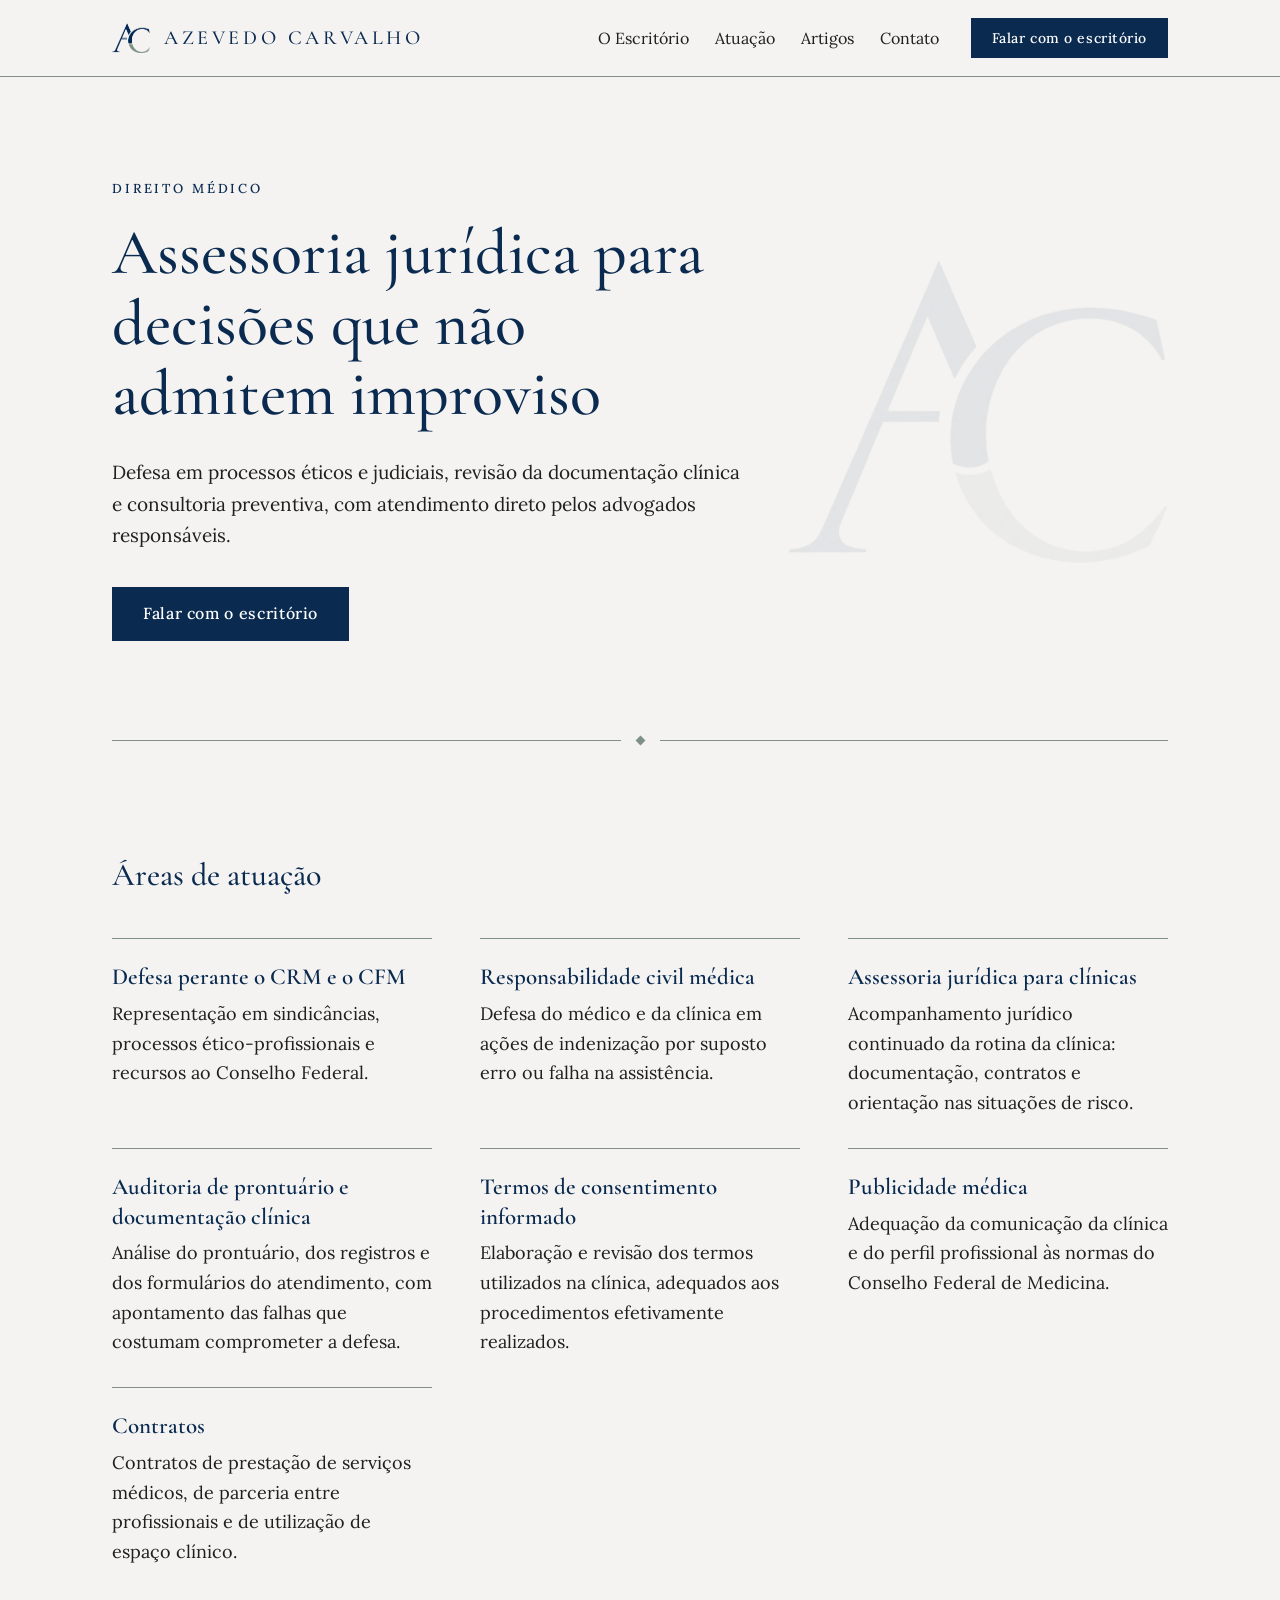
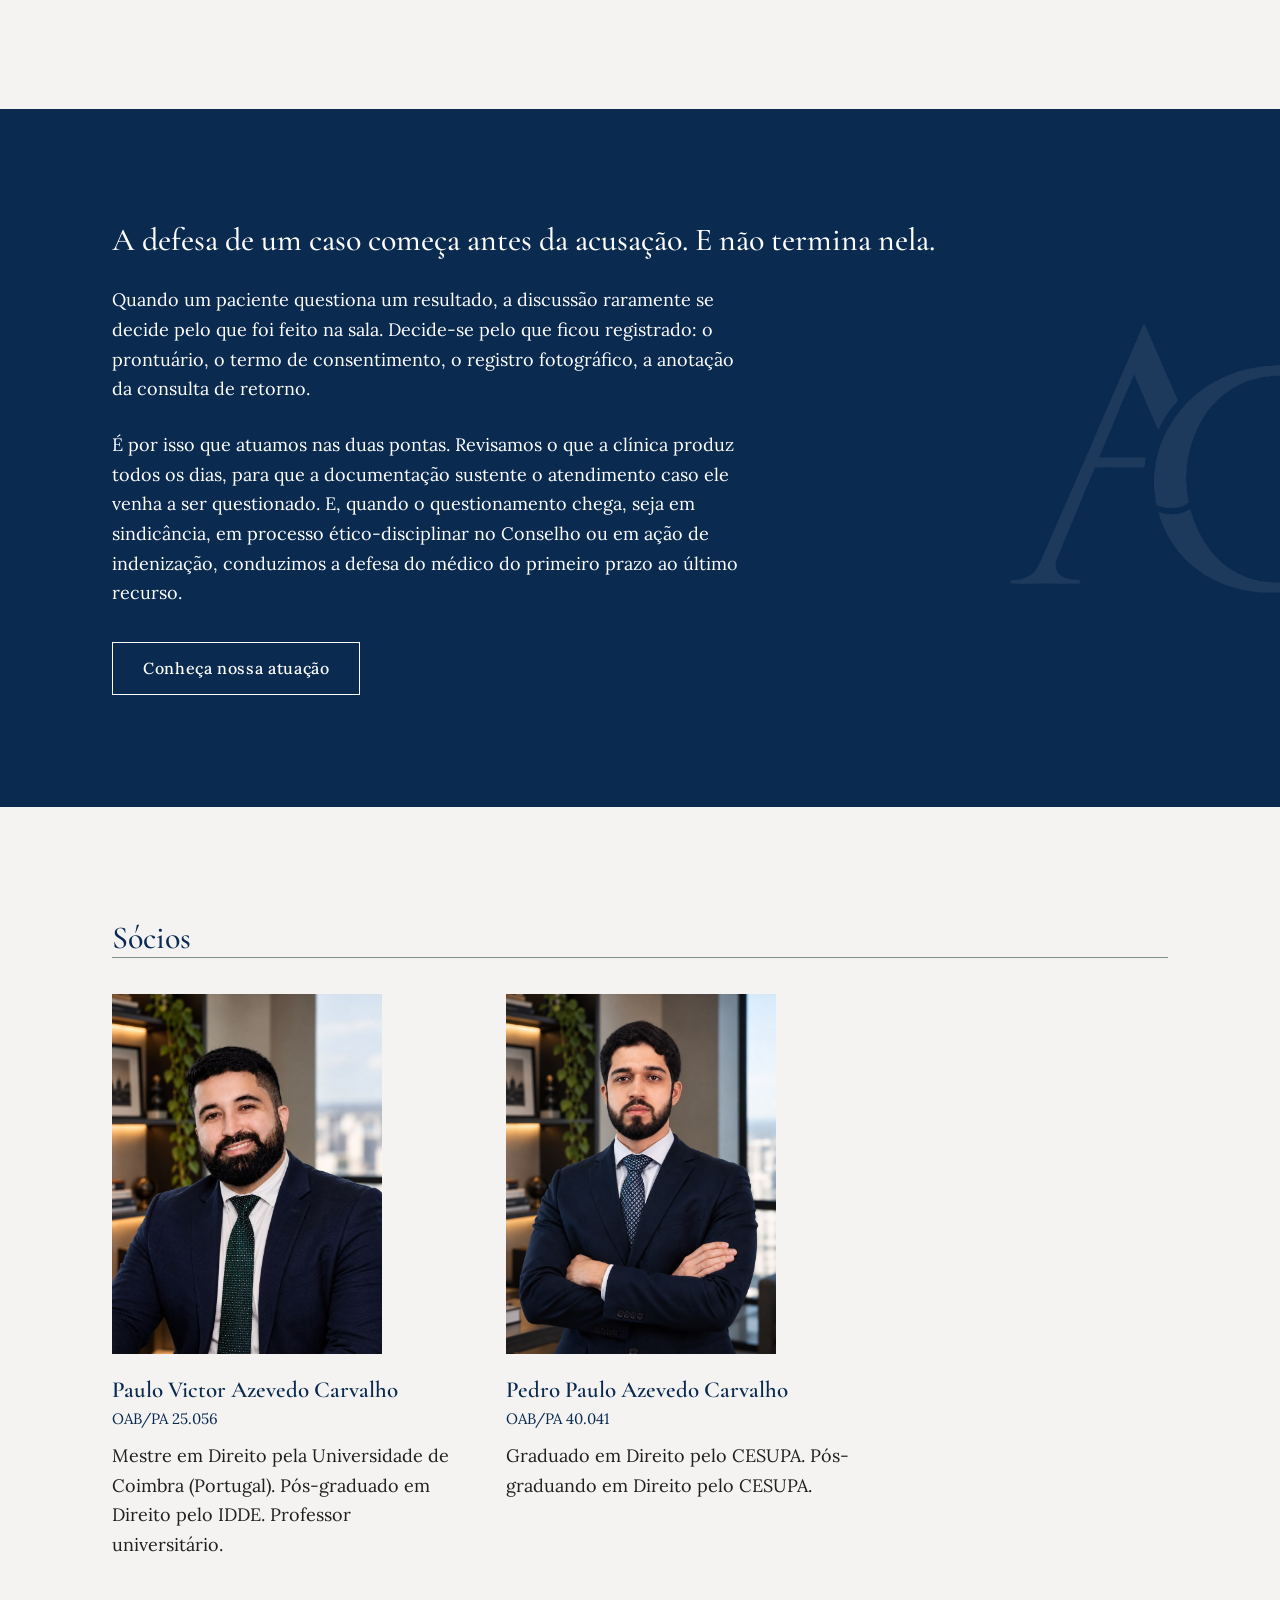
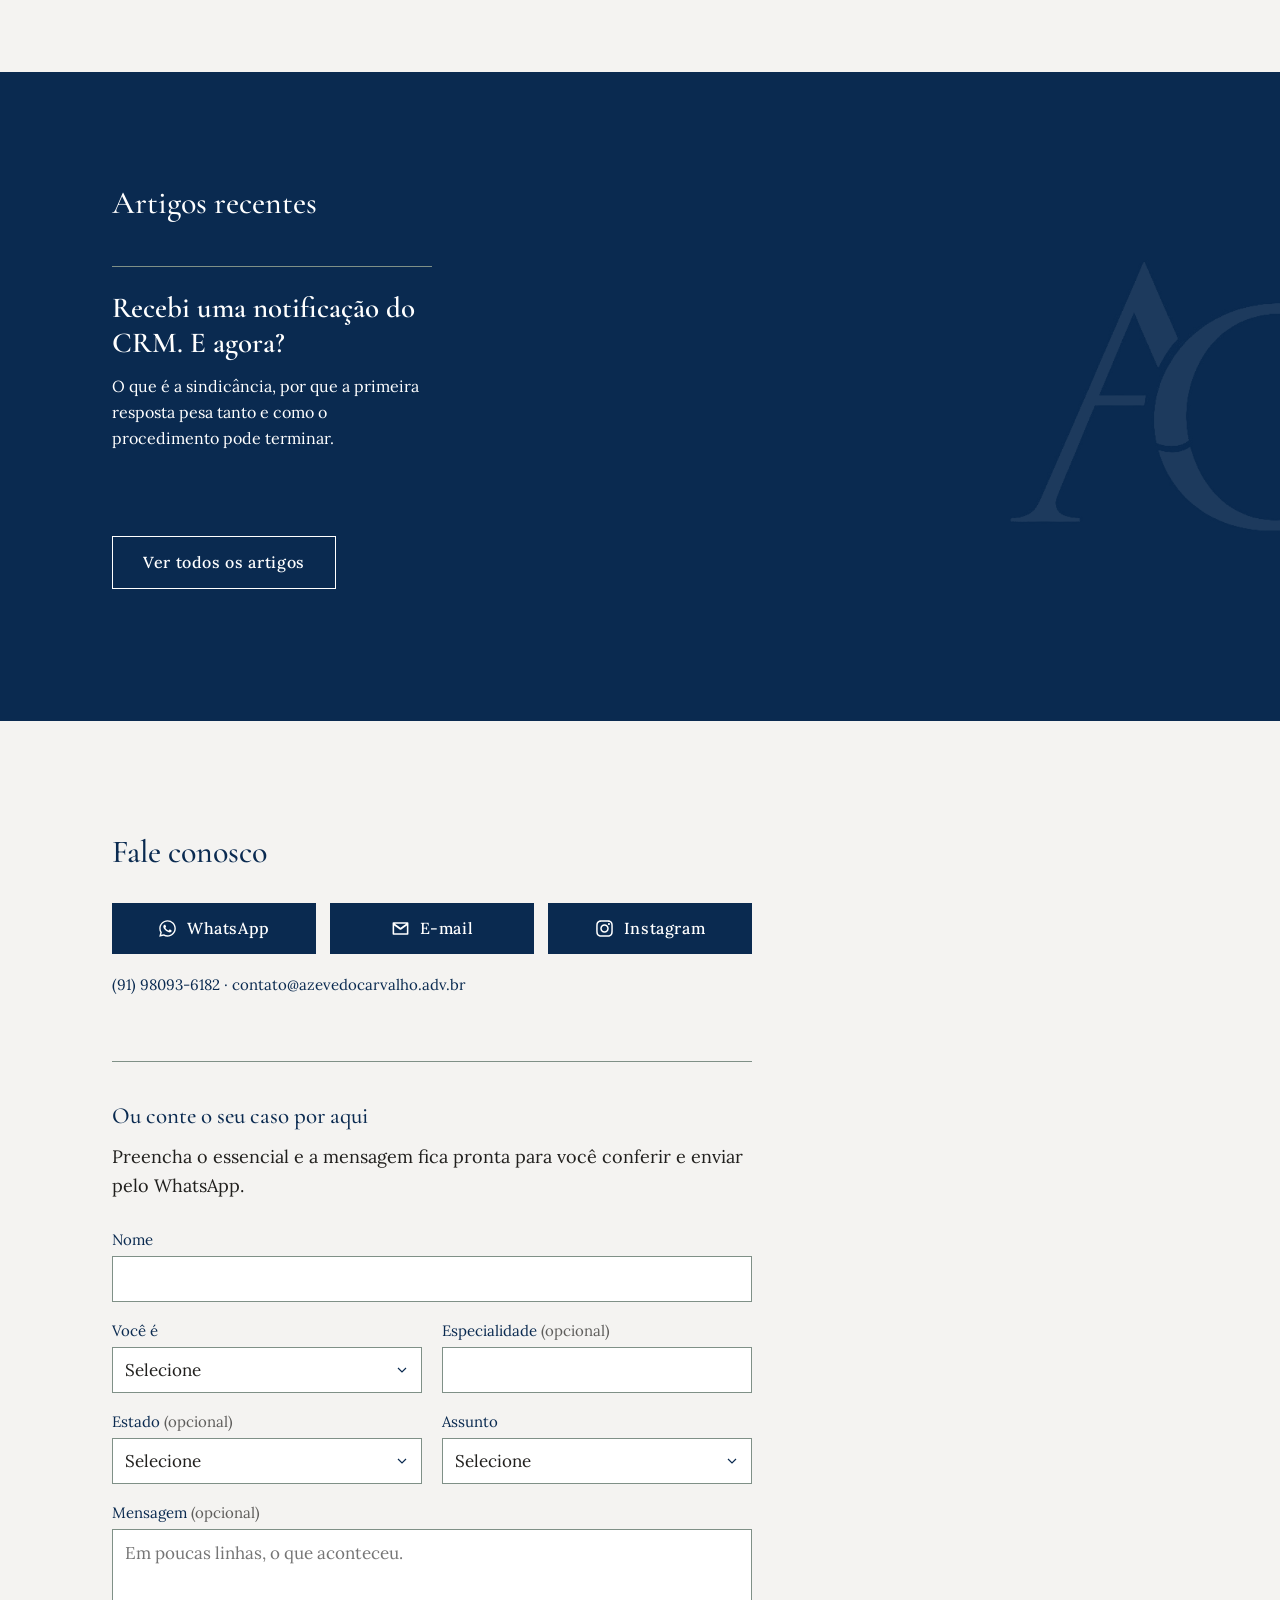
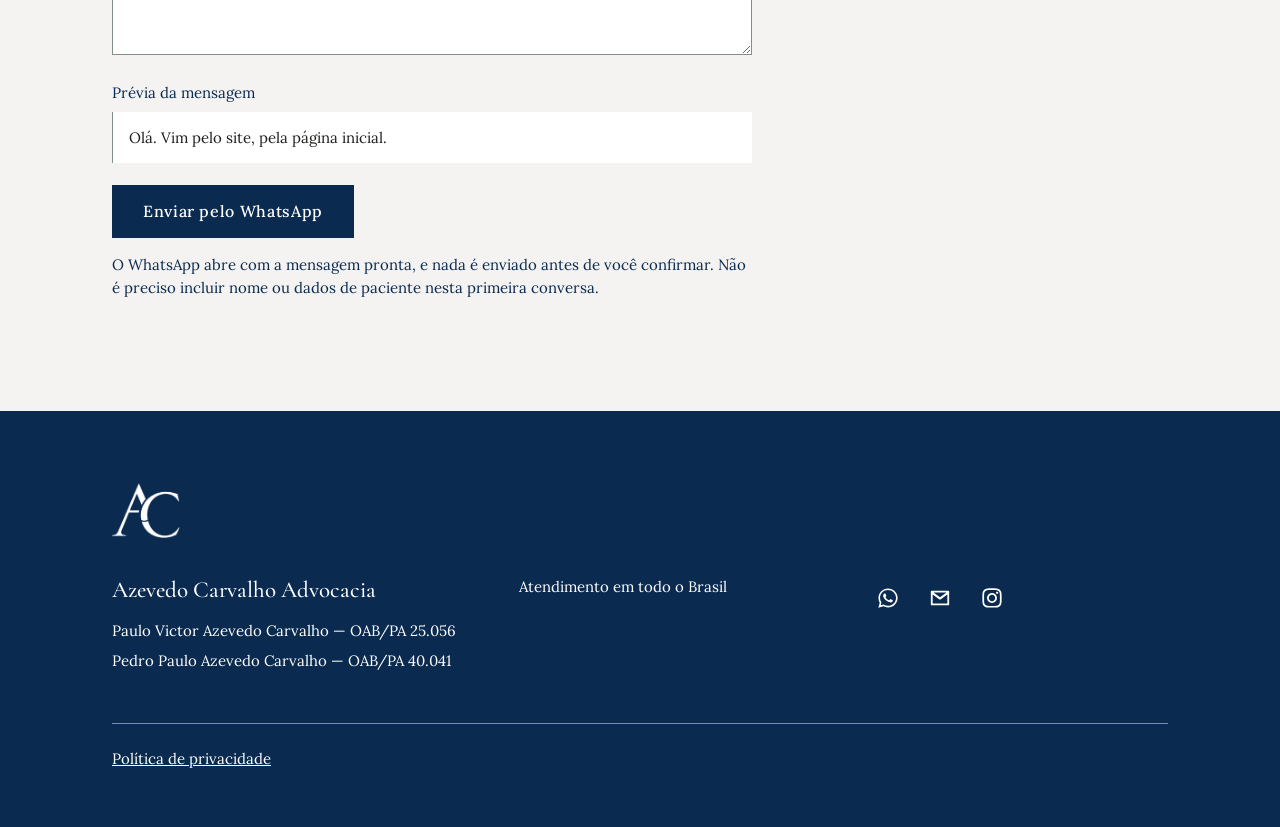
<file: index.html>
<!DOCTYPE html>
<html lang="pt-BR">
<head>
<meta charset="utf-8">
<meta name="viewport" content="width=device-width, initial-scale=1">
<title>Azevedo Carvalho Advocacia — direito médico</title>
<meta name="description" content="Defesa em processos éticos e judiciais, revisão da documentação clínica e consultoria preventiva para médicos e clínicas, com atendimento direto pelos advogados responsáveis.">
<link rel="canonical" href="https://azevedocarvalho.adv.br/">
<meta property="og:type" content="website">
<meta property="og:locale" content="pt_BR">
<meta property="og:site_name" content="Azevedo Carvalho Advocacia">
<meta property="og:title" content="Azevedo Carvalho Advocacia — direito médico">
<meta property="og:description" content="Defesa em processos éticos e judiciais, revisão da documentação clínica e consultoria preventiva para médicos e clínicas, com atendimento direto pelos advogados responsáveis.">
<meta property="og:url" content="https://azevedocarvalho.adv.br/">
<meta property="og:image" content="https://azevedocarvalho.adv.br/imagens/og-azevedo-carvalho.png">
<meta property="og:image:width" content="1200">
<meta property="og:image:height" content="630">
<meta property="og:image:alt" content="Azevedo Carvalho Advocacia">
<meta name="twitter:card" content="summary_large_image">
<link rel="icon" href="favicon-32.png" sizes="32x32" type="image/png">
<link rel="icon" href="favicon-192.png" sizes="192x192" type="image/png">
<link rel="apple-touch-icon" href="apple-touch-icon.png">
<link rel="preconnect" href="https://fonts.googleapis.com">
<link rel="preconnect" href="https://fonts.gstatic.com" crossorigin>
<link href="https://fonts.googleapis.com/css2?family=Cormorant+Garamond:wght@400;500;600&family=Lora:wght@400;500&display=swap" rel="stylesheet">
<link rel="stylesheet" href="css/estilo.css?v=2026112402">
</head>
<body>

<a class="pular" href="#principal">Ir para o conteúdo</a>

<header class="cabecalho">
  <div class="cabecalho__area">
    <a class="marca" href="./">
      <img src="imagens/monograma-600.png" alt="Monograma Azevedo Carvalho" width="38">
      <span class="marca__nome">Azevedo Carvalho</span>
    </a>

    <nav class="nav" aria-label="Navegação principal">
      <ul class="nav__lista">
        <li><a href="o-escritorio/">O Escritório</a></li>
        <li class="submenu">
          <button class="submenu__gatilho" type="button">Atuação</button>
          <ul class="submenu__painel">
            <li><a href="atuacao/processo-etico-disciplinar/">Processo ético-disciplinar</a></li>
            <li><a href="atuacao/responsabilidade-civil-medica/">Responsabilidade civil médica</a></li>
            <li><a href="atuacao/assessoria-para-clinicas/">Assessoria para clínicas</a></li>
            <li><a href="atuacao/auditoria-de-prontuario/">Auditoria de prontuário</a></li>
            <li><a href="atuacao/termo-de-consentimento/">Termo de consentimento</a></li>
            <li><a href="atuacao/publicidade-medica/">Publicidade médica</a></li>
            <li><a href="atuacao/contratos/">Contratos</a></li>
          </ul>
        </li>
        <li><a href="artigos/">Artigos</a></li>
        <li><a href="contato/">Contato</a></li>
      </ul>
    </nav>

    <a class="botao" href="https://wa.me/5591980936182?text=Ol%C3%A1.%20Vim%20pelo%20site%20e%20gostaria%20de%20falar%20com%20um%20advogado.">Falar com o escritório</a>

    <button class="abrir-menu" type="button" aria-expanded="false" aria-controls="painel">Menu</button>
  </div>
</header>

<div class="veu" data-aberto="nao"></div>

<div class="painel" id="painel" data-aberto="nao" aria-hidden="true">
  <div class="painel__topo">
    <button class="fechar-menu" type="button">Fechar</button>
  </div>
  <nav aria-label="Navegação do painel">
    <ul class="painel__lista">
      <li><a href="o-escritorio/">O Escritório</a></li>
      <li>
        <span class="painel__titulo">Atuação</span>
        <ul class="painel__sub">
          <li><a href="atuacao/processo-etico-disciplinar/">Processo ético-disciplinar</a></li>
          <li><a href="atuacao/responsabilidade-civil-medica/">Responsabilidade civil médica</a></li>
          <li><a href="atuacao/assessoria-para-clinicas/">Assessoria para clínicas</a></li>
          <li><a href="atuacao/auditoria-de-prontuario/">Auditoria de prontuário</a></li>
          <li><a href="atuacao/termo-de-consentimento/">Termo de consentimento</a></li>
          <li><a href="atuacao/publicidade-medica/">Publicidade médica</a></li>
          <li><a href="atuacao/contratos/">Contratos</a></li>
        </ul>
      </li>
      <li><a href="artigos/">Artigos</a></li>
      <li><a href="contato/">Contato</a></li>
    </ul>
  </nav>
  <a class="botao" href="https://wa.me/5591980936182?text=Ol%C3%A1.%20Vim%20pelo%20site%20e%20gostaria%20de%20falar%20com%20um%20advogado.">Falar com o escritório</a>
</div>

<main id="principal">

  <section class="hero">
    <div class="area hero__grade">
      <div class="hero__texto">
        <p class="kicker">Direito médico</p>
        <h1 class="display">Assessoria jurídica para decisões que não admitem improviso</h1>
        <p>Defesa em processos éticos e judiciais, revisão da documentação clínica e consultoria preventiva, com atendimento direto pelos advogados responsáveis.</p>
        <a class="botao" href="https://wa.me/5591980936182?text=Ol%C3%A1.%20Vim%20pelo%20site%20e%20gostaria%20de%20falar%20com%20um%20advogado.">Falar com o escritório</a>
      </div>
      <img class="hero__marca" src="imagens/monograma.png" alt="" aria-hidden="true">
    </div>
  </section>

  <div class="area"><div class="divisor" role="separator"><span></span></div></div>

  <section class="secao">
    <div class="area">
      <h2>Áreas de atuação</h2>
      <ul class="areas areas--grade">
        <li>
          <a href="atuacao/processo-etico-disciplinar/">
            <h3>Defesa perante o CRM e o CFM</h3>
            <p>Representação em sindicâncias, processos ético-profissionais e recursos ao Conselho Federal.</p>
          </a>
        </li>
        <li>
          <a href="atuacao/responsabilidade-civil-medica/">
            <h3>Responsabilidade civil médica</h3>
            <p>Defesa do médico e da clínica em ações de indenização por suposto erro ou falha na assistência.</p>
          </a>
        </li>
        <li>
          <a href="atuacao/assessoria-para-clinicas/">
            <h3>Assessoria jurídica para clínicas</h3>
            <p>Acompanhamento jurídico continuado da rotina da clínica: documentação, contratos e orientação nas situações de risco.</p>
          </a>
        </li>
        <li>
          <a href="atuacao/auditoria-de-prontuario/">
            <h3>Auditoria de prontuário e documentação clínica</h3>
            <p>Análise do prontuário, dos registros e dos formulários do atendimento, com apontamento das falhas que costumam comprometer a defesa.</p>
          </a>
        </li>
        <li>
          <a href="atuacao/termo-de-consentimento/">
            <h3>Termos de consentimento informado</h3>
            <p>Elaboração e revisão dos termos utilizados na clínica, adequados aos procedimentos efetivamente realizados.</p>
          </a>
        </li>
        <li>
          <a href="atuacao/publicidade-medica/">
            <h3>Publicidade médica</h3>
            <p>Adequação da comunicação da clínica e do perfil profissional às normas do Conselho Federal de Medicina.</p>
          </a>
        </li>
        <li>
          <a href="atuacao/contratos/">
            <h3>Contratos</h3>
            <p>Contratos de prestação de serviços médicos, de parceria entre profissionais e de utilização de espaço clínico.</p>
          </a>
        </li>
      </ul>
    </div>
  </section>

  <section class="escuro">
    <div class="area">
      <h2>A defesa de um caso começa antes da acusação. E não termina nela.</h2>
      <p>Quando um paciente questiona um resultado, a discussão raramente se decide pelo que foi feito na sala. Decide-se pelo que ficou registrado: o prontuário, o termo de consentimento, o registro fotográfico, a anotação da consulta de retorno.</p>
      <p>É por isso que atuamos nas duas pontas. Revisamos o que a clínica produz todos os dias, para que a documentação sustente o atendimento caso ele venha a ser questionado. E, quando o questionamento chega, seja em sindicância, em processo ético-disciplinar no Conselho ou em ação de indenização, conduzimos a defesa do médico do primeiro prazo ao último recurso.</p>
      <a class="botao botao--claro" href="o-escritorio/">Conheça nossa atuação</a>
    </div>
  </section>

  <section class="secao">
    <div class="area">
      <h2>Sócios</h2>
      <hr class="filete">
      <div class="advogados">
        <div class="advogado">
          <img src="imagens/paulo-victor.jpeg" alt="Paulo Victor Azevedo Carvalho" loading="lazy" width="854" height="1280">
          <h3>Paulo Victor Azevedo Carvalho</h3>
          <p class="oab">OAB/PA 25.056</p>
          <p>Mestre em Direito pela Universidade de Coimbra (Portugal). Pós-graduado em Direito pelo IDDE. Professor universitário.</p>
        </div>
        <div class="advogado">
          <img src="imagens/pedro-paulo.jpeg" alt="Pedro Paulo Azevedo Carvalho" loading="lazy" width="853" height="1280">
          <h3>Pedro Paulo Azevedo Carvalho</h3>
          <p class="oab">OAB/PA 40.041</p>
          <p>Graduado em Direito pelo CESUPA. Pós-graduando em Direito pelo CESUPA.</p>
        </div>
      </div>
    </div>
  </section>

  <section class="escuro">
    <div class="area">
      <h2>Artigos recentes</h2>
      <ul class="artigos-lista">
        <li>
          <a href="artigos/recebi-uma-notificacao-do-crm/">
            <h3>Recebi uma notificação do CRM. E agora?</h3>
            <p>O que é a sindicância, por que a primeira resposta pesa tanto e como o procedimento pode terminar.</p>
          </a>
        </li>
      </ul>
      <p class="escuro__rodape"><a class="botao botao--claro" href="artigos/">Ver todos os artigos</a></p>
    </div>
  </section>

  <section class="secao">
    <div class="area">
      <h2>Fale conosco</h2>
      <ul class="canais-botoes">
        <li><a class="botao botao--canal" href="https://wa.me/5591980936182?text=Ol%C3%A1.%20Vim%20pelo%20site%20e%20gostaria%20de%20falar%20com%20um%20advogado."><svg viewBox="0 0 448 512" aria-hidden="true" focusable="false"><path d="M380.9 97.1C339 55.1 283.2 32 223.9 32c-122.4 0-222 99.6-222 222 0 39.1 10.2 77.3 29.6 110.9L0 480l117.7-30.9c32.4 17.7 68.9 27 106.1 27h.1c122.3 0 224.1-99.6 224.1-222 0-59.3-25.2-115-67.1-157zm-157 341.6c-33.2 0-65.7-8.9-94-25.7l-6.7-4-69.8 18.3L72 359.2l-4.4-7c-18.5-29.4-28.2-63.3-28.2-98.2 0-101.7 82.8-184.5 184.6-184.5 49.3 0 95.6 19.2 130.4 54.1 34.8 34.9 56.2 81.2 56.1 130.5 0 101.8-84.9 184.6-186.6 184.6zm101.2-138.2c-5.5-2.8-32.8-16.2-37.9-18-5.1-1.9-8.8-2.8-12.5 2.8-3.7 5.6-14.3 18-17.6 21.8-3.2 3.7-6.5 4.2-12 1.4-32.6-16.3-54-29.1-75.5-66-5.7-9.8 5.7-9.1 16.3-30.3 1.8-3.7.9-6.9-.5-9.7-1.4-2.8-12.5-30.1-17.1-41.2-4.5-10.8-9.1-9.3-12.5-9.5-3.2-.2-6.9-.2-10.6-.2-3.7 0-9.7 1.4-14.8 6.9-5.1 5.6-19.4 19-19.4 46.3 0 27.3 19.9 53.7 22.6 57.4 2.8 3.7 39.1 59.7 94.8 83.8 35.2 15.2 49 16.5 66.6 13.9 10.7-1.6 32.8-13.4 37.4-26.4 4.6-13 4.6-24.1 3.2-26.4-1.3-2.5-5-3.9-10.5-6.6z"/></svg> WhatsApp</a></li>
        <li><a class="botao botao--canal" href="mailto:contato@azevedocarvalho.adv.br"><svg viewBox="0 0 24 24" aria-hidden="true" focusable="false"><path d="M3 4h18a1 1 0 0 1 1 1v14a1 1 0 0 1-1 1H3a1 1 0 0 1-1-1V5a1 1 0 0 1 1-1zm16.1 2H4.9L12 11.1 19.1 6zM20 8.2l-7.4 5.3a1 1 0 0 1-1.2 0L4 8.2V18h16V8.2z"/></svg> E-mail</a></li>
        <li><a class="botao botao--canal" href="https://www.instagram.com/azevedocarvalhoadv"><svg viewBox="0 0 448 512" aria-hidden="true" focusable="false"><path d="M224.1 141c-63.6 0-114.9 51.3-114.9 114.9s51.3 114.9 114.9 114.9S339 319.5 339 255.9 287.7 141 224.1 141zm0 189.6c-41.1 0-74.7-33.5-74.7-74.7s33.5-74.7 74.7-74.7 74.7 33.5 74.7 74.7-33.6 74.7-74.7 74.7zm146.4-194.3c0 14.9-12 26.8-26.8 26.8-14.9 0-26.8-12-26.8-26.8s12-26.8 26.8-26.8 26.8 12 26.8 26.8zm76.1 27.2c-1.7-35.9-9.9-67.7-36.2-93.9-26.2-26.2-58-34.4-93.9-36.2-37-2.1-147.9-2.1-184.9 0-35.8 1.7-67.6 9.9-93.9 36.1s-34.4 58-36.2 93.9c-2.1 37-2.1 147.9 0 184.9 1.7 35.9 9.9 67.7 36.2 93.9s58 34.4 93.9 36.2c37 2.1 147.9 2.1 184.9 0 35.9-1.7 67.7-9.9 93.9-36.2 26.2-26.2 34.4-58 36.2-93.9 2.1-37 2.1-147.8 0-184.8zM398.8 388c-7.8 19.6-22.9 34.7-42.6 42.6-29.5 11.7-99.5 9-132.1 9s-102.7 2.6-132.1-9c-19.6-7.8-34.7-22.9-42.6-42.6-11.7-29.5-9-99.5-9-132.1s-2.6-102.7 9-132.1c7.8-19.6 22.9-34.7 42.6-42.6 29.5-11.7 99.5-9 132.1-9s102.7-2.6 132.1 9c19.6 7.8 34.7 22.9 42.6 42.6 11.7 29.5 9 99.5 9 132.1s2.7 102.7-9 132.1z"/></svg> Instagram</a></li>
      </ul>
      <p class="canais-copia">(91) 98093-6182 &middot; contato@azevedocarvalho.adv.br</p>
      <div class="fale fale--home">
        <h3>Ou conte o seu caso por aqui</h3>
        <p>Preencha o essencial e a mensagem fica pronta para você conferir e enviar pelo WhatsApp.</p>
        <form class="form-contato" data-numero="5591980936182" data-origem="pela página inicial" novalidate>
          <div class="campos">
            <div class="campo campo--largo">
              <label for="fc-nome">Nome</label>
              <input id="fc-nome" name="nome" type="text" autocomplete="name" required>
            </div>
            <div class="campo">
              <label for="fc-perfil">Você é</label>
              <select id="fc-perfil" name="perfil" required><option value="">Selecione</option><option>Médico(a)</option><option>Clínica</option></select>
            </div>
            <div class="campo">
              <label for="fc-especialidade">Especialidade <span class="opcional">(opcional)</span></label>
              <input id="fc-especialidade" name="especialidade" type="text">
            </div>
            <div class="campo">
              <label for="fc-estado">Estado <span class="opcional">(opcional)</span></label>
              <select id="fc-estado" name="estado"><option value="">Selecione</option><option>AC</option><option>AL</option><option>AP</option><option>AM</option><option>BA</option><option>CE</option><option>DF</option><option>ES</option><option>GO</option><option>MA</option><option>MT</option><option>MS</option><option>MG</option><option>PA</option><option>PB</option><option>PR</option><option>PE</option><option>PI</option><option>RJ</option><option>RN</option><option>RS</option><option>RO</option><option>RR</option><option>SC</option><option>SP</option><option>SE</option><option>TO</option></select>
            </div>
            <div class="campo">
              <label for="fc-assunto">Assunto</label>
              <select id="fc-assunto" name="assunto" required><option value="">Selecione</option><option>Notificação do CRM</option><option>Ação judicial</option><option>Documentação e termos de consentimento</option><option>Publicidade médica</option><option>Assessoria para clínica</option><option>Contratos</option><option>Outro</option></select>
            </div>
            <div class="campo campo--data" hidden>
              <label for="fc-data">Data em que recebeu a notificação</label>
              <input id="fc-data" name="data" type="date">
            </div>
            <div class="campo campo--largo">
              <label for="fc-mensagem">Mensagem <span class="opcional">(opcional)</span></label>
              <textarea id="fc-mensagem" name="mensagem" rows="4" maxlength="600" placeholder="Em poucas linhas, o que aconteceu."></textarea>
            </div>
          </div>
          <p class="previa-rotulo">Prévia da mensagem</p>
          <pre class="previa-texto" aria-live="polite"></pre>
          <button class="botao" type="submit">Enviar pelo WhatsApp</button>
          <p class="form-nota">O WhatsApp abre com a mensagem pronta, e nada é enviado antes de você confirmar. Não é preciso incluir nome ou dados de paciente nesta primeira conversa.</p>
        </form>
      </div>
    </div>
  </section>

</main>

<footer class="rodape">
  <div class="area">
    <img class="rodape__marca" src="imagens/monograma-branco-600.png" alt="" aria-hidden="true" width="68" loading="lazy">
    <div class="rodape__grade">
      <div>
        <p class="rodape__nome">Azevedo Carvalho Advocacia</p>
        <ul>
          <li>Paulo Victor Azevedo Carvalho — OAB/PA 25.056</li>
          <li>Pedro Paulo Azevedo Carvalho — OAB/PA 40.041</li>
        </ul>
      </div>
      <div>
        <p>Atendimento em todo o Brasil</p>
      </div>
      <div>
        <ul class="rodape__icones">
          <li><a href="https://wa.me/5591980936182?text=Ol%C3%A1.%20Vim%20pelo%20site%20e%20gostaria%20de%20falar%20com%20um%20advogado." aria-label="WhatsApp: (91) 98093-6182"><svg viewBox="0 0 448 512" aria-hidden="true" focusable="false"><path d="M380.9 97.1C339 55.1 283.2 32 223.9 32c-122.4 0-222 99.6-222 222 0 39.1 10.2 77.3 29.6 110.9L0 480l117.7-30.9c32.4 17.7 68.9 27 106.1 27h.1c122.3 0 224.1-99.6 224.1-222 0-59.3-25.2-115-67.1-157zm-157 341.6c-33.2 0-65.7-8.9-94-25.7l-6.7-4-69.8 18.3L72 359.2l-4.4-7c-18.5-29.4-28.2-63.3-28.2-98.2 0-101.7 82.8-184.5 184.6-184.5 49.3 0 95.6 19.2 130.4 54.1 34.8 34.9 56.2 81.2 56.1 130.5 0 101.8-84.9 184.6-186.6 184.6zm101.2-138.2c-5.5-2.8-32.8-16.2-37.9-18-5.1-1.9-8.8-2.8-12.5 2.8-3.7 5.6-14.3 18-17.6 21.8-3.2 3.7-6.5 4.2-12 1.4-32.6-16.3-54-29.1-75.5-66-5.7-9.8 5.7-9.1 16.3-30.3 1.8-3.7.9-6.9-.5-9.7-1.4-2.8-12.5-30.1-17.1-41.2-4.5-10.8-9.1-9.3-12.5-9.5-3.2-.2-6.9-.2-10.6-.2-3.7 0-9.7 1.4-14.8 6.9-5.1 5.6-19.4 19-19.4 46.3 0 27.3 19.9 53.7 22.6 57.4 2.8 3.7 39.1 59.7 94.8 83.8 35.2 15.2 49 16.5 66.6 13.9 10.7-1.6 32.8-13.4 37.4-26.4 4.6-13 4.6-24.1 3.2-26.4-1.3-2.5-5-3.9-10.5-6.6z"/></svg></a></li>
          <li><a href="mailto:contato@azevedocarvalho.adv.br" aria-label="E-mail: contato@azevedocarvalho.adv.br"><svg viewBox="0 0 24 24" aria-hidden="true" focusable="false"><path d="M3 4h18a1 1 0 0 1 1 1v14a1 1 0 0 1-1 1H3a1 1 0 0 1-1-1V5a1 1 0 0 1 1-1zm16.1 2H4.9L12 11.1 19.1 6zM20 8.2l-7.4 5.3a1 1 0 0 1-1.2 0L4 8.2V18h16V8.2z"/></svg></a></li>
          <li><a href="https://www.instagram.com/azevedocarvalhoadv" aria-label="Instagram: @azevedocarvalhoadv"><svg viewBox="0 0 448 512" aria-hidden="true" focusable="false"><path d="M224.1 141c-63.6 0-114.9 51.3-114.9 114.9s51.3 114.9 114.9 114.9S339 319.5 339 255.9 287.7 141 224.1 141zm0 189.6c-41.1 0-74.7-33.5-74.7-74.7s33.5-74.7 74.7-74.7 74.7 33.5 74.7 74.7-33.6 74.7-74.7 74.7zm146.4-194.3c0 14.9-12 26.8-26.8 26.8-14.9 0-26.8-12-26.8-26.8s12-26.8 26.8-26.8 26.8 12 26.8 26.8zm76.1 27.2c-1.7-35.9-9.9-67.7-36.2-93.9-26.2-26.2-58-34.4-93.9-36.2-37-2.1-147.9-2.1-184.9 0-35.8 1.7-67.6 9.9-93.9 36.1s-34.4 58-36.2 93.9c-2.1 37-2.1 147.9 0 184.9 1.7 35.9 9.9 67.7 36.2 93.9s58 34.4 93.9 36.2c37 2.1 147.9 2.1 184.9 0 35.9-1.7 67.7-9.9 93.9-36.2 26.2-26.2 34.4-58 36.2-93.9 2.1-37 2.1-147.8 0-184.8zM398.8 388c-7.8 19.6-22.9 34.7-42.6 42.6-29.5 11.7-99.5 9-132.1 9s-102.7 2.6-132.1-9c-19.6-7.8-34.7-22.9-42.6-42.6-11.7-29.5-9-99.5-9-132.1s-2.6-102.7 9-132.1c7.8-19.6 22.9-34.7 42.6-42.6 29.5-11.7 99.5-9 132.1-9s102.7-2.6 132.1 9c19.6 7.8 34.7 22.9 42.6 42.6 11.7 29.5 9 99.5 9 132.1s2.7 102.7-9 132.1z"/></svg></a></li>
        </ul>
      </div>
    </div>
    <div class="rodape__base">
      <a href="politica-de-privacidade/">Política de privacidade</a>
    </div>
  </div>
</footer>

<a class="zap-fixo" href="https://wa.me/5591980936182?text=Ol%C3%A1.%20Vim%20pelo%20site%20e%20gostaria%20de%20falar%20com%20um%20advogado." aria-label="Falar com o escritório" title="Falar com o escritório">
  <svg viewBox="0 0 448 512" aria-hidden="true" focusable="false"><path d="M380.9 97.1C339 55.1 283.2 32 223.9 32c-122.4 0-222 99.6-222 222 0 39.1 10.2 77.3 29.6 110.9L0 480l117.7-30.9c32.4 17.7 68.9 27 106.1 27h.1c122.3 0 224.1-99.6 224.1-222 0-59.3-25.2-115-67.1-157zm-157 341.6c-33.2 0-65.7-8.9-94-25.7l-6.7-4-69.8 18.3L72 359.2l-4.4-7c-18.5-29.4-28.2-63.3-28.2-98.2 0-101.7 82.8-184.5 184.6-184.5 49.3 0 95.6 19.2 130.4 54.1 34.8 34.9 56.2 81.2 56.1 130.5 0 101.8-84.9 184.6-186.6 184.6zm101.2-138.2c-5.5-2.8-32.8-16.2-37.9-18-5.1-1.9-8.8-2.8-12.5 2.8-3.7 5.6-14.3 18-17.6 21.8-3.2 3.7-6.5 4.2-12 1.4-32.6-16.3-54-29.1-75.5-66-5.7-9.8 5.7-9.1 16.3-30.3 1.8-3.7.9-6.9-.5-9.7-1.4-2.8-12.5-30.1-17.1-41.2-4.5-10.8-9.1-9.3-12.5-9.5-3.2-.2-6.9-.2-10.6-.2-3.7 0-9.7 1.4-14.8 6.9-5.1 5.6-19.4 19-19.4 46.3 0 27.3 19.9 53.7 22.6 57.4 2.8 3.7 39.1 59.7 94.8 83.8 35.2 15.2 49 16.5 66.6 13.9 10.7-1.6 32.8-13.4 37.4-26.4 4.6-13 4.6-24.1 3.2-26.4-1.3-2.5-5-3.9-10.5-6.6z"/></svg>
</a>

<script type="application/ld+json">
{
  "@context": "https://schema.org",
  "@graph": [
    {
      "@type": "LegalService",
      "@id": "https://azevedocarvalho.adv.br/#escritorio",
      "name": "Azevedo Carvalho Advocacia",
      "url": "https://azevedocarvalho.adv.br/",
      "logo": "https://azevedocarvalho.adv.br/imagens/monograma-600.png",
      "image": "https://azevedocarvalho.adv.br/imagens/og-azevedo-carvalho.png",
      "description": "Defesa em processos éticos e judiciais, revisão da documentação clínica e consultoria preventiva para médicos e clínicas.",
      "telephone": "+55-91-98093-6182",
      "email": "contato@azevedocarvalho.adv.br",
      "address": {
        "@type": "PostalAddress",
        "addressLocality": "Belém",
        "addressRegion": "PA",
        "addressCountry": "BR"
      },
      "areaServed": {
        "@type": "Country",
        "name": "Brasil"
      },
      "knowsAbout": [
        "Direito médico",
        "Sindicância no Conselho Regional de Medicina",
        "Processo ético-profissional",
        "Responsabilidade civil médica",
        "Prontuário médico",
        "Termo de consentimento informado",
        "Publicidade médica"
      ],
      "founder": [
        {
          "@id": "https://azevedocarvalho.adv.br/#paulo-victor"
        },
        {
          "@id": "https://azevedocarvalho.adv.br/#pedro-paulo"
        }
      ],
      "sameAs": [
        "https://www.instagram.com/azevedocarvalhoadv"
      ]
    },
    {
      "@type": "WebSite",
      "@id": "https://azevedocarvalho.adv.br/#site",
      "url": "https://azevedocarvalho.adv.br/",
      "name": "Azevedo Carvalho Advocacia",
      "inLanguage": "pt-BR",
      "publisher": {
        "@id": "https://azevedocarvalho.adv.br/#escritorio"
      }
    },
    {
      "@type": "WebPage",
      "@id": "https://azevedocarvalho.adv.br/#pagina",
      "url": "https://azevedocarvalho.adv.br/",
      "name": "Azevedo Carvalho Advocacia — direito médico",
      "description": "Defesa em processos éticos e judiciais, revisão da documentação clínica e consultoria preventiva para médicos e clínicas, com atendimento direto pelos advogados responsáveis.",
      "inLanguage": "pt-BR",
      "isPartOf": {
        "@id": "https://azevedocarvalho.adv.br/#site"
      },
      "publisher": {
        "@id": "https://azevedocarvalho.adv.br/#escritorio"
      },
      "about": {
        "@id": "https://azevedocarvalho.adv.br/#escritorio"
      }
    },
    {
      "@type": "Person",
      "@id": "https://azevedocarvalho.adv.br/#paulo-victor",
      "name": "Paulo Victor Azevedo Carvalho",
      "jobTitle": "Advogado e sócio",
      "identifier": {
        "@type": "PropertyValue",
        "propertyID": "OAB/PA",
        "value": "25.056"
      },
      "image": "https://azevedocarvalho.adv.br/imagens/paulo-victor.jpeg",
      "url": "https://azevedocarvalho.adv.br/o-escritorio/",
      "alumniOf": [
        {
          "@type": "CollegeOrUniversity",
          "name": "Centro Universitário do Pará (CESUPA)"
        },
        {
          "@type": "CollegeOrUniversity",
          "name": "Universidade de Coimbra"
        },
        {
          "@type": "EducationalOrganization",
          "name": "IDDE"
        }
      ],
      "worksFor": {
        "@id": "https://azevedocarvalho.adv.br/#escritorio"
      }
    },
    {
      "@type": "Person",
      "@id": "https://azevedocarvalho.adv.br/#pedro-paulo",
      "name": "Pedro Paulo Azevedo Carvalho",
      "jobTitle": "Advogado e sócio",
      "identifier": {
        "@type": "PropertyValue",
        "propertyID": "OAB/PA",
        "value": "40.041"
      },
      "image": "https://azevedocarvalho.adv.br/imagens/pedro-paulo.jpeg",
      "url": "https://azevedocarvalho.adv.br/o-escritorio/",
      "alumniOf": [
        {
          "@type": "CollegeOrUniversity",
          "name": "Centro Universitário do Pará (CESUPA)"
        }
      ],
      "worksFor": {
        "@id": "https://azevedocarvalho.adv.br/#escritorio"
      }
    }
  ]
}
</script>

<script src="js/menu.js?v=2026112402"></script>

<script src="js/formulario.js?v=2026112402"></script>

</body>
</html>
</file>
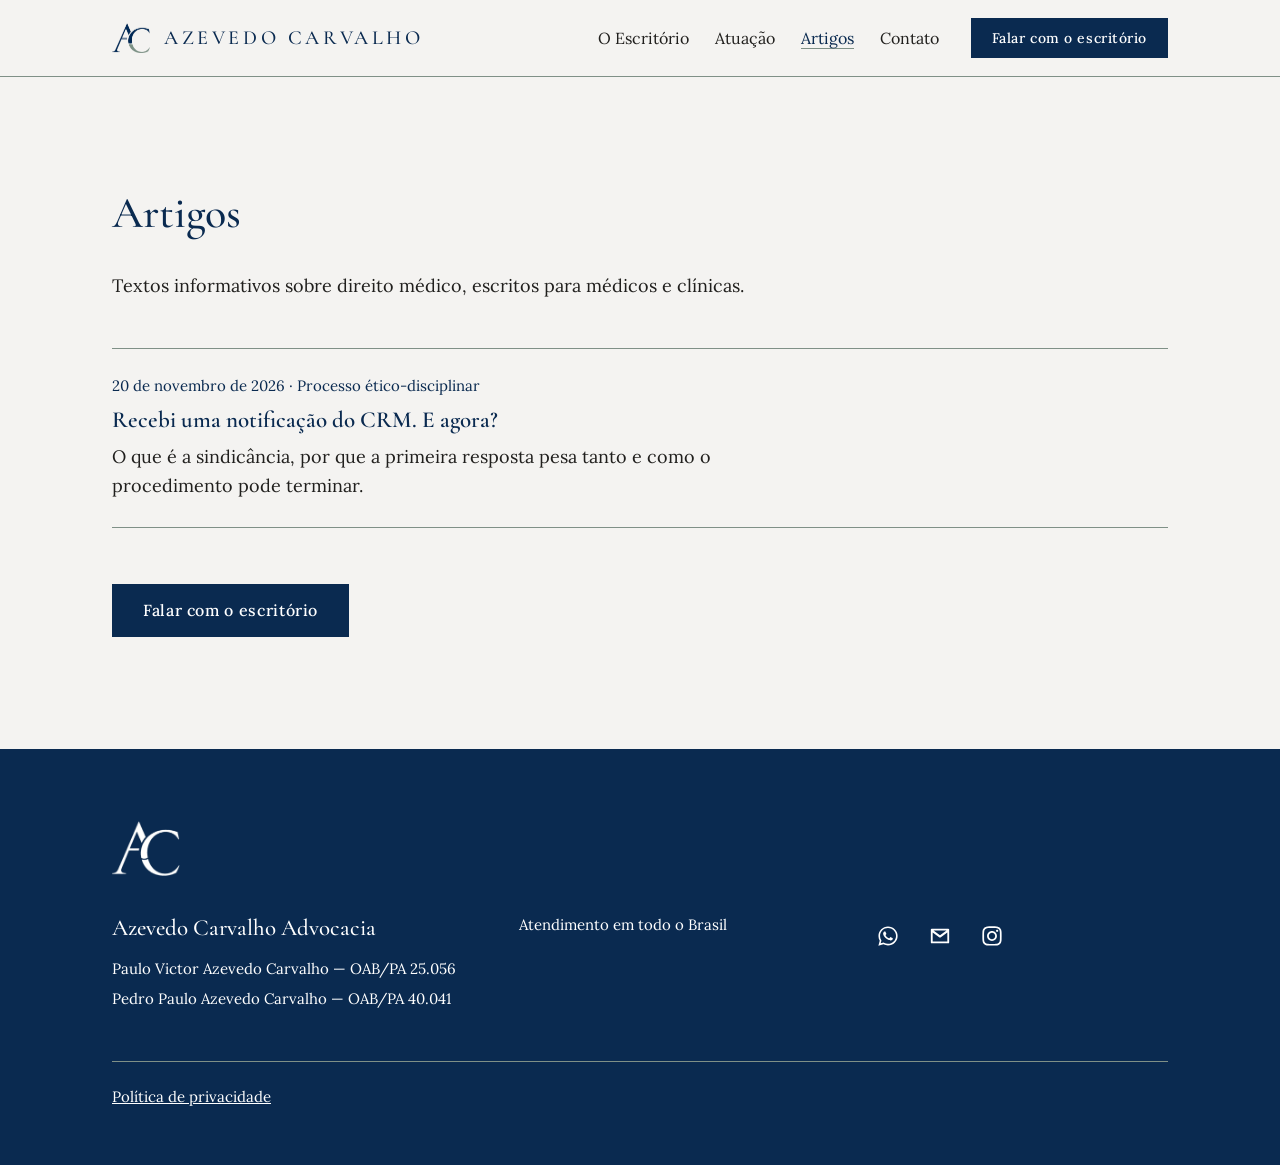
<file: artigos/index.html>
<!doctype html>
<html lang="pt-BR">
<head>
<meta charset="utf-8">
<meta name="viewport" content="width=device-width, initial-scale=1">
<title>Artigos — Azevedo Carvalho Advocacia</title>
<meta name="description" content="Textos informativos sobre direito médico, escritos para médicos e clínicas.">
<link rel="canonical" href="https://azevedocarvalho.adv.br/artigos/">
<meta property="og:type" content="website">
<meta property="og:locale" content="pt_BR">
<meta property="og:site_name" content="Azevedo Carvalho Advocacia">
<meta property="og:title" content="Artigos">
<meta property="og:description" content="Textos informativos sobre direito médico, escritos para médicos e clínicas.">
<meta property="og:url" content="https://azevedocarvalho.adv.br/artigos/">
<meta property="og:image" content="https://azevedocarvalho.adv.br/imagens/og-azevedo-carvalho.png">
<meta property="og:image:width" content="1200">
<meta property="og:image:height" content="630">
<meta property="og:image:alt" content="Azevedo Carvalho Advocacia">
<meta name="twitter:card" content="summary_large_image">
<link rel="icon" href="../favicon-32.png" sizes="32x32" type="image/png">
<link rel="icon" href="../favicon-192.png" sizes="192x192" type="image/png">
<link rel="apple-touch-icon" href="../apple-touch-icon.png">
<link rel="preconnect" href="https://fonts.googleapis.com">
<link rel="preconnect" href="https://fonts.gstatic.com" crossorigin>
<link href="https://fonts.googleapis.com/css2?family=Cormorant+Garamond:wght@400;500;600&amp;family=Lora:wght@400;500&amp;display=swap" rel="stylesheet">
<link rel="stylesheet" href="../css/estilo.css?v=2026112402">
</head>
<body>

<a class="pular" href="#principal">Ir para o conteúdo</a>

<header class="cabecalho">
  <div class="cabecalho__area">
    <a class="marca" href="../">
      <img src="../imagens/monograma-600.png" alt="Monograma Azevedo Carvalho" width="38">
      <span class="marca__nome">Azevedo Carvalho</span>
    </a>

    <nav class="nav" aria-label="Navegação principal">
      <ul class="nav__lista">
        <li><a href="../o-escritorio/">O Escritório</a></li>
        <li class="submenu">
          <button class="submenu__gatilho" type="button">Atuação</button>
          <ul class="submenu__painel">
            <li><a href="../atuacao/processo-etico-disciplinar/">Processo ético-disciplinar</a></li>
            <li><a href="../atuacao/responsabilidade-civil-medica/">Responsabilidade civil médica</a></li>
            <li><a href="../atuacao/assessoria-para-clinicas/">Assessoria para clínicas</a></li>
            <li><a href="../atuacao/auditoria-de-prontuario/">Auditoria de prontuário</a></li>
            <li><a href="../atuacao/termo-de-consentimento/">Termo de consentimento</a></li>
            <li><a href="../atuacao/publicidade-medica/">Publicidade médica</a></li>
            <li><a href="../atuacao/contratos/">Contratos</a></li>
          </ul>
        </li>
        <li><a href="./" aria-current="page">Artigos</a></li>
        <li><a href="../contato/">Contato</a></li>
      </ul>
    </nav>

    <a class="botao" href="https://wa.me/5591980936182?text=Ol%C3%A1.%20Vim%20pelo%20site%2C%20pela%20p%C3%A1gina%20de%20artigos%2C%20e%20gostaria%20de%20falar%20com%20um%20advogado.">Falar com o escritório</a>

    <button class="abrir-menu" type="button" aria-expanded="false" aria-controls="painel">Menu</button>
  </div>
</header>

<div class="veu" data-aberto="nao"></div>

<div class="painel" id="painel" data-aberto="nao" aria-hidden="true">
  <div class="painel__topo">
    <button class="fechar-menu" type="button">Fechar</button>
  </div>
  <nav aria-label="Navegação do painel">
    <ul class="painel__lista">
      <li><a href="../o-escritorio/">O Escritório</a></li>
      <li>
        <span class="painel__titulo">Atuação</span>
        <ul class="painel__sub">
          <li><a href="../atuacao/processo-etico-disciplinar/">Processo ético-disciplinar</a></li>
          <li><a href="../atuacao/responsabilidade-civil-medica/">Responsabilidade civil médica</a></li>
          <li><a href="../atuacao/assessoria-para-clinicas/">Assessoria para clínicas</a></li>
          <li><a href="../atuacao/auditoria-de-prontuario/">Auditoria de prontuário</a></li>
          <li><a href="../atuacao/termo-de-consentimento/">Termo de consentimento</a></li>
          <li><a href="../atuacao/publicidade-medica/">Publicidade médica</a></li>
          <li><a href="../atuacao/contratos/">Contratos</a></li>
        </ul>
      </li>
      <li><a href="./" aria-current="page">Artigos</a></li>
      <li><a href="../contato/">Contato</a></li>
    </ul>
  </nav>
  <a class="botao" href="https://wa.me/5591980936182?text=Ol%C3%A1.%20Vim%20pelo%20site%2C%20pela%20p%C3%A1gina%20de%20artigos%2C%20e%20gostaria%20de%20falar%20com%20um%20advogado.">Falar com o escritório</a>
</div>

<main id="principal">

  <section class="secao">
    <div class="area">
      <div class="prosa">
        <h1>Artigos</h1>
        <p style="margin-top:32px">Textos informativos sobre direito médico, escritos para médicos e clínicas.</p>
      </div>

      <ul class="areas" style="margin-top:48px">
        <li>
          <a href="recebi-uma-notificacao-do-crm/">
            <p class="legenda" style="margin-bottom:8px"><time datetime="2026-11-20">20 de novembro de 2026</time> · Processo ético-disciplinar</p>
            <h3>Recebi uma notificação do CRM. E agora?</h3>
            <p>O que é a sindicância, por que a primeira resposta pesa tanto e como o procedimento pode terminar.</p>
          </a>
        </li>
      </ul>
      <a class="botao botao--fim" href="https://wa.me/5591980936182?text=Ol%C3%A1.%20Vim%20pelo%20site%2C%20pela%20p%C3%A1gina%20de%20artigos%2C%20e%20gostaria%20de%20falar%20com%20um%20advogado.">Falar com o escritório</a>
    </div>
  </section>

</main>

<footer class="rodape">
  <div class="area">
    <img class="rodape__marca" src="../imagens/monograma-branco-600.png" alt="" aria-hidden="true" width="68" loading="lazy">
    <div class="rodape__grade">
      <div>
        <p class="rodape__nome">Azevedo Carvalho Advocacia</p>
        <ul>
          <li>Paulo Victor Azevedo Carvalho — OAB/PA 25.056</li>
          <li>Pedro Paulo Azevedo Carvalho — OAB/PA 40.041</li>
        </ul>
      </div>
      <div>
        <p>Atendimento em todo o Brasil</p>
      </div>
      <div>
        <ul class="rodape__icones">
          <li><a href="https://wa.me/5591980936182?text=Ol%C3%A1.%20Vim%20pelo%20site%2C%20pela%20p%C3%A1gina%20de%20artigos%2C%20e%20gostaria%20de%20falar%20com%20um%20advogado." aria-label="WhatsApp: (91) 98093-6182"><svg viewBox="0 0 448 512" aria-hidden="true" focusable="false"><path d="M380.9 97.1C339 55.1 283.2 32 223.9 32c-122.4 0-222 99.6-222 222 0 39.1 10.2 77.3 29.6 110.9L0 480l117.7-30.9c32.4 17.7 68.9 27 106.1 27h.1c122.3 0 224.1-99.6 224.1-222 0-59.3-25.2-115-67.1-157zm-157 341.6c-33.2 0-65.7-8.9-94-25.7l-6.7-4-69.8 18.3L72 359.2l-4.4-7c-18.5-29.4-28.2-63.3-28.2-98.2 0-101.7 82.8-184.5 184.6-184.5 49.3 0 95.6 19.2 130.4 54.1 34.8 34.9 56.2 81.2 56.1 130.5 0 101.8-84.9 184.6-186.6 184.6zm101.2-138.2c-5.5-2.8-32.8-16.2-37.9-18-5.1-1.9-8.8-2.8-12.5 2.8-3.7 5.6-14.3 18-17.6 21.8-3.2 3.7-6.5 4.2-12 1.4-32.6-16.3-54-29.1-75.5-66-5.7-9.8 5.7-9.1 16.3-30.3 1.8-3.7.9-6.9-.5-9.7-1.4-2.8-12.5-30.1-17.1-41.2-4.5-10.8-9.1-9.3-12.5-9.5-3.2-.2-6.9-.2-10.6-.2-3.7 0-9.7 1.4-14.8 6.9-5.1 5.6-19.4 19-19.4 46.3 0 27.3 19.9 53.7 22.6 57.4 2.8 3.7 39.1 59.7 94.8 83.8 35.2 15.2 49 16.5 66.6 13.9 10.7-1.6 32.8-13.4 37.4-26.4 4.6-13 4.6-24.1 3.2-26.4-1.3-2.5-5-3.9-10.5-6.6z"/></svg></a></li>
          <li><a href="mailto:contato@azevedocarvalho.adv.br" aria-label="E-mail: contato@azevedocarvalho.adv.br"><svg viewBox="0 0 24 24" aria-hidden="true" focusable="false"><path d="M3 4h18a1 1 0 0 1 1 1v14a1 1 0 0 1-1 1H3a1 1 0 0 1-1-1V5a1 1 0 0 1 1-1zm16.1 2H4.9L12 11.1 19.1 6zM20 8.2l-7.4 5.3a1 1 0 0 1-1.2 0L4 8.2V18h16V8.2z"/></svg></a></li>
          <li><a href="https://www.instagram.com/azevedocarvalhoadv" aria-label="Instagram: @azevedocarvalhoadv"><svg viewBox="0 0 448 512" aria-hidden="true" focusable="false"><path d="M224.1 141c-63.6 0-114.9 51.3-114.9 114.9s51.3 114.9 114.9 114.9S339 319.5 339 255.9 287.7 141 224.1 141zm0 189.6c-41.1 0-74.7-33.5-74.7-74.7s33.5-74.7 74.7-74.7 74.7 33.5 74.7 74.7-33.6 74.7-74.7 74.7zm146.4-194.3c0 14.9-12 26.8-26.8 26.8-14.9 0-26.8-12-26.8-26.8s12-26.8 26.8-26.8 26.8 12 26.8 26.8zm76.1 27.2c-1.7-35.9-9.9-67.7-36.2-93.9-26.2-26.2-58-34.4-93.9-36.2-37-2.1-147.9-2.1-184.9 0-35.8 1.7-67.6 9.9-93.9 36.1s-34.4 58-36.2 93.9c-2.1 37-2.1 147.9 0 184.9 1.7 35.9 9.9 67.7 36.2 93.9s58 34.4 93.9 36.2c37 2.1 147.9 2.1 184.9 0 35.9-1.7 67.7-9.9 93.9-36.2 26.2-26.2 34.4-58 36.2-93.9 2.1-37 2.1-147.8 0-184.8zM398.8 388c-7.8 19.6-22.9 34.7-42.6 42.6-29.5 11.7-99.5 9-132.1 9s-102.7 2.6-132.1-9c-19.6-7.8-34.7-22.9-42.6-42.6-11.7-29.5-9-99.5-9-132.1s-2.6-102.7 9-132.1c7.8-19.6 22.9-34.7 42.6-42.6 29.5-11.7 99.5-9 132.1-9s102.7-2.6 132.1 9c19.6 7.8 34.7 22.9 42.6 42.6 11.7 29.5 9 99.5 9 132.1s2.7 102.7-9 132.1z"/></svg></a></li>
        </ul>
      </div>
    </div>
    <div class="rodape__base">
      <a href="../politica-de-privacidade/">Política de privacidade</a>
    </div>
  </div>
</footer>

<a class="zap-fixo" href="https://wa.me/5591980936182?text=Ol%C3%A1.%20Vim%20pelo%20site%2C%20pela%20p%C3%A1gina%20de%20artigos%2C%20e%20gostaria%20de%20falar%20com%20um%20advogado." aria-label="Falar com o escritório" title="Falar com o escritório">
  <svg viewBox="0 0 448 512" aria-hidden="true" focusable="false"><path d="M380.9 97.1C339 55.1 283.2 32 223.9 32c-122.4 0-222 99.6-222 222 0 39.1 10.2 77.3 29.6 110.9L0 480l117.7-30.9c32.4 17.7 68.9 27 106.1 27h.1c122.3 0 224.1-99.6 224.1-222 0-59.3-25.2-115-67.1-157zm-157 341.6c-33.2 0-65.7-8.9-94-25.7l-6.7-4-69.8 18.3L72 359.2l-4.4-7c-18.5-29.4-28.2-63.3-28.2-98.2 0-101.7 82.8-184.5 184.6-184.5 49.3 0 95.6 19.2 130.4 54.1 34.8 34.9 56.2 81.2 56.1 130.5 0 101.8-84.9 184.6-186.6 184.6zm101.2-138.2c-5.5-2.8-32.8-16.2-37.9-18-5.1-1.9-8.8-2.8-12.5 2.8-3.7 5.6-14.3 18-17.6 21.8-3.2 3.7-6.5 4.2-12 1.4-32.6-16.3-54-29.1-75.5-66-5.7-9.8 5.7-9.1 16.3-30.3 1.8-3.7.9-6.9-.5-9.7-1.4-2.8-12.5-30.1-17.1-41.2-4.5-10.8-9.1-9.3-12.5-9.5-3.2-.2-6.9-.2-10.6-.2-3.7 0-9.7 1.4-14.8 6.9-5.1 5.6-19.4 19-19.4 46.3 0 27.3 19.9 53.7 22.6 57.4 2.8 3.7 39.1 59.7 94.8 83.8 35.2 15.2 49 16.5 66.6 13.9 10.7-1.6 32.8-13.4 37.4-26.4 4.6-13 4.6-24.1 3.2-26.4-1.3-2.5-5-3.9-10.5-6.6z"/></svg>
</a>

<script type="application/ld+json">
{
  "@context": "https://schema.org",
  "@graph": [
    {
      "@type": "LegalService",
      "@id": "https://azevedocarvalho.adv.br/#escritorio",
      "name": "Azevedo Carvalho Advocacia",
      "url": "https://azevedocarvalho.adv.br/",
      "logo": "https://azevedocarvalho.adv.br/imagens/monograma-600.png",
      "image": "https://azevedocarvalho.adv.br/imagens/og-azevedo-carvalho.png",
      "description": "Defesa em processos éticos e judiciais, revisão da documentação clínica e consultoria preventiva para médicos e clínicas.",
      "telephone": "+55-91-98093-6182",
      "email": "contato@azevedocarvalho.adv.br",
      "address": {
        "@type": "PostalAddress",
        "addressLocality": "Belém",
        "addressRegion": "PA",
        "addressCountry": "BR"
      },
      "areaServed": {
        "@type": "Country",
        "name": "Brasil"
      },
      "knowsAbout": [
        "Direito médico",
        "Sindicância no Conselho Regional de Medicina",
        "Processo ético-profissional",
        "Responsabilidade civil médica",
        "Prontuário médico",
        "Termo de consentimento informado",
        "Publicidade médica"
      ],
      "founder": [
        {
          "@id": "https://azevedocarvalho.adv.br/#paulo-victor"
        },
        {
          "@id": "https://azevedocarvalho.adv.br/#pedro-paulo"
        }
      ],
      "sameAs": [
        "https://www.instagram.com/azevedocarvalhoadv"
      ]
    },
    {
      "@type": "CollectionPage",
      "@id": "https://azevedocarvalho.adv.br/artigos/#pagina",
      "url": "https://azevedocarvalho.adv.br/artigos/",
      "name": "Artigos — Azevedo Carvalho Advocacia",
      "description": "Textos informativos sobre direito médico, escritos para médicos e clínicas.",
      "inLanguage": "pt-BR",
      "isPartOf": {
        "@id": "https://azevedocarvalho.adv.br/#site"
      },
      "publisher": {
        "@id": "https://azevedocarvalho.adv.br/#escritorio"
      },
      "breadcrumb": {
        "@type": "BreadcrumbList",
        "itemListElement": [
          {
            "@type": "ListItem",
            "position": 1,
            "name": "Início",
            "item": "https://azevedocarvalho.adv.br/"
          },
          {
            "@type": "ListItem",
            "position": 2,
            "name": "Artigos",
            "item": "https://azevedocarvalho.adv.br/artigos/"
          }
        ]
      }
    }
  ]
}
</script>

<script src="../js/menu.js?v=2026112402"></script>

</body>
</html>
</file>
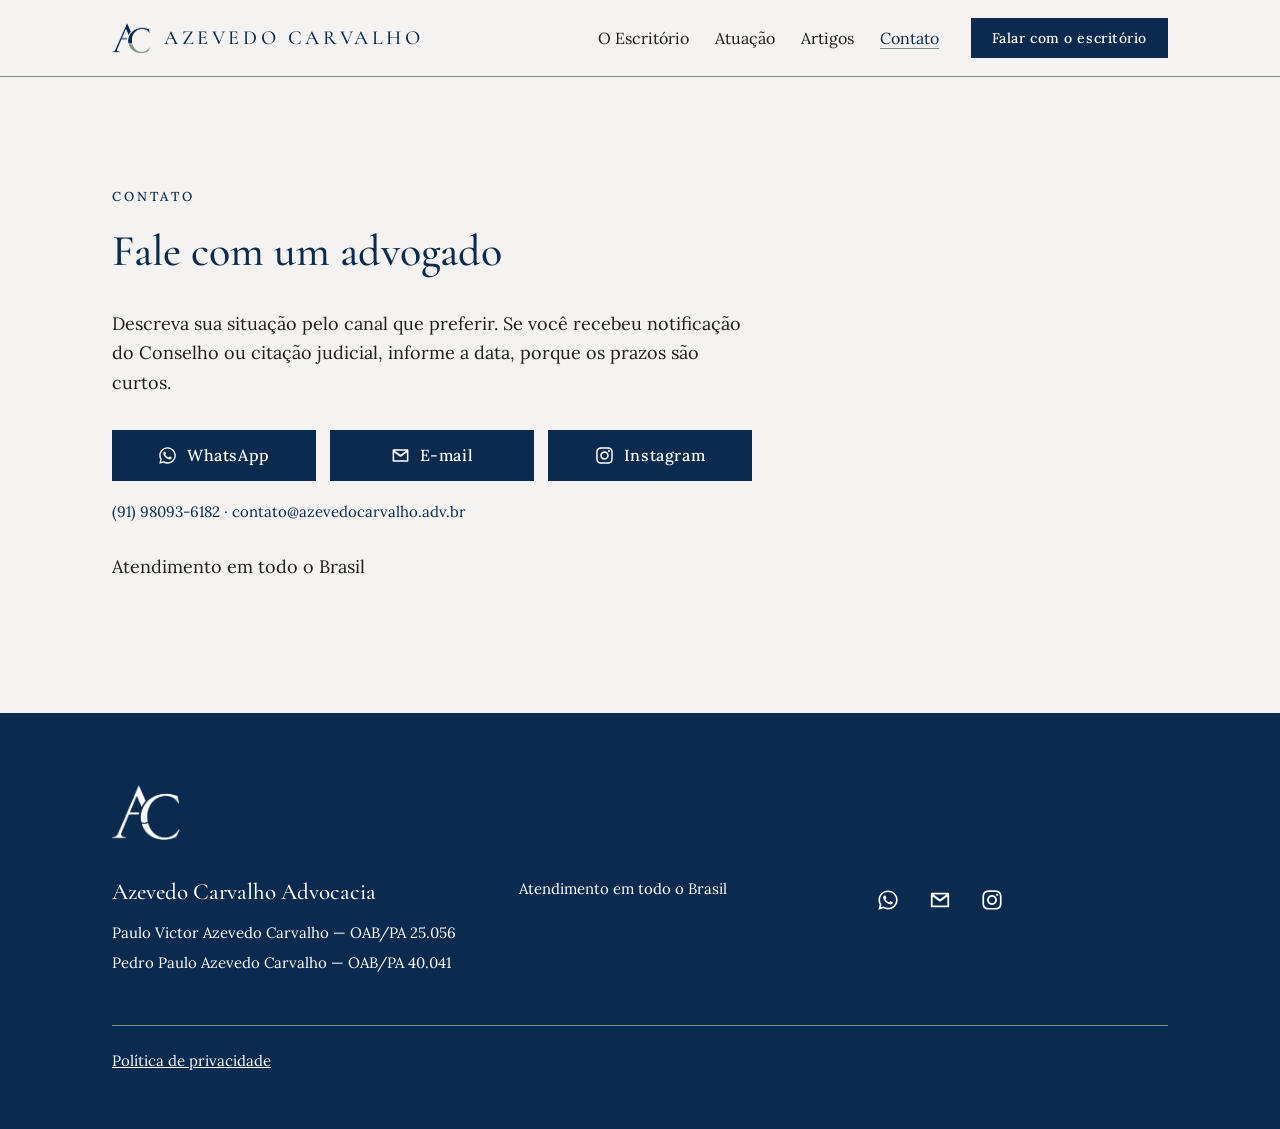
<file: contato/index.html>
<!DOCTYPE html>
<html lang="pt-BR">
<head>
<meta charset="utf-8">
<meta name="viewport" content="width=device-width, initial-scale=1">
<title>Contato — Azevedo Carvalho Advocacia</title>
<meta name="description" content="Fale com um advogado por WhatsApp, e-mail ou Instagram. Se você recebeu notificação do Conselho ou citação judicial, informe a data, porque os prazos são curtos.">
<link rel="canonical" href="https://azevedocarvalho.adv.br/contato/">
<meta property="og:type" content="website">
<meta property="og:locale" content="pt_BR">
<meta property="og:site_name" content="Azevedo Carvalho Advocacia">
<meta property="og:title" content="Contato">
<meta property="og:description" content="Fale com um advogado por WhatsApp, e-mail ou Instagram. Se você recebeu notificação do Conselho ou citação judicial, informe a data, porque os prazos são curtos.">
<meta property="og:url" content="https://azevedocarvalho.adv.br/contato/">
<meta property="og:image" content="https://azevedocarvalho.adv.br/imagens/og-azevedo-carvalho.png">
<meta property="og:image:width" content="1200">
<meta property="og:image:height" content="630">
<meta property="og:image:alt" content="Azevedo Carvalho Advocacia">
<meta name="twitter:card" content="summary_large_image">
<link rel="icon" href="../favicon-32.png" sizes="32x32" type="image/png">
<link rel="icon" href="../favicon-192.png" sizes="192x192" type="image/png">
<link rel="apple-touch-icon" href="../apple-touch-icon.png">
<link rel="preconnect" href="https://fonts.googleapis.com">
<link rel="preconnect" href="https://fonts.gstatic.com" crossorigin>
<link href="https://fonts.googleapis.com/css2?family=Cormorant+Garamond:wght@400;500;600&family=Lora:wght@400;500&display=swap" rel="stylesheet">
<link rel="stylesheet" href="../css/estilo.css?v=2026112402">
</head>
<body>

<a class="pular" href="#principal">Ir para o conteúdo</a>

<header class="cabecalho">
  <div class="cabecalho__area">
    <a class="marca" href="../">
      <img src="../imagens/monograma-600.png" alt="Monograma Azevedo Carvalho" width="38">
      <span class="marca__nome">Azevedo Carvalho</span>
    </a>

    <nav class="nav" aria-label="Navegação principal">
      <ul class="nav__lista">
        <li><a href="../o-escritorio/">O Escritório</a></li>
        <li class="submenu">
          <button class="submenu__gatilho" type="button">Atuação</button>
          <ul class="submenu__painel">
            <li><a href="../atuacao/processo-etico-disciplinar/">Processo ético-disciplinar</a></li>
            <li><a href="../atuacao/responsabilidade-civil-medica/">Responsabilidade civil médica</a></li>
            <li><a href="../atuacao/assessoria-para-clinicas/">Assessoria para clínicas</a></li>
            <li><a href="../atuacao/auditoria-de-prontuario/">Auditoria de prontuário</a></li>
            <li><a href="../atuacao/termo-de-consentimento/">Termo de consentimento</a></li>
            <li><a href="../atuacao/publicidade-medica/">Publicidade médica</a></li>
            <li><a href="../atuacao/contratos/">Contratos</a></li>
          </ul>
        </li>
        <li><a href="../artigos/">Artigos</a></li>
        <li><a href="./" aria-current="page">Contato</a></li>
      </ul>
    </nav>

    <a class="botao" href="https://wa.me/5591980936182?text=Ol%C3%A1.%20Vim%20pelo%20site%2C%20pela%20p%C3%A1gina%20de%20contato%2C%20e%20gostaria%20de%20falar%20com%20um%20advogado.">Falar com o escritório</a>

    <button class="abrir-menu" type="button" aria-expanded="false" aria-controls="painel">Menu</button>
  </div>
</header>

<div class="veu" data-aberto="nao"></div>

<div class="painel" id="painel" data-aberto="nao" aria-hidden="true">
  <div class="painel__topo">
    <button class="fechar-menu" type="button">Fechar</button>
  </div>
  <nav aria-label="Navegação do painel">
    <ul class="painel__lista">
      <li><a href="../o-escritorio/">O Escritório</a></li>
      <li>
        <span class="painel__titulo">Atuação</span>
        <ul class="painel__sub">
          <li><a href="../atuacao/processo-etico-disciplinar/">Processo ético-disciplinar</a></li>
          <li><a href="../atuacao/responsabilidade-civil-medica/">Responsabilidade civil médica</a></li>
          <li><a href="../atuacao/assessoria-para-clinicas/">Assessoria para clínicas</a></li>
          <li><a href="../atuacao/auditoria-de-prontuario/">Auditoria de prontuário</a></li>
          <li><a href="../atuacao/termo-de-consentimento/">Termo de consentimento</a></li>
          <li><a href="../atuacao/publicidade-medica/">Publicidade médica</a></li>
          <li><a href="../atuacao/contratos/">Contratos</a></li>
        </ul>
      </li>
      <li><a href="../artigos/">Artigos</a></li>
      <li><a href="./" aria-current="page">Contato</a></li>
    </ul>
  </nav>
  <a class="botao" href="https://wa.me/5591980936182?text=Ol%C3%A1.%20Vim%20pelo%20site%2C%20pela%20p%C3%A1gina%20de%20contato%2C%20e%20gostaria%20de%20falar%20com%20um%20advogado.">Falar com o escritório</a>
</div>

<main id="principal">

  <section class="secao">
    <div class="area">
      <div class="prosa">
        <p class="kicker">Contato</p>
        <h1>Fale com um advogado</h1>
        <p style="margin-top:32px">Descreva sua situação pelo canal que preferir. Se você recebeu notificação do Conselho ou citação judicial, informe a data, porque os prazos são curtos.</p>
        <ul class="canais-botoes">
          <li><a class="botao botao--canal" href="https://wa.me/5591980936182?text=Ol%C3%A1.%20Vim%20pelo%20site%2C%20pela%20p%C3%A1gina%20de%20contato%2C%20e%20gostaria%20de%20falar%20com%20um%20advogado."><svg viewBox="0 0 448 512" aria-hidden="true" focusable="false"><path d="M380.9 97.1C339 55.1 283.2 32 223.9 32c-122.4 0-222 99.6-222 222 0 39.1 10.2 77.3 29.6 110.9L0 480l117.7-30.9c32.4 17.7 68.9 27 106.1 27h.1c122.3 0 224.1-99.6 224.1-222 0-59.3-25.2-115-67.1-157zm-157 341.6c-33.2 0-65.7-8.9-94-25.7l-6.7-4-69.8 18.3L72 359.2l-4.4-7c-18.5-29.4-28.2-63.3-28.2-98.2 0-101.7 82.8-184.5 184.6-184.5 49.3 0 95.6 19.2 130.4 54.1 34.8 34.9 56.2 81.2 56.1 130.5 0 101.8-84.9 184.6-186.6 184.6zm101.2-138.2c-5.5-2.8-32.8-16.2-37.9-18-5.1-1.9-8.8-2.8-12.5 2.8-3.7 5.6-14.3 18-17.6 21.8-3.2 3.7-6.5 4.2-12 1.4-32.6-16.3-54-29.1-75.5-66-5.7-9.8 5.7-9.1 16.3-30.3 1.8-3.7.9-6.9-.5-9.7-1.4-2.8-12.5-30.1-17.1-41.2-4.5-10.8-9.1-9.3-12.5-9.5-3.2-.2-6.9-.2-10.6-.2-3.7 0-9.7 1.4-14.8 6.9-5.1 5.6-19.4 19-19.4 46.3 0 27.3 19.9 53.7 22.6 57.4 2.8 3.7 39.1 59.7 94.8 83.8 35.2 15.2 49 16.5 66.6 13.9 10.7-1.6 32.8-13.4 37.4-26.4 4.6-13 4.6-24.1 3.2-26.4-1.3-2.5-5-3.9-10.5-6.6z"/></svg> WhatsApp</a></li>
          <li><a class="botao botao--canal" href="mailto:contato@azevedocarvalho.adv.br"><svg viewBox="0 0 24 24" aria-hidden="true" focusable="false"><path d="M3 4h18a1 1 0 0 1 1 1v14a1 1 0 0 1-1 1H3a1 1 0 0 1-1-1V5a1 1 0 0 1 1-1zm16.1 2H4.9L12 11.1 19.1 6zM20 8.2l-7.4 5.3a1 1 0 0 1-1.2 0L4 8.2V18h16V8.2z"/></svg> E-mail</a></li>
          <li><a class="botao botao--canal" href="https://www.instagram.com/azevedocarvalhoadv"><svg viewBox="0 0 448 512" aria-hidden="true" focusable="false"><path d="M224.1 141c-63.6 0-114.9 51.3-114.9 114.9s51.3 114.9 114.9 114.9S339 319.5 339 255.9 287.7 141 224.1 141zm0 189.6c-41.1 0-74.7-33.5-74.7-74.7s33.5-74.7 74.7-74.7 74.7 33.5 74.7 74.7-33.6 74.7-74.7 74.7zm146.4-194.3c0 14.9-12 26.8-26.8 26.8-14.9 0-26.8-12-26.8-26.8s12-26.8 26.8-26.8 26.8 12 26.8 26.8zm76.1 27.2c-1.7-35.9-9.9-67.7-36.2-93.9-26.2-26.2-58-34.4-93.9-36.2-37-2.1-147.9-2.1-184.9 0-35.8 1.7-67.6 9.9-93.9 36.1s-34.4 58-36.2 93.9c-2.1 37-2.1 147.9 0 184.9 1.7 35.9 9.9 67.7 36.2 93.9s58 34.4 93.9 36.2c37 2.1 147.9 2.1 184.9 0 35.9-1.7 67.7-9.9 93.9-36.2 26.2-26.2 34.4-58 36.2-93.9 2.1-37 2.1-147.8 0-184.8zM398.8 388c-7.8 19.6-22.9 34.7-42.6 42.6-29.5 11.7-99.5 9-132.1 9s-102.7 2.6-132.1-9c-19.6-7.8-34.7-22.9-42.6-42.6-11.7-29.5-9-99.5-9-132.1s-2.6-102.7 9-132.1c7.8-19.6 22.9-34.7 42.6-42.6 29.5-11.7 99.5-9 132.1-9s102.7-2.6 132.1 9c19.6 7.8 34.7 22.9 42.6 42.6 11.7 29.5 9 99.5 9 132.1s2.7 102.7-9 132.1z"/></svg> Instagram</a></li>
        </ul>
        <p class="canais-copia">(91) 98093-6182 &middot; contato@azevedocarvalho.adv.br</p>
        <p style="margin-top:28px">Atendimento em todo o Brasil</p>
      </div>
    </div>
  </section>

</main>

<footer class="rodape">
  <div class="area">
    <img class="rodape__marca" src="../imagens/monograma-branco-600.png" alt="" aria-hidden="true" width="68" loading="lazy">
    <div class="rodape__grade">
      <div>
        <p class="rodape__nome">Azevedo Carvalho Advocacia</p>
        <ul>
          <li>Paulo Victor Azevedo Carvalho — OAB/PA 25.056</li>
          <li>Pedro Paulo Azevedo Carvalho — OAB/PA 40.041</li>
        </ul>
      </div>
      <div>
        <p>Atendimento em todo o Brasil</p>
      </div>
      <div>
        <ul class="rodape__icones">
          <li><a href="https://wa.me/5591980936182?text=Ol%C3%A1.%20Vim%20pelo%20site%2C%20pela%20p%C3%A1gina%20de%20contato%2C%20e%20gostaria%20de%20falar%20com%20um%20advogado." aria-label="WhatsApp: (91) 98093-6182"><svg viewBox="0 0 448 512" aria-hidden="true" focusable="false"><path d="M380.9 97.1C339 55.1 283.2 32 223.9 32c-122.4 0-222 99.6-222 222 0 39.1 10.2 77.3 29.6 110.9L0 480l117.7-30.9c32.4 17.7 68.9 27 106.1 27h.1c122.3 0 224.1-99.6 224.1-222 0-59.3-25.2-115-67.1-157zm-157 341.6c-33.2 0-65.7-8.9-94-25.7l-6.7-4-69.8 18.3L72 359.2l-4.4-7c-18.5-29.4-28.2-63.3-28.2-98.2 0-101.7 82.8-184.5 184.6-184.5 49.3 0 95.6 19.2 130.4 54.1 34.8 34.9 56.2 81.2 56.1 130.5 0 101.8-84.9 184.6-186.6 184.6zm101.2-138.2c-5.5-2.8-32.8-16.2-37.9-18-5.1-1.9-8.8-2.8-12.5 2.8-3.7 5.6-14.3 18-17.6 21.8-3.2 3.7-6.5 4.2-12 1.4-32.6-16.3-54-29.1-75.5-66-5.7-9.8 5.7-9.1 16.3-30.3 1.8-3.7.9-6.9-.5-9.7-1.4-2.8-12.5-30.1-17.1-41.2-4.5-10.8-9.1-9.3-12.5-9.5-3.2-.2-6.9-.2-10.6-.2-3.7 0-9.7 1.4-14.8 6.9-5.1 5.6-19.4 19-19.4 46.3 0 27.3 19.9 53.7 22.6 57.4 2.8 3.7 39.1 59.7 94.8 83.8 35.2 15.2 49 16.5 66.6 13.9 10.7-1.6 32.8-13.4 37.4-26.4 4.6-13 4.6-24.1 3.2-26.4-1.3-2.5-5-3.9-10.5-6.6z"/></svg></a></li>
          <li><a href="mailto:contato@azevedocarvalho.adv.br" aria-label="E-mail: contato@azevedocarvalho.adv.br"><svg viewBox="0 0 24 24" aria-hidden="true" focusable="false"><path d="M3 4h18a1 1 0 0 1 1 1v14a1 1 0 0 1-1 1H3a1 1 0 0 1-1-1V5a1 1 0 0 1 1-1zm16.1 2H4.9L12 11.1 19.1 6zM20 8.2l-7.4 5.3a1 1 0 0 1-1.2 0L4 8.2V18h16V8.2z"/></svg></a></li>
          <li><a href="https://www.instagram.com/azevedocarvalhoadv" aria-label="Instagram: @azevedocarvalhoadv"><svg viewBox="0 0 448 512" aria-hidden="true" focusable="false"><path d="M224.1 141c-63.6 0-114.9 51.3-114.9 114.9s51.3 114.9 114.9 114.9S339 319.5 339 255.9 287.7 141 224.1 141zm0 189.6c-41.1 0-74.7-33.5-74.7-74.7s33.5-74.7 74.7-74.7 74.7 33.5 74.7 74.7-33.6 74.7-74.7 74.7zm146.4-194.3c0 14.9-12 26.8-26.8 26.8-14.9 0-26.8-12-26.8-26.8s12-26.8 26.8-26.8 26.8 12 26.8 26.8zm76.1 27.2c-1.7-35.9-9.9-67.7-36.2-93.9-26.2-26.2-58-34.4-93.9-36.2-37-2.1-147.9-2.1-184.9 0-35.8 1.7-67.6 9.9-93.9 36.1s-34.4 58-36.2 93.9c-2.1 37-2.1 147.9 0 184.9 1.7 35.9 9.9 67.7 36.2 93.9s58 34.4 93.9 36.2c37 2.1 147.9 2.1 184.9 0 35.9-1.7 67.7-9.9 93.9-36.2 26.2-26.2 34.4-58 36.2-93.9 2.1-37 2.1-147.8 0-184.8zM398.8 388c-7.8 19.6-22.9 34.7-42.6 42.6-29.5 11.7-99.5 9-132.1 9s-102.7 2.6-132.1-9c-19.6-7.8-34.7-22.9-42.6-42.6-11.7-29.5-9-99.5-9-132.1s-2.6-102.7 9-132.1c7.8-19.6 22.9-34.7 42.6-42.6 29.5-11.7 99.5-9 132.1-9s102.7-2.6 132.1 9c19.6 7.8 34.7 22.9 42.6 42.6 11.7 29.5 9 99.5 9 132.1s2.7 102.7-9 132.1z"/></svg></a></li>
        </ul>
      </div>
    </div>
    <div class="rodape__base">
      <a href="../politica-de-privacidade/">Política de privacidade</a>
    </div>
  </div>
</footer>

<a class="zap-fixo" href="https://wa.me/5591980936182?text=Ol%C3%A1.%20Vim%20pelo%20site%2C%20pela%20p%C3%A1gina%20de%20contato%2C%20e%20gostaria%20de%20falar%20com%20um%20advogado." aria-label="Falar com o escritório" title="Falar com o escritório">
  <svg viewBox="0 0 448 512" aria-hidden="true" focusable="false"><path d="M380.9 97.1C339 55.1 283.2 32 223.9 32c-122.4 0-222 99.6-222 222 0 39.1 10.2 77.3 29.6 110.9L0 480l117.7-30.9c32.4 17.7 68.9 27 106.1 27h.1c122.3 0 224.1-99.6 224.1-222 0-59.3-25.2-115-67.1-157zm-157 341.6c-33.2 0-65.7-8.9-94-25.7l-6.7-4-69.8 18.3L72 359.2l-4.4-7c-18.5-29.4-28.2-63.3-28.2-98.2 0-101.7 82.8-184.5 184.6-184.5 49.3 0 95.6 19.2 130.4 54.1 34.8 34.9 56.2 81.2 56.1 130.5 0 101.8-84.9 184.6-186.6 184.6zm101.2-138.2c-5.5-2.8-32.8-16.2-37.9-18-5.1-1.9-8.8-2.8-12.5 2.8-3.7 5.6-14.3 18-17.6 21.8-3.2 3.7-6.5 4.2-12 1.4-32.6-16.3-54-29.1-75.5-66-5.7-9.8 5.7-9.1 16.3-30.3 1.8-3.7.9-6.9-.5-9.7-1.4-2.8-12.5-30.1-17.1-41.2-4.5-10.8-9.1-9.3-12.5-9.5-3.2-.2-6.9-.2-10.6-.2-3.7 0-9.7 1.4-14.8 6.9-5.1 5.6-19.4 19-19.4 46.3 0 27.3 19.9 53.7 22.6 57.4 2.8 3.7 39.1 59.7 94.8 83.8 35.2 15.2 49 16.5 66.6 13.9 10.7-1.6 32.8-13.4 37.4-26.4 4.6-13 4.6-24.1 3.2-26.4-1.3-2.5-5-3.9-10.5-6.6z"/></svg>
</a>

<script type="application/ld+json">
{
  "@context": "https://schema.org",
  "@graph": [
    {
      "@type": "LegalService",
      "@id": "https://azevedocarvalho.adv.br/#escritorio",
      "name": "Azevedo Carvalho Advocacia",
      "url": "https://azevedocarvalho.adv.br/",
      "logo": "https://azevedocarvalho.adv.br/imagens/monograma-600.png",
      "image": "https://azevedocarvalho.adv.br/imagens/og-azevedo-carvalho.png",
      "description": "Defesa em processos éticos e judiciais, revisão da documentação clínica e consultoria preventiva para médicos e clínicas.",
      "telephone": "+55-91-98093-6182",
      "email": "contato@azevedocarvalho.adv.br",
      "address": {
        "@type": "PostalAddress",
        "addressLocality": "Belém",
        "addressRegion": "PA",
        "addressCountry": "BR"
      },
      "areaServed": {
        "@type": "Country",
        "name": "Brasil"
      },
      "knowsAbout": [
        "Direito médico",
        "Sindicância no Conselho Regional de Medicina",
        "Processo ético-profissional",
        "Responsabilidade civil médica",
        "Prontuário médico",
        "Termo de consentimento informado",
        "Publicidade médica"
      ],
      "founder": [
        {
          "@id": "https://azevedocarvalho.adv.br/#paulo-victor"
        },
        {
          "@id": "https://azevedocarvalho.adv.br/#pedro-paulo"
        }
      ],
      "sameAs": [
        "https://www.instagram.com/azevedocarvalhoadv"
      ]
    },
    {
      "@type": "ContactPage",
      "@id": "https://azevedocarvalho.adv.br/contato/#pagina",
      "url": "https://azevedocarvalho.adv.br/contato/",
      "name": "Contato — Azevedo Carvalho Advocacia",
      "description": "Fale com um advogado por WhatsApp, e-mail ou Instagram. Se você recebeu notificação do Conselho ou citação judicial, informe a data, porque os prazos são curtos.",
      "inLanguage": "pt-BR",
      "isPartOf": {
        "@id": "https://azevedocarvalho.adv.br/#site"
      },
      "publisher": {
        "@id": "https://azevedocarvalho.adv.br/#escritorio"
      },
      "about": {
        "@id": "https://azevedocarvalho.adv.br/#escritorio"
      },
      "breadcrumb": {
        "@type": "BreadcrumbList",
        "itemListElement": [
          {
            "@type": "ListItem",
            "position": 1,
            "name": "Início",
            "item": "https://azevedocarvalho.adv.br/"
          },
          {
            "@type": "ListItem",
            "position": 2,
            "name": "Contato",
            "item": "https://azevedocarvalho.adv.br/contato/"
          }
        ]
      }
    }
  ]
}
</script>

<script src="../js/menu.js?v=2026112402"></script>

</body>
</html>
</file>
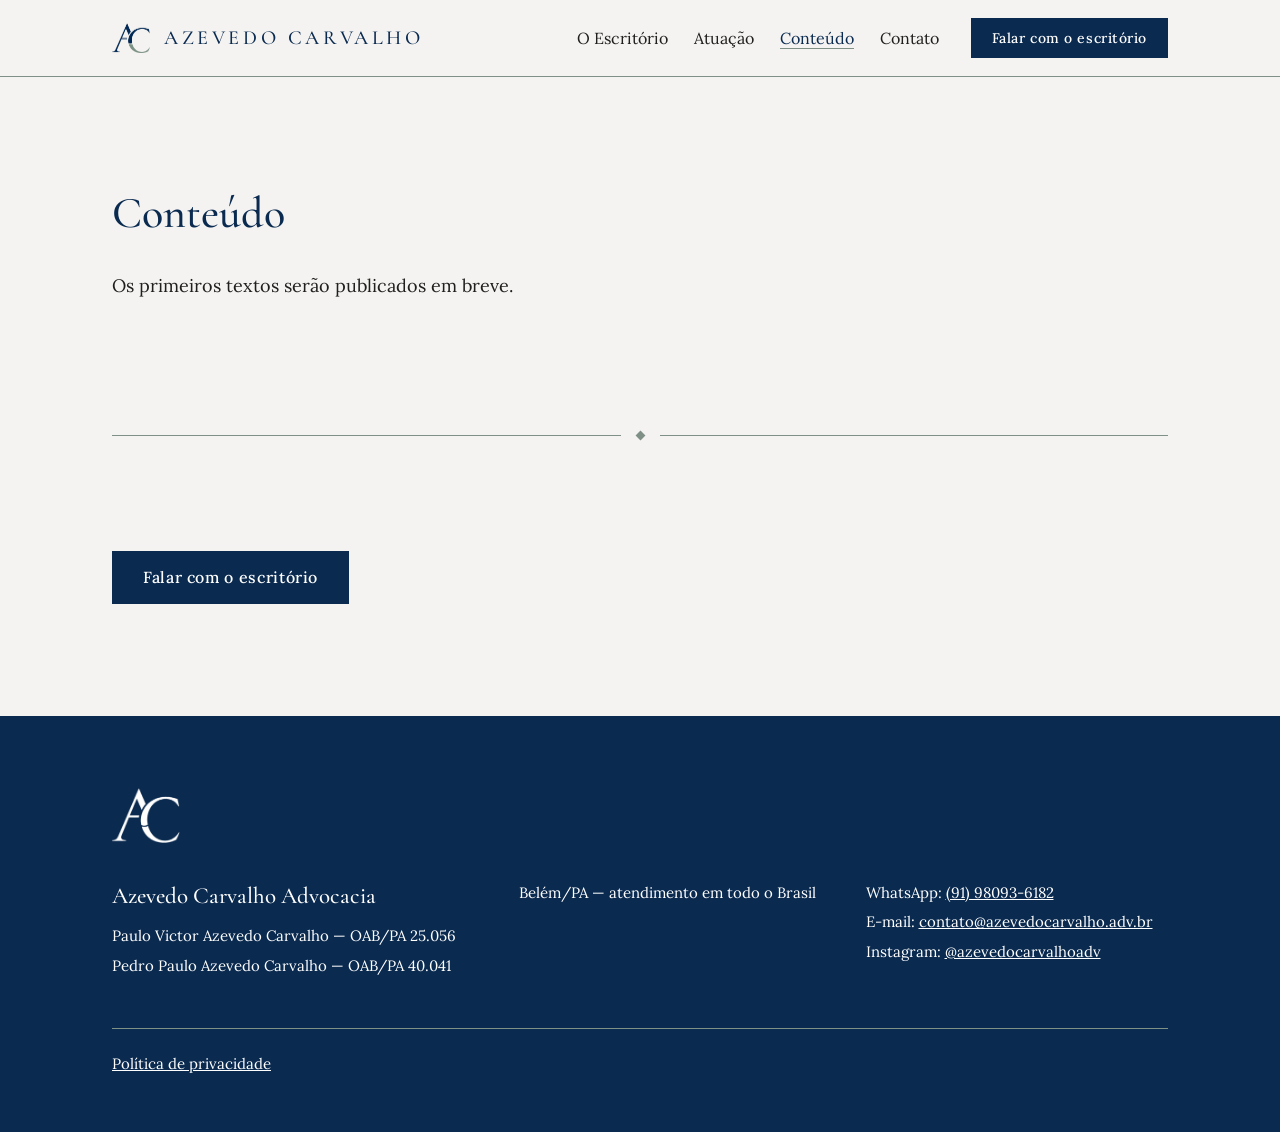
<file: conteudo/index.html>
<!DOCTYPE html>
<html lang="pt-BR">
<head>
<meta charset="utf-8">
<meta name="viewport" content="width=device-width, initial-scale=1">
<title>Conteúdo — Azevedo Carvalho Advocacia</title>
<meta name="description" content="Textos informativos sobre direito médico, escritos para médicos e clínicas. Os primeiros serão publicados em breve.">
<link rel="canonical" href="https://azevedocarvalho.adv.br/conteudo/">
<link rel="icon" href="../favicon-32.png" sizes="32x32" type="image/png">
<link rel="icon" href="../favicon-192.png" sizes="192x192" type="image/png">
<link rel="apple-touch-icon" href="../apple-touch-icon.png">
<link rel="preconnect" href="https://fonts.googleapis.com">
<link rel="preconnect" href="https://fonts.gstatic.com" crossorigin>
<link href="https://fonts.googleapis.com/css2?family=Cormorant+Garamond:wght@400;500;600&family=Lora:wght@400;500&display=swap" rel="stylesheet">
<link rel="stylesheet" href="../css/estilo.css">
</head>
<body>

<a class="pular" href="#principal">Ir para o conteúdo</a>

<header class="cabecalho">
  <div class="cabecalho__area">
    <a class="marca" href="../">
      <img src="../imagens/monograma-600.png" alt="Monograma Azevedo Carvalho" width="38">
      <span class="marca__nome">Azevedo Carvalho</span>
    </a>

    <nav class="nav" aria-label="Navegação principal">
      <ul class="nav__lista">
        <li><a href="../o-escritorio/">O Escritório</a></li>
        <li class="submenu">
          <button class="submenu__gatilho" type="button">Atuação</button>
          <ul class="submenu__painel">
            <li><a href="../atuacao/processo-etico-disciplinar/">Processo ético-disciplinar</a></li>
            <li><a href="../atuacao/responsabilidade-civil-medica/">Responsabilidade civil médica</a></li>
            <li><a href="../atuacao/assessoria-para-clinicas/">Assessoria para clínicas</a></li>
            <li><a href="../atuacao/auditoria-de-prontuario/">Auditoria de prontuário</a></li>
            <li><a href="../atuacao/termo-de-consentimento/">Termo de consentimento</a></li>
            <li><a href="../atuacao/publicidade-medica/">Publicidade médica</a></li>
            <li><a href="../atuacao/contratos/">Contratos</a></li>
          </ul>
        </li>
        <li><a href="./" aria-current="page">Conteúdo</a></li>
        <li><a href="../contato/">Contato</a></li>
      </ul>
    </nav>

    <a class="botao" href="https://wa.me/5591980936182?text=Ol%C3%A1.%20Vim%20pelo%20site%20e%20gostaria%20de%20falar%20com%20um%20advogado.">Falar com o escritório</a>

    <button class="abrir-menu" type="button" aria-expanded="false" aria-controls="painel">Menu</button>
  </div>
</header>

<div class="veu" data-aberto="nao"></div>

<div class="painel" id="painel" data-aberto="nao" aria-hidden="true">
  <div class="painel__topo">
    <button class="fechar-menu" type="button">Fechar</button>
  </div>
  <nav aria-label="Navegação do painel">
    <ul class="painel__lista">
      <li><a href="../o-escritorio/">O Escritório</a></li>
      <li>
        <span class="painel__titulo">Atuação</span>
        <ul class="painel__sub">
          <li><a href="../atuacao/processo-etico-disciplinar/">Processo ético-disciplinar</a></li>
          <li><a href="../atuacao/responsabilidade-civil-medica/">Responsabilidade civil médica</a></li>
          <li><a href="../atuacao/assessoria-para-clinicas/">Assessoria para clínicas</a></li>
          <li><a href="../atuacao/auditoria-de-prontuario/">Auditoria de prontuário</a></li>
          <li><a href="../atuacao/termo-de-consentimento/">Termo de consentimento</a></li>
          <li><a href="../atuacao/publicidade-medica/">Publicidade médica</a></li>
          <li><a href="../atuacao/contratos/">Contratos</a></li>
        </ul>
      </li>
      <li><a href="./" aria-current="page">Conteúdo</a></li>
      <li><a href="../contato/">Contato</a></li>
    </ul>
  </nav>
  <a class="botao" href="https://wa.me/5591980936182?text=Ol%C3%A1.%20Vim%20pelo%20site%20e%20gostaria%20de%20falar%20com%20um%20advogado.">Falar com o escritório</a>
</div>

<main id="principal">

  <section class="secao">
    <div class="area">
      <div class="prosa">
        <h1>Conteúdo</h1>
        <p style="margin-top:32px">Os primeiros textos serão publicados em breve.</p>
      </div>
    </div>
  </section>

  <div class="area"><div class="divisor" role="separator"><span></span></div></div>

  <section class="secao">
    <div class="area">
      <a class="botao" href="https://wa.me/5591980936182?text=Ol%C3%A1.%20Vim%20pelo%20site%20e%20gostaria%20de%20falar%20com%20um%20advogado.">Falar com o escritório</a>
    </div>
  </section>

</main>

<footer class="rodape">
  <div class="area">
    <img class="rodape__marca" src="../imagens/monograma-branco-600.png" alt="" aria-hidden="true" width="68" loading="lazy">
    <div class="rodape__grade">
      <div>
        <p class="rodape__nome">Azevedo Carvalho Advocacia</p>
        <ul>
          <li>Paulo Victor Azevedo Carvalho — OAB/PA 25.056</li>
          <li>Pedro Paulo Azevedo Carvalho — OAB/PA 40.041</li>
        </ul>
      </div>
      <div>
        <p>Belém/PA — atendimento em todo o Brasil</p>
      </div>
      <div>
        <ul>
          <li>WhatsApp: <a href="https://wa.me/5591980936182?text=Ol%C3%A1.%20Vim%20pelo%20site%20e%20gostaria%20de%20falar%20com%20um%20advogado.">(91) 98093-6182</a></li>
          <li>E-mail: <a href="mailto:contato@azevedocarvalho.adv.br">contato@azevedocarvalho.adv.br</a></li>
          <li>Instagram: <a href="https://www.instagram.com/azevedocarvalhoadv">@azevedocarvalhoadv</a></li>
        </ul>
      </div>
    </div>
    <div class="rodape__base">
      <a href="../politica-de-privacidade/">Política de privacidade</a>
    </div>
  </div>
</footer>

<a class="zap-fixo" href="https://wa.me/5591980936182?text=Ol%C3%A1.%20Vim%20pelo%20site%20e%20gostaria%20de%20falar%20com%20um%20advogado." aria-label="Falar com o escritório" title="Falar com o escritório">
  <svg viewBox="0 0 448 512" aria-hidden="true" focusable="false"><path d="M380.9 97.1C339 55.1 283.2 32 223.9 32c-122.4 0-222 99.6-222 222 0 39.1 10.2 77.3 29.6 110.9L0 480l117.7-30.9c32.4 17.7 68.9 27 106.1 27h.1c122.3 0 224.1-99.6 224.1-222 0-59.3-25.2-115-67.1-157zm-157 341.6c-33.2 0-65.7-8.9-94-25.7l-6.7-4-69.8 18.3L72 359.2l-4.4-7c-18.5-29.4-28.2-63.3-28.2-98.2 0-101.7 82.8-184.5 184.6-184.5 49.3 0 95.6 19.2 130.4 54.1 34.8 34.9 56.2 81.2 56.1 130.5 0 101.8-84.9 184.6-186.6 184.6zm101.2-138.2c-5.5-2.8-32.8-16.2-37.9-18-5.1-1.9-8.8-2.8-12.5 2.8-3.7 5.6-14.3 18-17.6 21.8-3.2 3.7-6.5 4.2-12 1.4-32.6-16.3-54-29.1-75.5-66-5.7-9.8 5.7-9.1 16.3-30.3 1.8-3.7.9-6.9-.5-9.7-1.4-2.8-12.5-30.1-17.1-41.2-4.5-10.8-9.1-9.3-12.5-9.5-3.2-.2-6.9-.2-10.6-.2-3.7 0-9.7 1.4-14.8 6.9-5.1 5.6-19.4 19-19.4 46.3 0 27.3 19.9 53.7 22.6 57.4 2.8 3.7 39.1 59.7 94.8 83.8 35.2 15.2 49 16.5 66.6 13.9 10.7-1.6 32.8-13.4 37.4-26.4 4.6-13 4.6-24.1 3.2-26.4-1.3-2.5-5-3.9-10.5-6.6z"/></svg>
</a>

<script type="application/ld+json">
{
  "@context": "https://schema.org",
  "@type": "LegalService",
  "name": "Azevedo Carvalho Advocacia",
  "url": "https://azevedocarvalho.adv.br/conteudo/",
  "image": "https://azevedocarvalho.adv.br/imagens/logotipo-vertical-1200.png",
  "telephone": "+55-91-98093-6182",
  "email": "contato@azevedocarvalho.adv.br",
  "address": {
    "@type": "PostalAddress",
    "addressLocality": "Belém",
    "addressRegion": "PA",
    "addressCountry": "BR"
  },
  "areaServed": { "@type": "Country", "name": "Brasil" },
  "sameAs": ["https://www.instagram.com/azevedocarvalhoadv"]
}
</script>

<script src="../js/menu.js"></script>

</body>
</html>
</file>
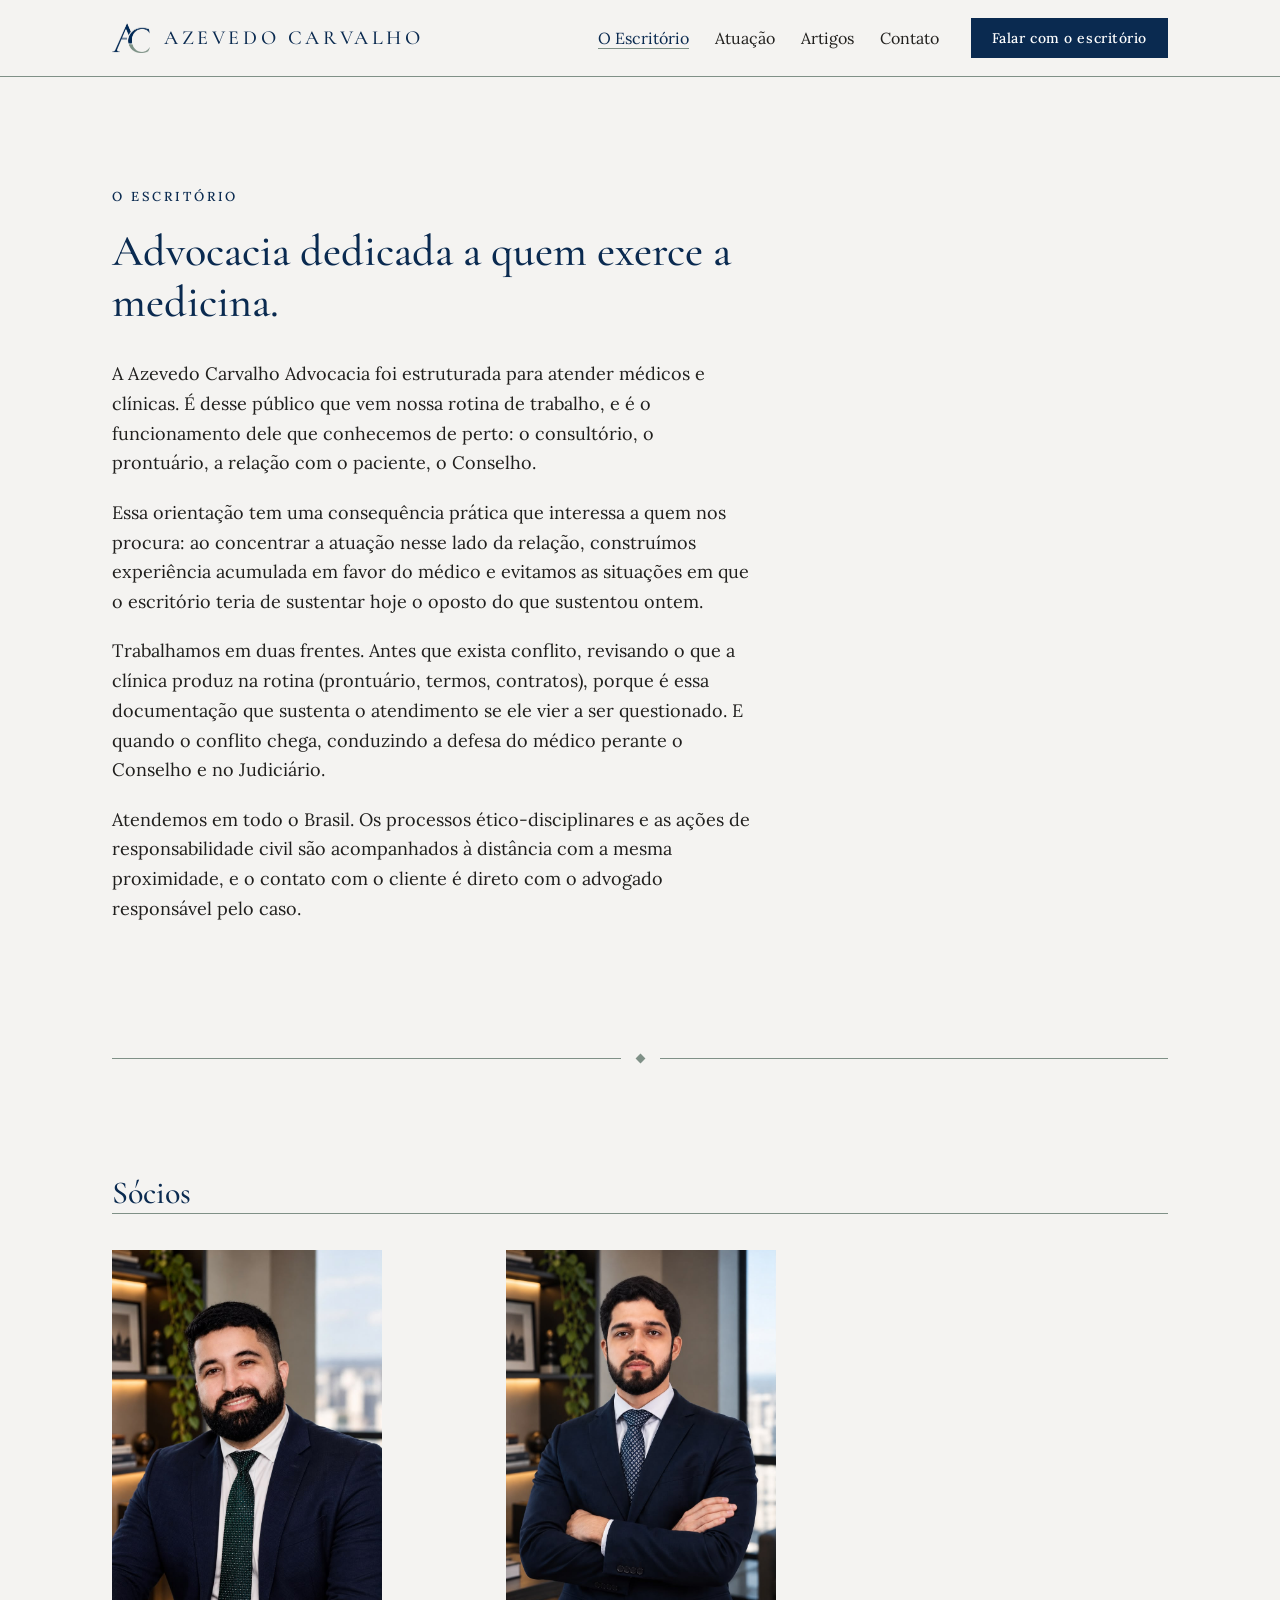
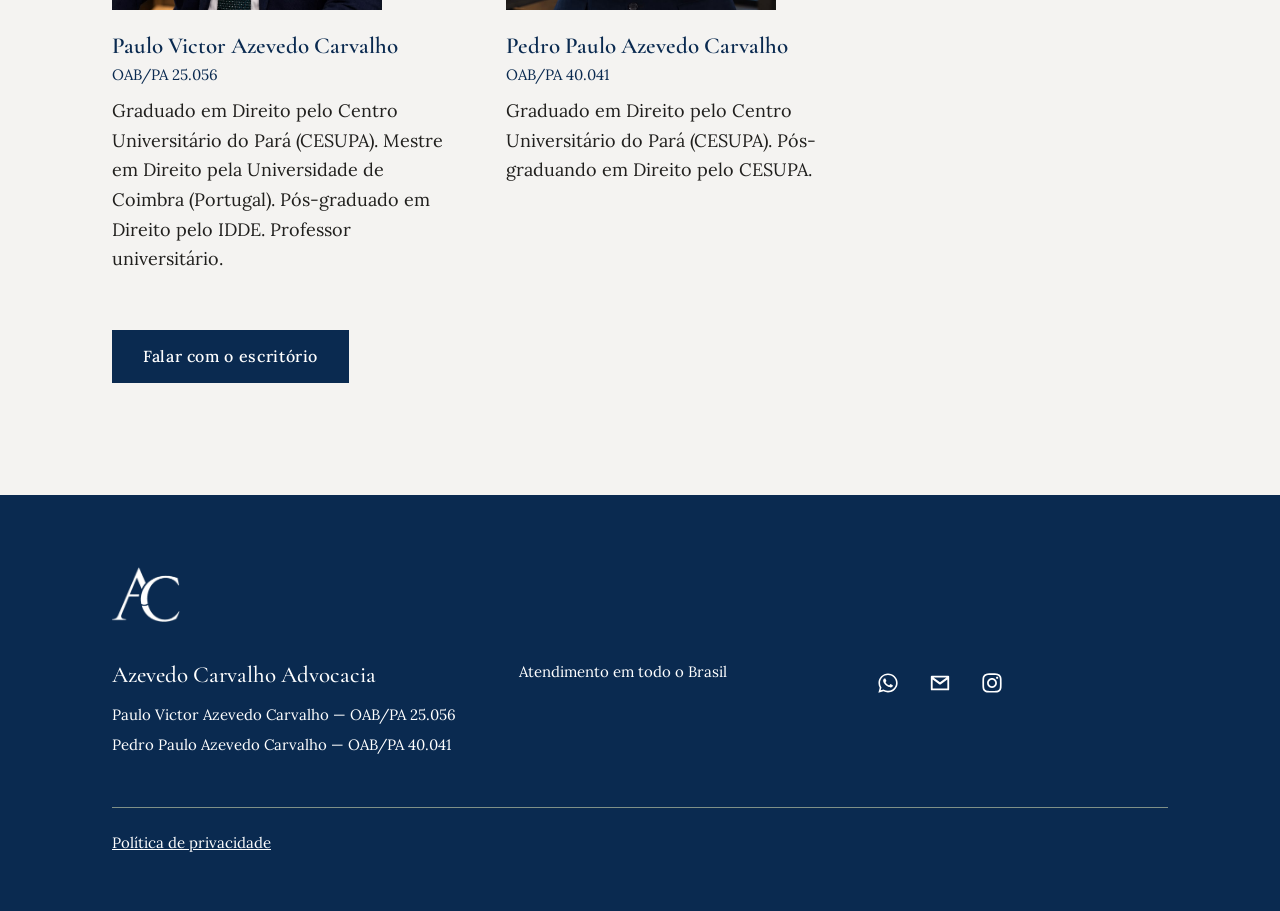
<file: o-escritorio/index.html>
<!DOCTYPE html>
<html lang="pt-BR">
<head>
<meta charset="utf-8">
<meta name="viewport" content="width=device-width, initial-scale=1">
<title>O Escritório — Azevedo Carvalho Advocacia</title>
<meta name="description" content="Advocacia dedicada a quem exerce a medicina. Revisão da documentação que a clínica produz na rotina e defesa do médico perante o Conselho e no Judiciário, com atendimento em todo o Brasil.">
<link rel="canonical" href="https://azevedocarvalho.adv.br/o-escritorio/">
<meta property="og:type" content="website">
<meta property="og:locale" content="pt_BR">
<meta property="og:site_name" content="Azevedo Carvalho Advocacia">
<meta property="og:title" content="O Escritório">
<meta property="og:description" content="Advocacia dedicada a quem exerce a medicina. Revisão da documentação que a clínica produz na rotina e defesa do médico perante o Conselho e no Judiciário, com atendimento em todo o Brasil.">
<meta property="og:url" content="https://azevedocarvalho.adv.br/o-escritorio/">
<meta property="og:image" content="https://azevedocarvalho.adv.br/imagens/og-azevedo-carvalho.png">
<meta property="og:image:width" content="1200">
<meta property="og:image:height" content="630">
<meta property="og:image:alt" content="Azevedo Carvalho Advocacia">
<meta name="twitter:card" content="summary_large_image">
<link rel="icon" href="../favicon-32.png" sizes="32x32" type="image/png">
<link rel="icon" href="../favicon-192.png" sizes="192x192" type="image/png">
<link rel="apple-touch-icon" href="../apple-touch-icon.png">
<link rel="preconnect" href="https://fonts.googleapis.com">
<link rel="preconnect" href="https://fonts.gstatic.com" crossorigin>
<link href="https://fonts.googleapis.com/css2?family=Cormorant+Garamond:wght@400;500;600&family=Lora:wght@400;500&display=swap" rel="stylesheet">
<link rel="stylesheet" href="../css/estilo.css?v=2026112402">
</head>
<body>

<a class="pular" href="#principal">Ir para o conteúdo</a>

<header class="cabecalho">
  <div class="cabecalho__area">
    <a class="marca" href="../">
      <img src="../imagens/monograma-600.png" alt="Monograma Azevedo Carvalho" width="38">
      <span class="marca__nome">Azevedo Carvalho</span>
    </a>

    <nav class="nav" aria-label="Navegação principal">
      <ul class="nav__lista">
        <li><a href="./" aria-current="page">O Escritório</a></li>
        <li class="submenu">
          <button class="submenu__gatilho" type="button">Atuação</button>
          <ul class="submenu__painel">
            <li><a href="../atuacao/processo-etico-disciplinar/">Processo ético-disciplinar</a></li>
            <li><a href="../atuacao/responsabilidade-civil-medica/">Responsabilidade civil médica</a></li>
            <li><a href="../atuacao/assessoria-para-clinicas/">Assessoria para clínicas</a></li>
            <li><a href="../atuacao/auditoria-de-prontuario/">Auditoria de prontuário</a></li>
            <li><a href="../atuacao/termo-de-consentimento/">Termo de consentimento</a></li>
            <li><a href="../atuacao/publicidade-medica/">Publicidade médica</a></li>
            <li><a href="../atuacao/contratos/">Contratos</a></li>
          </ul>
        </li>
        <li><a href="../artigos/">Artigos</a></li>
        <li><a href="../contato/">Contato</a></li>
      </ul>
    </nav>

    <a class="botao" href="https://wa.me/5591980936182?text=Ol%C3%A1.%20Vim%20pelo%20site%2C%20pela%20p%C3%A1gina%20O%20Escrit%C3%B3rio%2C%20e%20gostaria%20de%20falar%20com%20um%20advogado.">Falar com o escritório</a>

    <button class="abrir-menu" type="button" aria-expanded="false" aria-controls="painel">Menu</button>
  </div>
</header>

<div class="veu" data-aberto="nao"></div>

<div class="painel" id="painel" data-aberto="nao" aria-hidden="true">
  <div class="painel__topo">
    <button class="fechar-menu" type="button">Fechar</button>
  </div>
  <nav aria-label="Navegação do painel">
    <ul class="painel__lista">
      <li><a href="./" aria-current="page">O Escritório</a></li>
      <li>
        <span class="painel__titulo">Atuação</span>
        <ul class="painel__sub">
          <li><a href="../atuacao/processo-etico-disciplinar/">Processo ético-disciplinar</a></li>
          <li><a href="../atuacao/responsabilidade-civil-medica/">Responsabilidade civil médica</a></li>
          <li><a href="../atuacao/assessoria-para-clinicas/">Assessoria para clínicas</a></li>
          <li><a href="../atuacao/auditoria-de-prontuario/">Auditoria de prontuário</a></li>
          <li><a href="../atuacao/termo-de-consentimento/">Termo de consentimento</a></li>
          <li><a href="../atuacao/publicidade-medica/">Publicidade médica</a></li>
          <li><a href="../atuacao/contratos/">Contratos</a></li>
        </ul>
      </li>
      <li><a href="../artigos/">Artigos</a></li>
      <li><a href="../contato/">Contato</a></li>
    </ul>
  </nav>
  <a class="botao" href="https://wa.me/5591980936182?text=Ol%C3%A1.%20Vim%20pelo%20site%2C%20pela%20p%C3%A1gina%20O%20Escrit%C3%B3rio%2C%20e%20gostaria%20de%20falar%20com%20um%20advogado.">Falar com o escritório</a>
</div>

<main id="principal">

  <section class="secao">
    <div class="area">
      <div class="prosa">
        <p class="kicker">O Escritório</p>
        <h1>Advocacia dedicada a quem exerce a medicina.</h1>
        <p style="margin-top:32px">A Azevedo Carvalho Advocacia foi estruturada para atender médicos e clínicas. É desse público que vem nossa rotina de trabalho, e é o funcionamento dele que conhecemos de perto: o consultório, o prontuário, a relação com o paciente, o Conselho.</p>
        <p>Essa orientação tem uma consequência prática que interessa a quem nos procura: ao concentrar a atuação nesse lado da relação, construímos experiência acumulada em favor do médico e evitamos as situações em que o escritório teria de sustentar hoje o oposto do que sustentou ontem.</p>
        <p>Trabalhamos em duas frentes. Antes que exista conflito, revisando o que a clínica produz na rotina (prontuário, termos, contratos), porque é essa documentação que sustenta o atendimento se ele vier a ser questionado. E quando o conflito chega, conduzindo a defesa do médico perante o Conselho e no Judiciário.</p>
        <p>Atendemos em todo o Brasil. Os processos ético-disciplinares e as ações de responsabilidade civil são acompanhados à distância com a mesma proximidade, e o contato com o cliente é direto com o advogado responsável pelo caso.</p>
      </div>
    </div>
  </section>

  <div class="area"><div class="divisor" role="separator"><span></span></div></div>

  <section class="secao">
    <div class="area">
      <h2>Sócios</h2>
      <hr class="filete">
      <div class="advogados">
        <div class="advogado">
          <img src="../imagens/paulo-victor.jpeg" alt="Paulo Victor Azevedo Carvalho" loading="lazy" width="854" height="1280">
          <h3>Paulo Victor Azevedo Carvalho</h3>
          <p class="oab">OAB/PA 25.056</p>
          <p>Graduado em Direito pelo Centro Universitário do Pará (CESUPA). Mestre em Direito pela Universidade de Coimbra (Portugal). Pós-graduado em Direito pelo IDDE. Professor universitário.</p>
        </div>
        <div class="advogado">
          <img src="../imagens/pedro-paulo.jpeg" alt="Pedro Paulo Azevedo Carvalho" loading="lazy" width="853" height="1280">
          <h3>Pedro Paulo Azevedo Carvalho</h3>
          <p class="oab">OAB/PA 40.041</p>
          <p>Graduado em Direito pelo Centro Universitário do Pará (CESUPA). Pós-graduando em Direito pelo CESUPA.</p>
        </div>
      </div>
      <a class="botao botao--fim" href="https://wa.me/5591980936182?text=Ol%C3%A1.%20Vim%20pelo%20site%2C%20pela%20p%C3%A1gina%20O%20Escrit%C3%B3rio%2C%20e%20gostaria%20de%20falar%20com%20um%20advogado.">Falar com o escritório</a>
    </div>
  </section>

</main>

<footer class="rodape">
  <div class="area">
    <img class="rodape__marca" src="../imagens/monograma-branco-600.png" alt="" aria-hidden="true" width="68" loading="lazy">
    <div class="rodape__grade">
      <div>
        <p class="rodape__nome">Azevedo Carvalho Advocacia</p>
        <ul>
          <li>Paulo Victor Azevedo Carvalho — OAB/PA 25.056</li>
          <li>Pedro Paulo Azevedo Carvalho — OAB/PA 40.041</li>
        </ul>
      </div>
      <div>
        <p>Atendimento em todo o Brasil</p>
      </div>
      <div>
        <ul class="rodape__icones">
          <li><a href="https://wa.me/5591980936182?text=Ol%C3%A1.%20Vim%20pelo%20site%2C%20pela%20p%C3%A1gina%20O%20Escrit%C3%B3rio%2C%20e%20gostaria%20de%20falar%20com%20um%20advogado." aria-label="WhatsApp: (91) 98093-6182"><svg viewBox="0 0 448 512" aria-hidden="true" focusable="false"><path d="M380.9 97.1C339 55.1 283.2 32 223.9 32c-122.4 0-222 99.6-222 222 0 39.1 10.2 77.3 29.6 110.9L0 480l117.7-30.9c32.4 17.7 68.9 27 106.1 27h.1c122.3 0 224.1-99.6 224.1-222 0-59.3-25.2-115-67.1-157zm-157 341.6c-33.2 0-65.7-8.9-94-25.7l-6.7-4-69.8 18.3L72 359.2l-4.4-7c-18.5-29.4-28.2-63.3-28.2-98.2 0-101.7 82.8-184.5 184.6-184.5 49.3 0 95.6 19.2 130.4 54.1 34.8 34.9 56.2 81.2 56.1 130.5 0 101.8-84.9 184.6-186.6 184.6zm101.2-138.2c-5.5-2.8-32.8-16.2-37.9-18-5.1-1.9-8.8-2.8-12.5 2.8-3.7 5.6-14.3 18-17.6 21.8-3.2 3.7-6.5 4.2-12 1.4-32.6-16.3-54-29.1-75.5-66-5.7-9.8 5.7-9.1 16.3-30.3 1.8-3.7.9-6.9-.5-9.7-1.4-2.8-12.5-30.1-17.1-41.2-4.5-10.8-9.1-9.3-12.5-9.5-3.2-.2-6.9-.2-10.6-.2-3.7 0-9.7 1.4-14.8 6.9-5.1 5.6-19.4 19-19.4 46.3 0 27.3 19.9 53.7 22.6 57.4 2.8 3.7 39.1 59.7 94.8 83.8 35.2 15.2 49 16.5 66.6 13.9 10.7-1.6 32.8-13.4 37.4-26.4 4.6-13 4.6-24.1 3.2-26.4-1.3-2.5-5-3.9-10.5-6.6z"/></svg></a></li>
          <li><a href="mailto:contato@azevedocarvalho.adv.br" aria-label="E-mail: contato@azevedocarvalho.adv.br"><svg viewBox="0 0 24 24" aria-hidden="true" focusable="false"><path d="M3 4h18a1 1 0 0 1 1 1v14a1 1 0 0 1-1 1H3a1 1 0 0 1-1-1V5a1 1 0 0 1 1-1zm16.1 2H4.9L12 11.1 19.1 6zM20 8.2l-7.4 5.3a1 1 0 0 1-1.2 0L4 8.2V18h16V8.2z"/></svg></a></li>
          <li><a href="https://www.instagram.com/azevedocarvalhoadv" aria-label="Instagram: @azevedocarvalhoadv"><svg viewBox="0 0 448 512" aria-hidden="true" focusable="false"><path d="M224.1 141c-63.6 0-114.9 51.3-114.9 114.9s51.3 114.9 114.9 114.9S339 319.5 339 255.9 287.7 141 224.1 141zm0 189.6c-41.1 0-74.7-33.5-74.7-74.7s33.5-74.7 74.7-74.7 74.7 33.5 74.7 74.7-33.6 74.7-74.7 74.7zm146.4-194.3c0 14.9-12 26.8-26.8 26.8-14.9 0-26.8-12-26.8-26.8s12-26.8 26.8-26.8 26.8 12 26.8 26.8zm76.1 27.2c-1.7-35.9-9.9-67.7-36.2-93.9-26.2-26.2-58-34.4-93.9-36.2-37-2.1-147.9-2.1-184.9 0-35.8 1.7-67.6 9.9-93.9 36.1s-34.4 58-36.2 93.9c-2.1 37-2.1 147.9 0 184.9 1.7 35.9 9.9 67.7 36.2 93.9s58 34.4 93.9 36.2c37 2.1 147.9 2.1 184.9 0 35.9-1.7 67.7-9.9 93.9-36.2 26.2-26.2 34.4-58 36.2-93.9 2.1-37 2.1-147.8 0-184.8zM398.8 388c-7.8 19.6-22.9 34.7-42.6 42.6-29.5 11.7-99.5 9-132.1 9s-102.7 2.6-132.1-9c-19.6-7.8-34.7-22.9-42.6-42.6-11.7-29.5-9-99.5-9-132.1s-2.6-102.7 9-132.1c7.8-19.6 22.9-34.7 42.6-42.6 29.5-11.7 99.5-9 132.1-9s102.7-2.6 132.1 9c19.6 7.8 34.7 22.9 42.6 42.6 11.7 29.5 9 99.5 9 132.1s2.7 102.7-9 132.1z"/></svg></a></li>
        </ul>
      </div>
    </div>
    <div class="rodape__base">
      <a href="../politica-de-privacidade/">Política de privacidade</a>
    </div>
  </div>
</footer>

<a class="zap-fixo" href="https://wa.me/5591980936182?text=Ol%C3%A1.%20Vim%20pelo%20site%2C%20pela%20p%C3%A1gina%20O%20Escrit%C3%B3rio%2C%20e%20gostaria%20de%20falar%20com%20um%20advogado." aria-label="Falar com o escritório" title="Falar com o escritório">
  <svg viewBox="0 0 448 512" aria-hidden="true" focusable="false"><path d="M380.9 97.1C339 55.1 283.2 32 223.9 32c-122.4 0-222 99.6-222 222 0 39.1 10.2 77.3 29.6 110.9L0 480l117.7-30.9c32.4 17.7 68.9 27 106.1 27h.1c122.3 0 224.1-99.6 224.1-222 0-59.3-25.2-115-67.1-157zm-157 341.6c-33.2 0-65.7-8.9-94-25.7l-6.7-4-69.8 18.3L72 359.2l-4.4-7c-18.5-29.4-28.2-63.3-28.2-98.2 0-101.7 82.8-184.5 184.6-184.5 49.3 0 95.6 19.2 130.4 54.1 34.8 34.9 56.2 81.2 56.1 130.5 0 101.8-84.9 184.6-186.6 184.6zm101.2-138.2c-5.5-2.8-32.8-16.2-37.9-18-5.1-1.9-8.8-2.8-12.5 2.8-3.7 5.6-14.3 18-17.6 21.8-3.2 3.7-6.5 4.2-12 1.4-32.6-16.3-54-29.1-75.5-66-5.7-9.8 5.7-9.1 16.3-30.3 1.8-3.7.9-6.9-.5-9.7-1.4-2.8-12.5-30.1-17.1-41.2-4.5-10.8-9.1-9.3-12.5-9.5-3.2-.2-6.9-.2-10.6-.2-3.7 0-9.7 1.4-14.8 6.9-5.1 5.6-19.4 19-19.4 46.3 0 27.3 19.9 53.7 22.6 57.4 2.8 3.7 39.1 59.7 94.8 83.8 35.2 15.2 49 16.5 66.6 13.9 10.7-1.6 32.8-13.4 37.4-26.4 4.6-13 4.6-24.1 3.2-26.4-1.3-2.5-5-3.9-10.5-6.6z"/></svg>
</a>

<script type="application/ld+json">
{
  "@context": "https://schema.org",
  "@graph": [
    {
      "@type": "LegalService",
      "@id": "https://azevedocarvalho.adv.br/#escritorio",
      "name": "Azevedo Carvalho Advocacia",
      "url": "https://azevedocarvalho.adv.br/",
      "logo": "https://azevedocarvalho.adv.br/imagens/monograma-600.png",
      "image": "https://azevedocarvalho.adv.br/imagens/og-azevedo-carvalho.png",
      "description": "Defesa em processos éticos e judiciais, revisão da documentação clínica e consultoria preventiva para médicos e clínicas.",
      "telephone": "+55-91-98093-6182",
      "email": "contato@azevedocarvalho.adv.br",
      "address": {
        "@type": "PostalAddress",
        "addressLocality": "Belém",
        "addressRegion": "PA",
        "addressCountry": "BR"
      },
      "areaServed": {
        "@type": "Country",
        "name": "Brasil"
      },
      "knowsAbout": [
        "Direito médico",
        "Sindicância no Conselho Regional de Medicina",
        "Processo ético-profissional",
        "Responsabilidade civil médica",
        "Prontuário médico",
        "Termo de consentimento informado",
        "Publicidade médica"
      ],
      "founder": [
        {
          "@id": "https://azevedocarvalho.adv.br/#paulo-victor"
        },
        {
          "@id": "https://azevedocarvalho.adv.br/#pedro-paulo"
        }
      ],
      "sameAs": [
        "https://www.instagram.com/azevedocarvalhoadv"
      ]
    },
    {
      "@type": "AboutPage",
      "@id": "https://azevedocarvalho.adv.br/o-escritorio/#pagina",
      "url": "https://azevedocarvalho.adv.br/o-escritorio/",
      "name": "O Escritório — Azevedo Carvalho Advocacia",
      "description": "Advocacia dedicada a quem exerce a medicina. Revisão da documentação que a clínica produz na rotina e defesa do médico perante o Conselho e no Judiciário, com atendimento em todo o Brasil.",
      "inLanguage": "pt-BR",
      "isPartOf": {
        "@id": "https://azevedocarvalho.adv.br/#site"
      },
      "publisher": {
        "@id": "https://azevedocarvalho.adv.br/#escritorio"
      },
      "about": {
        "@id": "https://azevedocarvalho.adv.br/#escritorio"
      },
      "breadcrumb": {
        "@type": "BreadcrumbList",
        "itemListElement": [
          {
            "@type": "ListItem",
            "position": 1,
            "name": "Início",
            "item": "https://azevedocarvalho.adv.br/"
          },
          {
            "@type": "ListItem",
            "position": 2,
            "name": "Advocacia dedicada a quem exerce a medicina.",
            "item": "https://azevedocarvalho.adv.br/o-escritorio/"
          }
        ]
      }
    },
    {
      "@type": "Person",
      "@id": "https://azevedocarvalho.adv.br/#paulo-victor",
      "name": "Paulo Victor Azevedo Carvalho",
      "jobTitle": "Advogado e sócio",
      "identifier": {
        "@type": "PropertyValue",
        "propertyID": "OAB/PA",
        "value": "25.056"
      },
      "image": "https://azevedocarvalho.adv.br/imagens/paulo-victor.jpeg",
      "url": "https://azevedocarvalho.adv.br/o-escritorio/",
      "alumniOf": [
        {
          "@type": "CollegeOrUniversity",
          "name": "Centro Universitário do Pará (CESUPA)"
        },
        {
          "@type": "CollegeOrUniversity",
          "name": "Universidade de Coimbra"
        },
        {
          "@type": "EducationalOrganization",
          "name": "IDDE"
        }
      ],
      "worksFor": {
        "@id": "https://azevedocarvalho.adv.br/#escritorio"
      }
    },
    {
      "@type": "Person",
      "@id": "https://azevedocarvalho.adv.br/#pedro-paulo",
      "name": "Pedro Paulo Azevedo Carvalho",
      "jobTitle": "Advogado e sócio",
      "identifier": {
        "@type": "PropertyValue",
        "propertyID": "OAB/PA",
        "value": "40.041"
      },
      "image": "https://azevedocarvalho.adv.br/imagens/pedro-paulo.jpeg",
      "url": "https://azevedocarvalho.adv.br/o-escritorio/",
      "alumniOf": [
        {
          "@type": "CollegeOrUniversity",
          "name": "Centro Universitário do Pará (CESUPA)"
        }
      ],
      "worksFor": {
        "@id": "https://azevedocarvalho.adv.br/#escritorio"
      }
    }
  ]
}
</script>

<script src="../js/menu.js?v=2026112402"></script>

</body>
</html>
</file>
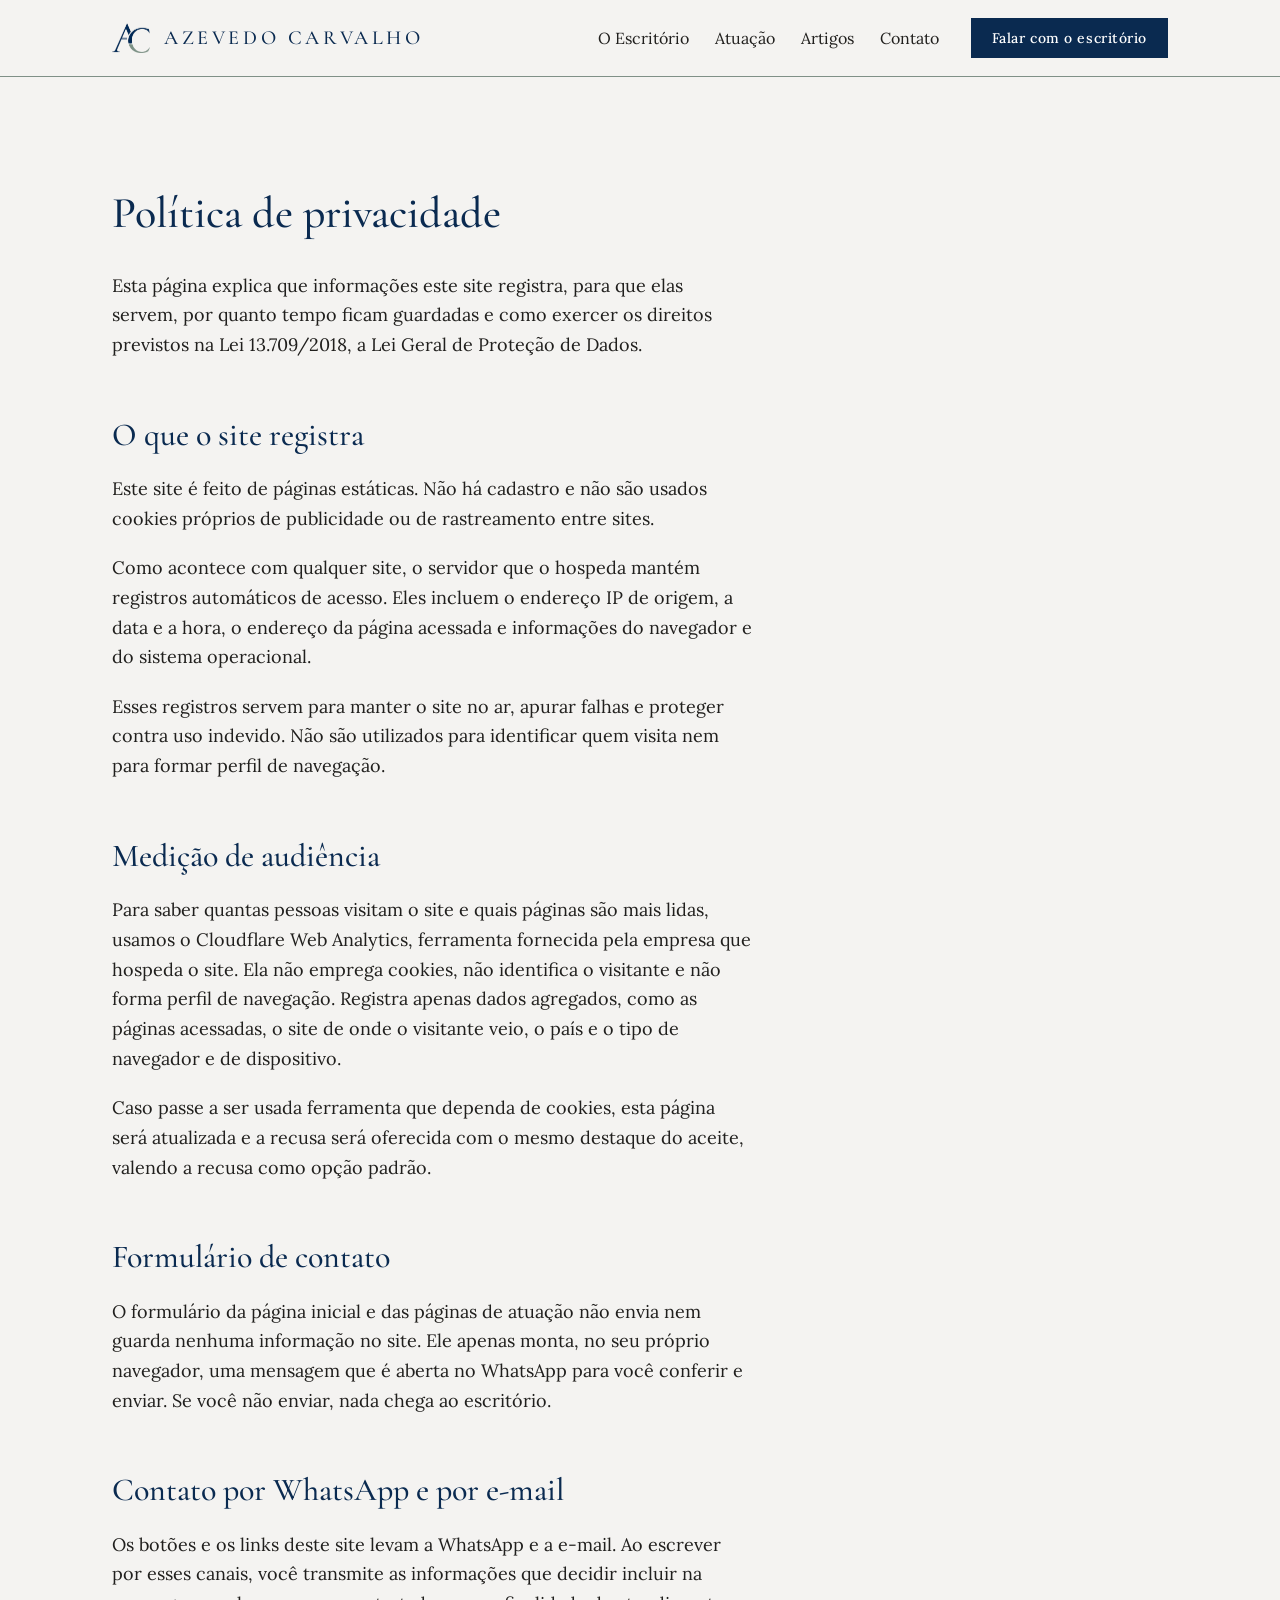
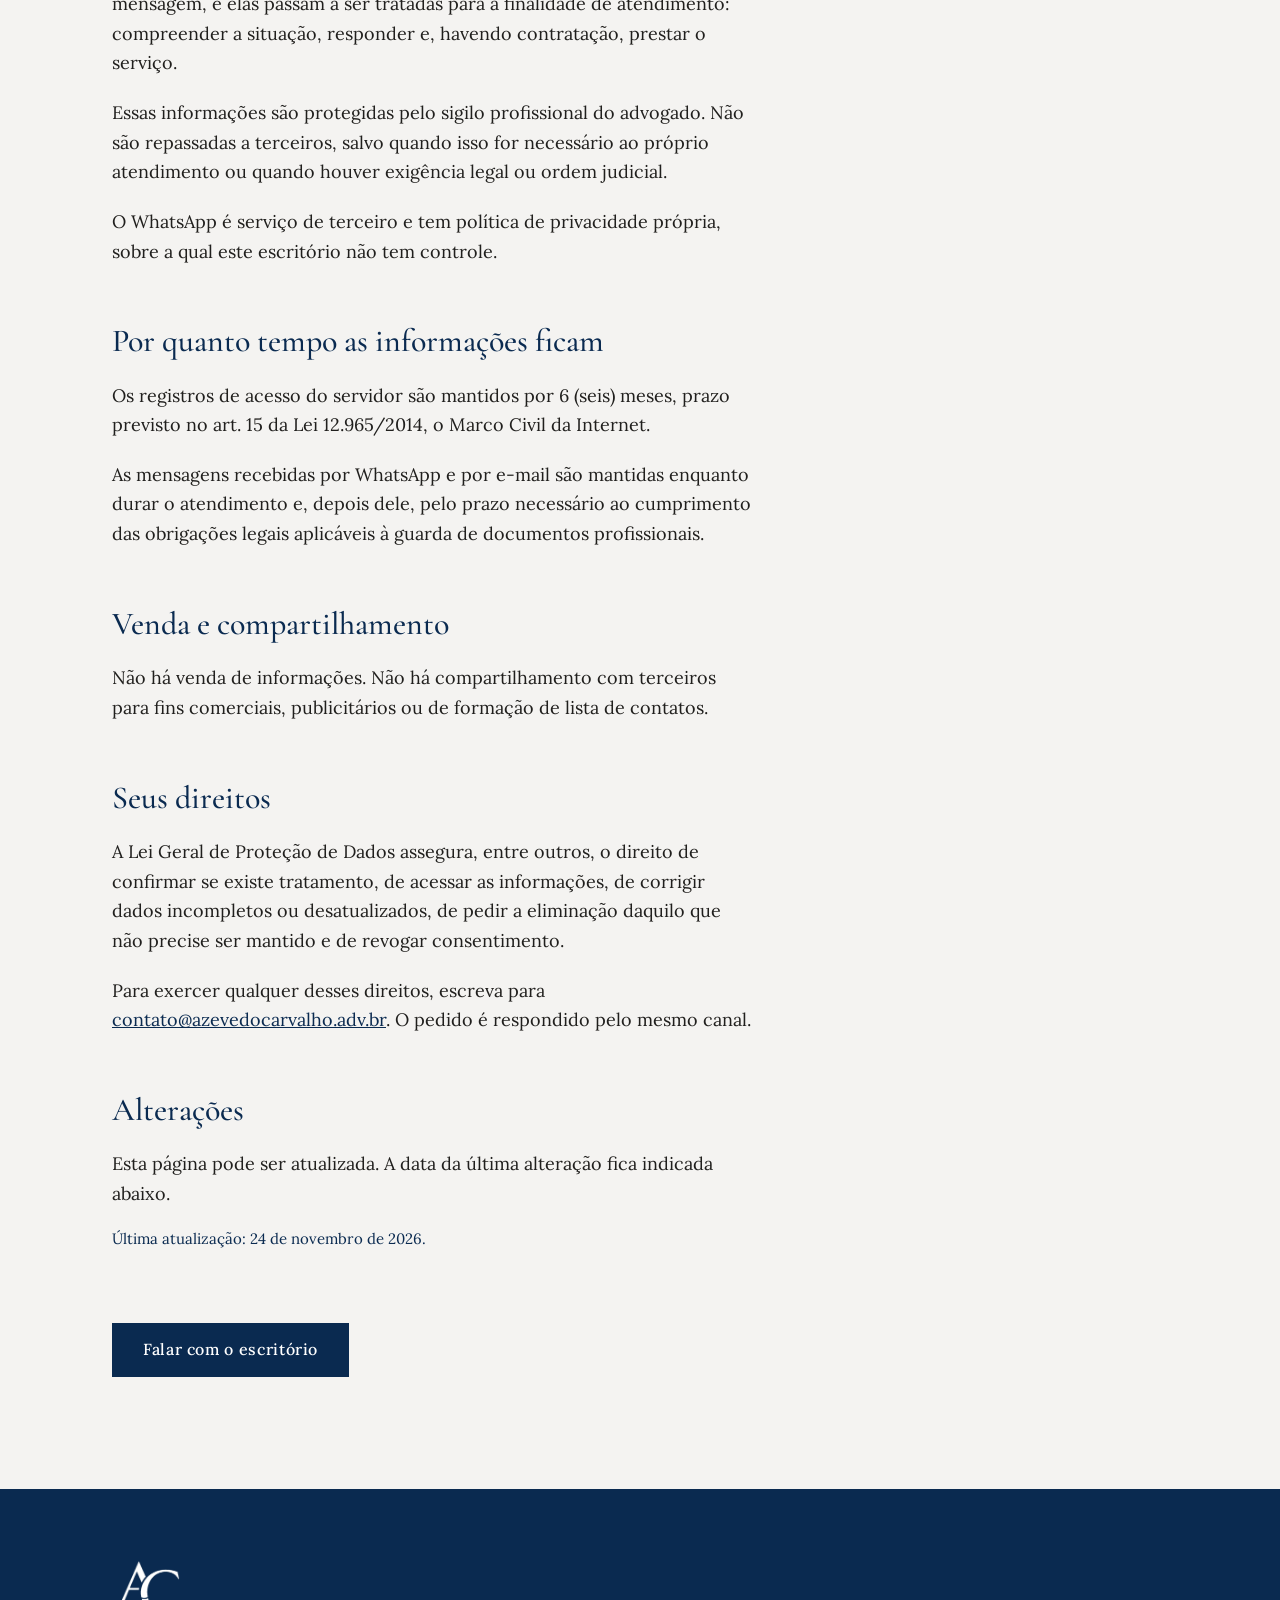
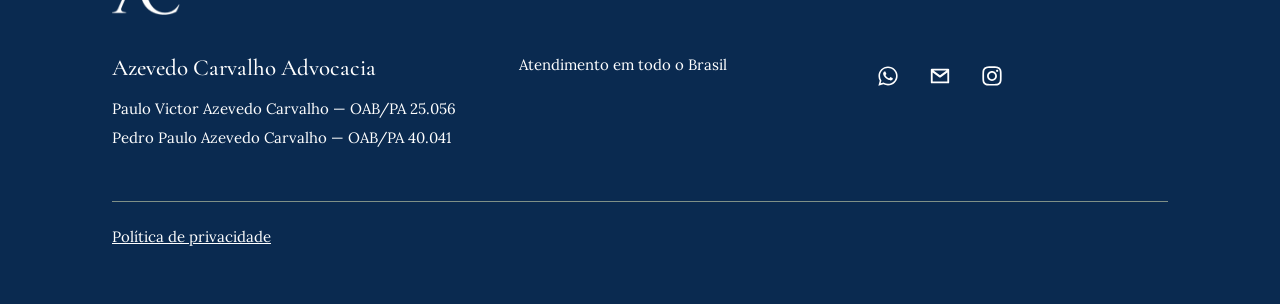
<file: politica-de-privacidade/index.html>
<!DOCTYPE html>
<html lang="pt-BR">
<head>
<meta charset="utf-8">
<meta name="viewport" content="width=device-width, initial-scale=1">
<title>Política de privacidade — Azevedo Carvalho Advocacia</title>
<meta name="description" content="Que informações este site registra, para que servem, por quanto tempo ficam e como exercer os direitos previstos na LGPD.">
<link rel="canonical" href="https://azevedocarvalho.adv.br/politica-de-privacidade/">
<meta property="og:type" content="website">
<meta property="og:locale" content="pt_BR">
<meta property="og:site_name" content="Azevedo Carvalho Advocacia">
<meta property="og:title" content="Política de privacidade">
<meta property="og:description" content="Que informações este site registra, para que servem, por quanto tempo ficam e como exercer os direitos previstos na LGPD.">
<meta property="og:url" content="https://azevedocarvalho.adv.br/politica-de-privacidade/">
<meta property="og:image" content="https://azevedocarvalho.adv.br/imagens/og-azevedo-carvalho.png">
<meta property="og:image:width" content="1200">
<meta property="og:image:height" content="630">
<meta property="og:image:alt" content="Azevedo Carvalho Advocacia">
<meta name="twitter:card" content="summary_large_image">
<link rel="icon" href="../favicon-32.png" sizes="32x32" type="image/png">
<link rel="icon" href="../favicon-192.png" sizes="192x192" type="image/png">
<link rel="apple-touch-icon" href="../apple-touch-icon.png">
<link rel="preconnect" href="https://fonts.googleapis.com">
<link rel="preconnect" href="https://fonts.gstatic.com" crossorigin>
<link href="https://fonts.googleapis.com/css2?family=Cormorant+Garamond:wght@400;500;600&family=Lora:wght@400;500&display=swap" rel="stylesheet">
<link rel="stylesheet" href="../css/estilo.css?v=2026112402">
</head>
<body>

<a class="pular" href="#principal">Ir para o conteúdo</a>

<header class="cabecalho">
  <div class="cabecalho__area">
    <a class="marca" href="../">
      <img src="../imagens/monograma-600.png" alt="Monograma Azevedo Carvalho" width="38">
      <span class="marca__nome">Azevedo Carvalho</span>
    </a>

    <nav class="nav" aria-label="Navegação principal">
      <ul class="nav__lista">
        <li><a href="../o-escritorio/">O Escritório</a></li>
        <li class="submenu">
          <button class="submenu__gatilho" type="button">Atuação</button>
          <ul class="submenu__painel">
            <li><a href="../atuacao/processo-etico-disciplinar/">Processo ético-disciplinar</a></li>
            <li><a href="../atuacao/responsabilidade-civil-medica/">Responsabilidade civil médica</a></li>
            <li><a href="../atuacao/assessoria-para-clinicas/">Assessoria para clínicas</a></li>
            <li><a href="../atuacao/auditoria-de-prontuario/">Auditoria de prontuário</a></li>
            <li><a href="../atuacao/termo-de-consentimento/">Termo de consentimento</a></li>
            <li><a href="../atuacao/publicidade-medica/">Publicidade médica</a></li>
            <li><a href="../atuacao/contratos/">Contratos</a></li>
          </ul>
        </li>
        <li><a href="../artigos/">Artigos</a></li>
        <li><a href="../contato/">Contato</a></li>
      </ul>
    </nav>

    <a class="botao" href="https://wa.me/5591980936182?text=Ol%C3%A1.%20Vim%20pelo%20site%20e%20gostaria%20de%20falar%20com%20um%20advogado.">Falar com o escritório</a>

    <button class="abrir-menu" type="button" aria-expanded="false" aria-controls="painel">Menu</button>
  </div>
</header>

<div class="veu" data-aberto="nao"></div>

<div class="painel" id="painel" data-aberto="nao" aria-hidden="true">
  <div class="painel__topo">
    <button class="fechar-menu" type="button">Fechar</button>
  </div>
  <nav aria-label="Navegação do painel">
    <ul class="painel__lista">
      <li><a href="../o-escritorio/">O Escritório</a></li>
      <li>
        <span class="painel__titulo">Atuação</span>
        <ul class="painel__sub">
          <li><a href="../atuacao/processo-etico-disciplinar/">Processo ético-disciplinar</a></li>
          <li><a href="../atuacao/responsabilidade-civil-medica/">Responsabilidade civil médica</a></li>
          <li><a href="../atuacao/assessoria-para-clinicas/">Assessoria para clínicas</a></li>
          <li><a href="../atuacao/auditoria-de-prontuario/">Auditoria de prontuário</a></li>
          <li><a href="../atuacao/termo-de-consentimento/">Termo de consentimento</a></li>
          <li><a href="../atuacao/publicidade-medica/">Publicidade médica</a></li>
          <li><a href="../atuacao/contratos/">Contratos</a></li>
        </ul>
      </li>
      <li><a href="../artigos/">Artigos</a></li>
      <li><a href="../contato/">Contato</a></li>
    </ul>
  </nav>
  <a class="botao" href="https://wa.me/5591980936182?text=Ol%C3%A1.%20Vim%20pelo%20site%20e%20gostaria%20de%20falar%20com%20um%20advogado.">Falar com o escritório</a>
</div>

<main id="principal">

  <section class="secao">
    <div class="area">
      <div class="prosa">
        <h1>Política de privacidade</h1>
        <p style="margin-top:32px">Esta página explica que informações este site registra, para que elas servem, por quanto tempo ficam guardadas e como exercer os direitos previstos na Lei 13.709/2018, a Lei Geral de Proteção de Dados.</p>

        <h2>O que o site registra</h2>
        <p>Este site é feito de páginas estáticas. Não há cadastro e não são usados cookies próprios de publicidade ou de rastreamento entre sites.</p>
        <p>Como acontece com qualquer site, o servidor que o hospeda mantém registros automáticos de acesso. Eles incluem o endereço IP de origem, a data e a hora, o endereço da página acessada e informações do navegador e do sistema operacional.</p>
        <p>Esses registros servem para manter o site no ar, apurar falhas e proteger contra uso indevido. Não são utilizados para identificar quem visita nem para formar perfil de navegação.</p>

        <h2>Medição de audiência</h2>
        <p>Para saber quantas pessoas visitam o site e quais páginas são mais lidas, usamos o Cloudflare Web Analytics, ferramenta fornecida pela empresa que hospeda o site. Ela não emprega cookies, não identifica o visitante e não forma perfil de navegação. Registra apenas dados agregados, como as páginas acessadas, o site de onde o visitante veio, o país e o tipo de navegador e de dispositivo.</p>
        <p>Caso passe a ser usada ferramenta que dependa de cookies, esta página será atualizada e a recusa será oferecida com o mesmo destaque do aceite, valendo a recusa como opção padrão.</p>

        <h2>Formulário de contato</h2>
        <p>O formulário da página inicial e das páginas de atuação não envia nem guarda nenhuma informação no site. Ele apenas monta, no seu próprio navegador, uma mensagem que é aberta no WhatsApp para você conferir e enviar. Se você não enviar, nada chega ao escritório.</p>
        <h2>Contato por WhatsApp e por e-mail</h2>
        <p>Os botões e os links deste site levam a WhatsApp e a e-mail. Ao escrever por esses canais, você transmite as informações que decidir incluir na mensagem, e elas passam a ser tratadas para a finalidade de atendimento: compreender a situação, responder e, havendo contratação, prestar o serviço.</p>
        <p>Essas informações são protegidas pelo sigilo profissional do advogado. Não são repassadas a terceiros, salvo quando isso for necessário ao próprio atendimento ou quando houver exigência legal ou ordem judicial.</p>
        <p>O WhatsApp é serviço de terceiro e tem política de privacidade própria, sobre a qual este escritório não tem controle.</p>

        <h2>Por quanto tempo as informações ficam</h2>
        <p>Os registros de acesso do servidor são mantidos por 6 (seis) meses, prazo previsto no art. 15 da Lei 12.965/2014, o Marco Civil da Internet.</p>
        <p>As mensagens recebidas por WhatsApp e por e-mail são mantidas enquanto durar o atendimento e, depois dele, pelo prazo necessário ao cumprimento das obrigações legais aplicáveis à guarda de documentos profissionais.</p>

        <h2>Venda e compartilhamento</h2>
        <p>Não há venda de informações. Não há compartilhamento com terceiros para fins comerciais, publicitários ou de formação de lista de contatos.</p>

        <h2>Seus direitos</h2>
        <p>A Lei Geral de Proteção de Dados assegura, entre outros, o direito de confirmar se existe tratamento, de acessar as informações, de corrigir dados incompletos ou desatualizados, de pedir a eliminação daquilo que não precise ser mantido e de revogar consentimento.</p>
        <p>Para exercer qualquer desses direitos, escreva para <a href="mailto:contato@azevedocarvalho.adv.br">contato@azevedocarvalho.adv.br</a>. O pedido é respondido pelo mesmo canal.</p>

        <h2>Alterações</h2>
        <p>Esta página pode ser atualizada. A data da última alteração fica indicada abaixo.</p>
        <p class="legenda">Última atualização: 24 de novembro de 2026.</p>
      </div>
      <a class="botao botao--fim" href="https://wa.me/5591980936182?text=Ol%C3%A1.%20Vim%20pelo%20site%20e%20gostaria%20de%20falar%20com%20um%20advogado.">Falar com o escritório</a>
    </div>
  </section>

</main>

<footer class="rodape">
  <div class="area">
    <img class="rodape__marca" src="../imagens/monograma-branco-600.png" alt="" aria-hidden="true" width="68" loading="lazy">
    <div class="rodape__grade">
      <div>
        <p class="rodape__nome">Azevedo Carvalho Advocacia</p>
        <ul>
          <li>Paulo Victor Azevedo Carvalho — OAB/PA 25.056</li>
          <li>Pedro Paulo Azevedo Carvalho — OAB/PA 40.041</li>
        </ul>
      </div>
      <div>
        <p>Atendimento em todo o Brasil</p>
      </div>
      <div>
        <ul class="rodape__icones">
          <li><a href="https://wa.me/5591980936182?text=Ol%C3%A1.%20Vim%20pelo%20site%20e%20gostaria%20de%20falar%20com%20um%20advogado." aria-label="WhatsApp: (91) 98093-6182"><svg viewBox="0 0 448 512" aria-hidden="true" focusable="false"><path d="M380.9 97.1C339 55.1 283.2 32 223.9 32c-122.4 0-222 99.6-222 222 0 39.1 10.2 77.3 29.6 110.9L0 480l117.7-30.9c32.4 17.7 68.9 27 106.1 27h.1c122.3 0 224.1-99.6 224.1-222 0-59.3-25.2-115-67.1-157zm-157 341.6c-33.2 0-65.7-8.9-94-25.7l-6.7-4-69.8 18.3L72 359.2l-4.4-7c-18.5-29.4-28.2-63.3-28.2-98.2 0-101.7 82.8-184.5 184.6-184.5 49.3 0 95.6 19.2 130.4 54.1 34.8 34.9 56.2 81.2 56.1 130.5 0 101.8-84.9 184.6-186.6 184.6zm101.2-138.2c-5.5-2.8-32.8-16.2-37.9-18-5.1-1.9-8.8-2.8-12.5 2.8-3.7 5.6-14.3 18-17.6 21.8-3.2 3.7-6.5 4.2-12 1.4-32.6-16.3-54-29.1-75.5-66-5.7-9.8 5.7-9.1 16.3-30.3 1.8-3.7.9-6.9-.5-9.7-1.4-2.8-12.5-30.1-17.1-41.2-4.5-10.8-9.1-9.3-12.5-9.5-3.2-.2-6.9-.2-10.6-.2-3.7 0-9.7 1.4-14.8 6.9-5.1 5.6-19.4 19-19.4 46.3 0 27.3 19.9 53.7 22.6 57.4 2.8 3.7 39.1 59.7 94.8 83.8 35.2 15.2 49 16.5 66.6 13.9 10.7-1.6 32.8-13.4 37.4-26.4 4.6-13 4.6-24.1 3.2-26.4-1.3-2.5-5-3.9-10.5-6.6z"/></svg></a></li>
          <li><a href="mailto:contato@azevedocarvalho.adv.br" aria-label="E-mail: contato@azevedocarvalho.adv.br"><svg viewBox="0 0 24 24" aria-hidden="true" focusable="false"><path d="M3 4h18a1 1 0 0 1 1 1v14a1 1 0 0 1-1 1H3a1 1 0 0 1-1-1V5a1 1 0 0 1 1-1zm16.1 2H4.9L12 11.1 19.1 6zM20 8.2l-7.4 5.3a1 1 0 0 1-1.2 0L4 8.2V18h16V8.2z"/></svg></a></li>
          <li><a href="https://www.instagram.com/azevedocarvalhoadv" aria-label="Instagram: @azevedocarvalhoadv"><svg viewBox="0 0 448 512" aria-hidden="true" focusable="false"><path d="M224.1 141c-63.6 0-114.9 51.3-114.9 114.9s51.3 114.9 114.9 114.9S339 319.5 339 255.9 287.7 141 224.1 141zm0 189.6c-41.1 0-74.7-33.5-74.7-74.7s33.5-74.7 74.7-74.7 74.7 33.5 74.7 74.7-33.6 74.7-74.7 74.7zm146.4-194.3c0 14.9-12 26.8-26.8 26.8-14.9 0-26.8-12-26.8-26.8s12-26.8 26.8-26.8 26.8 12 26.8 26.8zm76.1 27.2c-1.7-35.9-9.9-67.7-36.2-93.9-26.2-26.2-58-34.4-93.9-36.2-37-2.1-147.9-2.1-184.9 0-35.8 1.7-67.6 9.9-93.9 36.1s-34.4 58-36.2 93.9c-2.1 37-2.1 147.9 0 184.9 1.7 35.9 9.9 67.7 36.2 93.9s58 34.4 93.9 36.2c37 2.1 147.9 2.1 184.9 0 35.9-1.7 67.7-9.9 93.9-36.2 26.2-26.2 34.4-58 36.2-93.9 2.1-37 2.1-147.8 0-184.8zM398.8 388c-7.8 19.6-22.9 34.7-42.6 42.6-29.5 11.7-99.5 9-132.1 9s-102.7 2.6-132.1-9c-19.6-7.8-34.7-22.9-42.6-42.6-11.7-29.5-9-99.5-9-132.1s-2.6-102.7 9-132.1c7.8-19.6 22.9-34.7 42.6-42.6 29.5-11.7 99.5-9 132.1-9s102.7-2.6 132.1 9c19.6 7.8 34.7 22.9 42.6 42.6 11.7 29.5 9 99.5 9 132.1s2.7 102.7-9 132.1z"/></svg></a></li>
        </ul>
      </div>
    </div>
    <div class="rodape__base">
      <a href="./" aria-current="page">Política de privacidade</a>
    </div>
  </div>
</footer>

<a class="zap-fixo" href="https://wa.me/5591980936182?text=Ol%C3%A1.%20Vim%20pelo%20site%20e%20gostaria%20de%20falar%20com%20um%20advogado." aria-label="Falar com o escritório" title="Falar com o escritório">
  <svg viewBox="0 0 448 512" aria-hidden="true" focusable="false"><path d="M380.9 97.1C339 55.1 283.2 32 223.9 32c-122.4 0-222 99.6-222 222 0 39.1 10.2 77.3 29.6 110.9L0 480l117.7-30.9c32.4 17.7 68.9 27 106.1 27h.1c122.3 0 224.1-99.6 224.1-222 0-59.3-25.2-115-67.1-157zm-157 341.6c-33.2 0-65.7-8.9-94-25.7l-6.7-4-69.8 18.3L72 359.2l-4.4-7c-18.5-29.4-28.2-63.3-28.2-98.2 0-101.7 82.8-184.5 184.6-184.5 49.3 0 95.6 19.2 130.4 54.1 34.8 34.9 56.2 81.2 56.1 130.5 0 101.8-84.9 184.6-186.6 184.6zm101.2-138.2c-5.5-2.8-32.8-16.2-37.9-18-5.1-1.9-8.8-2.8-12.5 2.8-3.7 5.6-14.3 18-17.6 21.8-3.2 3.7-6.5 4.2-12 1.4-32.6-16.3-54-29.1-75.5-66-5.7-9.8 5.7-9.1 16.3-30.3 1.8-3.7.9-6.9-.5-9.7-1.4-2.8-12.5-30.1-17.1-41.2-4.5-10.8-9.1-9.3-12.5-9.5-3.2-.2-6.9-.2-10.6-.2-3.7 0-9.7 1.4-14.8 6.9-5.1 5.6-19.4 19-19.4 46.3 0 27.3 19.9 53.7 22.6 57.4 2.8 3.7 39.1 59.7 94.8 83.8 35.2 15.2 49 16.5 66.6 13.9 10.7-1.6 32.8-13.4 37.4-26.4 4.6-13 4.6-24.1 3.2-26.4-1.3-2.5-5-3.9-10.5-6.6z"/></svg>
</a>

<script type="application/ld+json">
{
  "@context": "https://schema.org",
  "@graph": [
    {
      "@type": "LegalService",
      "@id": "https://azevedocarvalho.adv.br/#escritorio",
      "name": "Azevedo Carvalho Advocacia",
      "url": "https://azevedocarvalho.adv.br/",
      "logo": "https://azevedocarvalho.adv.br/imagens/monograma-600.png",
      "image": "https://azevedocarvalho.adv.br/imagens/og-azevedo-carvalho.png",
      "description": "Defesa em processos éticos e judiciais, revisão da documentação clínica e consultoria preventiva para médicos e clínicas.",
      "telephone": "+55-91-98093-6182",
      "email": "contato@azevedocarvalho.adv.br",
      "address": {
        "@type": "PostalAddress",
        "addressLocality": "Belém",
        "addressRegion": "PA",
        "addressCountry": "BR"
      },
      "areaServed": {
        "@type": "Country",
        "name": "Brasil"
      },
      "knowsAbout": [
        "Direito médico",
        "Sindicância no Conselho Regional de Medicina",
        "Processo ético-profissional",
        "Responsabilidade civil médica",
        "Prontuário médico",
        "Termo de consentimento informado",
        "Publicidade médica"
      ],
      "founder": [
        {
          "@id": "https://azevedocarvalho.adv.br/#paulo-victor"
        },
        {
          "@id": "https://azevedocarvalho.adv.br/#pedro-paulo"
        }
      ],
      "sameAs": [
        "https://www.instagram.com/azevedocarvalhoadv"
      ]
    },
    {
      "@type": "WebPage",
      "@id": "https://azevedocarvalho.adv.br/politica-de-privacidade/#pagina",
      "url": "https://azevedocarvalho.adv.br/politica-de-privacidade/",
      "name": "Política de privacidade — Azevedo Carvalho Advocacia",
      "description": "Que informações este site registra, para que servem, por quanto tempo ficam e como exercer os direitos previstos na LGPD.",
      "inLanguage": "pt-BR",
      "isPartOf": {
        "@id": "https://azevedocarvalho.adv.br/#site"
      },
      "publisher": {
        "@id": "https://azevedocarvalho.adv.br/#escritorio"
      },
      "breadcrumb": {
        "@type": "BreadcrumbList",
        "itemListElement": [
          {
            "@type": "ListItem",
            "position": 1,
            "name": "Início",
            "item": "https://azevedocarvalho.adv.br/"
          },
          {
            "@type": "ListItem",
            "position": 2,
            "name": "Política de privacidade",
            "item": "https://azevedocarvalho.adv.br/politica-de-privacidade/"
          }
        ]
      }
    }
  ]
}
</script>

<script src="../js/menu.js?v=2026112402"></script>

</body>
</html>
</file>
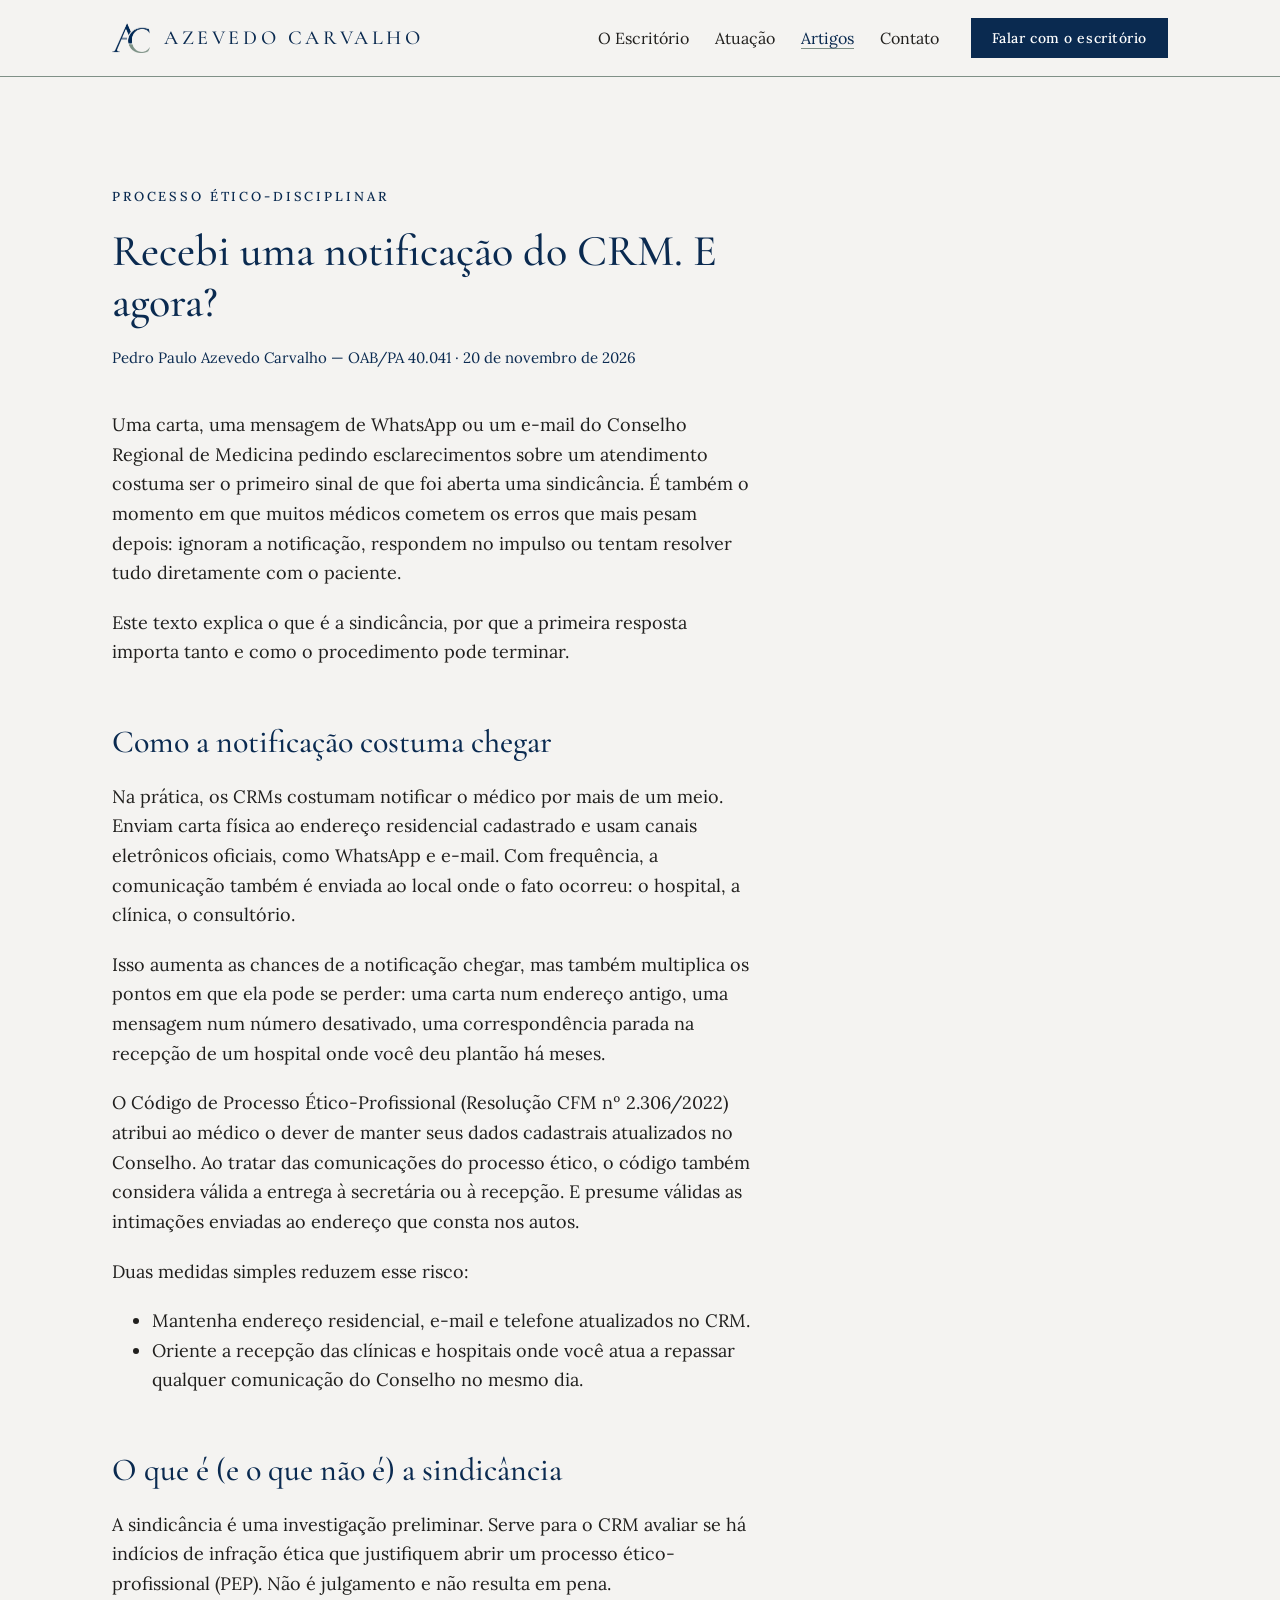
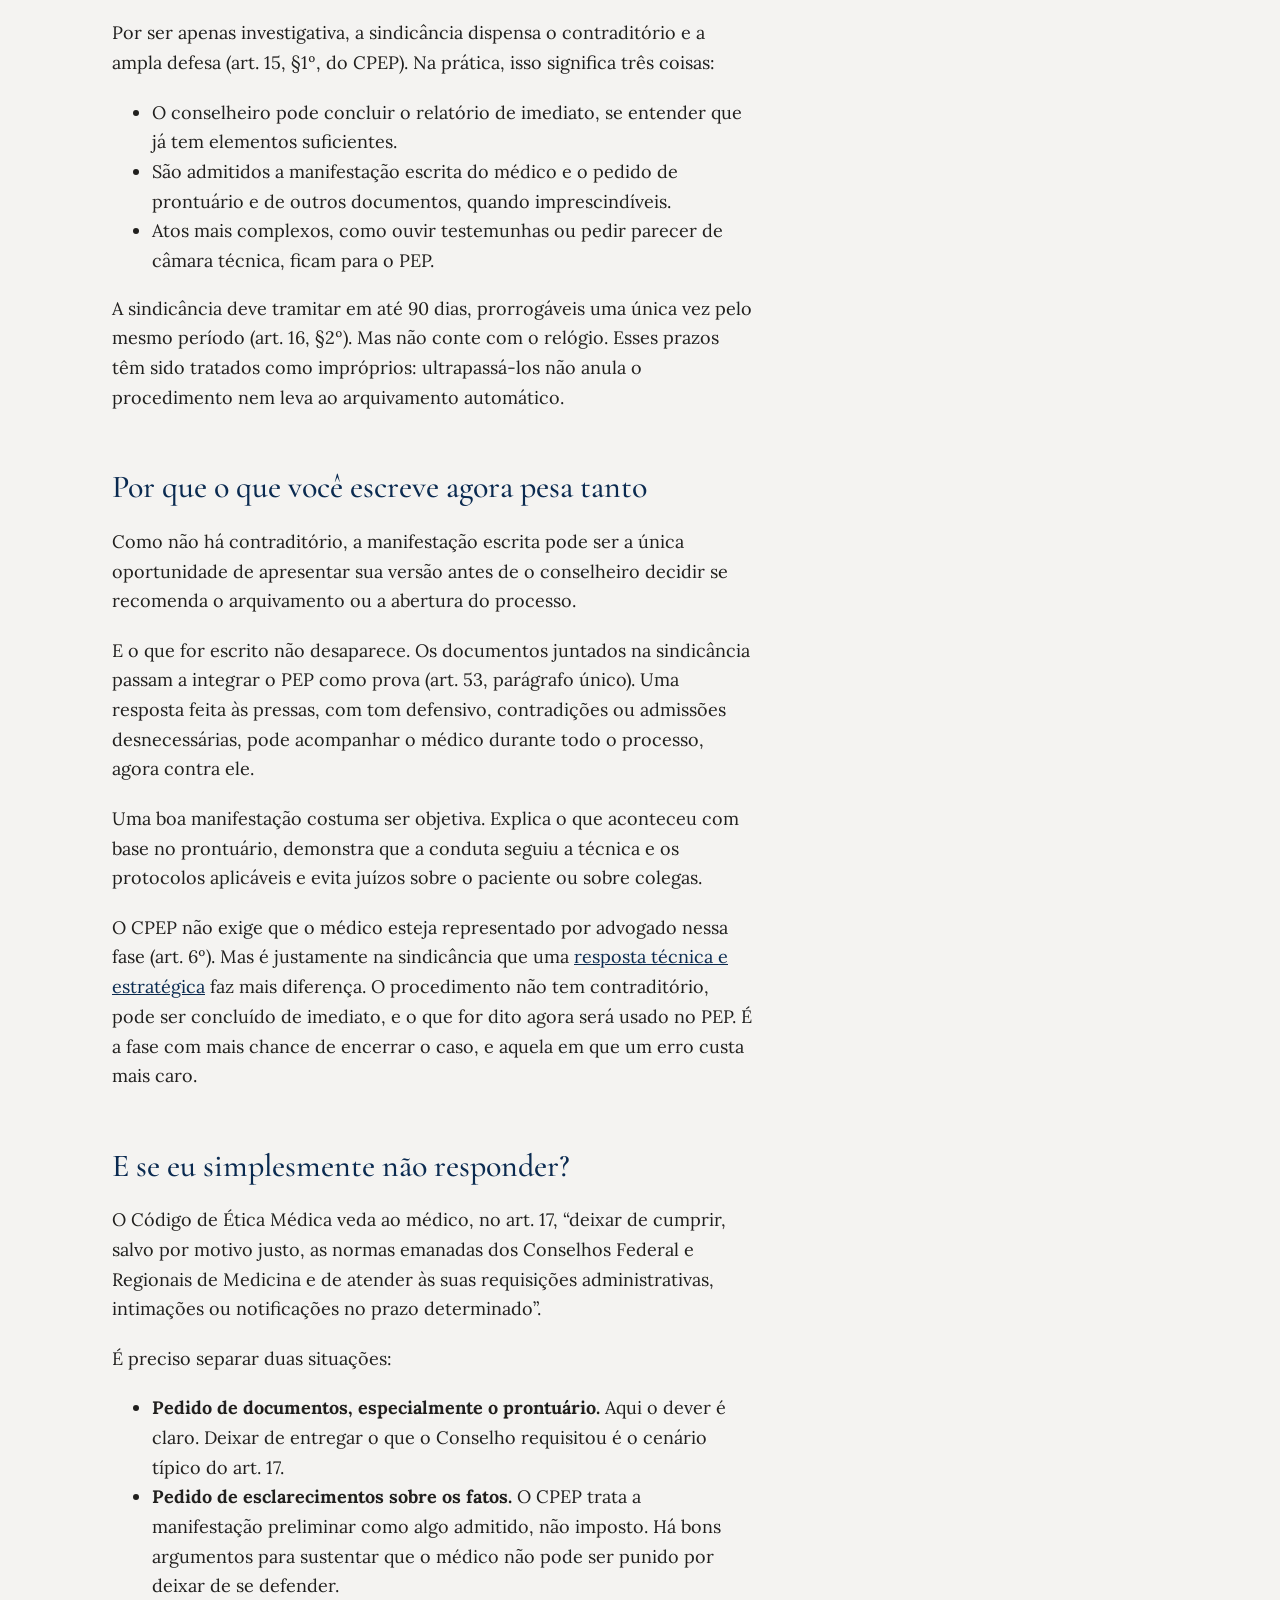
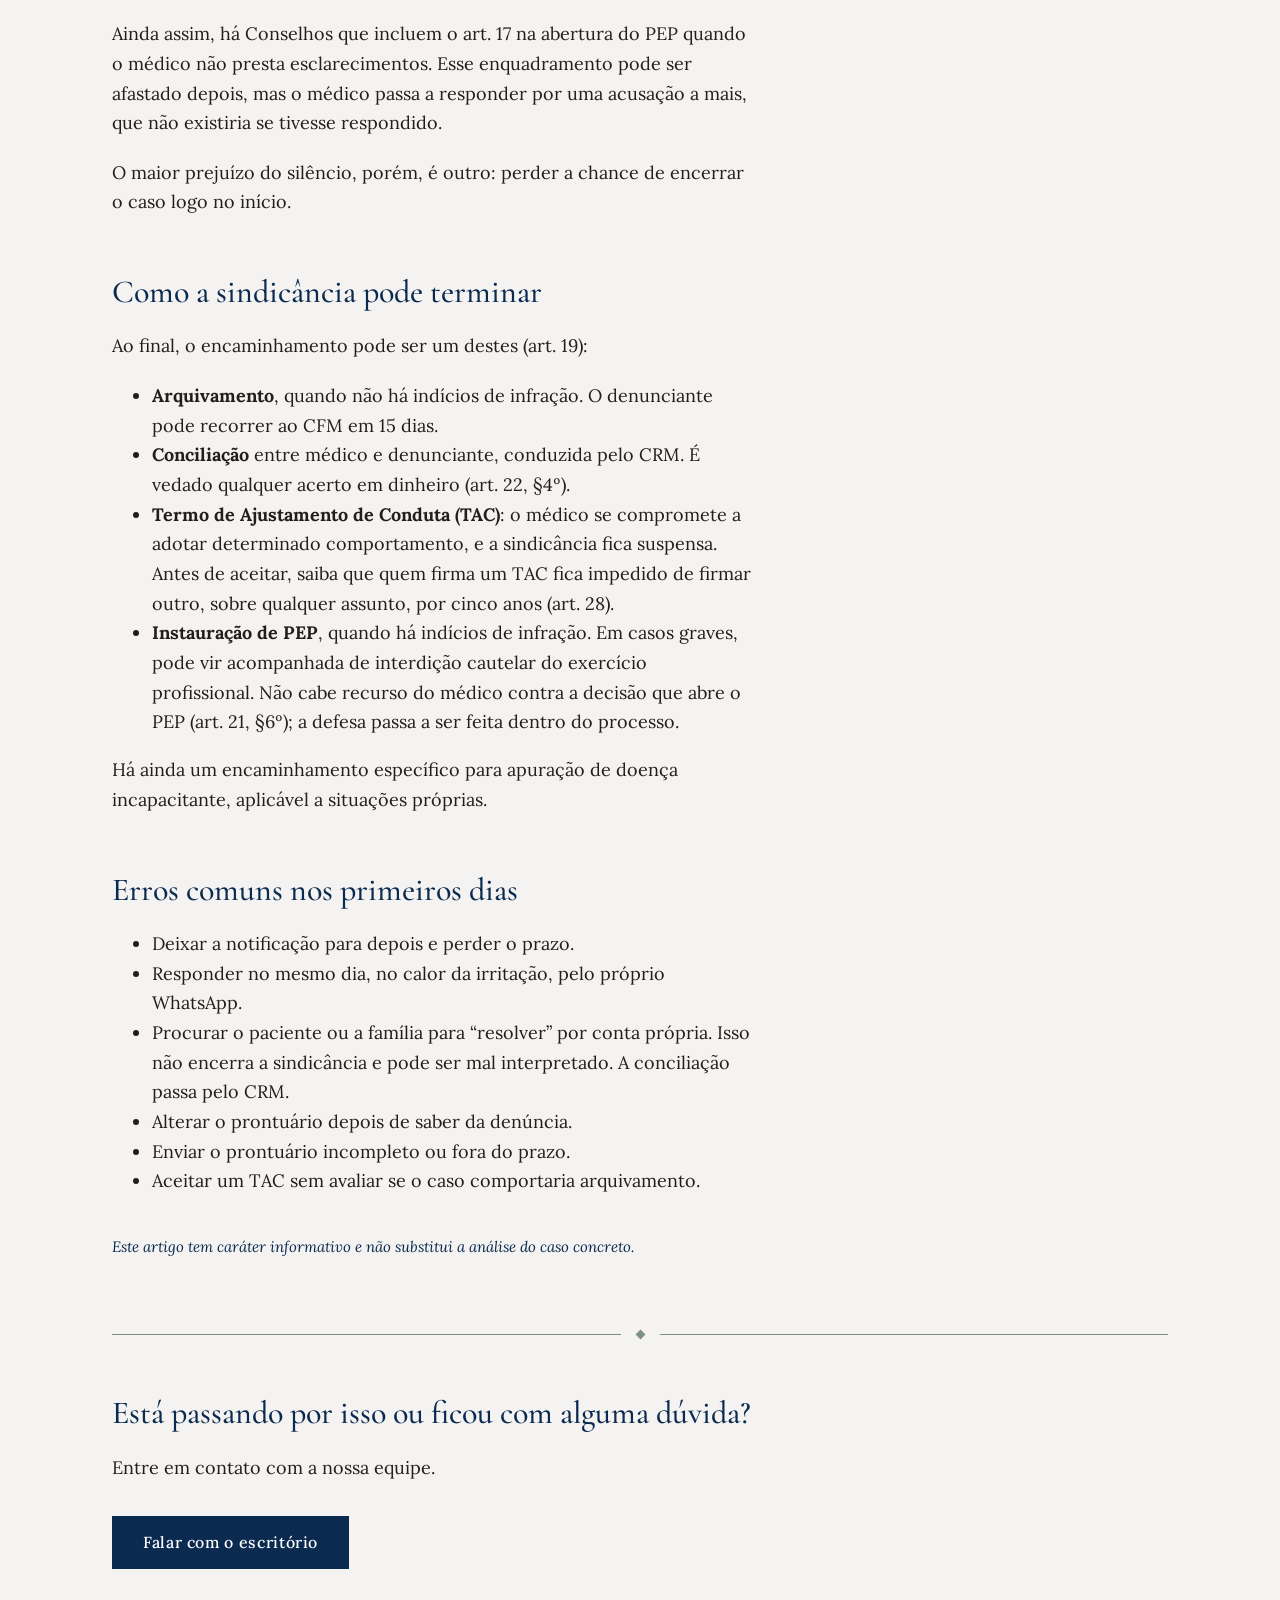
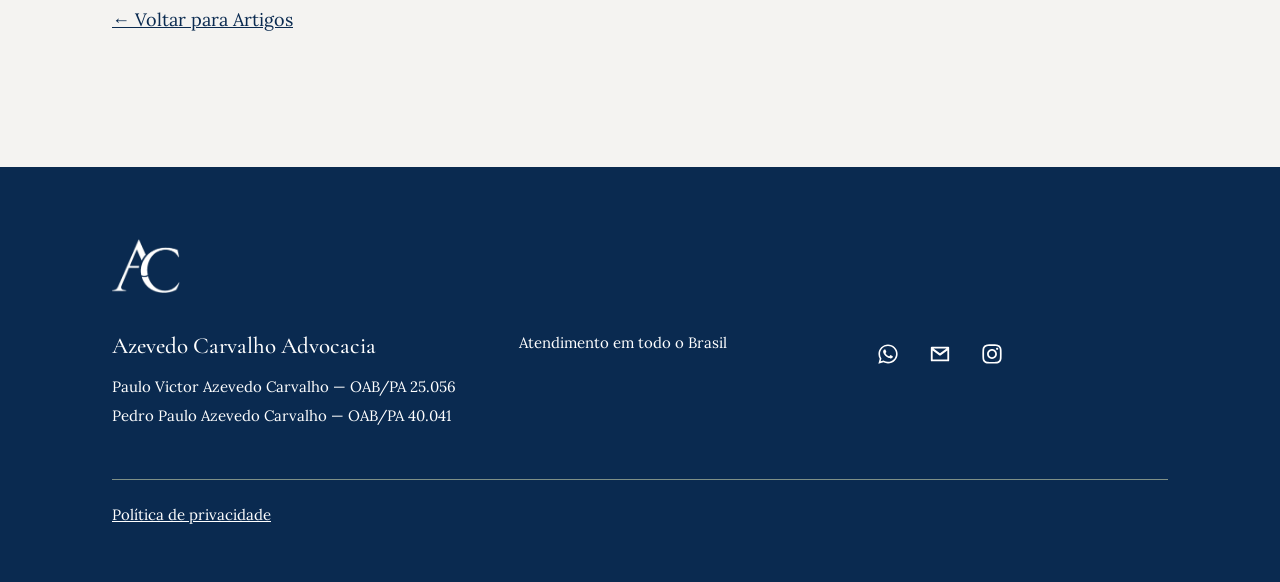
<file: artigos/recebi-uma-notificacao-do-crm/index.html>
<!doctype html>
<html lang="pt-BR">
<head>
<meta charset="utf-8">
<meta name="viewport" content="width=device-width, initial-scale=1">
<title>Recebi uma notificação do CRM. E agora? — Azevedo Carvalho Advocacia</title>
<meta name="description" content="O que é a sindicância no CRM, por que a primeira resposta do médico pesa tanto, o risco do art. 17 do Código de Ética Médica e como o procedimento pode terminar.">
<link rel="canonical" href="https://azevedocarvalho.adv.br/artigos/recebi-uma-notificacao-do-crm/">
<meta property="og:type" content="article">
<meta property="og:locale" content="pt_BR">
<meta property="og:site_name" content="Azevedo Carvalho Advocacia">
<meta property="og:title" content="Recebi uma notificação do CRM. E agora?">
<meta property="og:description" content="O que é a sindicância no CRM, por que a primeira resposta do médico pesa tanto, o risco do art. 17 do Código de Ética Médica e como o procedimento pode terminar.">
<meta property="og:url" content="https://azevedocarvalho.adv.br/artigos/recebi-uma-notificacao-do-crm/">
<meta property="og:image" content="https://azevedocarvalho.adv.br/imagens/og-azevedo-carvalho.png">
<meta property="og:image:width" content="1200">
<meta property="og:image:height" content="630">
<meta property="og:image:alt" content="Azevedo Carvalho Advocacia">
<meta name="twitter:card" content="summary_large_image">
<meta property="article:published_time" content="2026-11-20">
<meta property="article:modified_time" content="2026-11-24">
<meta property="article:section" content="Processo ético-disciplinar">
<link rel="icon" href="../../favicon-32.png" sizes="32x32" type="image/png">
<link rel="icon" href="../../favicon-192.png" sizes="192x192" type="image/png">
<link rel="apple-touch-icon" href="../../apple-touch-icon.png">
<link rel="preconnect" href="https://fonts.googleapis.com">
<link rel="preconnect" href="https://fonts.gstatic.com" crossorigin>
<link href="https://fonts.googleapis.com/css2?family=Cormorant+Garamond:wght@400;500;600&amp;family=Lora:wght@400;500&amp;display=swap" rel="stylesheet">
<link rel="stylesheet" href="../../css/estilo.css?v=2026112402">
</head>
<body>

<a class="pular" href="#principal">Ir para o conteúdo</a>

<header class="cabecalho">
  <div class="cabecalho__area">
    <a class="marca" href="../../">
      <img src="../../imagens/monograma-600.png" alt="Monograma Azevedo Carvalho" width="38">
      <span class="marca__nome">Azevedo Carvalho</span>
    </a>

    <nav class="nav" aria-label="Navegação principal">
      <ul class="nav__lista">
        <li><a href="../../o-escritorio/">O Escritório</a></li>
        <li class="submenu">
          <button class="submenu__gatilho" type="button">Atuação</button>
          <ul class="submenu__painel">
            <li><a href="../../atuacao/processo-etico-disciplinar/">Processo ético-disciplinar</a></li>
            <li><a href="../../atuacao/responsabilidade-civil-medica/">Responsabilidade civil médica</a></li>
            <li><a href="../../atuacao/assessoria-para-clinicas/">Assessoria para clínicas</a></li>
            <li><a href="../../atuacao/auditoria-de-prontuario/">Auditoria de prontuário</a></li>
            <li><a href="../../atuacao/termo-de-consentimento/">Termo de consentimento</a></li>
            <li><a href="../../atuacao/publicidade-medica/">Publicidade médica</a></li>
            <li><a href="../../atuacao/contratos/">Contratos</a></li>
          </ul>
        </li>
        <li><a href="../" aria-current="page">Artigos</a></li>
        <li><a href="../../contato/">Contato</a></li>
      </ul>
    </nav>

    <a class="botao" href="https://wa.me/5591980936182?text=Ol%C3%A1.%20Vim%20pelo%20site%2C%20pelo%20artigo%20sobre%20notifica%C3%A7%C3%A3o%20do%20CRM%2C%20e%20gostaria%20de%20falar%20com%20um%20advogado.">Falar com o escritório</a>

    <button class="abrir-menu" type="button" aria-expanded="false" aria-controls="painel">Menu</button>
  </div>
</header>

<div class="veu" data-aberto="nao"></div>

<div class="painel" id="painel" data-aberto="nao" aria-hidden="true">
  <div class="painel__topo">
    <button class="fechar-menu" type="button">Fechar</button>
  </div>
  <nav aria-label="Navegação do painel">
    <ul class="painel__lista">
      <li><a href="../../o-escritorio/">O Escritório</a></li>
      <li>
        <span class="painel__titulo">Atuação</span>
        <ul class="painel__sub">
          <li><a href="../../atuacao/processo-etico-disciplinar/">Processo ético-disciplinar</a></li>
          <li><a href="../../atuacao/responsabilidade-civil-medica/">Responsabilidade civil médica</a></li>
          <li><a href="../../atuacao/assessoria-para-clinicas/">Assessoria para clínicas</a></li>
          <li><a href="../../atuacao/auditoria-de-prontuario/">Auditoria de prontuário</a></li>
          <li><a href="../../atuacao/termo-de-consentimento/">Termo de consentimento</a></li>
          <li><a href="../../atuacao/publicidade-medica/">Publicidade médica</a></li>
          <li><a href="../../atuacao/contratos/">Contratos</a></li>
        </ul>
      </li>
      <li><a href="../" aria-current="page">Artigos</a></li>
      <li><a href="../../contato/">Contato</a></li>
    </ul>
  </nav>
  <a class="botao" href="https://wa.me/5591980936182?text=Ol%C3%A1.%20Vim%20pelo%20site%2C%20pelo%20artigo%20sobre%20notifica%C3%A7%C3%A3o%20do%20CRM%2C%20e%20gostaria%20de%20falar%20com%20um%20advogado.">Falar com o escritório</a>
</div>

<main id="principal">

  <article class="secao secao--base-curta">
    <div class="area">
      <div class="prosa">

        <p class="kicker">Processo ético-disciplinar</p>
        <h1>Recebi uma notificação do CRM. E agora?</h1>
        <p class="legenda" style="margin-top:20px">Pedro Paulo Azevedo Carvalho — OAB/PA 40.041 · <time datetime="2026-11-20">20 de novembro de 2026</time></p>

        <p style="margin-top:40px">Uma carta, uma mensagem de WhatsApp ou um e-mail do Conselho Regional de Medicina pedindo esclarecimentos sobre um atendimento costuma ser o primeiro sinal de que foi aberta uma sindicância. É também o momento em que muitos médicos cometem os erros que mais pesam depois: ignoram a notificação, respondem no impulso ou tentam resolver tudo diretamente com o paciente.</p>

        <p>Este texto explica o que é a sindicância, por que a primeira resposta importa tanto e como o procedimento pode terminar.</p>

        <h2>Como a notificação costuma chegar</h2>

        <p>Na prática, os CRMs costumam notificar o médico por mais de um meio. Enviam carta física ao endereço residencial cadastrado e usam canais eletrônicos oficiais, como WhatsApp e e-mail. Com frequência, a comunicação também é enviada ao local onde o fato ocorreu: o hospital, a clínica, o consultório.</p>

        <p>Isso aumenta as chances de a notificação chegar, mas também multiplica os pontos em que ela pode se perder: uma carta num endereço antigo, uma mensagem num número desativado, uma correspondência parada na recepção de um hospital onde você deu plantão há meses.</p>

        <p>O Código de Processo Ético-Profissional (Resolução CFM nº 2.306/2022) atribui ao médico o dever de manter seus dados cadastrais atualizados no Conselho. Ao tratar das comunicações do processo ético, o código também considera válida a entrega à secretária ou à recepção. E presume válidas as intimações enviadas ao endereço que consta nos autos.</p>

        <p>Duas medidas simples reduzem esse risco:</p>

        <ul>
          <li>Mantenha endereço residencial, e-mail e telefone atualizados no CRM.</li>
          <li>Oriente a recepção das clínicas e hospitais onde você atua a repassar qualquer comunicação do Conselho no mesmo dia.</li>
        </ul>

        <h2>O que é (e o que não é) a sindicância</h2>

        <p>A sindicância é uma investigação preliminar. Serve para o CRM avaliar se há indícios de infração ética que justifiquem abrir um processo ético-profissional (PEP). Não é julgamento e não resulta em pena.</p>

        <p>Por ser apenas investigativa, a sindicância dispensa o contraditório e a ampla defesa (art. 15, §1º, do CPEP). Na prática, isso significa três coisas:</p>

        <ul>
          <li>O conselheiro pode concluir o relatório de imediato, se entender que já tem elementos suficientes.</li>
          <li>São admitidos a manifestação escrita do médico e o pedido de prontuário e de outros documentos, quando imprescindíveis.</li>
          <li>Atos mais complexos, como ouvir testemunhas ou pedir parecer de câmara técnica, ficam para o PEP.</li>
        </ul>

        <p>A sindicância deve tramitar em até 90 dias, prorrogáveis uma única vez pelo mesmo período (art. 16, §2º). Mas não conte com o relógio. Esses prazos têm sido tratados como impróprios: ultrapassá-los não anula o procedimento nem leva ao arquivamento automático.</p>

        <h2>Por que o que você escreve agora pesa tanto</h2>

        <p>Como não há contraditório, a manifestação escrita pode ser a única oportunidade de apresentar sua versão antes de o conselheiro decidir se recomenda o arquivamento ou a abertura do processo.</p>

        <p>E o que for escrito não desaparece. Os documentos juntados na sindicância passam a integrar o PEP como prova (art. 53, parágrafo único). Uma resposta feita às pressas, com tom defensivo, contradições ou admissões desnecessárias, pode acompanhar o médico durante todo o processo, agora contra ele.</p>

        <p>Uma boa manifestação costuma ser objetiva. Explica o que aconteceu com base no prontuário, demonstra que a conduta seguiu a técnica e os protocolos aplicáveis e evita juízos sobre o paciente ou sobre colegas.</p>

        <p>O CPEP não exige que o médico esteja representado por advogado nessa fase (art. 6º). Mas é justamente na sindicância que uma <a href="/atuacao/processo-etico-disciplinar/">resposta técnica e estratégica</a> faz mais diferença. O procedimento não tem contraditório, pode ser concluído de imediato, e o que for dito agora será usado no PEP. É a fase com mais chance de encerrar o caso, e aquela em que um erro custa mais caro.</p>

        <h2>E se eu simplesmente não responder?</h2>

        <p>O Código de Ética Médica veda ao médico, no art. 17, “deixar de cumprir, salvo por motivo justo, as normas emanadas dos Conselhos Federal e Regionais de Medicina e de atender às suas requisições administrativas, intimações ou notificações no prazo determinado”.</p>

        <p>É preciso separar duas situações:</p>

        <ul>
          <li><strong>Pedido de documentos, especialmente o prontuário.</strong> Aqui o dever é claro. Deixar de entregar o que o Conselho requisitou é o cenário típico do art. 17.</li>
          <li><strong>Pedido de esclarecimentos sobre os fatos.</strong> O CPEP trata a manifestação preliminar como algo admitido, não imposto. Há bons argumentos para sustentar que o médico não pode ser punido por deixar de se defender.</li>
        </ul>

        <p>Ainda assim, há Conselhos que incluem o art. 17 na abertura do PEP quando o médico não presta esclarecimentos. Esse enquadramento pode ser afastado depois, mas o médico passa a responder por uma acusação a mais, que não existiria se tivesse respondido.</p>

        <p>O maior prejuízo do silêncio, porém, é outro: perder a chance de encerrar o caso logo no início.</p>

        <h2>Como a sindicância pode terminar</h2>

        <p>Ao final, o encaminhamento pode ser um destes (art. 19):</p>

        <ul>
          <li><strong>Arquivamento</strong>, quando não há indícios de infração. O denunciante pode recorrer ao CFM em 15 dias.</li>
          <li><strong>Conciliação</strong> entre médico e denunciante, conduzida pelo CRM. É vedado qualquer acerto em dinheiro (art. 22, §4º).</li>
          <li><strong>Termo de Ajustamento de Conduta (TAC)</strong>: o médico se compromete a adotar determinado comportamento, e a sindicância fica suspensa. Antes de aceitar, saiba que quem firma um TAC fica impedido de firmar outro, sobre qualquer assunto, por cinco anos (art. 28).</li>
          <li><strong>Instauração de PEP</strong>, quando há indícios de infração. Em casos graves, pode vir acompanhada de interdição cautelar do exercício profissional. Não cabe recurso do médico contra a decisão que abre o PEP (art. 21, §6º); a defesa passa a ser feita dentro do processo.</li>
        </ul>

        <p>Há ainda um encaminhamento específico para apuração de doença incapacitante, aplicável a situações próprias.</p>

        <h2>Erros comuns nos primeiros dias</h2>

        <ul>
          <li>Deixar a notificação para depois e perder o prazo.</li>
          <li>Responder no mesmo dia, no calor da irritação, pelo próprio WhatsApp.</li>
          <li>Procurar o paciente ou a família para “resolver” por conta própria. Isso não encerra a sindicância e pode ser mal interpretado. A conciliação passa pelo CRM.</li>
          <li>Alterar o prontuário depois de saber da denúncia.</li>
          <li>Enviar o prontuário incompleto ou fora do prazo.</li>
          <li>Aceitar um TAC sem avaliar se o caso comportaria arquivamento.</li>
        </ul>

        <p class="legenda" style="margin-top:40px"><em>Este artigo tem caráter informativo e não substitui a análise do caso concreto.</em></p>

      </div>
    </div>
  </article>

  <div class="area"><div class="divisor" role="separator"><span></span></div></div>

  <section class="secao secao--topo-curto">
    <div class="area">
      <div class="prosa">
        <h2>Está passando por isso ou ficou com alguma dúvida?</h2>
        <p style="margin-top:20px">Entre em contato com a nossa equipe.</p>
      </div>
      <a class="botao" style="margin-top:14px" href="https://wa.me/5591980936182?text=Ol%C3%A1.%20Vim%20pelo%20site%2C%20pelo%20artigo%20sobre%20notifica%C3%A7%C3%A3o%20do%20CRM%2C%20e%20gostaria%20de%20falar%20com%20um%20advogado.">Falar com o escritório</a>
      <p style="margin-top:36px"><a href="../">← Voltar para Artigos</a></p>
    </div>
  </section>

</main>

<footer class="rodape">
  <div class="area">
    <img class="rodape__marca" src="../../imagens/monograma-branco-600.png" alt="" aria-hidden="true" width="68" loading="lazy">
    <div class="rodape__grade">
      <div>
        <p class="rodape__nome">Azevedo Carvalho Advocacia</p>
        <ul>
          <li>Paulo Victor Azevedo Carvalho — OAB/PA 25.056</li>
          <li>Pedro Paulo Azevedo Carvalho — OAB/PA 40.041</li>
        </ul>
      </div>
      <div>
        <p>Atendimento em todo o Brasil</p>
      </div>
      <div>
        <ul class="rodape__icones">
          <li><a href="https://wa.me/5591980936182?text=Ol%C3%A1.%20Vim%20pelo%20site%2C%20pelo%20artigo%20sobre%20notifica%C3%A7%C3%A3o%20do%20CRM%2C%20e%20gostaria%20de%20falar%20com%20um%20advogado." aria-label="WhatsApp: (91) 98093-6182"><svg viewBox="0 0 448 512" aria-hidden="true" focusable="false"><path d="M380.9 97.1C339 55.1 283.2 32 223.9 32c-122.4 0-222 99.6-222 222 0 39.1 10.2 77.3 29.6 110.9L0 480l117.7-30.9c32.4 17.7 68.9 27 106.1 27h.1c122.3 0 224.1-99.6 224.1-222 0-59.3-25.2-115-67.1-157zm-157 341.6c-33.2 0-65.7-8.9-94-25.7l-6.7-4-69.8 18.3L72 359.2l-4.4-7c-18.5-29.4-28.2-63.3-28.2-98.2 0-101.7 82.8-184.5 184.6-184.5 49.3 0 95.6 19.2 130.4 54.1 34.8 34.9 56.2 81.2 56.1 130.5 0 101.8-84.9 184.6-186.6 184.6zm101.2-138.2c-5.5-2.8-32.8-16.2-37.9-18-5.1-1.9-8.8-2.8-12.5 2.8-3.7 5.6-14.3 18-17.6 21.8-3.2 3.7-6.5 4.2-12 1.4-32.6-16.3-54-29.1-75.5-66-5.7-9.8 5.7-9.1 16.3-30.3 1.8-3.7.9-6.9-.5-9.7-1.4-2.8-12.5-30.1-17.1-41.2-4.5-10.8-9.1-9.3-12.5-9.5-3.2-.2-6.9-.2-10.6-.2-3.7 0-9.7 1.4-14.8 6.9-5.1 5.6-19.4 19-19.4 46.3 0 27.3 19.9 53.7 22.6 57.4 2.8 3.7 39.1 59.7 94.8 83.8 35.2 15.2 49 16.5 66.6 13.9 10.7-1.6 32.8-13.4 37.4-26.4 4.6-13 4.6-24.1 3.2-26.4-1.3-2.5-5-3.9-10.5-6.6z"/></svg></a></li>
          <li><a href="mailto:contato@azevedocarvalho.adv.br" aria-label="E-mail: contato@azevedocarvalho.adv.br"><svg viewBox="0 0 24 24" aria-hidden="true" focusable="false"><path d="M3 4h18a1 1 0 0 1 1 1v14a1 1 0 0 1-1 1H3a1 1 0 0 1-1-1V5a1 1 0 0 1 1-1zm16.1 2H4.9L12 11.1 19.1 6zM20 8.2l-7.4 5.3a1 1 0 0 1-1.2 0L4 8.2V18h16V8.2z"/></svg></a></li>
          <li><a href="https://www.instagram.com/azevedocarvalhoadv" aria-label="Instagram: @azevedocarvalhoadv"><svg viewBox="0 0 448 512" aria-hidden="true" focusable="false"><path d="M224.1 141c-63.6 0-114.9 51.3-114.9 114.9s51.3 114.9 114.9 114.9S339 319.5 339 255.9 287.7 141 224.1 141zm0 189.6c-41.1 0-74.7-33.5-74.7-74.7s33.5-74.7 74.7-74.7 74.7 33.5 74.7 74.7-33.6 74.7-74.7 74.7zm146.4-194.3c0 14.9-12 26.8-26.8 26.8-14.9 0-26.8-12-26.8-26.8s12-26.8 26.8-26.8 26.8 12 26.8 26.8zm76.1 27.2c-1.7-35.9-9.9-67.7-36.2-93.9-26.2-26.2-58-34.4-93.9-36.2-37-2.1-147.9-2.1-184.9 0-35.8 1.7-67.6 9.9-93.9 36.1s-34.4 58-36.2 93.9c-2.1 37-2.1 147.9 0 184.9 1.7 35.9 9.9 67.7 36.2 93.9s58 34.4 93.9 36.2c37 2.1 147.9 2.1 184.9 0 35.9-1.7 67.7-9.9 93.9-36.2 26.2-26.2 34.4-58 36.2-93.9 2.1-37 2.1-147.8 0-184.8zM398.8 388c-7.8 19.6-22.9 34.7-42.6 42.6-29.5 11.7-99.5 9-132.1 9s-102.7 2.6-132.1-9c-19.6-7.8-34.7-22.9-42.6-42.6-11.7-29.5-9-99.5-9-132.1s-2.6-102.7 9-132.1c7.8-19.6 22.9-34.7 42.6-42.6 29.5-11.7 99.5-9 132.1-9s102.7-2.6 132.1 9c19.6 7.8 34.7 22.9 42.6 42.6 11.7 29.5 9 99.5 9 132.1s2.7 102.7-9 132.1z"/></svg></a></li>
        </ul>
      </div>
    </div>
    <div class="rodape__base">
      <a href="../../politica-de-privacidade/">Política de privacidade</a>
    </div>
  </div>
</footer>

<a class="zap-fixo" href="https://wa.me/5591980936182?text=Ol%C3%A1.%20Vim%20pelo%20site%2C%20pelo%20artigo%20sobre%20notifica%C3%A7%C3%A3o%20do%20CRM%2C%20e%20gostaria%20de%20falar%20com%20um%20advogado." aria-label="Falar com o escritório" title="Falar com o escritório">
  <svg viewBox="0 0 448 512" aria-hidden="true" focusable="false"><path d="M380.9 97.1C339 55.1 283.2 32 223.9 32c-122.4 0-222 99.6-222 222 0 39.1 10.2 77.3 29.6 110.9L0 480l117.7-30.9c32.4 17.7 68.9 27 106.1 27h.1c122.3 0 224.1-99.6 224.1-222 0-59.3-25.2-115-67.1-157zm-157 341.6c-33.2 0-65.7-8.9-94-25.7l-6.7-4-69.8 18.3L72 359.2l-4.4-7c-18.5-29.4-28.2-63.3-28.2-98.2 0-101.7 82.8-184.5 184.6-184.5 49.3 0 95.6 19.2 130.4 54.1 34.8 34.9 56.2 81.2 56.1 130.5 0 101.8-84.9 184.6-186.6 184.6zm101.2-138.2c-5.5-2.8-32.8-16.2-37.9-18-5.1-1.9-8.8-2.8-12.5 2.8-3.7 5.6-14.3 18-17.6 21.8-3.2 3.7-6.5 4.2-12 1.4-32.6-16.3-54-29.1-75.5-66-5.7-9.8 5.7-9.1 16.3-30.3 1.8-3.7.9-6.9-.5-9.7-1.4-2.8-12.5-30.1-17.1-41.2-4.5-10.8-9.1-9.3-12.5-9.5-3.2-.2-6.9-.2-10.6-.2-3.7 0-9.7 1.4-14.8 6.9-5.1 5.6-19.4 19-19.4 46.3 0 27.3 19.9 53.7 22.6 57.4 2.8 3.7 39.1 59.7 94.8 83.8 35.2 15.2 49 16.5 66.6 13.9 10.7-1.6 32.8-13.4 37.4-26.4 4.6-13 4.6-24.1 3.2-26.4-1.3-2.5-5-3.9-10.5-6.6z"/></svg>
</a>

<script type="application/ld+json">
{
  "@context": "https://schema.org",
  "@graph": [
    {
      "@type": "LegalService",
      "@id": "https://azevedocarvalho.adv.br/#escritorio",
      "name": "Azevedo Carvalho Advocacia",
      "url": "https://azevedocarvalho.adv.br/",
      "logo": "https://azevedocarvalho.adv.br/imagens/monograma-600.png",
      "image": "https://azevedocarvalho.adv.br/imagens/og-azevedo-carvalho.png",
      "description": "Defesa em processos éticos e judiciais, revisão da documentação clínica e consultoria preventiva para médicos e clínicas.",
      "telephone": "+55-91-98093-6182",
      "email": "contato@azevedocarvalho.adv.br",
      "address": {
        "@type": "PostalAddress",
        "addressLocality": "Belém",
        "addressRegion": "PA",
        "addressCountry": "BR"
      },
      "areaServed": {
        "@type": "Country",
        "name": "Brasil"
      },
      "knowsAbout": [
        "Direito médico",
        "Sindicância no Conselho Regional de Medicina",
        "Processo ético-profissional",
        "Responsabilidade civil médica",
        "Prontuário médico",
        "Termo de consentimento informado",
        "Publicidade médica"
      ],
      "founder": [
        {
          "@id": "https://azevedocarvalho.adv.br/#paulo-victor"
        },
        {
          "@id": "https://azevedocarvalho.adv.br/#pedro-paulo"
        }
      ],
      "sameAs": [
        "https://www.instagram.com/azevedocarvalhoadv"
      ]
    },
    {
      "@type": "WebPage",
      "@id": "https://azevedocarvalho.adv.br/artigos/recebi-uma-notificacao-do-crm/#pagina",
      "url": "https://azevedocarvalho.adv.br/artigos/recebi-uma-notificacao-do-crm/",
      "name": "Recebi uma notificação do CRM. E agora? — Azevedo Carvalho Advocacia",
      "description": "O que é a sindicância no CRM, por que a primeira resposta do médico pesa tanto, o risco do art. 17 do Código de Ética Médica e como o procedimento pode terminar.",
      "inLanguage": "pt-BR",
      "isPartOf": {
        "@id": "https://azevedocarvalho.adv.br/#site"
      },
      "publisher": {
        "@id": "https://azevedocarvalho.adv.br/#escritorio"
      },
      "breadcrumb": {
        "@type": "BreadcrumbList",
        "itemListElement": [
          {
            "@type": "ListItem",
            "position": 1,
            "name": "Início",
            "item": "https://azevedocarvalho.adv.br/"
          },
          {
            "@type": "ListItem",
            "position": 2,
            "name": "Artigos",
            "item": "https://azevedocarvalho.adv.br/artigos/"
          },
          {
            "@type": "ListItem",
            "position": 3,
            "name": "Recebi uma notificação do CRM. E agora?",
            "item": "https://azevedocarvalho.adv.br/artigos/recebi-uma-notificacao-do-crm/"
          }
        ]
      }
    },
    {
      "@type": "BlogPosting",
      "@id": "https://azevedocarvalho.adv.br/artigos/recebi-uma-notificacao-do-crm/#artigo",
      "headline": "Recebi uma notificação do CRM. E agora?",
      "description": "O que é a sindicância no CRM, por que a primeira resposta do médico pesa tanto, o risco do art. 17 do Código de Ética Médica e como o procedimento pode terminar.",
      "image": "https://azevedocarvalho.adv.br/imagens/og-azevedo-carvalho.png",
      "datePublished": "2026-11-20",
      "dateModified": "2026-11-24",
      "inLanguage": "pt-BR",
      "articleSection": "Processo ético-disciplinar",
      "author": {
        "@id": "https://azevedocarvalho.adv.br/#pedro-paulo"
      },
      "publisher": {
        "@id": "https://azevedocarvalho.adv.br/#escritorio"
      },
      "mainEntityOfPage": {
        "@id": "https://azevedocarvalho.adv.br/artigos/recebi-uma-notificacao-do-crm/#pagina"
      }
    },
    {
      "@type": "Person",
      "@id": "https://azevedocarvalho.adv.br/#pedro-paulo",
      "name": "Pedro Paulo Azevedo Carvalho",
      "jobTitle": "Advogado e sócio",
      "identifier": {
        "@type": "PropertyValue",
        "propertyID": "OAB/PA",
        "value": "40.041"
      },
      "image": "https://azevedocarvalho.adv.br/imagens/pedro-paulo.jpeg",
      "url": "https://azevedocarvalho.adv.br/o-escritorio/",
      "alumniOf": [
        {
          "@type": "CollegeOrUniversity",
          "name": "Centro Universitário do Pará (CESUPA)"
        }
      ],
      "worksFor": {
        "@id": "https://azevedocarvalho.adv.br/#escritorio"
      }
    }
  ]
}
</script>

<script src="../../js/menu.js?v=2026112402"></script>

</body>
</html>
</file>
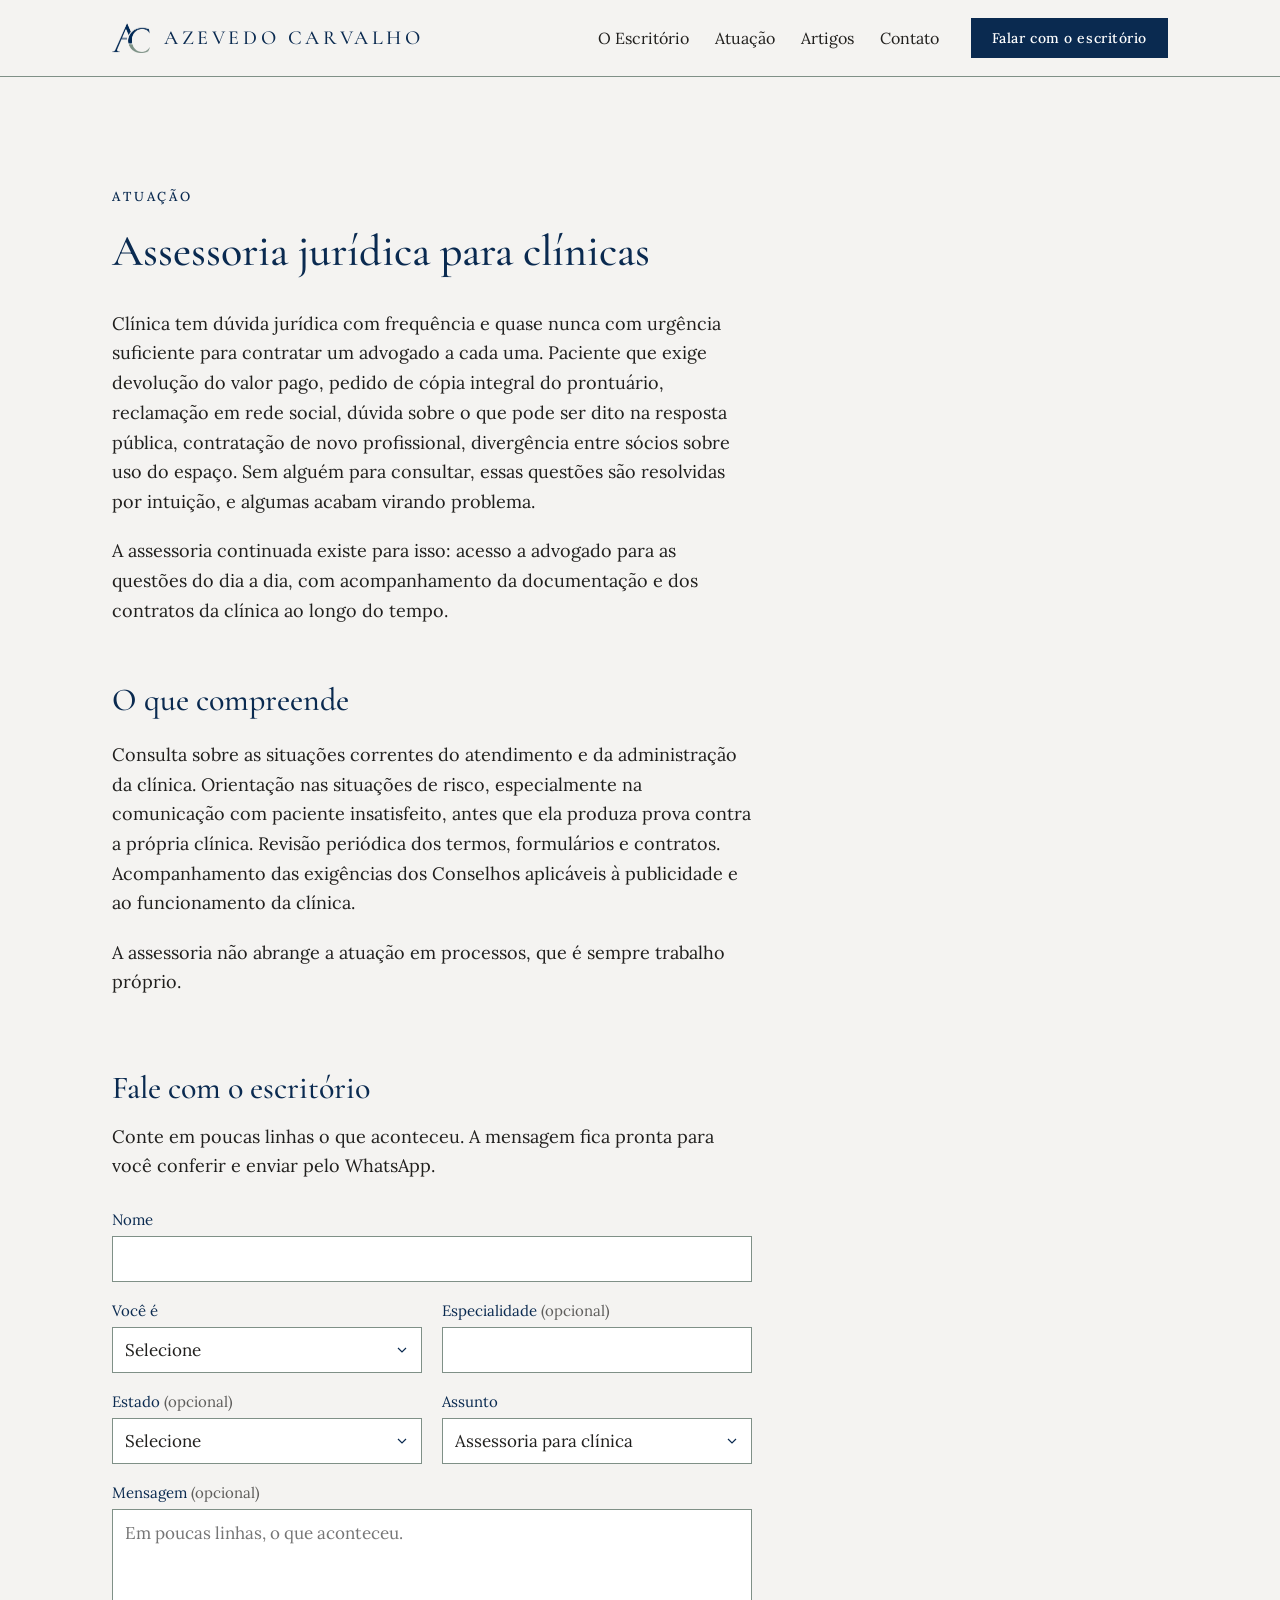
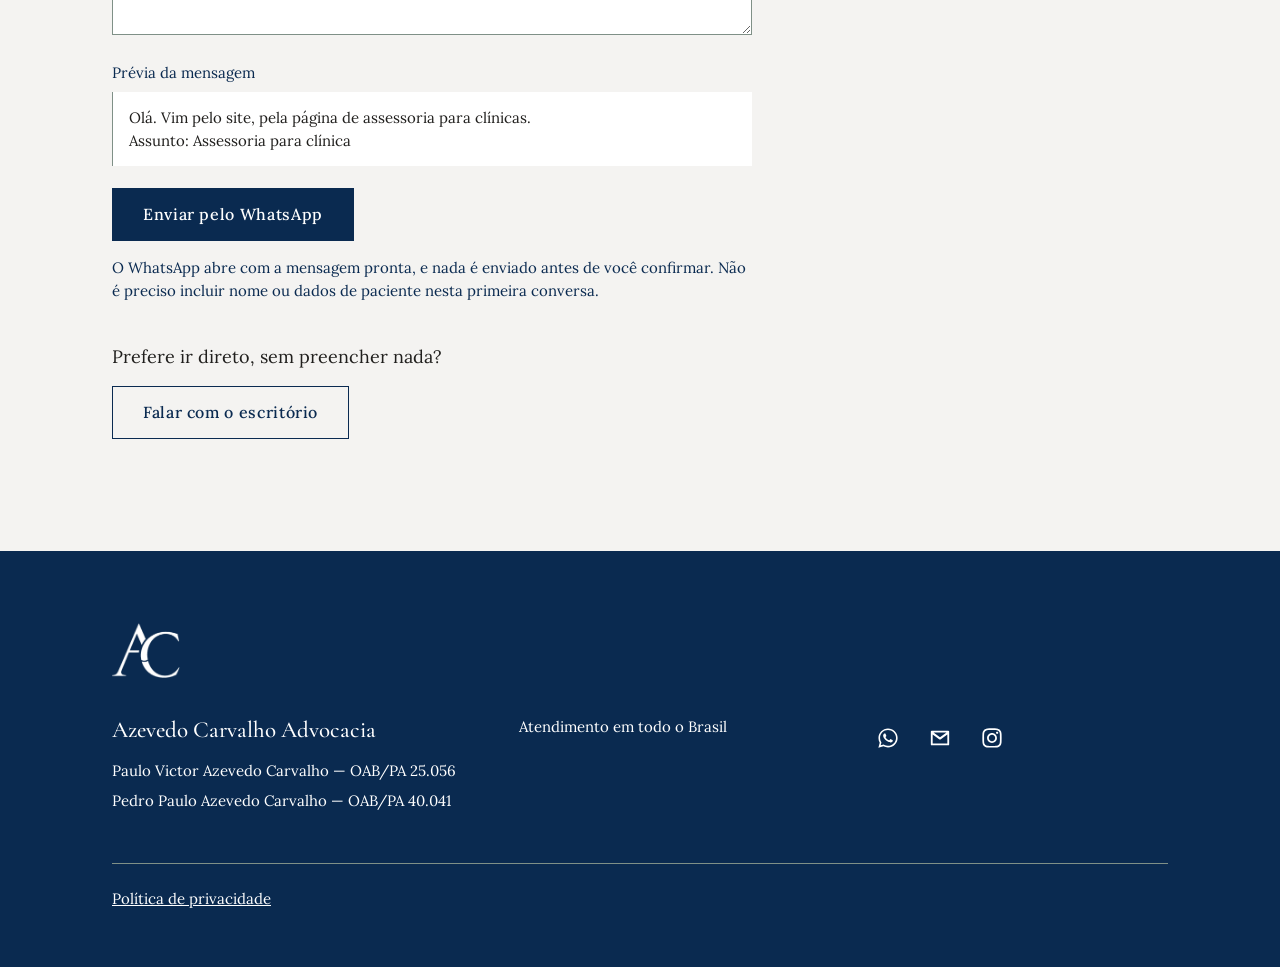
<file: atuacao/assessoria-para-clinicas/index.html>
<!DOCTYPE html>
<html lang="pt-BR">
<head>
<meta charset="utf-8">
<meta name="viewport" content="width=device-width, initial-scale=1">
<title>Assessoria jurídica para clínicas — Azevedo Carvalho Advocacia</title>
<meta name="description" content="Acompanhamento jurídico continuado da rotina da clínica: consulta nas questões do dia a dia, orientação nas situações de risco e revisão periódica de termos, formulários e contratos.">
<link rel="canonical" href="https://azevedocarvalho.adv.br/atuacao/assessoria-para-clinicas/">
<meta property="og:type" content="website">
<meta property="og:locale" content="pt_BR">
<meta property="og:site_name" content="Azevedo Carvalho Advocacia">
<meta property="og:title" content="Assessoria jurídica para clínicas">
<meta property="og:description" content="Acompanhamento jurídico continuado da rotina da clínica: consulta nas questões do dia a dia, orientação nas situações de risco e revisão periódica de termos, formulários e contratos.">
<meta property="og:url" content="https://azevedocarvalho.adv.br/atuacao/assessoria-para-clinicas/">
<meta property="og:image" content="https://azevedocarvalho.adv.br/imagens/og-azevedo-carvalho.png">
<meta property="og:image:width" content="1200">
<meta property="og:image:height" content="630">
<meta property="og:image:alt" content="Azevedo Carvalho Advocacia">
<meta name="twitter:card" content="summary_large_image">
<link rel="icon" href="../../favicon-32.png" sizes="32x32" type="image/png">
<link rel="icon" href="../../favicon-192.png" sizes="192x192" type="image/png">
<link rel="apple-touch-icon" href="../../apple-touch-icon.png">
<link rel="preconnect" href="https://fonts.googleapis.com">
<link rel="preconnect" href="https://fonts.gstatic.com" crossorigin>
<link href="https://fonts.googleapis.com/css2?family=Cormorant+Garamond:wght@400;500;600&family=Lora:wght@400;500&display=swap" rel="stylesheet">
<link rel="stylesheet" href="../../css/estilo.css?v=2026112402">
</head>
<body>

<a class="pular" href="#principal">Ir para o conteúdo</a>

<header class="cabecalho">
  <div class="cabecalho__area">
    <a class="marca" href="../../">
      <img src="../../imagens/monograma-600.png" alt="Monograma Azevedo Carvalho" width="38">
      <span class="marca__nome">Azevedo Carvalho</span>
    </a>

    <nav class="nav" aria-label="Navegação principal">
      <ul class="nav__lista">
        <li><a href="../../o-escritorio/">O Escritório</a></li>
        <li class="submenu">
          <button class="submenu__gatilho" type="button">Atuação</button>
          <ul class="submenu__painel">
            <li><a href="../processo-etico-disciplinar/">Processo ético-disciplinar</a></li>
            <li><a href="../responsabilidade-civil-medica/">Responsabilidade civil médica</a></li>
            <li><a href="./" aria-current="page">Assessoria para clínicas</a></li>
            <li><a href="../auditoria-de-prontuario/">Auditoria de prontuário</a></li>
            <li><a href="../termo-de-consentimento/">Termo de consentimento</a></li>
            <li><a href="../publicidade-medica/">Publicidade médica</a></li>
            <li><a href="../contratos/">Contratos</a></li>
          </ul>
        </li>
        <li><a href="../../artigos/">Artigos</a></li>
        <li><a href="../../contato/">Contato</a></li>
      </ul>
    </nav>

    <a class="botao" href="https://wa.me/5591980936182?text=Ol%C3%A1.%20Vim%20pelo%20site%2C%20pela%20p%C3%A1gina%20de%20assessoria%20para%20cl%C3%ADnicas%2C%20e%20gostaria%20de%20falar%20com%20um%20advogado.">Falar com o escritório</a>

    <button class="abrir-menu" type="button" aria-expanded="false" aria-controls="painel">Menu</button>
  </div>
</header>

<div class="veu" data-aberto="nao"></div>

<div class="painel" id="painel" data-aberto="nao" aria-hidden="true">
  <div class="painel__topo">
    <button class="fechar-menu" type="button">Fechar</button>
  </div>
  <nav aria-label="Navegação do painel">
    <ul class="painel__lista">
      <li><a href="../../o-escritorio/">O Escritório</a></li>
      <li>
        <span class="painel__titulo">Atuação</span>
        <ul class="painel__sub">
          <li><a href="../processo-etico-disciplinar/">Processo ético-disciplinar</a></li>
          <li><a href="../responsabilidade-civil-medica/">Responsabilidade civil médica</a></li>
          <li><a href="./" aria-current="page">Assessoria para clínicas</a></li>
          <li><a href="../auditoria-de-prontuario/">Auditoria de prontuário</a></li>
          <li><a href="../termo-de-consentimento/">Termo de consentimento</a></li>
          <li><a href="../publicidade-medica/">Publicidade médica</a></li>
          <li><a href="../contratos/">Contratos</a></li>
        </ul>
      </li>
      <li><a href="../../artigos/">Artigos</a></li>
      <li><a href="../../contato/">Contato</a></li>
    </ul>
  </nav>
  <a class="botao" href="https://wa.me/5591980936182?text=Ol%C3%A1.%20Vim%20pelo%20site%2C%20pela%20p%C3%A1gina%20de%20assessoria%20para%20cl%C3%ADnicas%2C%20e%20gostaria%20de%20falar%20com%20um%20advogado.">Falar com o escritório</a>
</div>

<main id="principal">

  <section class="secao">
    <div class="area">
      <div class="prosa">
        <p class="kicker">Atuação</p>
        <h1>Assessoria jurídica para clínicas</h1>
        <p style="margin-top:32px">Clínica tem dúvida jurídica com frequência e quase nunca com urgência suficiente para contratar um advogado a cada uma. Paciente que exige devolução do valor pago, pedido de cópia integral do prontuário, reclamação em rede social, dúvida sobre o que pode ser dito na resposta pública, contratação de novo profissional, divergência entre sócios sobre uso do espaço. Sem alguém para consultar, essas questões são resolvidas por intuição, e algumas acabam virando problema.</p>
        <p>A assessoria continuada existe para isso: acesso a advogado para as questões do dia a dia, com acompanhamento da documentação e dos contratos da clínica ao longo do tempo.</p>

        <h2>O que compreende</h2>
        <p>Consulta sobre as situações correntes do atendimento e da administração da clínica. Orientação nas situações de risco, especialmente na comunicação com paciente insatisfeito, antes que ela produza prova contra a própria clínica. Revisão periódica dos termos, formulários e contratos. Acompanhamento das exigências dos Conselhos aplicáveis à publicidade e ao funcionamento da clínica.</p>
        <p>A assessoria não abrange a atuação em processos, que é sempre trabalho próprio.</p>
      </div>
      <div class="fale fale--pagina">
        <h2>Fale com o escritório</h2>
        <p>Conte em poucas linhas o que aconteceu. A mensagem fica pronta para você conferir e enviar pelo WhatsApp.</p>
        <form class="form-contato" data-numero="5591980936182" data-origem="pela página de assessoria para clínicas" novalidate>
          <div class="campos">
            <div class="campo campo--largo">
              <label for="fc-nome">Nome</label>
              <input id="fc-nome" name="nome" type="text" autocomplete="name" required>
            </div>
            <div class="campo">
              <label for="fc-perfil">Você é</label>
              <select id="fc-perfil" name="perfil" required><option value="">Selecione</option><option>Médico(a)</option><option>Clínica</option></select>
            </div>
            <div class="campo">
              <label for="fc-especialidade">Especialidade <span class="opcional">(opcional)</span></label>
              <input id="fc-especialidade" name="especialidade" type="text">
            </div>
            <div class="campo">
              <label for="fc-estado">Estado <span class="opcional">(opcional)</span></label>
              <select id="fc-estado" name="estado"><option value="">Selecione</option><option>AC</option><option>AL</option><option>AP</option><option>AM</option><option>BA</option><option>CE</option><option>DF</option><option>ES</option><option>GO</option><option>MA</option><option>MT</option><option>MS</option><option>MG</option><option>PA</option><option>PB</option><option>PR</option><option>PE</option><option>PI</option><option>RJ</option><option>RN</option><option>RS</option><option>RO</option><option>RR</option><option>SC</option><option>SP</option><option>SE</option><option>TO</option></select>
            </div>
            <div class="campo">
              <label for="fc-assunto">Assunto</label>
              <select id="fc-assunto" name="assunto" required><option value="">Selecione</option><option>Notificação do CRM</option><option>Ação judicial</option><option>Documentação e termos de consentimento</option><option>Publicidade médica</option><option selected>Assessoria para clínica</option><option>Contratos</option><option>Outro</option></select>
            </div>
            <div class="campo campo--data" hidden>
              <label for="fc-data">Data em que recebeu a notificação</label>
              <input id="fc-data" name="data" type="date">
            </div>
            <div class="campo campo--largo">
              <label for="fc-mensagem">Mensagem <span class="opcional">(opcional)</span></label>
              <textarea id="fc-mensagem" name="mensagem" rows="4" maxlength="600" placeholder="Em poucas linhas, o que aconteceu."></textarea>
            </div>
          </div>
          <p class="previa-rotulo">Prévia da mensagem</p>
          <pre class="previa-texto" aria-live="polite"></pre>
          <button class="botao" type="submit">Enviar pelo WhatsApp</button>
          <p class="form-nota">O WhatsApp abre com a mensagem pronta, e nada é enviado antes de você confirmar. Não é preciso incluir nome ou dados de paciente nesta primeira conversa.</p>
        </form>
        <p class="fale-direto">Prefere ir direto, sem preencher nada?</p>
        <a class="botao botao--contorno" href="https://wa.me/5591980936182?text=Ol%C3%A1.%20Vim%20pelo%20site%2C%20pela%20p%C3%A1gina%20de%20assessoria%20para%20cl%C3%ADnicas%2C%20e%20gostaria%20de%20falar%20com%20um%20advogado.">Falar com o escritório</a>
      </div>
    </div>
  </section>

</main>

<footer class="rodape">
  <div class="area">
    <img class="rodape__marca" src="../../imagens/monograma-branco-600.png" alt="" aria-hidden="true" width="68" loading="lazy">
    <div class="rodape__grade">
      <div>
        <p class="rodape__nome">Azevedo Carvalho Advocacia</p>
        <ul>
          <li>Paulo Victor Azevedo Carvalho — OAB/PA 25.056</li>
          <li>Pedro Paulo Azevedo Carvalho — OAB/PA 40.041</li>
        </ul>
      </div>
      <div>
        <p>Atendimento em todo o Brasil</p>
      </div>
      <div>
        <ul class="rodape__icones">
          <li><a href="https://wa.me/5591980936182?text=Ol%C3%A1.%20Vim%20pelo%20site%2C%20pela%20p%C3%A1gina%20de%20assessoria%20para%20cl%C3%ADnicas%2C%20e%20gostaria%20de%20falar%20com%20um%20advogado." aria-label="WhatsApp: (91) 98093-6182"><svg viewBox="0 0 448 512" aria-hidden="true" focusable="false"><path d="M380.9 97.1C339 55.1 283.2 32 223.9 32c-122.4 0-222 99.6-222 222 0 39.1 10.2 77.3 29.6 110.9L0 480l117.7-30.9c32.4 17.7 68.9 27 106.1 27h.1c122.3 0 224.1-99.6 224.1-222 0-59.3-25.2-115-67.1-157zm-157 341.6c-33.2 0-65.7-8.9-94-25.7l-6.7-4-69.8 18.3L72 359.2l-4.4-7c-18.5-29.4-28.2-63.3-28.2-98.2 0-101.7 82.8-184.5 184.6-184.5 49.3 0 95.6 19.2 130.4 54.1 34.8 34.9 56.2 81.2 56.1 130.5 0 101.8-84.9 184.6-186.6 184.6zm101.2-138.2c-5.5-2.8-32.8-16.2-37.9-18-5.1-1.9-8.8-2.8-12.5 2.8-3.7 5.6-14.3 18-17.6 21.8-3.2 3.7-6.5 4.2-12 1.4-32.6-16.3-54-29.1-75.5-66-5.7-9.8 5.7-9.1 16.3-30.3 1.8-3.7.9-6.9-.5-9.7-1.4-2.8-12.5-30.1-17.1-41.2-4.5-10.8-9.1-9.3-12.5-9.5-3.2-.2-6.9-.2-10.6-.2-3.7 0-9.7 1.4-14.8 6.9-5.1 5.6-19.4 19-19.4 46.3 0 27.3 19.9 53.7 22.6 57.4 2.8 3.7 39.1 59.7 94.8 83.8 35.2 15.2 49 16.5 66.6 13.9 10.7-1.6 32.8-13.4 37.4-26.4 4.6-13 4.6-24.1 3.2-26.4-1.3-2.5-5-3.9-10.5-6.6z"/></svg></a></li>
          <li><a href="mailto:contato@azevedocarvalho.adv.br" aria-label="E-mail: contato@azevedocarvalho.adv.br"><svg viewBox="0 0 24 24" aria-hidden="true" focusable="false"><path d="M3 4h18a1 1 0 0 1 1 1v14a1 1 0 0 1-1 1H3a1 1 0 0 1-1-1V5a1 1 0 0 1 1-1zm16.1 2H4.9L12 11.1 19.1 6zM20 8.2l-7.4 5.3a1 1 0 0 1-1.2 0L4 8.2V18h16V8.2z"/></svg></a></li>
          <li><a href="https://www.instagram.com/azevedocarvalhoadv" aria-label="Instagram: @azevedocarvalhoadv"><svg viewBox="0 0 448 512" aria-hidden="true" focusable="false"><path d="M224.1 141c-63.6 0-114.9 51.3-114.9 114.9s51.3 114.9 114.9 114.9S339 319.5 339 255.9 287.7 141 224.1 141zm0 189.6c-41.1 0-74.7-33.5-74.7-74.7s33.5-74.7 74.7-74.7 74.7 33.5 74.7 74.7-33.6 74.7-74.7 74.7zm146.4-194.3c0 14.9-12 26.8-26.8 26.8-14.9 0-26.8-12-26.8-26.8s12-26.8 26.8-26.8 26.8 12 26.8 26.8zm76.1 27.2c-1.7-35.9-9.9-67.7-36.2-93.9-26.2-26.2-58-34.4-93.9-36.2-37-2.1-147.9-2.1-184.9 0-35.8 1.7-67.6 9.9-93.9 36.1s-34.4 58-36.2 93.9c-2.1 37-2.1 147.9 0 184.9 1.7 35.9 9.9 67.7 36.2 93.9s58 34.4 93.9 36.2c37 2.1 147.9 2.1 184.9 0 35.9-1.7 67.7-9.9 93.9-36.2 26.2-26.2 34.4-58 36.2-93.9 2.1-37 2.1-147.8 0-184.8zM398.8 388c-7.8 19.6-22.9 34.7-42.6 42.6-29.5 11.7-99.5 9-132.1 9s-102.7 2.6-132.1-9c-19.6-7.8-34.7-22.9-42.6-42.6-11.7-29.5-9-99.5-9-132.1s-2.6-102.7 9-132.1c7.8-19.6 22.9-34.7 42.6-42.6 29.5-11.7 99.5-9 132.1-9s102.7-2.6 132.1 9c19.6 7.8 34.7 22.9 42.6 42.6 11.7 29.5 9 99.5 9 132.1s2.7 102.7-9 132.1z"/></svg></a></li>
        </ul>
      </div>
    </div>
    <div class="rodape__base">
      <a href="../../politica-de-privacidade/">Política de privacidade</a>
    </div>
  </div>
</footer>

<a class="zap-fixo" href="https://wa.me/5591980936182?text=Ol%C3%A1.%20Vim%20pelo%20site%2C%20pela%20p%C3%A1gina%20de%20assessoria%20para%20cl%C3%ADnicas%2C%20e%20gostaria%20de%20falar%20com%20um%20advogado." aria-label="Falar com o escritório" title="Falar com o escritório">
  <svg viewBox="0 0 448 512" aria-hidden="true" focusable="false"><path d="M380.9 97.1C339 55.1 283.2 32 223.9 32c-122.4 0-222 99.6-222 222 0 39.1 10.2 77.3 29.6 110.9L0 480l117.7-30.9c32.4 17.7 68.9 27 106.1 27h.1c122.3 0 224.1-99.6 224.1-222 0-59.3-25.2-115-67.1-157zm-157 341.6c-33.2 0-65.7-8.9-94-25.7l-6.7-4-69.8 18.3L72 359.2l-4.4-7c-18.5-29.4-28.2-63.3-28.2-98.2 0-101.7 82.8-184.5 184.6-184.5 49.3 0 95.6 19.2 130.4 54.1 34.8 34.9 56.2 81.2 56.1 130.5 0 101.8-84.9 184.6-186.6 184.6zm101.2-138.2c-5.5-2.8-32.8-16.2-37.9-18-5.1-1.9-8.8-2.8-12.5 2.8-3.7 5.6-14.3 18-17.6 21.8-3.2 3.7-6.5 4.2-12 1.4-32.6-16.3-54-29.1-75.5-66-5.7-9.8 5.7-9.1 16.3-30.3 1.8-3.7.9-6.9-.5-9.7-1.4-2.8-12.5-30.1-17.1-41.2-4.5-10.8-9.1-9.3-12.5-9.5-3.2-.2-6.9-.2-10.6-.2-3.7 0-9.7 1.4-14.8 6.9-5.1 5.6-19.4 19-19.4 46.3 0 27.3 19.9 53.7 22.6 57.4 2.8 3.7 39.1 59.7 94.8 83.8 35.2 15.2 49 16.5 66.6 13.9 10.7-1.6 32.8-13.4 37.4-26.4 4.6-13 4.6-24.1 3.2-26.4-1.3-2.5-5-3.9-10.5-6.6z"/></svg>
</a>

<script type="application/ld+json">
{
  "@context": "https://schema.org",
  "@graph": [
    {
      "@type": "LegalService",
      "@id": "https://azevedocarvalho.adv.br/#escritorio",
      "name": "Azevedo Carvalho Advocacia",
      "url": "https://azevedocarvalho.adv.br/",
      "logo": "https://azevedocarvalho.adv.br/imagens/monograma-600.png",
      "image": "https://azevedocarvalho.adv.br/imagens/og-azevedo-carvalho.png",
      "description": "Defesa em processos éticos e judiciais, revisão da documentação clínica e consultoria preventiva para médicos e clínicas.",
      "telephone": "+55-91-98093-6182",
      "email": "contato@azevedocarvalho.adv.br",
      "address": {
        "@type": "PostalAddress",
        "addressLocality": "Belém",
        "addressRegion": "PA",
        "addressCountry": "BR"
      },
      "areaServed": {
        "@type": "Country",
        "name": "Brasil"
      },
      "knowsAbout": [
        "Direito médico",
        "Sindicância no Conselho Regional de Medicina",
        "Processo ético-profissional",
        "Responsabilidade civil médica",
        "Prontuário médico",
        "Termo de consentimento informado",
        "Publicidade médica"
      ],
      "founder": [
        {
          "@id": "https://azevedocarvalho.adv.br/#paulo-victor"
        },
        {
          "@id": "https://azevedocarvalho.adv.br/#pedro-paulo"
        }
      ],
      "sameAs": [
        "https://www.instagram.com/azevedocarvalhoadv"
      ]
    },
    {
      "@type": "WebPage",
      "@id": "https://azevedocarvalho.adv.br/atuacao/assessoria-para-clinicas/#pagina",
      "url": "https://azevedocarvalho.adv.br/atuacao/assessoria-para-clinicas/",
      "name": "Assessoria jurídica para clínicas — Azevedo Carvalho Advocacia",
      "description": "Acompanhamento jurídico continuado da rotina da clínica: consulta nas questões do dia a dia, orientação nas situações de risco e revisão periódica de termos, formulários e contratos.",
      "inLanguage": "pt-BR",
      "isPartOf": {
        "@id": "https://azevedocarvalho.adv.br/#site"
      },
      "publisher": {
        "@id": "https://azevedocarvalho.adv.br/#escritorio"
      },
      "about": {
        "@id": "https://azevedocarvalho.adv.br/atuacao/assessoria-para-clinicas/#servico"
      },
      "breadcrumb": {
        "@type": "BreadcrumbList",
        "itemListElement": [
          {
            "@type": "ListItem",
            "position": 1,
            "name": "Início",
            "item": "https://azevedocarvalho.adv.br/"
          },
          {
            "@type": "ListItem",
            "position": 2,
            "name": "Assessoria jurídica para clínicas",
            "item": "https://azevedocarvalho.adv.br/atuacao/assessoria-para-clinicas/"
          }
        ]
      }
    },
    {
      "@type": "Service",
      "@id": "https://azevedocarvalho.adv.br/atuacao/assessoria-para-clinicas/#servico",
      "name": "Assessoria jurídica para clínicas",
      "serviceType": "Assessoria jurídica para clínicas",
      "description": "Acompanhamento jurídico continuado da rotina da clínica: consulta nas questões do dia a dia, orientação nas situações de risco e revisão periódica de termos, formulários e contratos.",
      "url": "https://azevedocarvalho.adv.br/atuacao/assessoria-para-clinicas/",
      "provider": {
        "@id": "https://azevedocarvalho.adv.br/#escritorio"
      },
      "areaServed": {
        "@type": "Country",
        "name": "Brasil"
      },
      "audience": {
        "@type": "Audience",
        "audienceType": "Médicos e clínicas"
      }
    }
  ]
}
</script>

<script src="../../js/menu.js?v=2026112402"></script>

<script src="../../js/formulario.js?v=2026112402"></script>

</body>
</html>
</file>
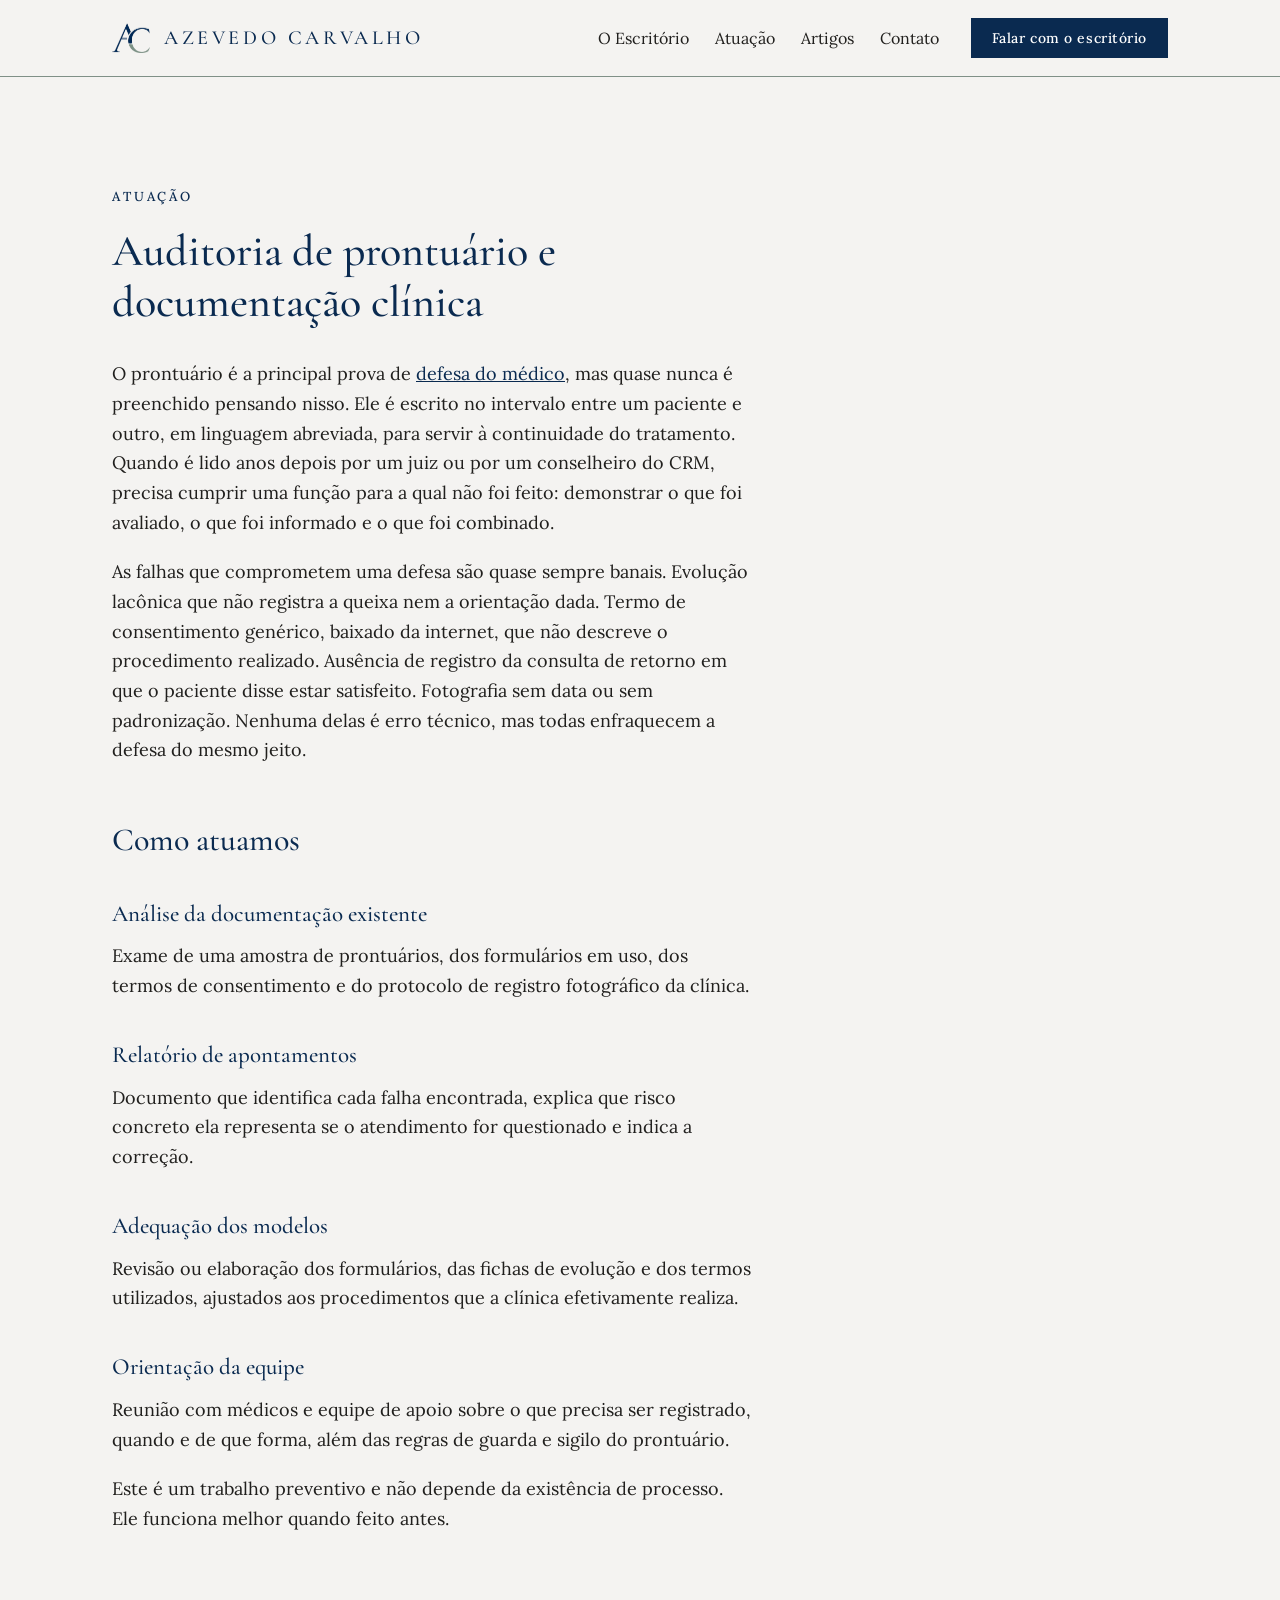
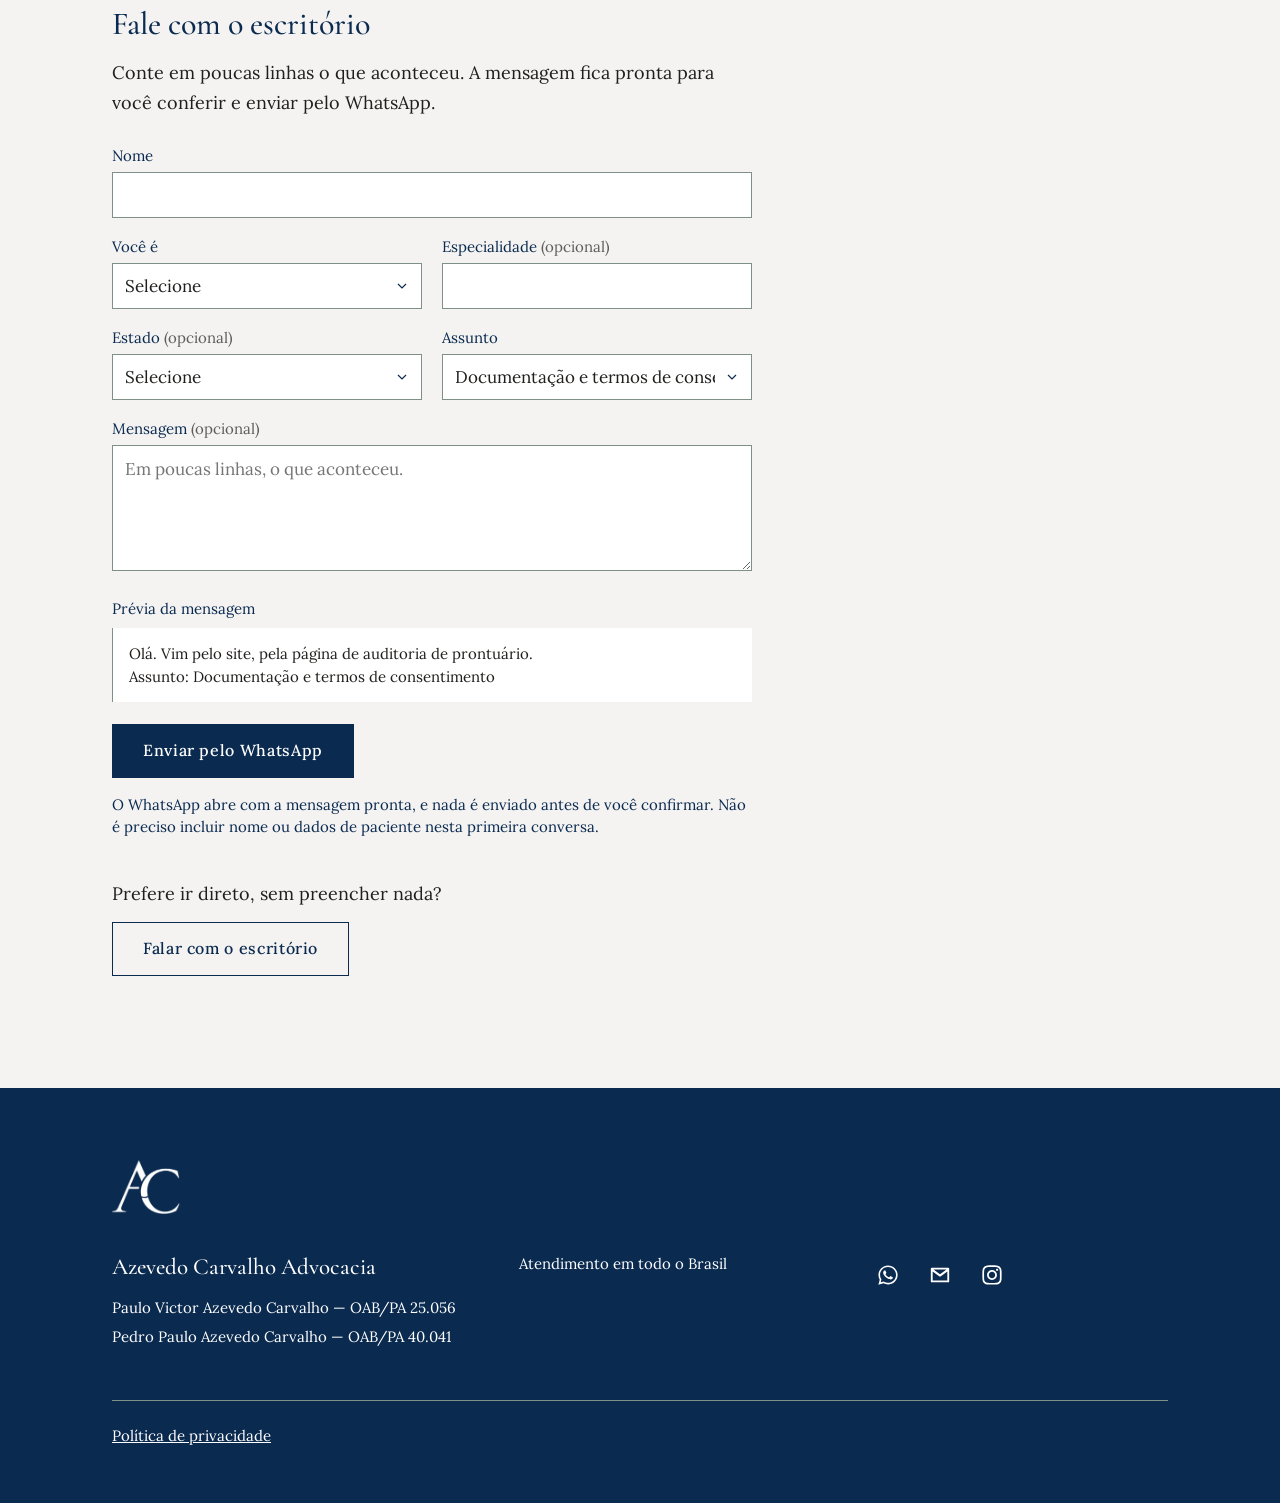
<file: atuacao/auditoria-de-prontuario/index.html>
<!DOCTYPE html>
<html lang="pt-BR">
<head>
<meta charset="utf-8">
<meta name="viewport" content="width=device-width, initial-scale=1">
<title>Auditoria de prontuário e documentação clínica — Azevedo Carvalho Advocacia</title>
<meta name="description" content="Análise do prontuário, dos formulários e dos termos em uso na clínica, com relatório de apontamentos, adequação dos modelos e orientação da equipe.">
<link rel="canonical" href="https://azevedocarvalho.adv.br/atuacao/auditoria-de-prontuario/">
<meta property="og:type" content="website">
<meta property="og:locale" content="pt_BR">
<meta property="og:site_name" content="Azevedo Carvalho Advocacia">
<meta property="og:title" content="Auditoria de prontuário e documentação clínica">
<meta property="og:description" content="Análise do prontuário, dos formulários e dos termos em uso na clínica, com relatório de apontamentos, adequação dos modelos e orientação da equipe.">
<meta property="og:url" content="https://azevedocarvalho.adv.br/atuacao/auditoria-de-prontuario/">
<meta property="og:image" content="https://azevedocarvalho.adv.br/imagens/og-azevedo-carvalho.png">
<meta property="og:image:width" content="1200">
<meta property="og:image:height" content="630">
<meta property="og:image:alt" content="Azevedo Carvalho Advocacia">
<meta name="twitter:card" content="summary_large_image">
<link rel="icon" href="../../favicon-32.png" sizes="32x32" type="image/png">
<link rel="icon" href="../../favicon-192.png" sizes="192x192" type="image/png">
<link rel="apple-touch-icon" href="../../apple-touch-icon.png">
<link rel="preconnect" href="https://fonts.googleapis.com">
<link rel="preconnect" href="https://fonts.gstatic.com" crossorigin>
<link href="https://fonts.googleapis.com/css2?family=Cormorant+Garamond:wght@400;500;600&family=Lora:wght@400;500&display=swap" rel="stylesheet">
<link rel="stylesheet" href="../../css/estilo.css?v=2026112402">
</head>
<body>

<a class="pular" href="#principal">Ir para o conteúdo</a>

<header class="cabecalho">
  <div class="cabecalho__area">
    <a class="marca" href="../../">
      <img src="../../imagens/monograma-600.png" alt="Monograma Azevedo Carvalho" width="38">
      <span class="marca__nome">Azevedo Carvalho</span>
    </a>

    <nav class="nav" aria-label="Navegação principal">
      <ul class="nav__lista">
        <li><a href="../../o-escritorio/">O Escritório</a></li>
        <li class="submenu">
          <button class="submenu__gatilho" type="button">Atuação</button>
          <ul class="submenu__painel">
            <li><a href="../processo-etico-disciplinar/">Processo ético-disciplinar</a></li>
            <li><a href="../responsabilidade-civil-medica/">Responsabilidade civil médica</a></li>
            <li><a href="../assessoria-para-clinicas/">Assessoria para clínicas</a></li>
            <li><a href="./" aria-current="page">Auditoria de prontuário</a></li>
            <li><a href="../termo-de-consentimento/">Termo de consentimento</a></li>
            <li><a href="../publicidade-medica/">Publicidade médica</a></li>
            <li><a href="../contratos/">Contratos</a></li>
          </ul>
        </li>
        <li><a href="../../artigos/">Artigos</a></li>
        <li><a href="../../contato/">Contato</a></li>
      </ul>
    </nav>

    <a class="botao" href="https://wa.me/5591980936182?text=Ol%C3%A1.%20Vim%20pelo%20site%2C%20pela%20p%C3%A1gina%20de%20auditoria%20de%20prontu%C3%A1rio%2C%20e%20gostaria%20de%20falar%20com%20um%20advogado.">Falar com o escritório</a>

    <button class="abrir-menu" type="button" aria-expanded="false" aria-controls="painel">Menu</button>
  </div>
</header>

<div class="veu" data-aberto="nao"></div>

<div class="painel" id="painel" data-aberto="nao" aria-hidden="true">
  <div class="painel__topo">
    <button class="fechar-menu" type="button">Fechar</button>
  </div>
  <nav aria-label="Navegação do painel">
    <ul class="painel__lista">
      <li><a href="../../o-escritorio/">O Escritório</a></li>
      <li>
        <span class="painel__titulo">Atuação</span>
        <ul class="painel__sub">
          <li><a href="../processo-etico-disciplinar/">Processo ético-disciplinar</a></li>
          <li><a href="../responsabilidade-civil-medica/">Responsabilidade civil médica</a></li>
          <li><a href="../assessoria-para-clinicas/">Assessoria para clínicas</a></li>
          <li><a href="./" aria-current="page">Auditoria de prontuário</a></li>
          <li><a href="../termo-de-consentimento/">Termo de consentimento</a></li>
          <li><a href="../publicidade-medica/">Publicidade médica</a></li>
          <li><a href="../contratos/">Contratos</a></li>
        </ul>
      </li>
      <li><a href="../../artigos/">Artigos</a></li>
      <li><a href="../../contato/">Contato</a></li>
    </ul>
  </nav>
  <a class="botao" href="https://wa.me/5591980936182?text=Ol%C3%A1.%20Vim%20pelo%20site%2C%20pela%20p%C3%A1gina%20de%20auditoria%20de%20prontu%C3%A1rio%2C%20e%20gostaria%20de%20falar%20com%20um%20advogado.">Falar com o escritório</a>
</div>

<main id="principal">

  <section class="secao">
    <div class="area">
      <div class="prosa">
        <p class="kicker">Atuação</p>
        <h1>Auditoria de prontuário e documentação clínica</h1>
        <p style="margin-top:32px">O prontuário é a principal prova de <a href="/atuacao/processo-etico-disciplinar/">defesa do médico</a>, mas quase nunca é preenchido pensando nisso. Ele é escrito no intervalo entre um paciente e outro, em linguagem abreviada, para servir à continuidade do tratamento. Quando é lido anos depois por um juiz ou por um conselheiro do CRM, precisa cumprir uma função para a qual não foi feito: demonstrar o que foi avaliado, o que foi informado e o que foi combinado.</p>
        <p>As falhas que comprometem uma defesa são quase sempre banais. Evolução lacônica que não registra a queixa nem a orientação dada. Termo de consentimento genérico, baixado da internet, que não descreve o procedimento realizado. Ausência de registro da consulta de retorno em que o paciente disse estar satisfeito. Fotografia sem data ou sem padronização. Nenhuma delas é erro técnico, mas todas enfraquecem a defesa do mesmo jeito.</p>

        <h2>Como atuamos</h2>
        <h3>Análise da documentação existente</h3>
        <p>Exame de uma amostra de prontuários, dos formulários em uso, dos termos de consentimento e do protocolo de registro fotográfico da clínica.</p>
        <h3>Relatório de apontamentos</h3>
        <p>Documento que identifica cada falha encontrada, explica que risco concreto ela representa se o atendimento for questionado e indica a correção.</p>
        <h3>Adequação dos modelos</h3>
        <p>Revisão ou elaboração dos formulários, das fichas de evolução e dos termos utilizados, ajustados aos procedimentos que a clínica efetivamente realiza.</p>
        <h3>Orientação da equipe</h3>
        <p>Reunião com médicos e equipe de apoio sobre o que precisa ser registrado, quando e de que forma, além das regras de guarda e sigilo do prontuário.</p>
        <p>Este é um trabalho preventivo e não depende da existência de processo. Ele funciona melhor quando feito antes.</p>
      </div>
      <div class="fale fale--pagina">
        <h2>Fale com o escritório</h2>
        <p>Conte em poucas linhas o que aconteceu. A mensagem fica pronta para você conferir e enviar pelo WhatsApp.</p>
        <form class="form-contato" data-numero="5591980936182" data-origem="pela página de auditoria de prontuário" novalidate>
          <div class="campos">
            <div class="campo campo--largo">
              <label for="fc-nome">Nome</label>
              <input id="fc-nome" name="nome" type="text" autocomplete="name" required>
            </div>
            <div class="campo">
              <label for="fc-perfil">Você é</label>
              <select id="fc-perfil" name="perfil" required><option value="">Selecione</option><option>Médico(a)</option><option>Clínica</option></select>
            </div>
            <div class="campo">
              <label for="fc-especialidade">Especialidade <span class="opcional">(opcional)</span></label>
              <input id="fc-especialidade" name="especialidade" type="text">
            </div>
            <div class="campo">
              <label for="fc-estado">Estado <span class="opcional">(opcional)</span></label>
              <select id="fc-estado" name="estado"><option value="">Selecione</option><option>AC</option><option>AL</option><option>AP</option><option>AM</option><option>BA</option><option>CE</option><option>DF</option><option>ES</option><option>GO</option><option>MA</option><option>MT</option><option>MS</option><option>MG</option><option>PA</option><option>PB</option><option>PR</option><option>PE</option><option>PI</option><option>RJ</option><option>RN</option><option>RS</option><option>RO</option><option>RR</option><option>SC</option><option>SP</option><option>SE</option><option>TO</option></select>
            </div>
            <div class="campo">
              <label for="fc-assunto">Assunto</label>
              <select id="fc-assunto" name="assunto" required><option value="">Selecione</option><option>Notificação do CRM</option><option>Ação judicial</option><option selected>Documentação e termos de consentimento</option><option>Publicidade médica</option><option>Assessoria para clínica</option><option>Contratos</option><option>Outro</option></select>
            </div>
            <div class="campo campo--data" hidden>
              <label for="fc-data">Data em que recebeu a notificação</label>
              <input id="fc-data" name="data" type="date">
            </div>
            <div class="campo campo--largo">
              <label for="fc-mensagem">Mensagem <span class="opcional">(opcional)</span></label>
              <textarea id="fc-mensagem" name="mensagem" rows="4" maxlength="600" placeholder="Em poucas linhas, o que aconteceu."></textarea>
            </div>
          </div>
          <p class="previa-rotulo">Prévia da mensagem</p>
          <pre class="previa-texto" aria-live="polite"></pre>
          <button class="botao" type="submit">Enviar pelo WhatsApp</button>
          <p class="form-nota">O WhatsApp abre com a mensagem pronta, e nada é enviado antes de você confirmar. Não é preciso incluir nome ou dados de paciente nesta primeira conversa.</p>
        </form>
        <p class="fale-direto">Prefere ir direto, sem preencher nada?</p>
        <a class="botao botao--contorno" href="https://wa.me/5591980936182?text=Ol%C3%A1.%20Vim%20pelo%20site%2C%20pela%20p%C3%A1gina%20de%20auditoria%20de%20prontu%C3%A1rio%2C%20e%20gostaria%20de%20falar%20com%20um%20advogado.">Falar com o escritório</a>
      </div>
    </div>
  </section>

</main>

<footer class="rodape">
  <div class="area">
    <img class="rodape__marca" src="../../imagens/monograma-branco-600.png" alt="" aria-hidden="true" width="68" loading="lazy">
    <div class="rodape__grade">
      <div>
        <p class="rodape__nome">Azevedo Carvalho Advocacia</p>
        <ul>
          <li>Paulo Victor Azevedo Carvalho — OAB/PA 25.056</li>
          <li>Pedro Paulo Azevedo Carvalho — OAB/PA 40.041</li>
        </ul>
      </div>
      <div>
        <p>Atendimento em todo o Brasil</p>
      </div>
      <div>
        <ul class="rodape__icones">
          <li><a href="https://wa.me/5591980936182?text=Ol%C3%A1.%20Vim%20pelo%20site%2C%20pela%20p%C3%A1gina%20de%20auditoria%20de%20prontu%C3%A1rio%2C%20e%20gostaria%20de%20falar%20com%20um%20advogado." aria-label="WhatsApp: (91) 98093-6182"><svg viewBox="0 0 448 512" aria-hidden="true" focusable="false"><path d="M380.9 97.1C339 55.1 283.2 32 223.9 32c-122.4 0-222 99.6-222 222 0 39.1 10.2 77.3 29.6 110.9L0 480l117.7-30.9c32.4 17.7 68.9 27 106.1 27h.1c122.3 0 224.1-99.6 224.1-222 0-59.3-25.2-115-67.1-157zm-157 341.6c-33.2 0-65.7-8.9-94-25.7l-6.7-4-69.8 18.3L72 359.2l-4.4-7c-18.5-29.4-28.2-63.3-28.2-98.2 0-101.7 82.8-184.5 184.6-184.5 49.3 0 95.6 19.2 130.4 54.1 34.8 34.9 56.2 81.2 56.1 130.5 0 101.8-84.9 184.6-186.6 184.6zm101.2-138.2c-5.5-2.8-32.8-16.2-37.9-18-5.1-1.9-8.8-2.8-12.5 2.8-3.7 5.6-14.3 18-17.6 21.8-3.2 3.7-6.5 4.2-12 1.4-32.6-16.3-54-29.1-75.5-66-5.7-9.8 5.7-9.1 16.3-30.3 1.8-3.7.9-6.9-.5-9.7-1.4-2.8-12.5-30.1-17.1-41.2-4.5-10.8-9.1-9.3-12.5-9.5-3.2-.2-6.9-.2-10.6-.2-3.7 0-9.7 1.4-14.8 6.9-5.1 5.6-19.4 19-19.4 46.3 0 27.3 19.9 53.7 22.6 57.4 2.8 3.7 39.1 59.7 94.8 83.8 35.2 15.2 49 16.5 66.6 13.9 10.7-1.6 32.8-13.4 37.4-26.4 4.6-13 4.6-24.1 3.2-26.4-1.3-2.5-5-3.9-10.5-6.6z"/></svg></a></li>
          <li><a href="mailto:contato@azevedocarvalho.adv.br" aria-label="E-mail: contato@azevedocarvalho.adv.br"><svg viewBox="0 0 24 24" aria-hidden="true" focusable="false"><path d="M3 4h18a1 1 0 0 1 1 1v14a1 1 0 0 1-1 1H3a1 1 0 0 1-1-1V5a1 1 0 0 1 1-1zm16.1 2H4.9L12 11.1 19.1 6zM20 8.2l-7.4 5.3a1 1 0 0 1-1.2 0L4 8.2V18h16V8.2z"/></svg></a></li>
          <li><a href="https://www.instagram.com/azevedocarvalhoadv" aria-label="Instagram: @azevedocarvalhoadv"><svg viewBox="0 0 448 512" aria-hidden="true" focusable="false"><path d="M224.1 141c-63.6 0-114.9 51.3-114.9 114.9s51.3 114.9 114.9 114.9S339 319.5 339 255.9 287.7 141 224.1 141zm0 189.6c-41.1 0-74.7-33.5-74.7-74.7s33.5-74.7 74.7-74.7 74.7 33.5 74.7 74.7-33.6 74.7-74.7 74.7zm146.4-194.3c0 14.9-12 26.8-26.8 26.8-14.9 0-26.8-12-26.8-26.8s12-26.8 26.8-26.8 26.8 12 26.8 26.8zm76.1 27.2c-1.7-35.9-9.9-67.7-36.2-93.9-26.2-26.2-58-34.4-93.9-36.2-37-2.1-147.9-2.1-184.9 0-35.8 1.7-67.6 9.9-93.9 36.1s-34.4 58-36.2 93.9c-2.1 37-2.1 147.9 0 184.9 1.7 35.9 9.9 67.7 36.2 93.9s58 34.4 93.9 36.2c37 2.1 147.9 2.1 184.9 0 35.9-1.7 67.7-9.9 93.9-36.2 26.2-26.2 34.4-58 36.2-93.9 2.1-37 2.1-147.8 0-184.8zM398.8 388c-7.8 19.6-22.9 34.7-42.6 42.6-29.5 11.7-99.5 9-132.1 9s-102.7 2.6-132.1-9c-19.6-7.8-34.7-22.9-42.6-42.6-11.7-29.5-9-99.5-9-132.1s-2.6-102.7 9-132.1c7.8-19.6 22.9-34.7 42.6-42.6 29.5-11.7 99.5-9 132.1-9s102.7-2.6 132.1 9c19.6 7.8 34.7 22.9 42.6 42.6 11.7 29.5 9 99.5 9 132.1s2.7 102.7-9 132.1z"/></svg></a></li>
        </ul>
      </div>
    </div>
    <div class="rodape__base">
      <a href="../../politica-de-privacidade/">Política de privacidade</a>
    </div>
  </div>
</footer>

<a class="zap-fixo" href="https://wa.me/5591980936182?text=Ol%C3%A1.%20Vim%20pelo%20site%2C%20pela%20p%C3%A1gina%20de%20auditoria%20de%20prontu%C3%A1rio%2C%20e%20gostaria%20de%20falar%20com%20um%20advogado." aria-label="Falar com o escritório" title="Falar com o escritório">
  <svg viewBox="0 0 448 512" aria-hidden="true" focusable="false"><path d="M380.9 97.1C339 55.1 283.2 32 223.9 32c-122.4 0-222 99.6-222 222 0 39.1 10.2 77.3 29.6 110.9L0 480l117.7-30.9c32.4 17.7 68.9 27 106.1 27h.1c122.3 0 224.1-99.6 224.1-222 0-59.3-25.2-115-67.1-157zm-157 341.6c-33.2 0-65.7-8.9-94-25.7l-6.7-4-69.8 18.3L72 359.2l-4.4-7c-18.5-29.4-28.2-63.3-28.2-98.2 0-101.7 82.8-184.5 184.6-184.5 49.3 0 95.6 19.2 130.4 54.1 34.8 34.9 56.2 81.2 56.1 130.5 0 101.8-84.9 184.6-186.6 184.6zm101.2-138.2c-5.5-2.8-32.8-16.2-37.9-18-5.1-1.9-8.8-2.8-12.5 2.8-3.7 5.6-14.3 18-17.6 21.8-3.2 3.7-6.5 4.2-12 1.4-32.6-16.3-54-29.1-75.5-66-5.7-9.8 5.7-9.1 16.3-30.3 1.8-3.7.9-6.9-.5-9.7-1.4-2.8-12.5-30.1-17.1-41.2-4.5-10.8-9.1-9.3-12.5-9.5-3.2-.2-6.9-.2-10.6-.2-3.7 0-9.7 1.4-14.8 6.9-5.1 5.6-19.4 19-19.4 46.3 0 27.3 19.9 53.7 22.6 57.4 2.8 3.7 39.1 59.7 94.8 83.8 35.2 15.2 49 16.5 66.6 13.9 10.7-1.6 32.8-13.4 37.4-26.4 4.6-13 4.6-24.1 3.2-26.4-1.3-2.5-5-3.9-10.5-6.6z"/></svg>
</a>

<script type="application/ld+json">
{
  "@context": "https://schema.org",
  "@graph": [
    {
      "@type": "LegalService",
      "@id": "https://azevedocarvalho.adv.br/#escritorio",
      "name": "Azevedo Carvalho Advocacia",
      "url": "https://azevedocarvalho.adv.br/",
      "logo": "https://azevedocarvalho.adv.br/imagens/monograma-600.png",
      "image": "https://azevedocarvalho.adv.br/imagens/og-azevedo-carvalho.png",
      "description": "Defesa em processos éticos e judiciais, revisão da documentação clínica e consultoria preventiva para médicos e clínicas.",
      "telephone": "+55-91-98093-6182",
      "email": "contato@azevedocarvalho.adv.br",
      "address": {
        "@type": "PostalAddress",
        "addressLocality": "Belém",
        "addressRegion": "PA",
        "addressCountry": "BR"
      },
      "areaServed": {
        "@type": "Country",
        "name": "Brasil"
      },
      "knowsAbout": [
        "Direito médico",
        "Sindicância no Conselho Regional de Medicina",
        "Processo ético-profissional",
        "Responsabilidade civil médica",
        "Prontuário médico",
        "Termo de consentimento informado",
        "Publicidade médica"
      ],
      "founder": [
        {
          "@id": "https://azevedocarvalho.adv.br/#paulo-victor"
        },
        {
          "@id": "https://azevedocarvalho.adv.br/#pedro-paulo"
        }
      ],
      "sameAs": [
        "https://www.instagram.com/azevedocarvalhoadv"
      ]
    },
    {
      "@type": "WebPage",
      "@id": "https://azevedocarvalho.adv.br/atuacao/auditoria-de-prontuario/#pagina",
      "url": "https://azevedocarvalho.adv.br/atuacao/auditoria-de-prontuario/",
      "name": "Auditoria de prontuário e documentação clínica — Azevedo Carvalho Advocacia",
      "description": "Análise do prontuário, dos formulários e dos termos em uso na clínica, com relatório de apontamentos, adequação dos modelos e orientação da equipe.",
      "inLanguage": "pt-BR",
      "isPartOf": {
        "@id": "https://azevedocarvalho.adv.br/#site"
      },
      "publisher": {
        "@id": "https://azevedocarvalho.adv.br/#escritorio"
      },
      "about": {
        "@id": "https://azevedocarvalho.adv.br/atuacao/auditoria-de-prontuario/#servico"
      },
      "breadcrumb": {
        "@type": "BreadcrumbList",
        "itemListElement": [
          {
            "@type": "ListItem",
            "position": 1,
            "name": "Início",
            "item": "https://azevedocarvalho.adv.br/"
          },
          {
            "@type": "ListItem",
            "position": 2,
            "name": "Auditoria de prontuário e documentação clínica",
            "item": "https://azevedocarvalho.adv.br/atuacao/auditoria-de-prontuario/"
          }
        ]
      }
    },
    {
      "@type": "Service",
      "@id": "https://azevedocarvalho.adv.br/atuacao/auditoria-de-prontuario/#servico",
      "name": "Auditoria de prontuário e documentação clínica",
      "serviceType": "Auditoria de prontuário e documentação clínica",
      "description": "Análise do prontuário, dos formulários e dos termos em uso na clínica, com relatório de apontamentos, adequação dos modelos e orientação da equipe.",
      "url": "https://azevedocarvalho.adv.br/atuacao/auditoria-de-prontuario/",
      "provider": {
        "@id": "https://azevedocarvalho.adv.br/#escritorio"
      },
      "areaServed": {
        "@type": "Country",
        "name": "Brasil"
      },
      "audience": {
        "@type": "Audience",
        "audienceType": "Médicos e clínicas"
      }
    }
  ]
}
</script>

<script src="../../js/menu.js?v=2026112402"></script>

<script src="../../js/formulario.js?v=2026112402"></script>

</body>
</html>
</file>
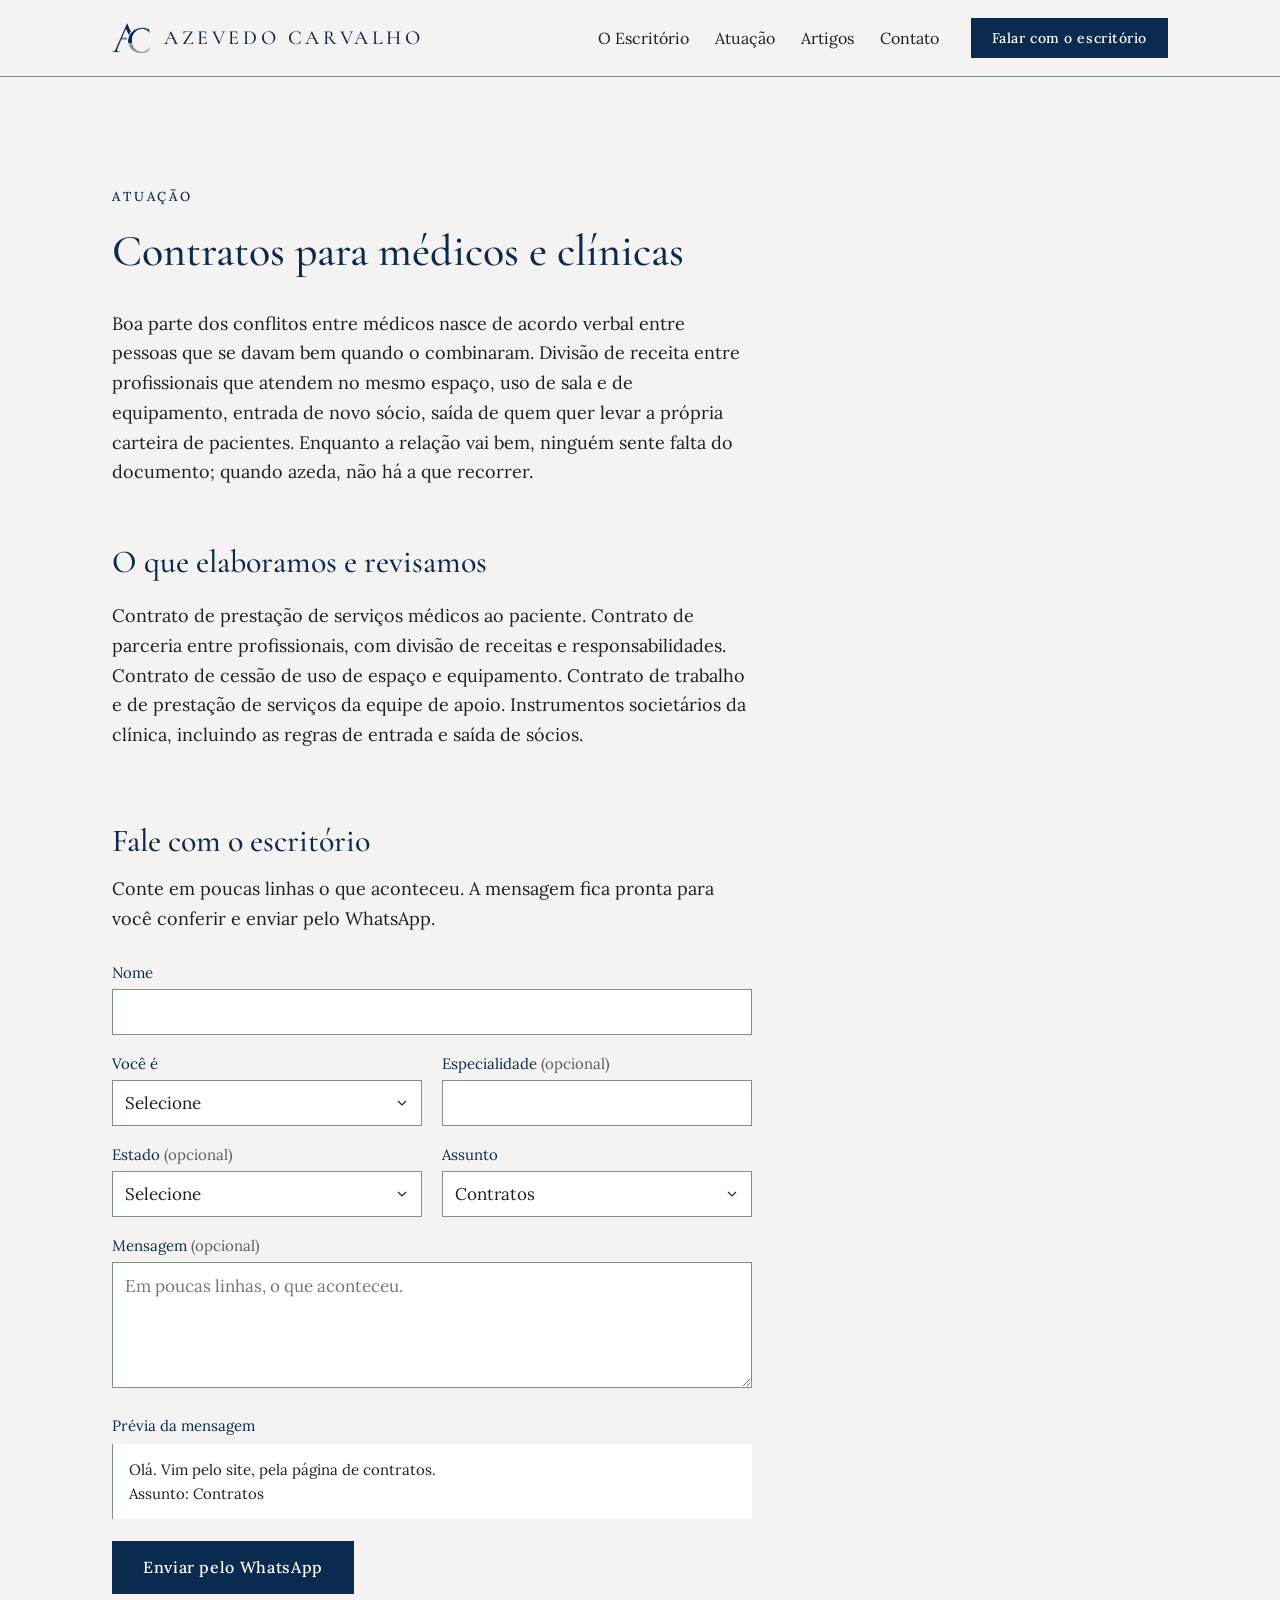
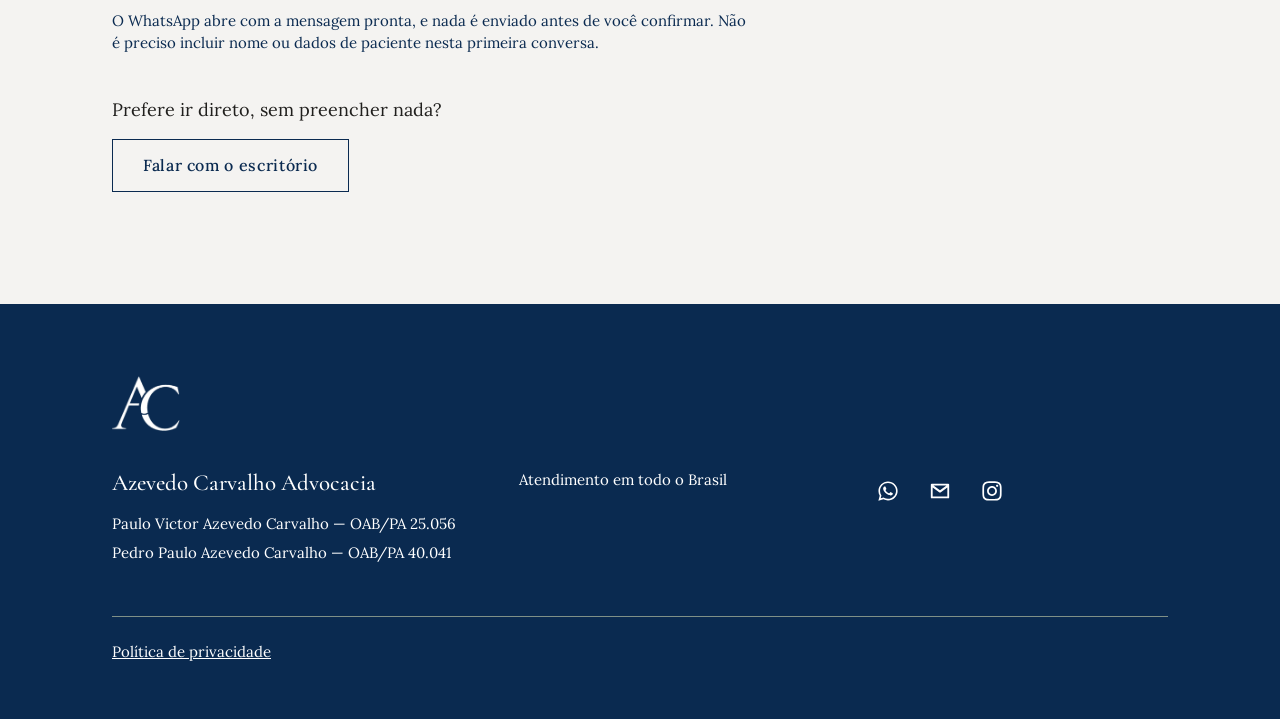
<file: atuacao/contratos/index.html>
<!DOCTYPE html>
<html lang="pt-BR">
<head>
<meta charset="utf-8">
<meta name="viewport" content="width=device-width, initial-scale=1">
<title>Contratos para médicos e clínicas — Azevedo Carvalho Advocacia</title>
<meta name="description" content="Elaboração e revisão de contratos de prestação de serviços médicos, de parceria entre profissionais, de cessão de uso de espaço e de equipamento e da equipe de apoio.">
<link rel="canonical" href="https://azevedocarvalho.adv.br/atuacao/contratos/">
<meta property="og:type" content="website">
<meta property="og:locale" content="pt_BR">
<meta property="og:site_name" content="Azevedo Carvalho Advocacia">
<meta property="og:title" content="Contratos para médicos e clínicas">
<meta property="og:description" content="Elaboração e revisão de contratos de prestação de serviços médicos, de parceria entre profissionais, de cessão de uso de espaço e de equipamento e da equipe de apoio.">
<meta property="og:url" content="https://azevedocarvalho.adv.br/atuacao/contratos/">
<meta property="og:image" content="https://azevedocarvalho.adv.br/imagens/og-azevedo-carvalho.png">
<meta property="og:image:width" content="1200">
<meta property="og:image:height" content="630">
<meta property="og:image:alt" content="Azevedo Carvalho Advocacia">
<meta name="twitter:card" content="summary_large_image">
<link rel="icon" href="../../favicon-32.png" sizes="32x32" type="image/png">
<link rel="icon" href="../../favicon-192.png" sizes="192x192" type="image/png">
<link rel="apple-touch-icon" href="../../apple-touch-icon.png">
<link rel="preconnect" href="https://fonts.googleapis.com">
<link rel="preconnect" href="https://fonts.gstatic.com" crossorigin>
<link href="https://fonts.googleapis.com/css2?family=Cormorant+Garamond:wght@400;500;600&family=Lora:wght@400;500&display=swap" rel="stylesheet">
<link rel="stylesheet" href="../../css/estilo.css?v=2026112402">
</head>
<body>

<a class="pular" href="#principal">Ir para o conteúdo</a>

<header class="cabecalho">
  <div class="cabecalho__area">
    <a class="marca" href="../../">
      <img src="../../imagens/monograma-600.png" alt="Monograma Azevedo Carvalho" width="38">
      <span class="marca__nome">Azevedo Carvalho</span>
    </a>

    <nav class="nav" aria-label="Navegação principal">
      <ul class="nav__lista">
        <li><a href="../../o-escritorio/">O Escritório</a></li>
        <li class="submenu">
          <button class="submenu__gatilho" type="button">Atuação</button>
          <ul class="submenu__painel">
            <li><a href="../processo-etico-disciplinar/">Processo ético-disciplinar</a></li>
            <li><a href="../responsabilidade-civil-medica/">Responsabilidade civil médica</a></li>
            <li><a href="../assessoria-para-clinicas/">Assessoria para clínicas</a></li>
            <li><a href="../auditoria-de-prontuario/">Auditoria de prontuário</a></li>
            <li><a href="../termo-de-consentimento/">Termo de consentimento</a></li>
            <li><a href="../publicidade-medica/">Publicidade médica</a></li>
            <li><a href="./" aria-current="page">Contratos</a></li>
          </ul>
        </li>
        <li><a href="../../artigos/">Artigos</a></li>
        <li><a href="../../contato/">Contato</a></li>
      </ul>
    </nav>

    <a class="botao" href="https://wa.me/5591980936182?text=Ol%C3%A1.%20Vim%20pelo%20site%2C%20pela%20p%C3%A1gina%20de%20contratos%2C%20e%20gostaria%20de%20falar%20com%20um%20advogado.">Falar com o escritório</a>

    <button class="abrir-menu" type="button" aria-expanded="false" aria-controls="painel">Menu</button>
  </div>
</header>

<div class="veu" data-aberto="nao"></div>

<div class="painel" id="painel" data-aberto="nao" aria-hidden="true">
  <div class="painel__topo">
    <button class="fechar-menu" type="button">Fechar</button>
  </div>
  <nav aria-label="Navegação do painel">
    <ul class="painel__lista">
      <li><a href="../../o-escritorio/">O Escritório</a></li>
      <li>
        <span class="painel__titulo">Atuação</span>
        <ul class="painel__sub">
          <li><a href="../processo-etico-disciplinar/">Processo ético-disciplinar</a></li>
          <li><a href="../responsabilidade-civil-medica/">Responsabilidade civil médica</a></li>
          <li><a href="../assessoria-para-clinicas/">Assessoria para clínicas</a></li>
          <li><a href="../auditoria-de-prontuario/">Auditoria de prontuário</a></li>
          <li><a href="../termo-de-consentimento/">Termo de consentimento</a></li>
          <li><a href="../publicidade-medica/">Publicidade médica</a></li>
          <li><a href="./" aria-current="page">Contratos</a></li>
        </ul>
      </li>
      <li><a href="../../artigos/">Artigos</a></li>
      <li><a href="../../contato/">Contato</a></li>
    </ul>
  </nav>
  <a class="botao" href="https://wa.me/5591980936182?text=Ol%C3%A1.%20Vim%20pelo%20site%2C%20pela%20p%C3%A1gina%20de%20contratos%2C%20e%20gostaria%20de%20falar%20com%20um%20advogado.">Falar com o escritório</a>
</div>

<main id="principal">

  <section class="secao">
    <div class="area">
      <div class="prosa">
        <p class="kicker">Atuação</p>
        <h1>Contratos para médicos e clínicas</h1>
        <p style="margin-top:32px">Boa parte dos conflitos entre médicos nasce de acordo verbal entre pessoas que se davam bem quando o combinaram. Divisão de receita entre profissionais que atendem no mesmo espaço, uso de sala e de equipamento, entrada de novo sócio, saída de quem quer levar a própria carteira de pacientes. Enquanto a relação vai bem, ninguém sente falta do documento; quando azeda, não há a que recorrer.</p>

        <h2>O que elaboramos e revisamos</h2>
        <p>Contrato de prestação de serviços médicos ao paciente. Contrato de parceria entre profissionais, com divisão de receitas e responsabilidades. Contrato de cessão de uso de espaço e equipamento. Contrato de trabalho e de prestação de serviços da equipe de apoio. Instrumentos societários da clínica, incluindo as regras de entrada e saída de sócios.</p>
      </div>
      <div class="fale fale--pagina">
        <h2>Fale com o escritório</h2>
        <p>Conte em poucas linhas o que aconteceu. A mensagem fica pronta para você conferir e enviar pelo WhatsApp.</p>
        <form class="form-contato" data-numero="5591980936182" data-origem="pela página de contratos" novalidate>
          <div class="campos">
            <div class="campo campo--largo">
              <label for="fc-nome">Nome</label>
              <input id="fc-nome" name="nome" type="text" autocomplete="name" required>
            </div>
            <div class="campo">
              <label for="fc-perfil">Você é</label>
              <select id="fc-perfil" name="perfil" required><option value="">Selecione</option><option>Médico(a)</option><option>Clínica</option></select>
            </div>
            <div class="campo">
              <label for="fc-especialidade">Especialidade <span class="opcional">(opcional)</span></label>
              <input id="fc-especialidade" name="especialidade" type="text">
            </div>
            <div class="campo">
              <label for="fc-estado">Estado <span class="opcional">(opcional)</span></label>
              <select id="fc-estado" name="estado"><option value="">Selecione</option><option>AC</option><option>AL</option><option>AP</option><option>AM</option><option>BA</option><option>CE</option><option>DF</option><option>ES</option><option>GO</option><option>MA</option><option>MT</option><option>MS</option><option>MG</option><option>PA</option><option>PB</option><option>PR</option><option>PE</option><option>PI</option><option>RJ</option><option>RN</option><option>RS</option><option>RO</option><option>RR</option><option>SC</option><option>SP</option><option>SE</option><option>TO</option></select>
            </div>
            <div class="campo">
              <label for="fc-assunto">Assunto</label>
              <select id="fc-assunto" name="assunto" required><option value="">Selecione</option><option>Notificação do CRM</option><option>Ação judicial</option><option>Documentação e termos de consentimento</option><option>Publicidade médica</option><option>Assessoria para clínica</option><option selected>Contratos</option><option>Outro</option></select>
            </div>
            <div class="campo campo--data" hidden>
              <label for="fc-data">Data em que recebeu a notificação</label>
              <input id="fc-data" name="data" type="date">
            </div>
            <div class="campo campo--largo">
              <label for="fc-mensagem">Mensagem <span class="opcional">(opcional)</span></label>
              <textarea id="fc-mensagem" name="mensagem" rows="4" maxlength="600" placeholder="Em poucas linhas, o que aconteceu."></textarea>
            </div>
          </div>
          <p class="previa-rotulo">Prévia da mensagem</p>
          <pre class="previa-texto" aria-live="polite"></pre>
          <button class="botao" type="submit">Enviar pelo WhatsApp</button>
          <p class="form-nota">O WhatsApp abre com a mensagem pronta, e nada é enviado antes de você confirmar. Não é preciso incluir nome ou dados de paciente nesta primeira conversa.</p>
        </form>
        <p class="fale-direto">Prefere ir direto, sem preencher nada?</p>
        <a class="botao botao--contorno" href="https://wa.me/5591980936182?text=Ol%C3%A1.%20Vim%20pelo%20site%2C%20pela%20p%C3%A1gina%20de%20contratos%2C%20e%20gostaria%20de%20falar%20com%20um%20advogado.">Falar com o escritório</a>
      </div>
    </div>
  </section>

</main>

<footer class="rodape">
  <div class="area">
    <img class="rodape__marca" src="../../imagens/monograma-branco-600.png" alt="" aria-hidden="true" width="68" loading="lazy">
    <div class="rodape__grade">
      <div>
        <p class="rodape__nome">Azevedo Carvalho Advocacia</p>
        <ul>
          <li>Paulo Victor Azevedo Carvalho — OAB/PA 25.056</li>
          <li>Pedro Paulo Azevedo Carvalho — OAB/PA 40.041</li>
        </ul>
      </div>
      <div>
        <p>Atendimento em todo o Brasil</p>
      </div>
      <div>
        <ul class="rodape__icones">
          <li><a href="https://wa.me/5591980936182?text=Ol%C3%A1.%20Vim%20pelo%20site%2C%20pela%20p%C3%A1gina%20de%20contratos%2C%20e%20gostaria%20de%20falar%20com%20um%20advogado." aria-label="WhatsApp: (91) 98093-6182"><svg viewBox="0 0 448 512" aria-hidden="true" focusable="false"><path d="M380.9 97.1C339 55.1 283.2 32 223.9 32c-122.4 0-222 99.6-222 222 0 39.1 10.2 77.3 29.6 110.9L0 480l117.7-30.9c32.4 17.7 68.9 27 106.1 27h.1c122.3 0 224.1-99.6 224.1-222 0-59.3-25.2-115-67.1-157zm-157 341.6c-33.2 0-65.7-8.9-94-25.7l-6.7-4-69.8 18.3L72 359.2l-4.4-7c-18.5-29.4-28.2-63.3-28.2-98.2 0-101.7 82.8-184.5 184.6-184.5 49.3 0 95.6 19.2 130.4 54.1 34.8 34.9 56.2 81.2 56.1 130.5 0 101.8-84.9 184.6-186.6 184.6zm101.2-138.2c-5.5-2.8-32.8-16.2-37.9-18-5.1-1.9-8.8-2.8-12.5 2.8-3.7 5.6-14.3 18-17.6 21.8-3.2 3.7-6.5 4.2-12 1.4-32.6-16.3-54-29.1-75.5-66-5.7-9.8 5.7-9.1 16.3-30.3 1.8-3.7.9-6.9-.5-9.7-1.4-2.8-12.5-30.1-17.1-41.2-4.5-10.8-9.1-9.3-12.5-9.5-3.2-.2-6.9-.2-10.6-.2-3.7 0-9.7 1.4-14.8 6.9-5.1 5.6-19.4 19-19.4 46.3 0 27.3 19.9 53.7 22.6 57.4 2.8 3.7 39.1 59.7 94.8 83.8 35.2 15.2 49 16.5 66.6 13.9 10.7-1.6 32.8-13.4 37.4-26.4 4.6-13 4.6-24.1 3.2-26.4-1.3-2.5-5-3.9-10.5-6.6z"/></svg></a></li>
          <li><a href="mailto:contato@azevedocarvalho.adv.br" aria-label="E-mail: contato@azevedocarvalho.adv.br"><svg viewBox="0 0 24 24" aria-hidden="true" focusable="false"><path d="M3 4h18a1 1 0 0 1 1 1v14a1 1 0 0 1-1 1H3a1 1 0 0 1-1-1V5a1 1 0 0 1 1-1zm16.1 2H4.9L12 11.1 19.1 6zM20 8.2l-7.4 5.3a1 1 0 0 1-1.2 0L4 8.2V18h16V8.2z"/></svg></a></li>
          <li><a href="https://www.instagram.com/azevedocarvalhoadv" aria-label="Instagram: @azevedocarvalhoadv"><svg viewBox="0 0 448 512" aria-hidden="true" focusable="false"><path d="M224.1 141c-63.6 0-114.9 51.3-114.9 114.9s51.3 114.9 114.9 114.9S339 319.5 339 255.9 287.7 141 224.1 141zm0 189.6c-41.1 0-74.7-33.5-74.7-74.7s33.5-74.7 74.7-74.7 74.7 33.5 74.7 74.7-33.6 74.7-74.7 74.7zm146.4-194.3c0 14.9-12 26.8-26.8 26.8-14.9 0-26.8-12-26.8-26.8s12-26.8 26.8-26.8 26.8 12 26.8 26.8zm76.1 27.2c-1.7-35.9-9.9-67.7-36.2-93.9-26.2-26.2-58-34.4-93.9-36.2-37-2.1-147.9-2.1-184.9 0-35.8 1.7-67.6 9.9-93.9 36.1s-34.4 58-36.2 93.9c-2.1 37-2.1 147.9 0 184.9 1.7 35.9 9.9 67.7 36.2 93.9s58 34.4 93.9 36.2c37 2.1 147.9 2.1 184.9 0 35.9-1.7 67.7-9.9 93.9-36.2 26.2-26.2 34.4-58 36.2-93.9 2.1-37 2.1-147.8 0-184.8zM398.8 388c-7.8 19.6-22.9 34.7-42.6 42.6-29.5 11.7-99.5 9-132.1 9s-102.7 2.6-132.1-9c-19.6-7.8-34.7-22.9-42.6-42.6-11.7-29.5-9-99.5-9-132.1s-2.6-102.7 9-132.1c7.8-19.6 22.9-34.7 42.6-42.6 29.5-11.7 99.5-9 132.1-9s102.7-2.6 132.1 9c19.6 7.8 34.7 22.9 42.6 42.6 11.7 29.5 9 99.5 9 132.1s2.7 102.7-9 132.1z"/></svg></a></li>
        </ul>
      </div>
    </div>
    <div class="rodape__base">
      <a href="../../politica-de-privacidade/">Política de privacidade</a>
    </div>
  </div>
</footer>

<a class="zap-fixo" href="https://wa.me/5591980936182?text=Ol%C3%A1.%20Vim%20pelo%20site%2C%20pela%20p%C3%A1gina%20de%20contratos%2C%20e%20gostaria%20de%20falar%20com%20um%20advogado." aria-label="Falar com o escritório" title="Falar com o escritório">
  <svg viewBox="0 0 448 512" aria-hidden="true" focusable="false"><path d="M380.9 97.1C339 55.1 283.2 32 223.9 32c-122.4 0-222 99.6-222 222 0 39.1 10.2 77.3 29.6 110.9L0 480l117.7-30.9c32.4 17.7 68.9 27 106.1 27h.1c122.3 0 224.1-99.6 224.1-222 0-59.3-25.2-115-67.1-157zm-157 341.6c-33.2 0-65.7-8.9-94-25.7l-6.7-4-69.8 18.3L72 359.2l-4.4-7c-18.5-29.4-28.2-63.3-28.2-98.2 0-101.7 82.8-184.5 184.6-184.5 49.3 0 95.6 19.2 130.4 54.1 34.8 34.9 56.2 81.2 56.1 130.5 0 101.8-84.9 184.6-186.6 184.6zm101.2-138.2c-5.5-2.8-32.8-16.2-37.9-18-5.1-1.9-8.8-2.8-12.5 2.8-3.7 5.6-14.3 18-17.6 21.8-3.2 3.7-6.5 4.2-12 1.4-32.6-16.3-54-29.1-75.5-66-5.7-9.8 5.7-9.1 16.3-30.3 1.8-3.7.9-6.9-.5-9.7-1.4-2.8-12.5-30.1-17.1-41.2-4.5-10.8-9.1-9.3-12.5-9.5-3.2-.2-6.9-.2-10.6-.2-3.7 0-9.7 1.4-14.8 6.9-5.1 5.6-19.4 19-19.4 46.3 0 27.3 19.9 53.7 22.6 57.4 2.8 3.7 39.1 59.7 94.8 83.8 35.2 15.2 49 16.5 66.6 13.9 10.7-1.6 32.8-13.4 37.4-26.4 4.6-13 4.6-24.1 3.2-26.4-1.3-2.5-5-3.9-10.5-6.6z"/></svg>
</a>

<script type="application/ld+json">
{
  "@context": "https://schema.org",
  "@graph": [
    {
      "@type": "LegalService",
      "@id": "https://azevedocarvalho.adv.br/#escritorio",
      "name": "Azevedo Carvalho Advocacia",
      "url": "https://azevedocarvalho.adv.br/",
      "logo": "https://azevedocarvalho.adv.br/imagens/monograma-600.png",
      "image": "https://azevedocarvalho.adv.br/imagens/og-azevedo-carvalho.png",
      "description": "Defesa em processos éticos e judiciais, revisão da documentação clínica e consultoria preventiva para médicos e clínicas.",
      "telephone": "+55-91-98093-6182",
      "email": "contato@azevedocarvalho.adv.br",
      "address": {
        "@type": "PostalAddress",
        "addressLocality": "Belém",
        "addressRegion": "PA",
        "addressCountry": "BR"
      },
      "areaServed": {
        "@type": "Country",
        "name": "Brasil"
      },
      "knowsAbout": [
        "Direito médico",
        "Sindicância no Conselho Regional de Medicina",
        "Processo ético-profissional",
        "Responsabilidade civil médica",
        "Prontuário médico",
        "Termo de consentimento informado",
        "Publicidade médica"
      ],
      "founder": [
        {
          "@id": "https://azevedocarvalho.adv.br/#paulo-victor"
        },
        {
          "@id": "https://azevedocarvalho.adv.br/#pedro-paulo"
        }
      ],
      "sameAs": [
        "https://www.instagram.com/azevedocarvalhoadv"
      ]
    },
    {
      "@type": "WebPage",
      "@id": "https://azevedocarvalho.adv.br/atuacao/contratos/#pagina",
      "url": "https://azevedocarvalho.adv.br/atuacao/contratos/",
      "name": "Contratos para médicos e clínicas — Azevedo Carvalho Advocacia",
      "description": "Elaboração e revisão de contratos de prestação de serviços médicos, de parceria entre profissionais, de cessão de uso de espaço e de equipamento e da equipe de apoio.",
      "inLanguage": "pt-BR",
      "isPartOf": {
        "@id": "https://azevedocarvalho.adv.br/#site"
      },
      "publisher": {
        "@id": "https://azevedocarvalho.adv.br/#escritorio"
      },
      "about": {
        "@id": "https://azevedocarvalho.adv.br/atuacao/contratos/#servico"
      },
      "breadcrumb": {
        "@type": "BreadcrumbList",
        "itemListElement": [
          {
            "@type": "ListItem",
            "position": 1,
            "name": "Início",
            "item": "https://azevedocarvalho.adv.br/"
          },
          {
            "@type": "ListItem",
            "position": 2,
            "name": "Contratos para médicos e clínicas",
            "item": "https://azevedocarvalho.adv.br/atuacao/contratos/"
          }
        ]
      }
    },
    {
      "@type": "Service",
      "@id": "https://azevedocarvalho.adv.br/atuacao/contratos/#servico",
      "name": "Contratos para médicos e clínicas",
      "serviceType": "Contratos para médicos e clínicas",
      "description": "Elaboração e revisão de contratos de prestação de serviços médicos, de parceria entre profissionais, de cessão de uso de espaço e de equipamento e da equipe de apoio.",
      "url": "https://azevedocarvalho.adv.br/atuacao/contratos/",
      "provider": {
        "@id": "https://azevedocarvalho.adv.br/#escritorio"
      },
      "areaServed": {
        "@type": "Country",
        "name": "Brasil"
      },
      "audience": {
        "@type": "Audience",
        "audienceType": "Médicos e clínicas"
      }
    }
  ]
}
</script>

<script src="../../js/menu.js?v=2026112402"></script>

<script src="../../js/formulario.js?v=2026112402"></script>

</body>
</html>
</file>
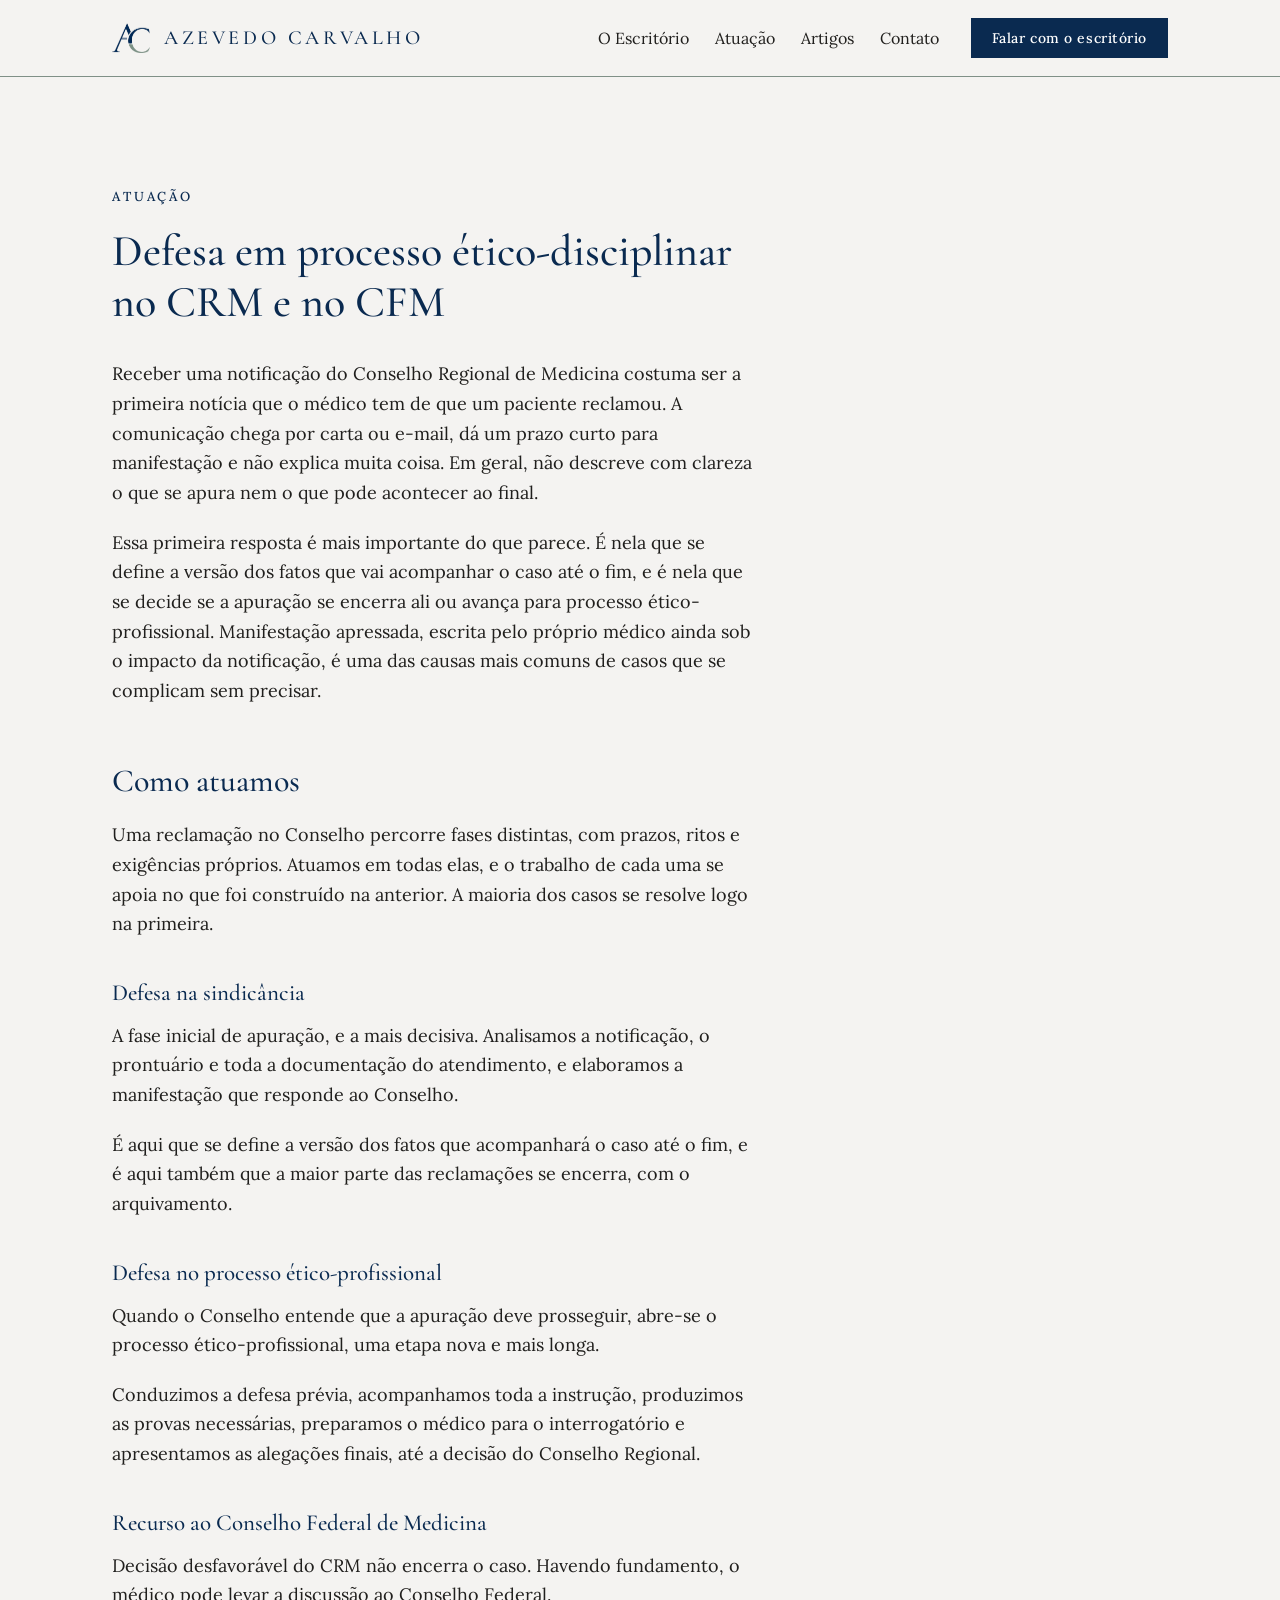
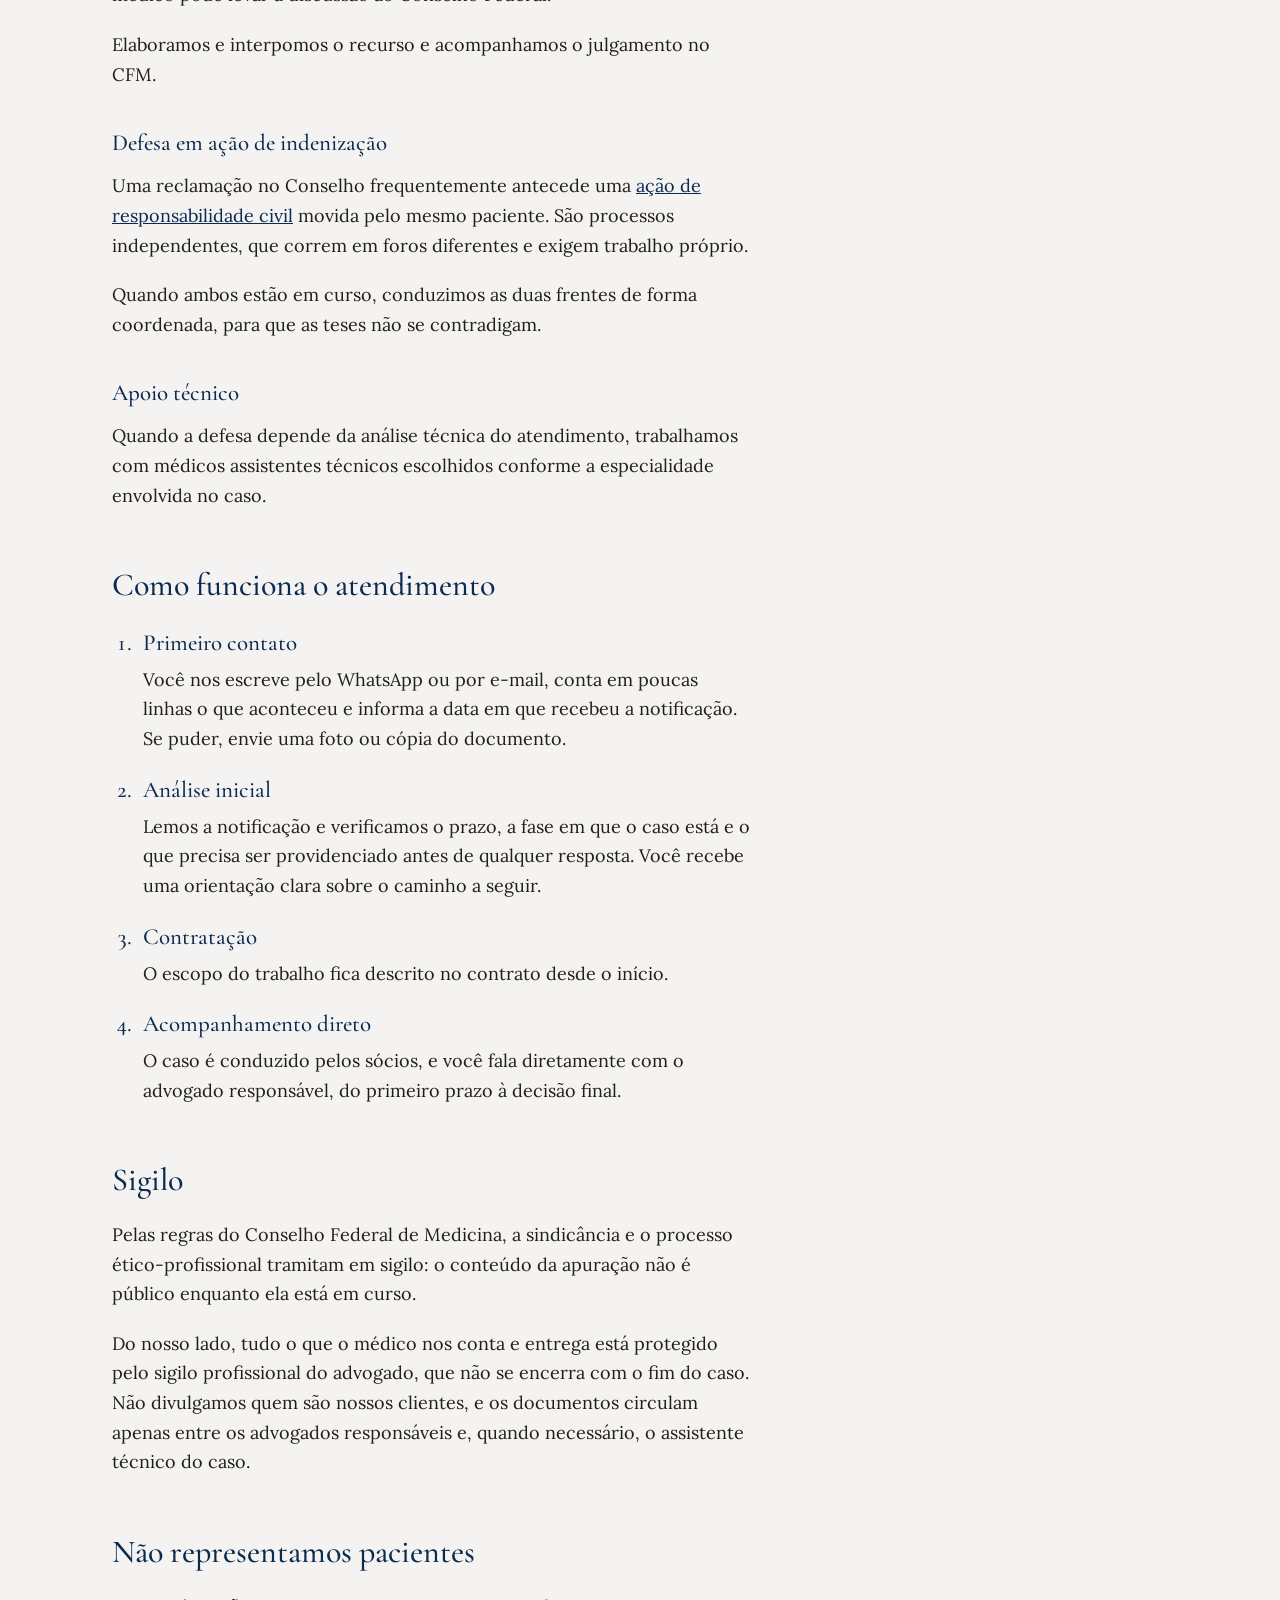
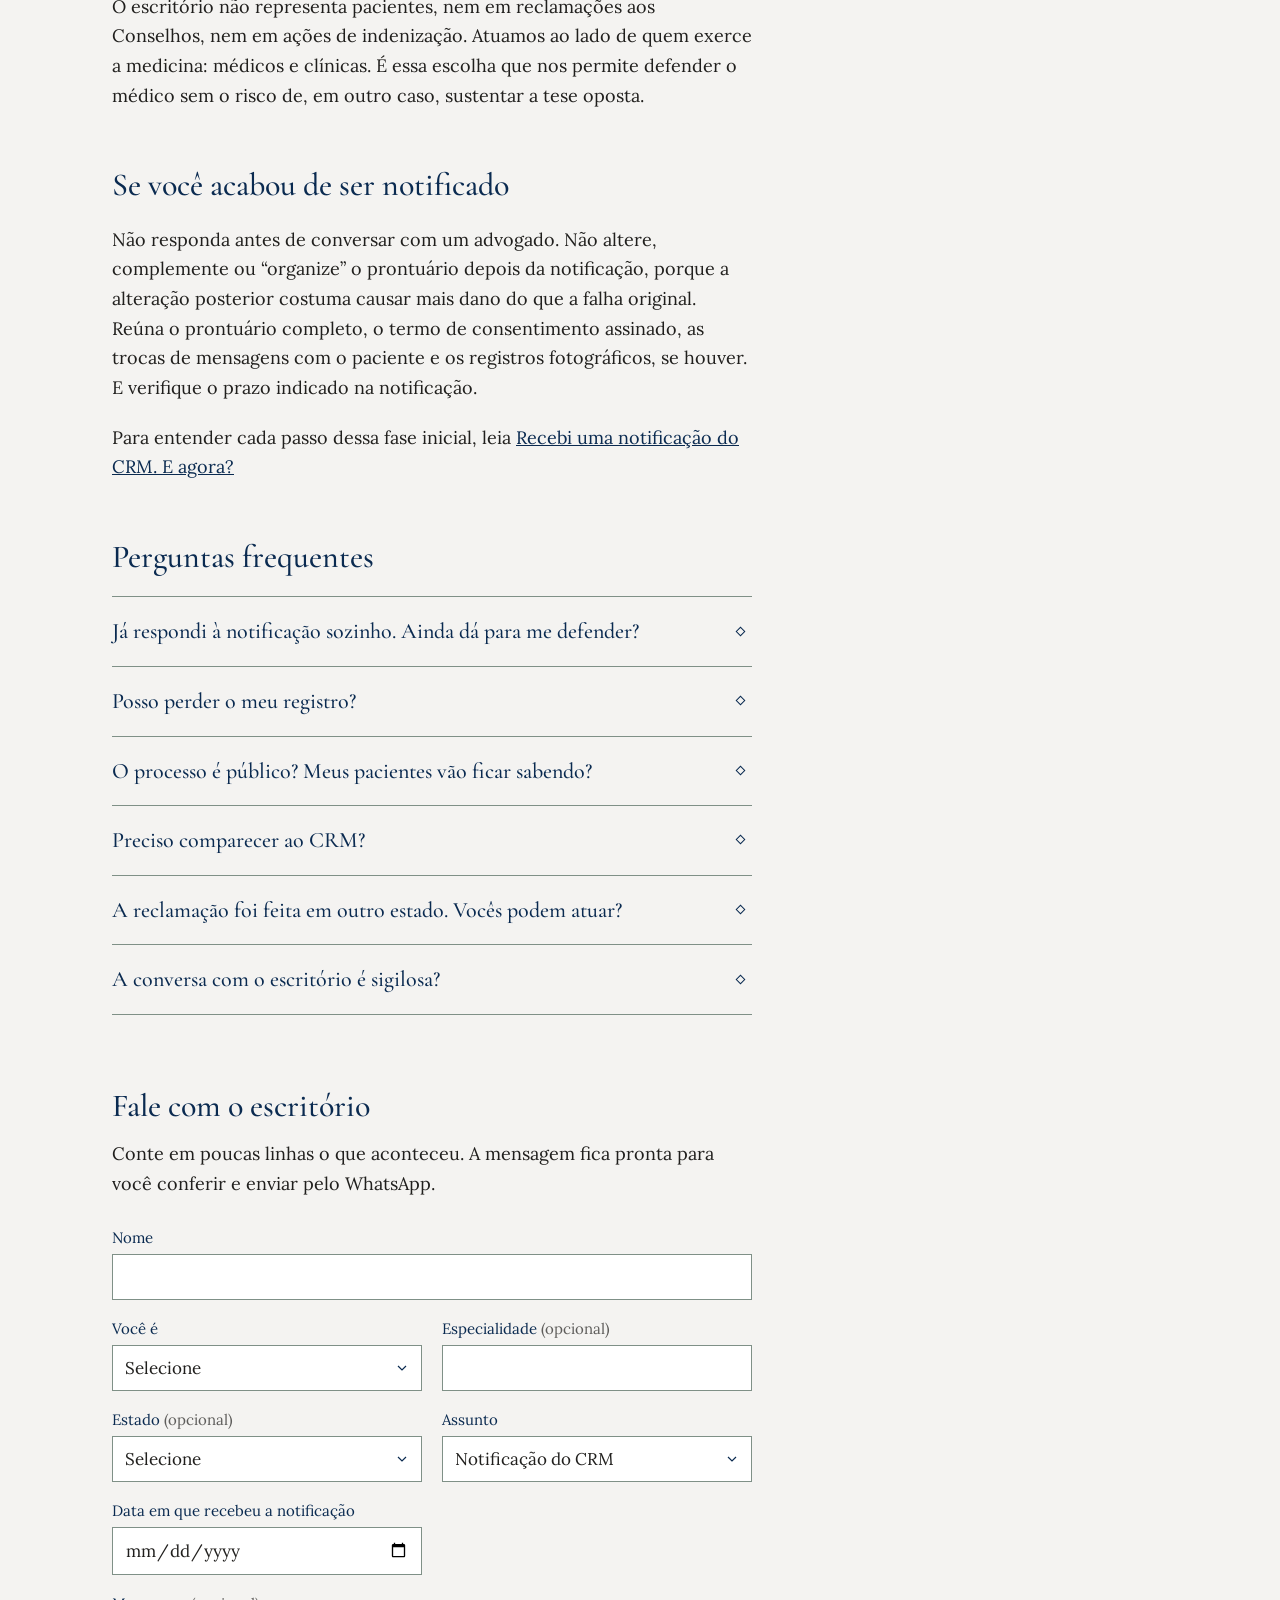
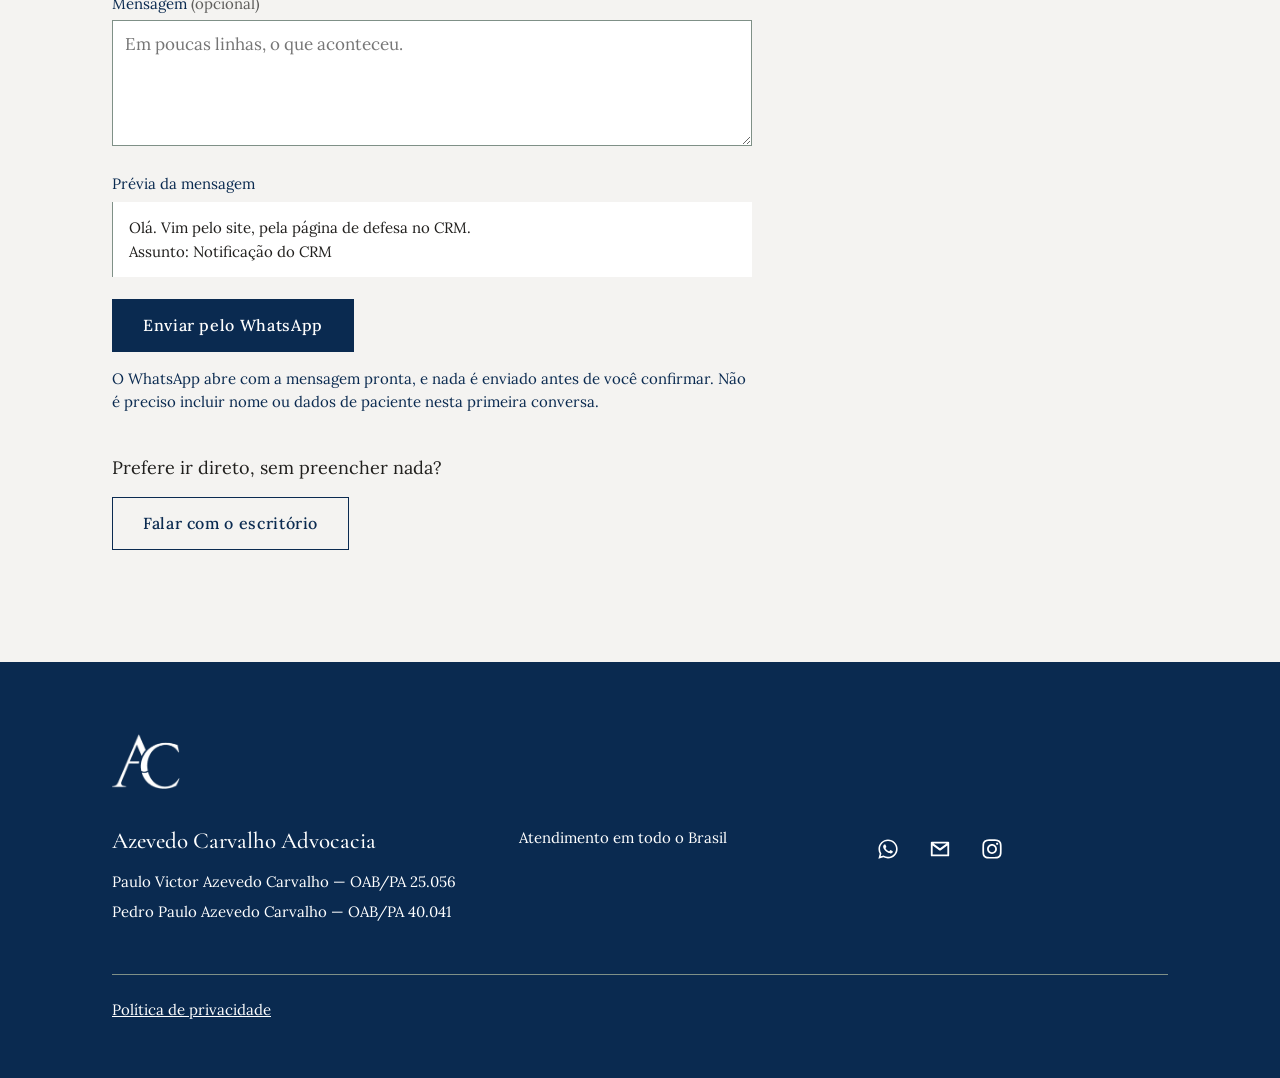
<file: atuacao/processo-etico-disciplinar/index.html>
<!DOCTYPE html>
<html lang="pt-BR">
<head>
<meta charset="utf-8">
<meta name="viewport" content="width=device-width, initial-scale=1">
<title>Defesa em processo ético-disciplinar no CRM e no CFM — Azevedo Carvalho Advocacia</title>
<meta name="description" content="Defesa do médico em sindicância e em processo ético-profissional no Conselho Regional de Medicina, com recurso ao Conselho Federal de Medicina.">
<link rel="canonical" href="https://azevedocarvalho.adv.br/atuacao/processo-etico-disciplinar/">
<meta property="og:type" content="website">
<meta property="og:locale" content="pt_BR">
<meta property="og:site_name" content="Azevedo Carvalho Advocacia">
<meta property="og:title" content="Defesa em processo ético-disciplinar no CRM e no CFM">
<meta property="og:description" content="Defesa do médico em sindicância e em processo ético-profissional no Conselho Regional de Medicina, com recurso ao Conselho Federal de Medicina.">
<meta property="og:url" content="https://azevedocarvalho.adv.br/atuacao/processo-etico-disciplinar/">
<meta property="og:image" content="https://azevedocarvalho.adv.br/imagens/og-azevedo-carvalho.png">
<meta property="og:image:width" content="1200">
<meta property="og:image:height" content="630">
<meta property="og:image:alt" content="Azevedo Carvalho Advocacia">
<meta name="twitter:card" content="summary_large_image">
<link rel="icon" href="../../favicon-32.png" sizes="32x32" type="image/png">
<link rel="icon" href="../../favicon-192.png" sizes="192x192" type="image/png">
<link rel="apple-touch-icon" href="../../apple-touch-icon.png">
<link rel="preconnect" href="https://fonts.googleapis.com">
<link rel="preconnect" href="https://fonts.gstatic.com" crossorigin>
<link href="https://fonts.googleapis.com/css2?family=Cormorant+Garamond:wght@400;500;600&family=Lora:wght@400;500&display=swap" rel="stylesheet">
<link rel="stylesheet" href="../../css/estilo.css?v=2026112402">
</head>
<body>

<a class="pular" href="#principal">Ir para o conteúdo</a>

<header class="cabecalho">
  <div class="cabecalho__area">
    <a class="marca" href="../../">
      <img src="../../imagens/monograma-600.png" alt="Monograma Azevedo Carvalho" width="38">
      <span class="marca__nome">Azevedo Carvalho</span>
    </a>

    <nav class="nav" aria-label="Navegação principal">
      <ul class="nav__lista">
        <li><a href="../../o-escritorio/">O Escritório</a></li>
        <li class="submenu">
          <button class="submenu__gatilho" type="button">Atuação</button>
          <ul class="submenu__painel">
            <li><a href="./" aria-current="page">Processo ético-disciplinar</a></li>
            <li><a href="../responsabilidade-civil-medica/">Responsabilidade civil médica</a></li>
            <li><a href="../assessoria-para-clinicas/">Assessoria para clínicas</a></li>
            <li><a href="../auditoria-de-prontuario/">Auditoria de prontuário</a></li>
            <li><a href="../termo-de-consentimento/">Termo de consentimento</a></li>
            <li><a href="../publicidade-medica/">Publicidade médica</a></li>
            <li><a href="../contratos/">Contratos</a></li>
          </ul>
        </li>
        <li><a href="../../artigos/">Artigos</a></li>
        <li><a href="../../contato/">Contato</a></li>
      </ul>
    </nav>

    <a class="botao" href="https://wa.me/5591980936182?text=Ol%C3%A1.%20Vim%20pelo%20site%2C%20pela%20p%C3%A1gina%20de%20defesa%20no%20CRM%2C%20e%20gostaria%20de%20falar%20com%20um%20advogado.">Falar com o escritório</a>

    <button class="abrir-menu" type="button" aria-expanded="false" aria-controls="painel">Menu</button>
  </div>
</header>

<div class="veu" data-aberto="nao"></div>

<div class="painel" id="painel" data-aberto="nao" aria-hidden="true">
  <div class="painel__topo">
    <button class="fechar-menu" type="button">Fechar</button>
  </div>
  <nav aria-label="Navegação do painel">
    <ul class="painel__lista">
      <li><a href="../../o-escritorio/">O Escritório</a></li>
      <li>
        <span class="painel__titulo">Atuação</span>
        <ul class="painel__sub">
          <li><a href="./" aria-current="page">Processo ético-disciplinar</a></li>
          <li><a href="../responsabilidade-civil-medica/">Responsabilidade civil médica</a></li>
          <li><a href="../assessoria-para-clinicas/">Assessoria para clínicas</a></li>
          <li><a href="../auditoria-de-prontuario/">Auditoria de prontuário</a></li>
          <li><a href="../termo-de-consentimento/">Termo de consentimento</a></li>
          <li><a href="../publicidade-medica/">Publicidade médica</a></li>
          <li><a href="../contratos/">Contratos</a></li>
        </ul>
      </li>
      <li><a href="../../artigos/">Artigos</a></li>
      <li><a href="../../contato/">Contato</a></li>
    </ul>
  </nav>
  <a class="botao" href="https://wa.me/5591980936182?text=Ol%C3%A1.%20Vim%20pelo%20site%2C%20pela%20p%C3%A1gina%20de%20defesa%20no%20CRM%2C%20e%20gostaria%20de%20falar%20com%20um%20advogado.">Falar com o escritório</a>
</div>

<main id="principal">

  <section class="secao">
    <div class="area">
      <div class="prosa">
        <p class="kicker">Atuação</p>
        <h1>Defesa em processo ético-disciplinar no CRM e no CFM</h1>
        <p style="margin-top:32px">Receber uma notificação do Conselho Regional de Medicina costuma ser a primeira notícia que o médico tem de que um paciente reclamou. A comunicação chega por carta ou e-mail, dá um prazo curto para manifestação e não explica muita coisa. Em geral, não descreve com clareza o que se apura nem o que pode acontecer ao final.</p>
        <p>Essa primeira resposta é mais importante do que parece. É nela que se define a versão dos fatos que vai acompanhar o caso até o fim, e é nela que se decide se a apuração se encerra ali ou avança para processo ético-profissional. Manifestação apressada, escrita pelo próprio médico ainda sob o impacto da notificação, é uma das causas mais comuns de casos que se complicam sem precisar.</p>

        <h2>Como atuamos</h2>
        <p>Uma reclamação no Conselho percorre fases distintas, com prazos, ritos e exigências próprios. Atuamos em todas elas, e o trabalho de cada uma se apoia no que foi construído na anterior. A maioria dos casos se resolve logo na primeira.</p>

        <h3>Defesa na sindicância</h3>
        <p>A fase inicial de apuração, e a mais decisiva. Analisamos a notificação, o prontuário e toda a documentação do atendimento, e elaboramos a manifestação que responde ao Conselho.</p>
        <p>É aqui que se define a versão dos fatos que acompanhará o caso até o fim, e é aqui também que a maior parte das reclamações se encerra, com o arquivamento.</p>

        <h3>Defesa no processo ético-profissional</h3>
        <p>Quando o Conselho entende que a apuração deve prosseguir, abre-se o processo ético-profissional, uma etapa nova e mais longa.</p>
        <p>Conduzimos a defesa prévia, acompanhamos toda a instrução, produzimos as provas necessárias, preparamos o médico para o interrogatório e apresentamos as alegações finais, até a decisão do Conselho Regional.</p>

        <h3>Recurso ao Conselho Federal de Medicina</h3>
        <p>Decisão desfavorável do CRM não encerra o caso. Havendo fundamento, o médico pode levar a discussão ao Conselho Federal.</p>
        <p>Elaboramos e interpomos o recurso e acompanhamos o julgamento no CFM.</p>

        <h3>Defesa em ação de indenização</h3>
        <p>Uma reclamação no Conselho frequentemente antecede uma <a href="/atuacao/responsabilidade-civil-medica/">ação de responsabilidade civil</a> movida pelo mesmo paciente. São processos independentes, que correm em foros diferentes e exigem trabalho próprio.</p>
        <p>Quando ambos estão em curso, conduzimos as duas frentes de forma coordenada, para que as teses não se contradigam.</p>

        <h3>Apoio técnico</h3>
        <p>Quando a defesa depende da análise técnica do atendimento, trabalhamos com médicos assistentes técnicos escolhidos conforme a especialidade envolvida no caso.</p>

        <h2>Como funciona o atendimento</h2>
        <ol>
          <li>
            <h3>Primeiro contato</h3>
            <p>Você nos escreve pelo WhatsApp ou por e-mail, conta em poucas linhas o que aconteceu e informa a data em que recebeu a notificação. Se puder, envie uma foto ou cópia do documento.</p>
          </li>
          <li>
            <h3>Análise inicial</h3>
            <p>Lemos a notificação e verificamos o prazo, a fase em que o caso está e o que precisa ser providenciado antes de qualquer resposta. Você recebe uma orientação clara sobre o caminho a seguir.</p>
          </li>
          <li>
            <h3>Contratação</h3>
            <p>O escopo do trabalho fica descrito no contrato desde o início.</p>
          </li>
          <li>
            <h3>Acompanhamento direto</h3>
            <p>O caso é conduzido pelos sócios, e você fala diretamente com o advogado responsável, do primeiro prazo à decisão final.</p>
          </li>
        </ol>

        <h2>Sigilo</h2>
        <p>Pelas regras do Conselho Federal de Medicina, a sindicância e o processo ético-profissional tramitam em sigilo: o conteúdo da apuração não é público enquanto ela está em curso.</p>
        <p>Do nosso lado, tudo o que o médico nos conta e entrega está protegido pelo sigilo profissional do advogado, que não se encerra com o fim do caso. Não divulgamos quem são nossos clientes, e os documentos circulam apenas entre os advogados responsáveis e, quando necessário, o assistente técnico do caso.</p>

        <h2>Não representamos pacientes</h2>
        <p>O escritório não representa pacientes, nem em reclamações aos Conselhos, nem em ações de indenização. Atuamos ao lado de quem exerce a medicina: médicos e clínicas. É essa escolha que nos permite defender o médico sem o risco de, em outro caso, sustentar a tese oposta.</p>

        <h2>Se você acabou de ser notificado</h2>
        <p>Não responda antes de conversar com um advogado. Não altere, complemente ou “organize” o prontuário depois da notificação, porque a alteração posterior costuma causar mais dano do que a falha original. Reúna o prontuário completo, o termo de consentimento assinado, as trocas de mensagens com o paciente e os registros fotográficos, se houver. E verifique o prazo indicado na notificação.</p>
        <p>Para entender cada passo dessa fase inicial, leia <a href="/artigos/recebi-uma-notificacao-do-crm/">Recebi uma notificação do CRM. E agora?</a></p>

        <h2>Perguntas frequentes</h2>
        <div class="perguntas">
          <details name="perguntas">
            <summary>Já respondi à notificação sozinho. Ainda dá para me defender?</summary>
            <p>Sim. A manifestação na sindicância não é a última oportunidade de defesa. Se o Conselho decidir abrir processo ético-profissional, há defesa prévia, produção de provas, interrogatório e alegações finais.</p>
            <p>O que já foi escrito continua nos autos e será considerado. Por isso, a defesa começa pela leitura cuidadosa do que foi dito, para reforçar o que ajuda e contextualizar o que pode ser mal interpretado.</p>
          </details>
          <details name="perguntas">
            <summary>Posso perder o meu registro?</summary>
            <p>A Lei 3.268/1957 prevê cinco penas, em ordem crescente de gravidade: advertência confidencial, censura confidencial, censura pública, suspensão do exercício profissional por até 30 dias e cassação do exercício profissional, esta dependente de confirmação do Conselho Federal.</p>
            <p>A cassação é reservada às infrações mais graves. Em situações excepcionais, o Conselho também pode determinar a interdição cautelar do exercício profissional enquanto o processo corre. O que pesa em cada caso é o que a documentação do atendimento demonstra.</p>
          </details>
          <details name="perguntas">
            <summary>O processo é público? Meus pacientes vão ficar sabendo?</summary>
            <p>A sindicância e o processo ético-profissional tramitam em sigilo. A advertência e a censura confidenciais, como o nome diz, não são divulgadas. São publicadas apenas a censura pública, a suspensão e a cassação, depois que a decisão se torna definitiva.</p>
          </details>
          <details name="perguntas">
            <summary>Preciso comparecer ao CRM?</summary>
            <p>Boa parte do procedimento se faz por escrito e, cada vez mais, em formato eletrônico. Alguns atos, como o depoimento e as audiências de instrução, podem exigir comparecimento, presencial ou por videoconferência, conforme o Conselho. Nesses casos, preparamos o médico antes e o acompanhamos no ato.</p>
          </details>
          <details name="perguntas">
            <summary>A reclamação foi feita em outro estado. Vocês podem atuar?</summary>
            <p>Sim. Atendemos médicos em todo o Brasil. A apuração corre no Conselho Regional do estado em que os fatos ocorreram, e o acompanhamento é feito à distância, com deslocamento quando algum ato exige presença.</p>
          </details>
          <details name="perguntas">
            <summary>A conversa com o escritório é sigilosa?</summary>
            <p>Sim. Tudo o que você nos relata, desde a primeira mensagem, está protegido pelo sigilo profissional do advogado, mesmo que você não chegue a nos contratar.</p>
          </details>
        </div>
      </div>
      <div class="fale fale--pagina">
        <h2>Fale com o escritório</h2>
        <p>Conte em poucas linhas o que aconteceu. A mensagem fica pronta para você conferir e enviar pelo WhatsApp.</p>
        <form class="form-contato" data-numero="5591980936182" data-origem="pela página de defesa no CRM" novalidate>
          <div class="campos">
            <div class="campo campo--largo">
              <label for="fc-nome">Nome</label>
              <input id="fc-nome" name="nome" type="text" autocomplete="name" required>
            </div>
            <div class="campo">
              <label for="fc-perfil">Você é</label>
              <select id="fc-perfil" name="perfil" required><option value="">Selecione</option><option>Médico(a)</option><option>Clínica</option></select>
            </div>
            <div class="campo">
              <label for="fc-especialidade">Especialidade <span class="opcional">(opcional)</span></label>
              <input id="fc-especialidade" name="especialidade" type="text">
            </div>
            <div class="campo">
              <label for="fc-estado">Estado <span class="opcional">(opcional)</span></label>
              <select id="fc-estado" name="estado"><option value="">Selecione</option><option>AC</option><option>AL</option><option>AP</option><option>AM</option><option>BA</option><option>CE</option><option>DF</option><option>ES</option><option>GO</option><option>MA</option><option>MT</option><option>MS</option><option>MG</option><option>PA</option><option>PB</option><option>PR</option><option>PE</option><option>PI</option><option>RJ</option><option>RN</option><option>RS</option><option>RO</option><option>RR</option><option>SC</option><option>SP</option><option>SE</option><option>TO</option></select>
            </div>
            <div class="campo">
              <label for="fc-assunto">Assunto</label>
              <select id="fc-assunto" name="assunto" required><option value="">Selecione</option><option selected>Notificação do CRM</option><option>Ação judicial</option><option>Documentação e termos de consentimento</option><option>Publicidade médica</option><option>Assessoria para clínica</option><option>Contratos</option><option>Outro</option></select>
            </div>
            <div class="campo campo--data" hidden>
              <label for="fc-data">Data em que recebeu a notificação</label>
              <input id="fc-data" name="data" type="date">
            </div>
            <div class="campo campo--largo">
              <label for="fc-mensagem">Mensagem <span class="opcional">(opcional)</span></label>
              <textarea id="fc-mensagem" name="mensagem" rows="4" maxlength="600" placeholder="Em poucas linhas, o que aconteceu."></textarea>
            </div>
          </div>
          <p class="previa-rotulo">Prévia da mensagem</p>
          <pre class="previa-texto" aria-live="polite"></pre>
          <button class="botao" type="submit">Enviar pelo WhatsApp</button>
          <p class="form-nota">O WhatsApp abre com a mensagem pronta, e nada é enviado antes de você confirmar. Não é preciso incluir nome ou dados de paciente nesta primeira conversa.</p>
        </form>
        <p class="fale-direto">Prefere ir direto, sem preencher nada?</p>
        <a class="botao botao--contorno" href="https://wa.me/5591980936182?text=Ol%C3%A1.%20Vim%20pelo%20site%2C%20pela%20p%C3%A1gina%20de%20defesa%20no%20CRM%2C%20e%20gostaria%20de%20falar%20com%20um%20advogado.">Falar com o escritório</a>
      </div>
    </div>
  </section>

</main>

<footer class="rodape">
  <div class="area">
    <img class="rodape__marca" src="../../imagens/monograma-branco-600.png" alt="" aria-hidden="true" width="68" loading="lazy">
    <div class="rodape__grade">
      <div>
        <p class="rodape__nome">Azevedo Carvalho Advocacia</p>
        <ul>
          <li>Paulo Victor Azevedo Carvalho — OAB/PA 25.056</li>
          <li>Pedro Paulo Azevedo Carvalho — OAB/PA 40.041</li>
        </ul>
      </div>
      <div>
        <p>Atendimento em todo o Brasil</p>
      </div>
      <div>
        <ul class="rodape__icones">
          <li><a href="https://wa.me/5591980936182?text=Ol%C3%A1.%20Vim%20pelo%20site%2C%20pela%20p%C3%A1gina%20de%20defesa%20no%20CRM%2C%20e%20gostaria%20de%20falar%20com%20um%20advogado." aria-label="WhatsApp: (91) 98093-6182"><svg viewBox="0 0 448 512" aria-hidden="true" focusable="false"><path d="M380.9 97.1C339 55.1 283.2 32 223.9 32c-122.4 0-222 99.6-222 222 0 39.1 10.2 77.3 29.6 110.9L0 480l117.7-30.9c32.4 17.7 68.9 27 106.1 27h.1c122.3 0 224.1-99.6 224.1-222 0-59.3-25.2-115-67.1-157zm-157 341.6c-33.2 0-65.7-8.9-94-25.7l-6.7-4-69.8 18.3L72 359.2l-4.4-7c-18.5-29.4-28.2-63.3-28.2-98.2 0-101.7 82.8-184.5 184.6-184.5 49.3 0 95.6 19.2 130.4 54.1 34.8 34.9 56.2 81.2 56.1 130.5 0 101.8-84.9 184.6-186.6 184.6zm101.2-138.2c-5.5-2.8-32.8-16.2-37.9-18-5.1-1.9-8.8-2.8-12.5 2.8-3.7 5.6-14.3 18-17.6 21.8-3.2 3.7-6.5 4.2-12 1.4-32.6-16.3-54-29.1-75.5-66-5.7-9.8 5.7-9.1 16.3-30.3 1.8-3.7.9-6.9-.5-9.7-1.4-2.8-12.5-30.1-17.1-41.2-4.5-10.8-9.1-9.3-12.5-9.5-3.2-.2-6.9-.2-10.6-.2-3.7 0-9.7 1.4-14.8 6.9-5.1 5.6-19.4 19-19.4 46.3 0 27.3 19.9 53.7 22.6 57.4 2.8 3.7 39.1 59.7 94.8 83.8 35.2 15.2 49 16.5 66.6 13.9 10.7-1.6 32.8-13.4 37.4-26.4 4.6-13 4.6-24.1 3.2-26.4-1.3-2.5-5-3.9-10.5-6.6z"/></svg></a></li>
          <li><a href="mailto:contato@azevedocarvalho.adv.br" aria-label="E-mail: contato@azevedocarvalho.adv.br"><svg viewBox="0 0 24 24" aria-hidden="true" focusable="false"><path d="M3 4h18a1 1 0 0 1 1 1v14a1 1 0 0 1-1 1H3a1 1 0 0 1-1-1V5a1 1 0 0 1 1-1zm16.1 2H4.9L12 11.1 19.1 6zM20 8.2l-7.4 5.3a1 1 0 0 1-1.2 0L4 8.2V18h16V8.2z"/></svg></a></li>
          <li><a href="https://www.instagram.com/azevedocarvalhoadv" aria-label="Instagram: @azevedocarvalhoadv"><svg viewBox="0 0 448 512" aria-hidden="true" focusable="false"><path d="M224.1 141c-63.6 0-114.9 51.3-114.9 114.9s51.3 114.9 114.9 114.9S339 319.5 339 255.9 287.7 141 224.1 141zm0 189.6c-41.1 0-74.7-33.5-74.7-74.7s33.5-74.7 74.7-74.7 74.7 33.5 74.7 74.7-33.6 74.7-74.7 74.7zm146.4-194.3c0 14.9-12 26.8-26.8 26.8-14.9 0-26.8-12-26.8-26.8s12-26.8 26.8-26.8 26.8 12 26.8 26.8zm76.1 27.2c-1.7-35.9-9.9-67.7-36.2-93.9-26.2-26.2-58-34.4-93.9-36.2-37-2.1-147.9-2.1-184.9 0-35.8 1.7-67.6 9.9-93.9 36.1s-34.4 58-36.2 93.9c-2.1 37-2.1 147.9 0 184.9 1.7 35.9 9.9 67.7 36.2 93.9s58 34.4 93.9 36.2c37 2.1 147.9 2.1 184.9 0 35.9-1.7 67.7-9.9 93.9-36.2 26.2-26.2 34.4-58 36.2-93.9 2.1-37 2.1-147.8 0-184.8zM398.8 388c-7.8 19.6-22.9 34.7-42.6 42.6-29.5 11.7-99.5 9-132.1 9s-102.7 2.6-132.1-9c-19.6-7.8-34.7-22.9-42.6-42.6-11.7-29.5-9-99.5-9-132.1s-2.6-102.7 9-132.1c7.8-19.6 22.9-34.7 42.6-42.6 29.5-11.7 99.5-9 132.1-9s102.7-2.6 132.1 9c19.6 7.8 34.7 22.9 42.6 42.6 11.7 29.5 9 99.5 9 132.1s2.7 102.7-9 132.1z"/></svg></a></li>
        </ul>
      </div>
    </div>
    <div class="rodape__base">
      <a href="../../politica-de-privacidade/">Política de privacidade</a>
    </div>
  </div>
</footer>

<a class="zap-fixo" href="https://wa.me/5591980936182?text=Ol%C3%A1.%20Vim%20pelo%20site%2C%20pela%20p%C3%A1gina%20de%20defesa%20no%20CRM%2C%20e%20gostaria%20de%20falar%20com%20um%20advogado." aria-label="Falar com o escritório" title="Falar com o escritório">
  <svg viewBox="0 0 448 512" aria-hidden="true" focusable="false"><path d="M380.9 97.1C339 55.1 283.2 32 223.9 32c-122.4 0-222 99.6-222 222 0 39.1 10.2 77.3 29.6 110.9L0 480l117.7-30.9c32.4 17.7 68.9 27 106.1 27h.1c122.3 0 224.1-99.6 224.1-222 0-59.3-25.2-115-67.1-157zm-157 341.6c-33.2 0-65.7-8.9-94-25.7l-6.7-4-69.8 18.3L72 359.2l-4.4-7c-18.5-29.4-28.2-63.3-28.2-98.2 0-101.7 82.8-184.5 184.6-184.5 49.3 0 95.6 19.2 130.4 54.1 34.8 34.9 56.2 81.2 56.1 130.5 0 101.8-84.9 184.6-186.6 184.6zm101.2-138.2c-5.5-2.8-32.8-16.2-37.9-18-5.1-1.9-8.8-2.8-12.5 2.8-3.7 5.6-14.3 18-17.6 21.8-3.2 3.7-6.5 4.2-12 1.4-32.6-16.3-54-29.1-75.5-66-5.7-9.8 5.7-9.1 16.3-30.3 1.8-3.7.9-6.9-.5-9.7-1.4-2.8-12.5-30.1-17.1-41.2-4.5-10.8-9.1-9.3-12.5-9.5-3.2-.2-6.9-.2-10.6-.2-3.7 0-9.7 1.4-14.8 6.9-5.1 5.6-19.4 19-19.4 46.3 0 27.3 19.9 53.7 22.6 57.4 2.8 3.7 39.1 59.7 94.8 83.8 35.2 15.2 49 16.5 66.6 13.9 10.7-1.6 32.8-13.4 37.4-26.4 4.6-13 4.6-24.1 3.2-26.4-1.3-2.5-5-3.9-10.5-6.6z"/></svg>
</a>

<script type="application/ld+json">
{
  "@context": "https://schema.org",
  "@graph": [
    {
      "@type": "LegalService",
      "@id": "https://azevedocarvalho.adv.br/#escritorio",
      "name": "Azevedo Carvalho Advocacia",
      "url": "https://azevedocarvalho.adv.br/",
      "logo": "https://azevedocarvalho.adv.br/imagens/monograma-600.png",
      "image": "https://azevedocarvalho.adv.br/imagens/og-azevedo-carvalho.png",
      "description": "Defesa em processos éticos e judiciais, revisão da documentação clínica e consultoria preventiva para médicos e clínicas.",
      "telephone": "+55-91-98093-6182",
      "email": "contato@azevedocarvalho.adv.br",
      "address": {
        "@type": "PostalAddress",
        "addressLocality": "Belém",
        "addressRegion": "PA",
        "addressCountry": "BR"
      },
      "areaServed": {
        "@type": "Country",
        "name": "Brasil"
      },
      "knowsAbout": [
        "Direito médico",
        "Sindicância no Conselho Regional de Medicina",
        "Processo ético-profissional",
        "Responsabilidade civil médica",
        "Prontuário médico",
        "Termo de consentimento informado",
        "Publicidade médica"
      ],
      "founder": [
        {
          "@id": "https://azevedocarvalho.adv.br/#paulo-victor"
        },
        {
          "@id": "https://azevedocarvalho.adv.br/#pedro-paulo"
        }
      ],
      "sameAs": [
        "https://www.instagram.com/azevedocarvalhoadv"
      ]
    },
    {
      "@type": "WebPage",
      "@id": "https://azevedocarvalho.adv.br/atuacao/processo-etico-disciplinar/#pagina",
      "url": "https://azevedocarvalho.adv.br/atuacao/processo-etico-disciplinar/",
      "name": "Defesa em processo ético-disciplinar no CRM e no CFM — Azevedo Carvalho Advocacia",
      "description": "Defesa do médico em sindicância e em processo ético-profissional no Conselho Regional de Medicina, com recurso ao Conselho Federal de Medicina.",
      "inLanguage": "pt-BR",
      "isPartOf": {
        "@id": "https://azevedocarvalho.adv.br/#site"
      },
      "publisher": {
        "@id": "https://azevedocarvalho.adv.br/#escritorio"
      },
      "about": {
        "@id": "https://azevedocarvalho.adv.br/atuacao/processo-etico-disciplinar/#servico"
      },
      "breadcrumb": {
        "@type": "BreadcrumbList",
        "itemListElement": [
          {
            "@type": "ListItem",
            "position": 1,
            "name": "Início",
            "item": "https://azevedocarvalho.adv.br/"
          },
          {
            "@type": "ListItem",
            "position": 2,
            "name": "Defesa em processo ético-disciplinar no CRM e no CFM",
            "item": "https://azevedocarvalho.adv.br/atuacao/processo-etico-disciplinar/"
          }
        ]
      }
    },
    {
      "@type": "Service",
      "@id": "https://azevedocarvalho.adv.br/atuacao/processo-etico-disciplinar/#servico",
      "name": "Defesa em processo ético-disciplinar no CRM e no CFM",
      "serviceType": "Defesa em processo ético-disciplinar no CRM e no CFM",
      "description": "Defesa do médico em sindicância e em processo ético-profissional no Conselho Regional de Medicina, com recurso ao Conselho Federal de Medicina.",
      "url": "https://azevedocarvalho.adv.br/atuacao/processo-etico-disciplinar/",
      "provider": {
        "@id": "https://azevedocarvalho.adv.br/#escritorio"
      },
      "areaServed": {
        "@type": "Country",
        "name": "Brasil"
      },
      "audience": {
        "@type": "Audience",
        "audienceType": "Médicos e clínicas"
      }
    },
    {
      "@type": "FAQPage",
      "@id": "https://azevedocarvalho.adv.br/atuacao/processo-etico-disciplinar/#perguntas",
      "isPartOf": {
        "@id": "https://azevedocarvalho.adv.br/atuacao/processo-etico-disciplinar/#pagina"
      },
      "mainEntity": [
        {
          "@type": "Question",
          "name": "Já respondi à notificação sozinho. Ainda dá para me defender?",
          "acceptedAnswer": {
            "@type": "Answer",
            "text": "Sim. A manifestação na sindicância não é a última oportunidade de defesa. Se o Conselho decidir abrir processo ético-profissional, há defesa prévia, produção de provas, interrogatório e alegações finais. O que já foi escrito continua nos autos e será considerado. Por isso, a defesa começa pela leitura cuidadosa do que foi dito, para reforçar o que ajuda e contextualizar o que pode ser mal interpretado."
          }
        },
        {
          "@type": "Question",
          "name": "Posso perder o meu registro?",
          "acceptedAnswer": {
            "@type": "Answer",
            "text": "A Lei 3.268/1957 prevê cinco penas, em ordem crescente de gravidade: advertência confidencial, censura confidencial, censura pública, suspensão do exercício profissional por até 30 dias e cassação do exercício profissional, esta dependente de confirmação do Conselho Federal. A cassação é reservada às infrações mais graves. Em situações excepcionais, o Conselho também pode determinar a interdição cautelar do exercício profissional enquanto o processo corre. O que pesa em cada caso é o que a documentação do atendimento demonstra."
          }
        },
        {
          "@type": "Question",
          "name": "O processo é público? Meus pacientes vão ficar sabendo?",
          "acceptedAnswer": {
            "@type": "Answer",
            "text": "A sindicância e o processo ético-profissional tramitam em sigilo. A advertência e a censura confidenciais, como o nome diz, não são divulgadas. São publicadas apenas a censura pública, a suspensão e a cassação, depois que a decisão se torna definitiva."
          }
        },
        {
          "@type": "Question",
          "name": "Preciso comparecer ao CRM?",
          "acceptedAnswer": {
            "@type": "Answer",
            "text": "Boa parte do procedimento se faz por escrito e, cada vez mais, em formato eletrônico. Alguns atos, como o depoimento e as audiências de instrução, podem exigir comparecimento, presencial ou por videoconferência, conforme o Conselho. Nesses casos, preparamos o médico antes e o acompanhamos no ato."
          }
        },
        {
          "@type": "Question",
          "name": "A reclamação foi feita em outro estado. Vocês podem atuar?",
          "acceptedAnswer": {
            "@type": "Answer",
            "text": "Sim. Atendemos médicos em todo o Brasil. A apuração corre no Conselho Regional do estado em que os fatos ocorreram, e o acompanhamento é feito à distância, com deslocamento quando algum ato exige presença."
          }
        },
        {
          "@type": "Question",
          "name": "A conversa com o escritório é sigilosa?",
          "acceptedAnswer": {
            "@type": "Answer",
            "text": "Sim. Tudo o que você nos relata, desde a primeira mensagem, está protegido pelo sigilo profissional do advogado, mesmo que você não chegue a nos contratar."
          }
        }
      ]
    }
  ]
}
</script>

<script src="../../js/menu.js?v=2026112402"></script>

<script src="../../js/formulario.js?v=2026112402"></script>

</body>
</html>
</file>
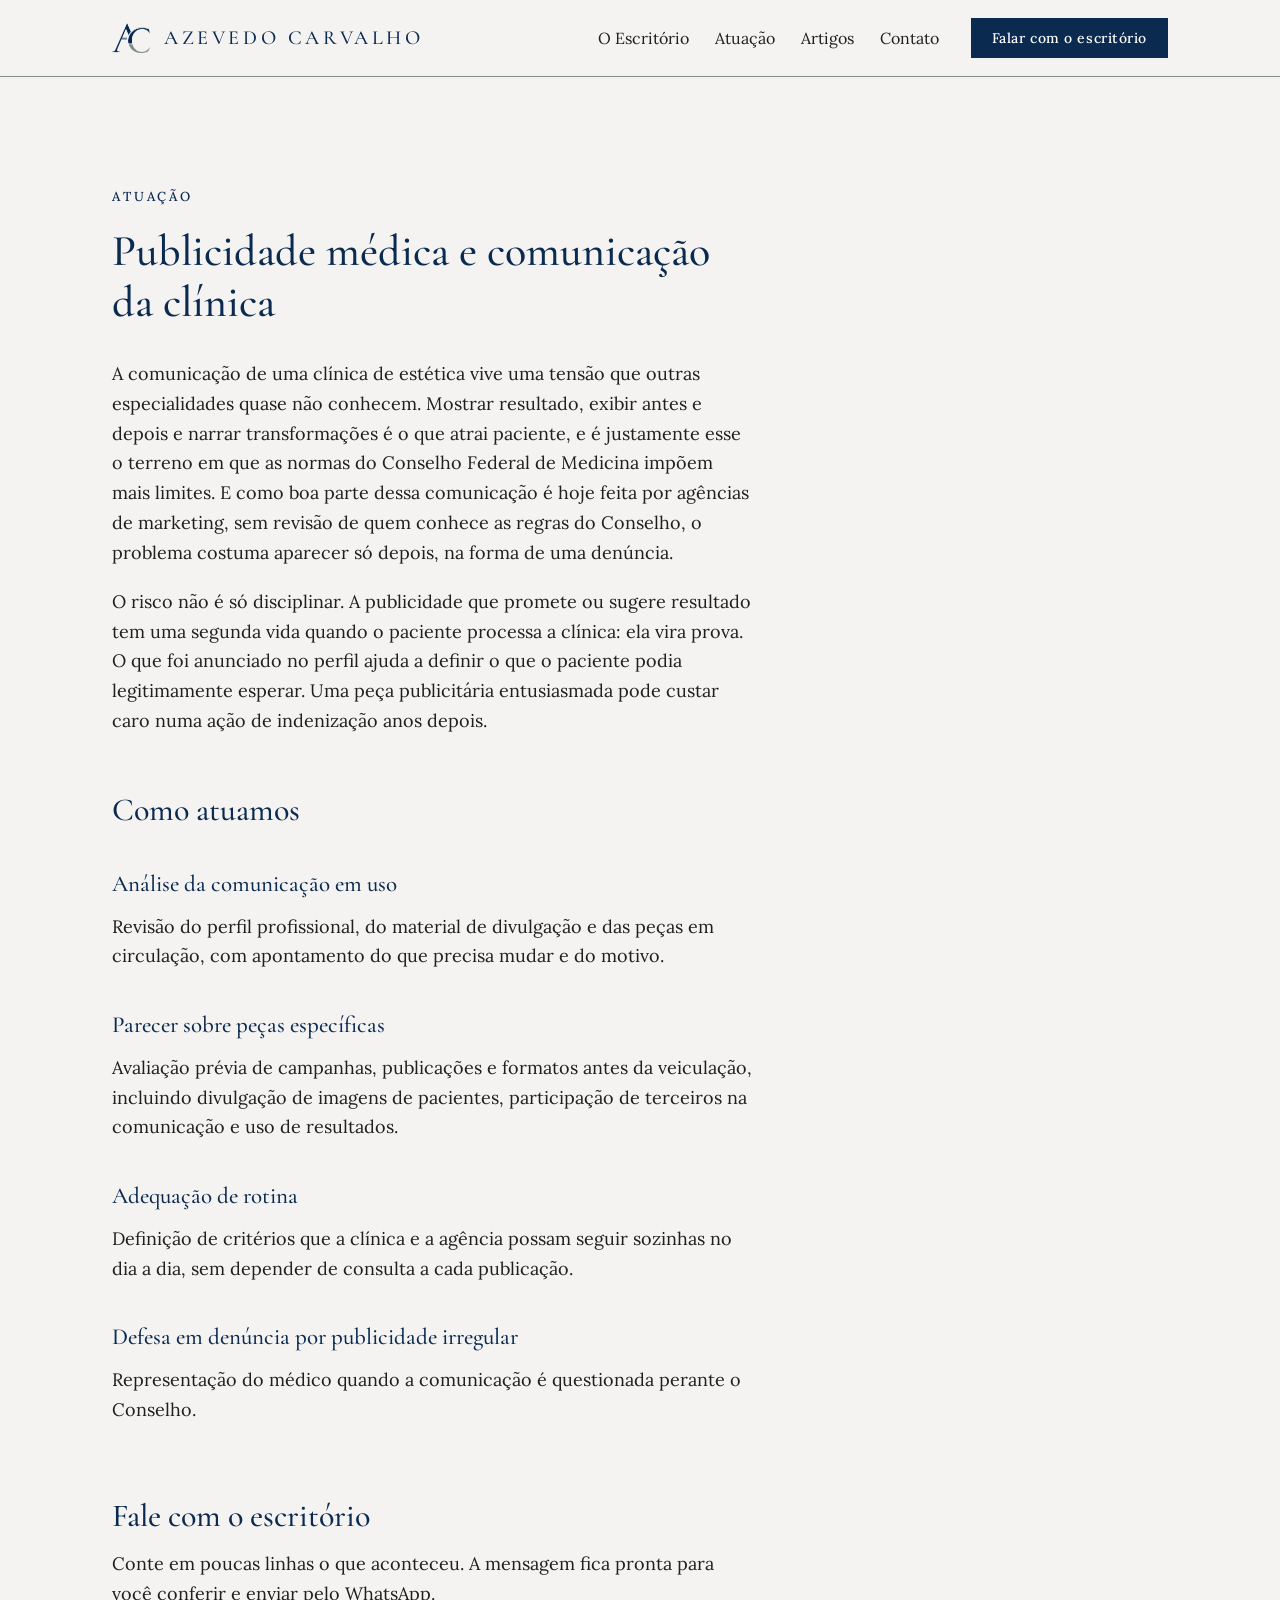
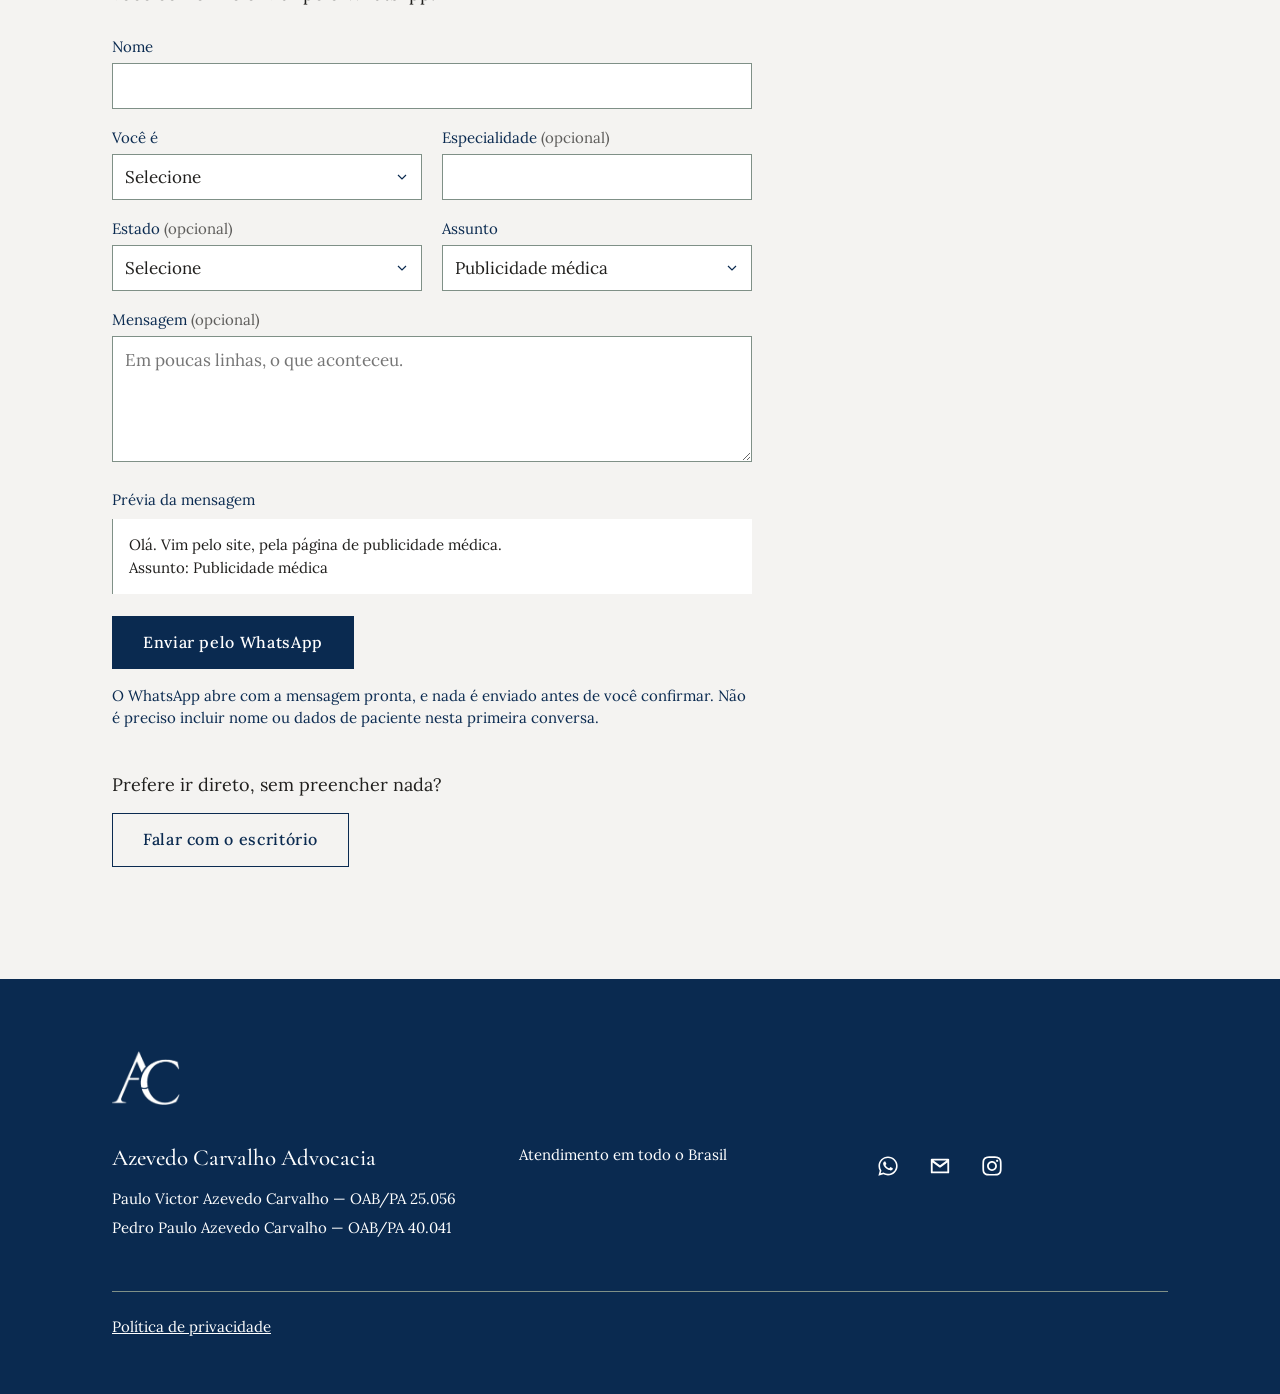
<file: atuacao/publicidade-medica/index.html>
<!DOCTYPE html>
<html lang="pt-BR">
<head>
<meta charset="utf-8">
<meta name="viewport" content="width=device-width, initial-scale=1">
<title>Publicidade médica e comunicação da clínica — Azevedo Carvalho Advocacia</title>
<meta name="description" content="Adequação da comunicação da clínica e do perfil profissional às normas do Conselho Federal de Medicina, com parecer prévio sobre peças e defesa em denúncia por publicidade irregular.">
<link rel="canonical" href="https://azevedocarvalho.adv.br/atuacao/publicidade-medica/">
<meta property="og:type" content="website">
<meta property="og:locale" content="pt_BR">
<meta property="og:site_name" content="Azevedo Carvalho Advocacia">
<meta property="og:title" content="Publicidade médica e comunicação da clínica">
<meta property="og:description" content="Adequação da comunicação da clínica e do perfil profissional às normas do Conselho Federal de Medicina, com parecer prévio sobre peças e defesa em denúncia por publicidade irregular.">
<meta property="og:url" content="https://azevedocarvalho.adv.br/atuacao/publicidade-medica/">
<meta property="og:image" content="https://azevedocarvalho.adv.br/imagens/og-azevedo-carvalho.png">
<meta property="og:image:width" content="1200">
<meta property="og:image:height" content="630">
<meta property="og:image:alt" content="Azevedo Carvalho Advocacia">
<meta name="twitter:card" content="summary_large_image">
<link rel="icon" href="../../favicon-32.png" sizes="32x32" type="image/png">
<link rel="icon" href="../../favicon-192.png" sizes="192x192" type="image/png">
<link rel="apple-touch-icon" href="../../apple-touch-icon.png">
<link rel="preconnect" href="https://fonts.googleapis.com">
<link rel="preconnect" href="https://fonts.gstatic.com" crossorigin>
<link href="https://fonts.googleapis.com/css2?family=Cormorant+Garamond:wght@400;500;600&family=Lora:wght@400;500&display=swap" rel="stylesheet">
<link rel="stylesheet" href="../../css/estilo.css?v=2026112402">
</head>
<body>

<a class="pular" href="#principal">Ir para o conteúdo</a>

<header class="cabecalho">
  <div class="cabecalho__area">
    <a class="marca" href="../../">
      <img src="../../imagens/monograma-600.png" alt="Monograma Azevedo Carvalho" width="38">
      <span class="marca__nome">Azevedo Carvalho</span>
    </a>

    <nav class="nav" aria-label="Navegação principal">
      <ul class="nav__lista">
        <li><a href="../../o-escritorio/">O Escritório</a></li>
        <li class="submenu">
          <button class="submenu__gatilho" type="button">Atuação</button>
          <ul class="submenu__painel">
            <li><a href="../processo-etico-disciplinar/">Processo ético-disciplinar</a></li>
            <li><a href="../responsabilidade-civil-medica/">Responsabilidade civil médica</a></li>
            <li><a href="../assessoria-para-clinicas/">Assessoria para clínicas</a></li>
            <li><a href="../auditoria-de-prontuario/">Auditoria de prontuário</a></li>
            <li><a href="../termo-de-consentimento/">Termo de consentimento</a></li>
            <li><a href="./" aria-current="page">Publicidade médica</a></li>
            <li><a href="../contratos/">Contratos</a></li>
          </ul>
        </li>
        <li><a href="../../artigos/">Artigos</a></li>
        <li><a href="../../contato/">Contato</a></li>
      </ul>
    </nav>

    <a class="botao" href="https://wa.me/5591980936182?text=Ol%C3%A1.%20Vim%20pelo%20site%2C%20pela%20p%C3%A1gina%20de%20publicidade%20m%C3%A9dica%2C%20e%20gostaria%20de%20falar%20com%20um%20advogado.">Falar com o escritório</a>

    <button class="abrir-menu" type="button" aria-expanded="false" aria-controls="painel">Menu</button>
  </div>
</header>

<div class="veu" data-aberto="nao"></div>

<div class="painel" id="painel" data-aberto="nao" aria-hidden="true">
  <div class="painel__topo">
    <button class="fechar-menu" type="button">Fechar</button>
  </div>
  <nav aria-label="Navegação do painel">
    <ul class="painel__lista">
      <li><a href="../../o-escritorio/">O Escritório</a></li>
      <li>
        <span class="painel__titulo">Atuação</span>
        <ul class="painel__sub">
          <li><a href="../processo-etico-disciplinar/">Processo ético-disciplinar</a></li>
          <li><a href="../responsabilidade-civil-medica/">Responsabilidade civil médica</a></li>
          <li><a href="../assessoria-para-clinicas/">Assessoria para clínicas</a></li>
          <li><a href="../auditoria-de-prontuario/">Auditoria de prontuário</a></li>
          <li><a href="../termo-de-consentimento/">Termo de consentimento</a></li>
          <li><a href="./" aria-current="page">Publicidade médica</a></li>
          <li><a href="../contratos/">Contratos</a></li>
        </ul>
      </li>
      <li><a href="../../artigos/">Artigos</a></li>
      <li><a href="../../contato/">Contato</a></li>
    </ul>
  </nav>
  <a class="botao" href="https://wa.me/5591980936182?text=Ol%C3%A1.%20Vim%20pelo%20site%2C%20pela%20p%C3%A1gina%20de%20publicidade%20m%C3%A9dica%2C%20e%20gostaria%20de%20falar%20com%20um%20advogado.">Falar com o escritório</a>
</div>

<main id="principal">

  <section class="secao">
    <div class="area">
      <div class="prosa">
        <p class="kicker">Atuação</p>
        <h1>Publicidade médica e comunicação da clínica</h1>
        <p style="margin-top:32px">A comunicação de uma clínica de estética vive uma tensão que outras especialidades quase não conhecem. Mostrar resultado, exibir antes e depois e narrar transformações é o que atrai paciente, e é justamente esse o terreno em que as normas do Conselho Federal de Medicina impõem mais limites. E como boa parte dessa comunicação é hoje feita por agências de marketing, sem revisão de quem conhece as regras do Conselho, o problema costuma aparecer só depois, na forma de uma denúncia.</p>
        <p>O risco não é só disciplinar. A publicidade que promete ou sugere resultado tem uma segunda vida quando o paciente processa a clínica: ela vira prova. O que foi anunciado no perfil ajuda a definir o que o paciente podia legitimamente esperar. Uma peça publicitária entusiasmada pode custar caro numa ação de indenização anos depois.</p>

        <h2>Como atuamos</h2>
        <h3>Análise da comunicação em uso</h3>
        <p>Revisão do perfil profissional, do material de divulgação e das peças em circulação, com apontamento do que precisa mudar e do motivo.</p>
        <h3>Parecer sobre peças específicas</h3>
        <p>Avaliação prévia de campanhas, publicações e formatos antes da veiculação, incluindo divulgação de imagens de pacientes, participação de terceiros na comunicação e uso de resultados.</p>
        <h3>Adequação de rotina</h3>
        <p>Definição de critérios que a clínica e a agência possam seguir sozinhas no dia a dia, sem depender de consulta a cada publicação.</p>
        <h3>Defesa em denúncia por publicidade irregular</h3>
        <p>Representação do médico quando a comunicação é questionada perante o Conselho.</p>
      </div>
      <div class="fale fale--pagina">
        <h2>Fale com o escritório</h2>
        <p>Conte em poucas linhas o que aconteceu. A mensagem fica pronta para você conferir e enviar pelo WhatsApp.</p>
        <form class="form-contato" data-numero="5591980936182" data-origem="pela página de publicidade médica" novalidate>
          <div class="campos">
            <div class="campo campo--largo">
              <label for="fc-nome">Nome</label>
              <input id="fc-nome" name="nome" type="text" autocomplete="name" required>
            </div>
            <div class="campo">
              <label for="fc-perfil">Você é</label>
              <select id="fc-perfil" name="perfil" required><option value="">Selecione</option><option>Médico(a)</option><option>Clínica</option></select>
            </div>
            <div class="campo">
              <label for="fc-especialidade">Especialidade <span class="opcional">(opcional)</span></label>
              <input id="fc-especialidade" name="especialidade" type="text">
            </div>
            <div class="campo">
              <label for="fc-estado">Estado <span class="opcional">(opcional)</span></label>
              <select id="fc-estado" name="estado"><option value="">Selecione</option><option>AC</option><option>AL</option><option>AP</option><option>AM</option><option>BA</option><option>CE</option><option>DF</option><option>ES</option><option>GO</option><option>MA</option><option>MT</option><option>MS</option><option>MG</option><option>PA</option><option>PB</option><option>PR</option><option>PE</option><option>PI</option><option>RJ</option><option>RN</option><option>RS</option><option>RO</option><option>RR</option><option>SC</option><option>SP</option><option>SE</option><option>TO</option></select>
            </div>
            <div class="campo">
              <label for="fc-assunto">Assunto</label>
              <select id="fc-assunto" name="assunto" required><option value="">Selecione</option><option>Notificação do CRM</option><option>Ação judicial</option><option>Documentação e termos de consentimento</option><option selected>Publicidade médica</option><option>Assessoria para clínica</option><option>Contratos</option><option>Outro</option></select>
            </div>
            <div class="campo campo--data" hidden>
              <label for="fc-data">Data em que recebeu a notificação</label>
              <input id="fc-data" name="data" type="date">
            </div>
            <div class="campo campo--largo">
              <label for="fc-mensagem">Mensagem <span class="opcional">(opcional)</span></label>
              <textarea id="fc-mensagem" name="mensagem" rows="4" maxlength="600" placeholder="Em poucas linhas, o que aconteceu."></textarea>
            </div>
          </div>
          <p class="previa-rotulo">Prévia da mensagem</p>
          <pre class="previa-texto" aria-live="polite"></pre>
          <button class="botao" type="submit">Enviar pelo WhatsApp</button>
          <p class="form-nota">O WhatsApp abre com a mensagem pronta, e nada é enviado antes de você confirmar. Não é preciso incluir nome ou dados de paciente nesta primeira conversa.</p>
        </form>
        <p class="fale-direto">Prefere ir direto, sem preencher nada?</p>
        <a class="botao botao--contorno" href="https://wa.me/5591980936182?text=Ol%C3%A1.%20Vim%20pelo%20site%2C%20pela%20p%C3%A1gina%20de%20publicidade%20m%C3%A9dica%2C%20e%20gostaria%20de%20falar%20com%20um%20advogado.">Falar com o escritório</a>
      </div>
    </div>
  </section>

</main>

<footer class="rodape">
  <div class="area">
    <img class="rodape__marca" src="../../imagens/monograma-branco-600.png" alt="" aria-hidden="true" width="68" loading="lazy">
    <div class="rodape__grade">
      <div>
        <p class="rodape__nome">Azevedo Carvalho Advocacia</p>
        <ul>
          <li>Paulo Victor Azevedo Carvalho — OAB/PA 25.056</li>
          <li>Pedro Paulo Azevedo Carvalho — OAB/PA 40.041</li>
        </ul>
      </div>
      <div>
        <p>Atendimento em todo o Brasil</p>
      </div>
      <div>
        <ul class="rodape__icones">
          <li><a href="https://wa.me/5591980936182?text=Ol%C3%A1.%20Vim%20pelo%20site%2C%20pela%20p%C3%A1gina%20de%20publicidade%20m%C3%A9dica%2C%20e%20gostaria%20de%20falar%20com%20um%20advogado." aria-label="WhatsApp: (91) 98093-6182"><svg viewBox="0 0 448 512" aria-hidden="true" focusable="false"><path d="M380.9 97.1C339 55.1 283.2 32 223.9 32c-122.4 0-222 99.6-222 222 0 39.1 10.2 77.3 29.6 110.9L0 480l117.7-30.9c32.4 17.7 68.9 27 106.1 27h.1c122.3 0 224.1-99.6 224.1-222 0-59.3-25.2-115-67.1-157zm-157 341.6c-33.2 0-65.7-8.9-94-25.7l-6.7-4-69.8 18.3L72 359.2l-4.4-7c-18.5-29.4-28.2-63.3-28.2-98.2 0-101.7 82.8-184.5 184.6-184.5 49.3 0 95.6 19.2 130.4 54.1 34.8 34.9 56.2 81.2 56.1 130.5 0 101.8-84.9 184.6-186.6 184.6zm101.2-138.2c-5.5-2.8-32.8-16.2-37.9-18-5.1-1.9-8.8-2.8-12.5 2.8-3.7 5.6-14.3 18-17.6 21.8-3.2 3.7-6.5 4.2-12 1.4-32.6-16.3-54-29.1-75.5-66-5.7-9.8 5.7-9.1 16.3-30.3 1.8-3.7.9-6.9-.5-9.7-1.4-2.8-12.5-30.1-17.1-41.2-4.5-10.8-9.1-9.3-12.5-9.5-3.2-.2-6.9-.2-10.6-.2-3.7 0-9.7 1.4-14.8 6.9-5.1 5.6-19.4 19-19.4 46.3 0 27.3 19.9 53.7 22.6 57.4 2.8 3.7 39.1 59.7 94.8 83.8 35.2 15.2 49 16.5 66.6 13.9 10.7-1.6 32.8-13.4 37.4-26.4 4.6-13 4.6-24.1 3.2-26.4-1.3-2.5-5-3.9-10.5-6.6z"/></svg></a></li>
          <li><a href="mailto:contato@azevedocarvalho.adv.br" aria-label="E-mail: contato@azevedocarvalho.adv.br"><svg viewBox="0 0 24 24" aria-hidden="true" focusable="false"><path d="M3 4h18a1 1 0 0 1 1 1v14a1 1 0 0 1-1 1H3a1 1 0 0 1-1-1V5a1 1 0 0 1 1-1zm16.1 2H4.9L12 11.1 19.1 6zM20 8.2l-7.4 5.3a1 1 0 0 1-1.2 0L4 8.2V18h16V8.2z"/></svg></a></li>
          <li><a href="https://www.instagram.com/azevedocarvalhoadv" aria-label="Instagram: @azevedocarvalhoadv"><svg viewBox="0 0 448 512" aria-hidden="true" focusable="false"><path d="M224.1 141c-63.6 0-114.9 51.3-114.9 114.9s51.3 114.9 114.9 114.9S339 319.5 339 255.9 287.7 141 224.1 141zm0 189.6c-41.1 0-74.7-33.5-74.7-74.7s33.5-74.7 74.7-74.7 74.7 33.5 74.7 74.7-33.6 74.7-74.7 74.7zm146.4-194.3c0 14.9-12 26.8-26.8 26.8-14.9 0-26.8-12-26.8-26.8s12-26.8 26.8-26.8 26.8 12 26.8 26.8zm76.1 27.2c-1.7-35.9-9.9-67.7-36.2-93.9-26.2-26.2-58-34.4-93.9-36.2-37-2.1-147.9-2.1-184.9 0-35.8 1.7-67.6 9.9-93.9 36.1s-34.4 58-36.2 93.9c-2.1 37-2.1 147.9 0 184.9 1.7 35.9 9.9 67.7 36.2 93.9s58 34.4 93.9 36.2c37 2.1 147.9 2.1 184.9 0 35.9-1.7 67.7-9.9 93.9-36.2 26.2-26.2 34.4-58 36.2-93.9 2.1-37 2.1-147.8 0-184.8zM398.8 388c-7.8 19.6-22.9 34.7-42.6 42.6-29.5 11.7-99.5 9-132.1 9s-102.7 2.6-132.1-9c-19.6-7.8-34.7-22.9-42.6-42.6-11.7-29.5-9-99.5-9-132.1s-2.6-102.7 9-132.1c7.8-19.6 22.9-34.7 42.6-42.6 29.5-11.7 99.5-9 132.1-9s102.7-2.6 132.1 9c19.6 7.8 34.7 22.9 42.6 42.6 11.7 29.5 9 99.5 9 132.1s2.7 102.7-9 132.1z"/></svg></a></li>
        </ul>
      </div>
    </div>
    <div class="rodape__base">
      <a href="../../politica-de-privacidade/">Política de privacidade</a>
    </div>
  </div>
</footer>

<a class="zap-fixo" href="https://wa.me/5591980936182?text=Ol%C3%A1.%20Vim%20pelo%20site%2C%20pela%20p%C3%A1gina%20de%20publicidade%20m%C3%A9dica%2C%20e%20gostaria%20de%20falar%20com%20um%20advogado." aria-label="Falar com o escritório" title="Falar com o escritório">
  <svg viewBox="0 0 448 512" aria-hidden="true" focusable="false"><path d="M380.9 97.1C339 55.1 283.2 32 223.9 32c-122.4 0-222 99.6-222 222 0 39.1 10.2 77.3 29.6 110.9L0 480l117.7-30.9c32.4 17.7 68.9 27 106.1 27h.1c122.3 0 224.1-99.6 224.1-222 0-59.3-25.2-115-67.1-157zm-157 341.6c-33.2 0-65.7-8.9-94-25.7l-6.7-4-69.8 18.3L72 359.2l-4.4-7c-18.5-29.4-28.2-63.3-28.2-98.2 0-101.7 82.8-184.5 184.6-184.5 49.3 0 95.6 19.2 130.4 54.1 34.8 34.9 56.2 81.2 56.1 130.5 0 101.8-84.9 184.6-186.6 184.6zm101.2-138.2c-5.5-2.8-32.8-16.2-37.9-18-5.1-1.9-8.8-2.8-12.5 2.8-3.7 5.6-14.3 18-17.6 21.8-3.2 3.7-6.5 4.2-12 1.4-32.6-16.3-54-29.1-75.5-66-5.7-9.8 5.7-9.1 16.3-30.3 1.8-3.7.9-6.9-.5-9.7-1.4-2.8-12.5-30.1-17.1-41.2-4.5-10.8-9.1-9.3-12.5-9.5-3.2-.2-6.9-.2-10.6-.2-3.7 0-9.7 1.4-14.8 6.9-5.1 5.6-19.4 19-19.4 46.3 0 27.3 19.9 53.7 22.6 57.4 2.8 3.7 39.1 59.7 94.8 83.8 35.2 15.2 49 16.5 66.6 13.9 10.7-1.6 32.8-13.4 37.4-26.4 4.6-13 4.6-24.1 3.2-26.4-1.3-2.5-5-3.9-10.5-6.6z"/></svg>
</a>

<script type="application/ld+json">
{
  "@context": "https://schema.org",
  "@graph": [
    {
      "@type": "LegalService",
      "@id": "https://azevedocarvalho.adv.br/#escritorio",
      "name": "Azevedo Carvalho Advocacia",
      "url": "https://azevedocarvalho.adv.br/",
      "logo": "https://azevedocarvalho.adv.br/imagens/monograma-600.png",
      "image": "https://azevedocarvalho.adv.br/imagens/og-azevedo-carvalho.png",
      "description": "Defesa em processos éticos e judiciais, revisão da documentação clínica e consultoria preventiva para médicos e clínicas.",
      "telephone": "+55-91-98093-6182",
      "email": "contato@azevedocarvalho.adv.br",
      "address": {
        "@type": "PostalAddress",
        "addressLocality": "Belém",
        "addressRegion": "PA",
        "addressCountry": "BR"
      },
      "areaServed": {
        "@type": "Country",
        "name": "Brasil"
      },
      "knowsAbout": [
        "Direito médico",
        "Sindicância no Conselho Regional de Medicina",
        "Processo ético-profissional",
        "Responsabilidade civil médica",
        "Prontuário médico",
        "Termo de consentimento informado",
        "Publicidade médica"
      ],
      "founder": [
        {
          "@id": "https://azevedocarvalho.adv.br/#paulo-victor"
        },
        {
          "@id": "https://azevedocarvalho.adv.br/#pedro-paulo"
        }
      ],
      "sameAs": [
        "https://www.instagram.com/azevedocarvalhoadv"
      ]
    },
    {
      "@type": "WebPage",
      "@id": "https://azevedocarvalho.adv.br/atuacao/publicidade-medica/#pagina",
      "url": "https://azevedocarvalho.adv.br/atuacao/publicidade-medica/",
      "name": "Publicidade médica e comunicação da clínica — Azevedo Carvalho Advocacia",
      "description": "Adequação da comunicação da clínica e do perfil profissional às normas do Conselho Federal de Medicina, com parecer prévio sobre peças e defesa em denúncia por publicidade irregular.",
      "inLanguage": "pt-BR",
      "isPartOf": {
        "@id": "https://azevedocarvalho.adv.br/#site"
      },
      "publisher": {
        "@id": "https://azevedocarvalho.adv.br/#escritorio"
      },
      "about": {
        "@id": "https://azevedocarvalho.adv.br/atuacao/publicidade-medica/#servico"
      },
      "breadcrumb": {
        "@type": "BreadcrumbList",
        "itemListElement": [
          {
            "@type": "ListItem",
            "position": 1,
            "name": "Início",
            "item": "https://azevedocarvalho.adv.br/"
          },
          {
            "@type": "ListItem",
            "position": 2,
            "name": "Publicidade médica e comunicação da clínica",
            "item": "https://azevedocarvalho.adv.br/atuacao/publicidade-medica/"
          }
        ]
      }
    },
    {
      "@type": "Service",
      "@id": "https://azevedocarvalho.adv.br/atuacao/publicidade-medica/#servico",
      "name": "Publicidade médica e comunicação da clínica",
      "serviceType": "Publicidade médica e comunicação da clínica",
      "description": "Adequação da comunicação da clínica e do perfil profissional às normas do Conselho Federal de Medicina, com parecer prévio sobre peças e defesa em denúncia por publicidade irregular.",
      "url": "https://azevedocarvalho.adv.br/atuacao/publicidade-medica/",
      "provider": {
        "@id": "https://azevedocarvalho.adv.br/#escritorio"
      },
      "areaServed": {
        "@type": "Country",
        "name": "Brasil"
      },
      "audience": {
        "@type": "Audience",
        "audienceType": "Médicos e clínicas"
      }
    }
  ]
}
</script>

<script src="../../js/menu.js?v=2026112402"></script>

<script src="../../js/formulario.js?v=2026112402"></script>

</body>
</html>
</file>
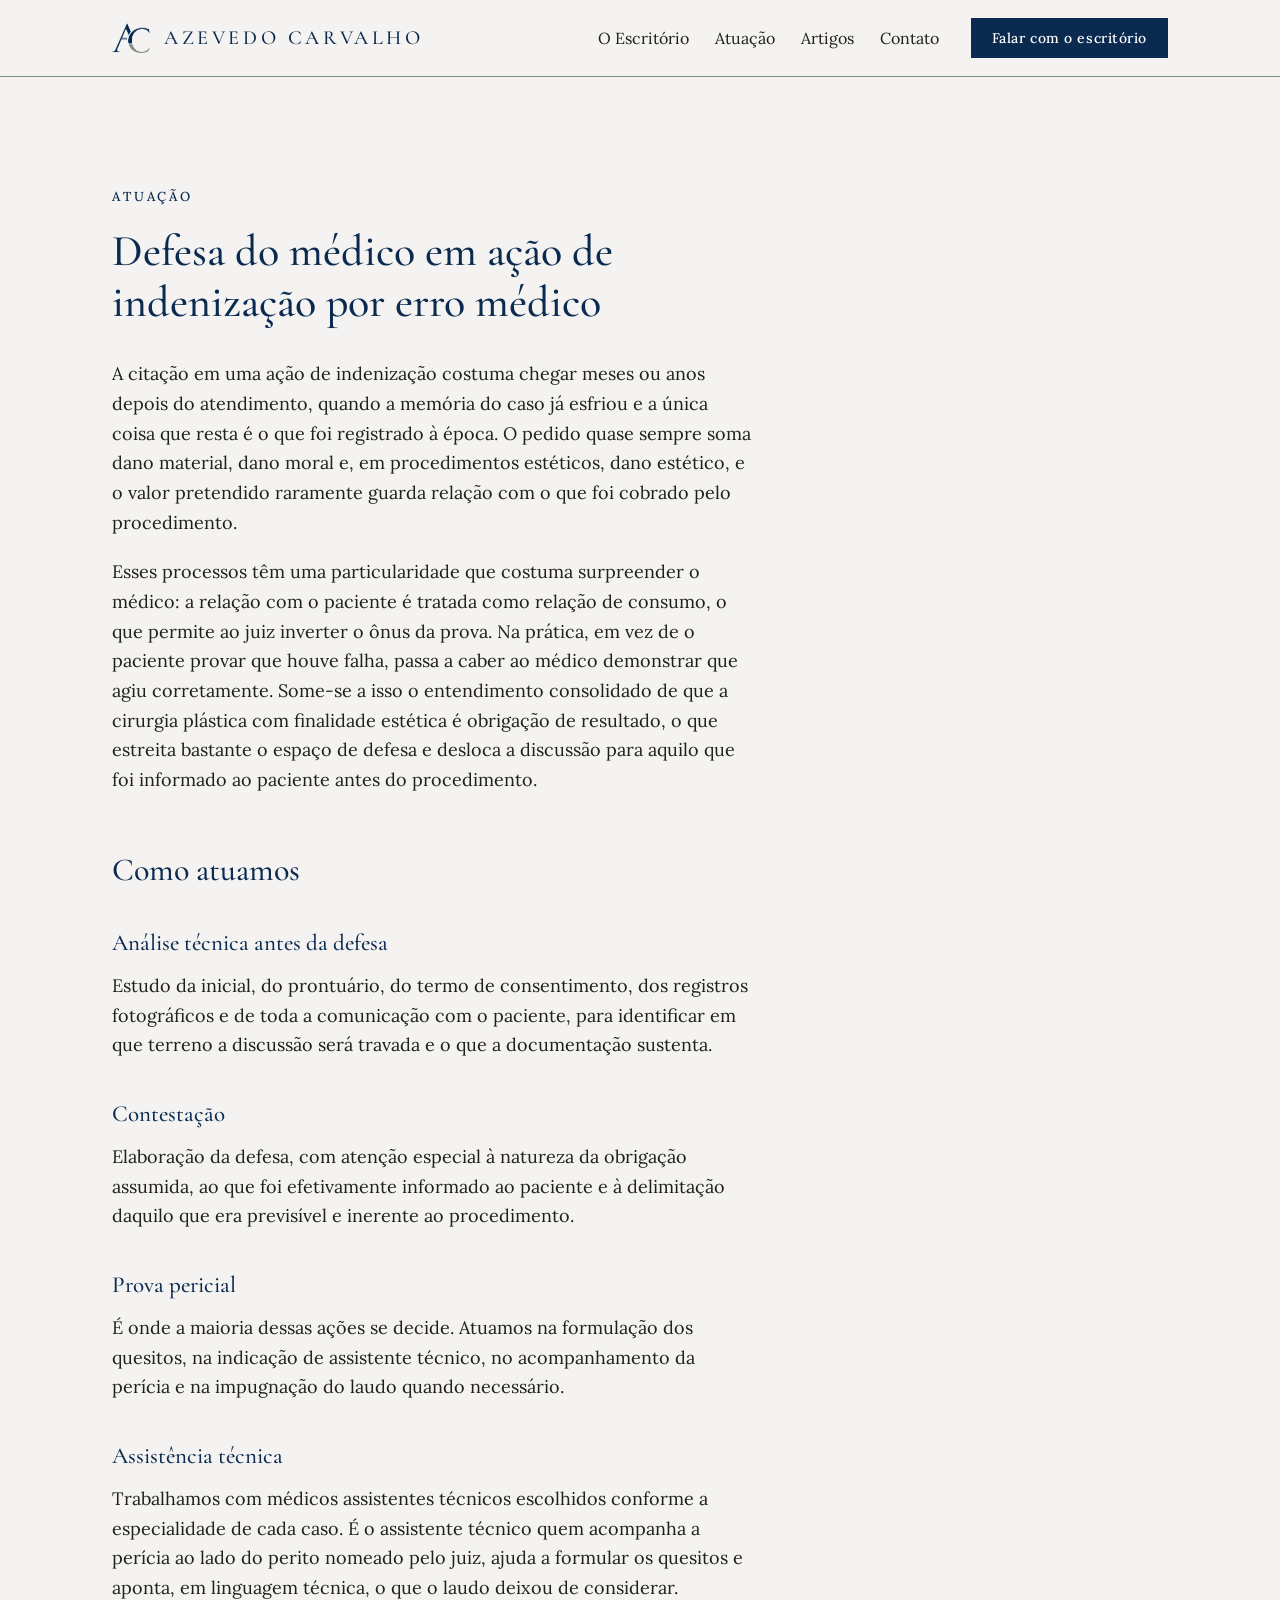
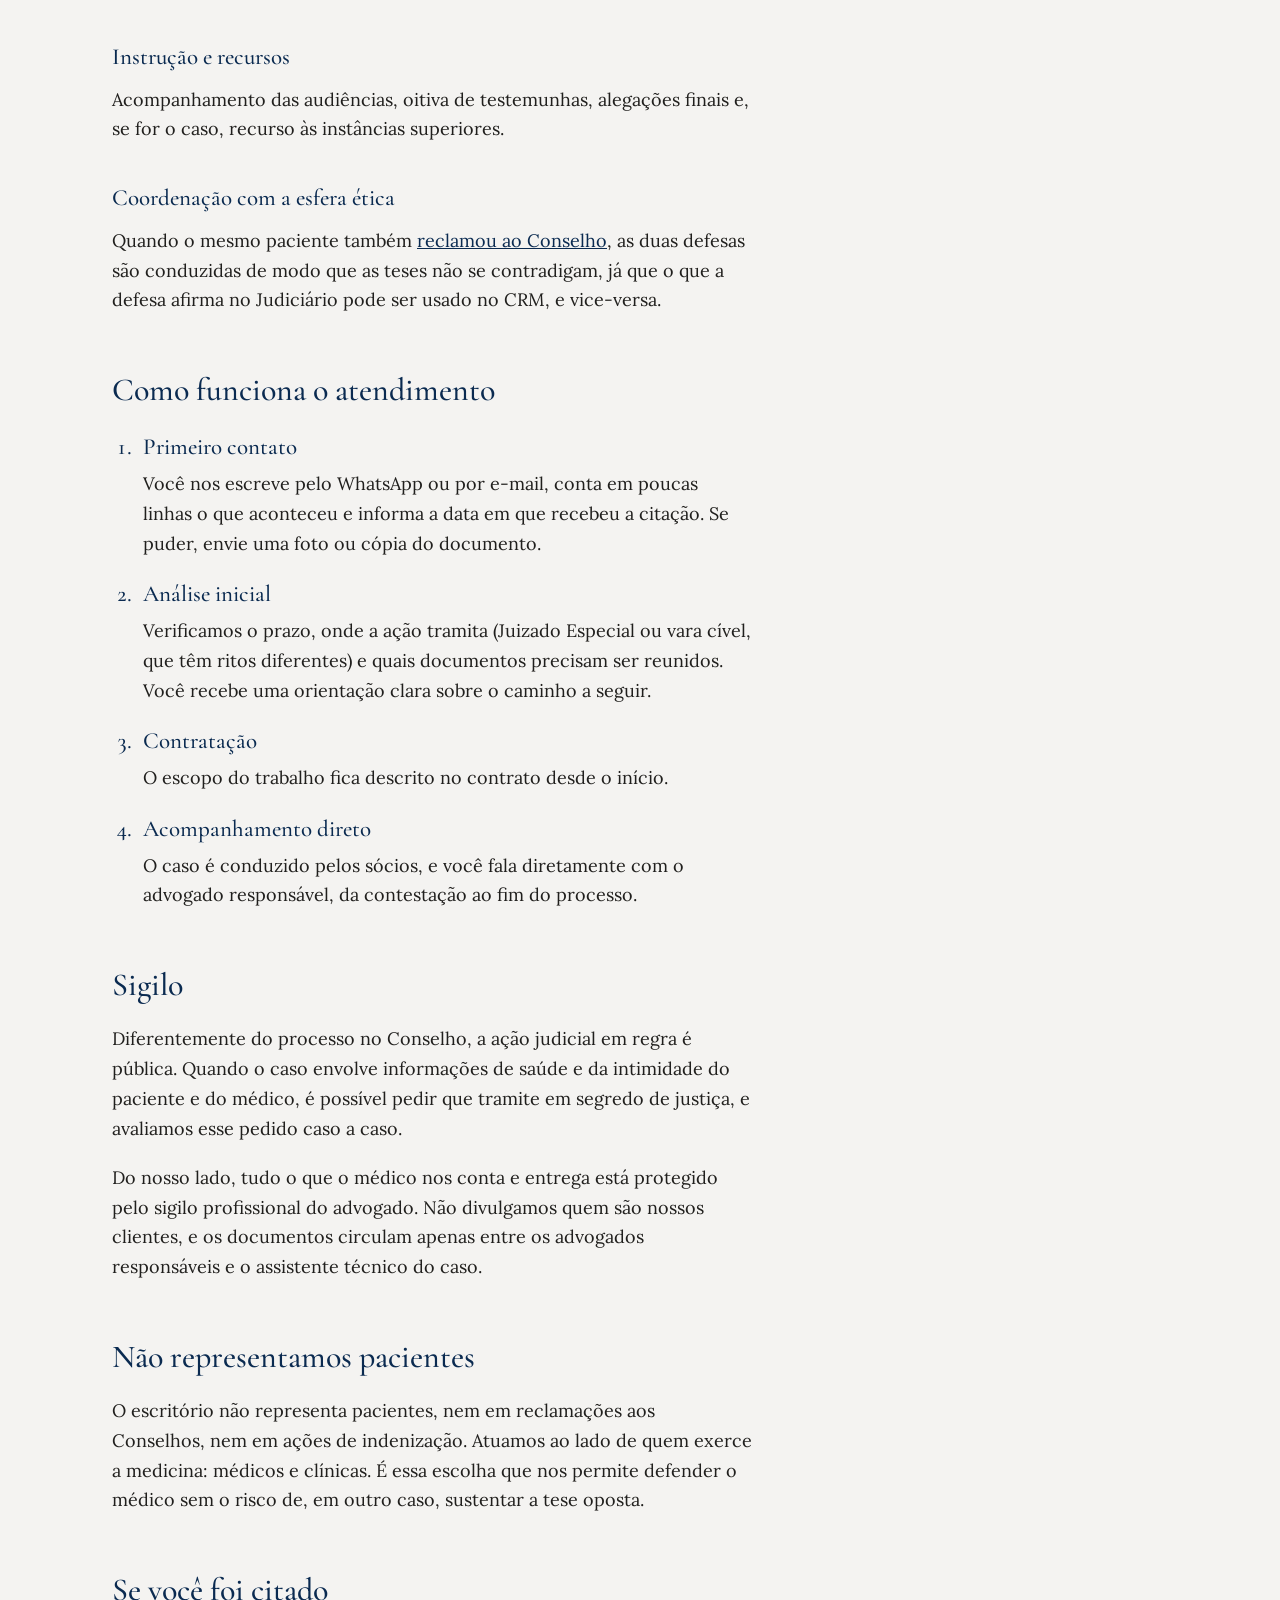
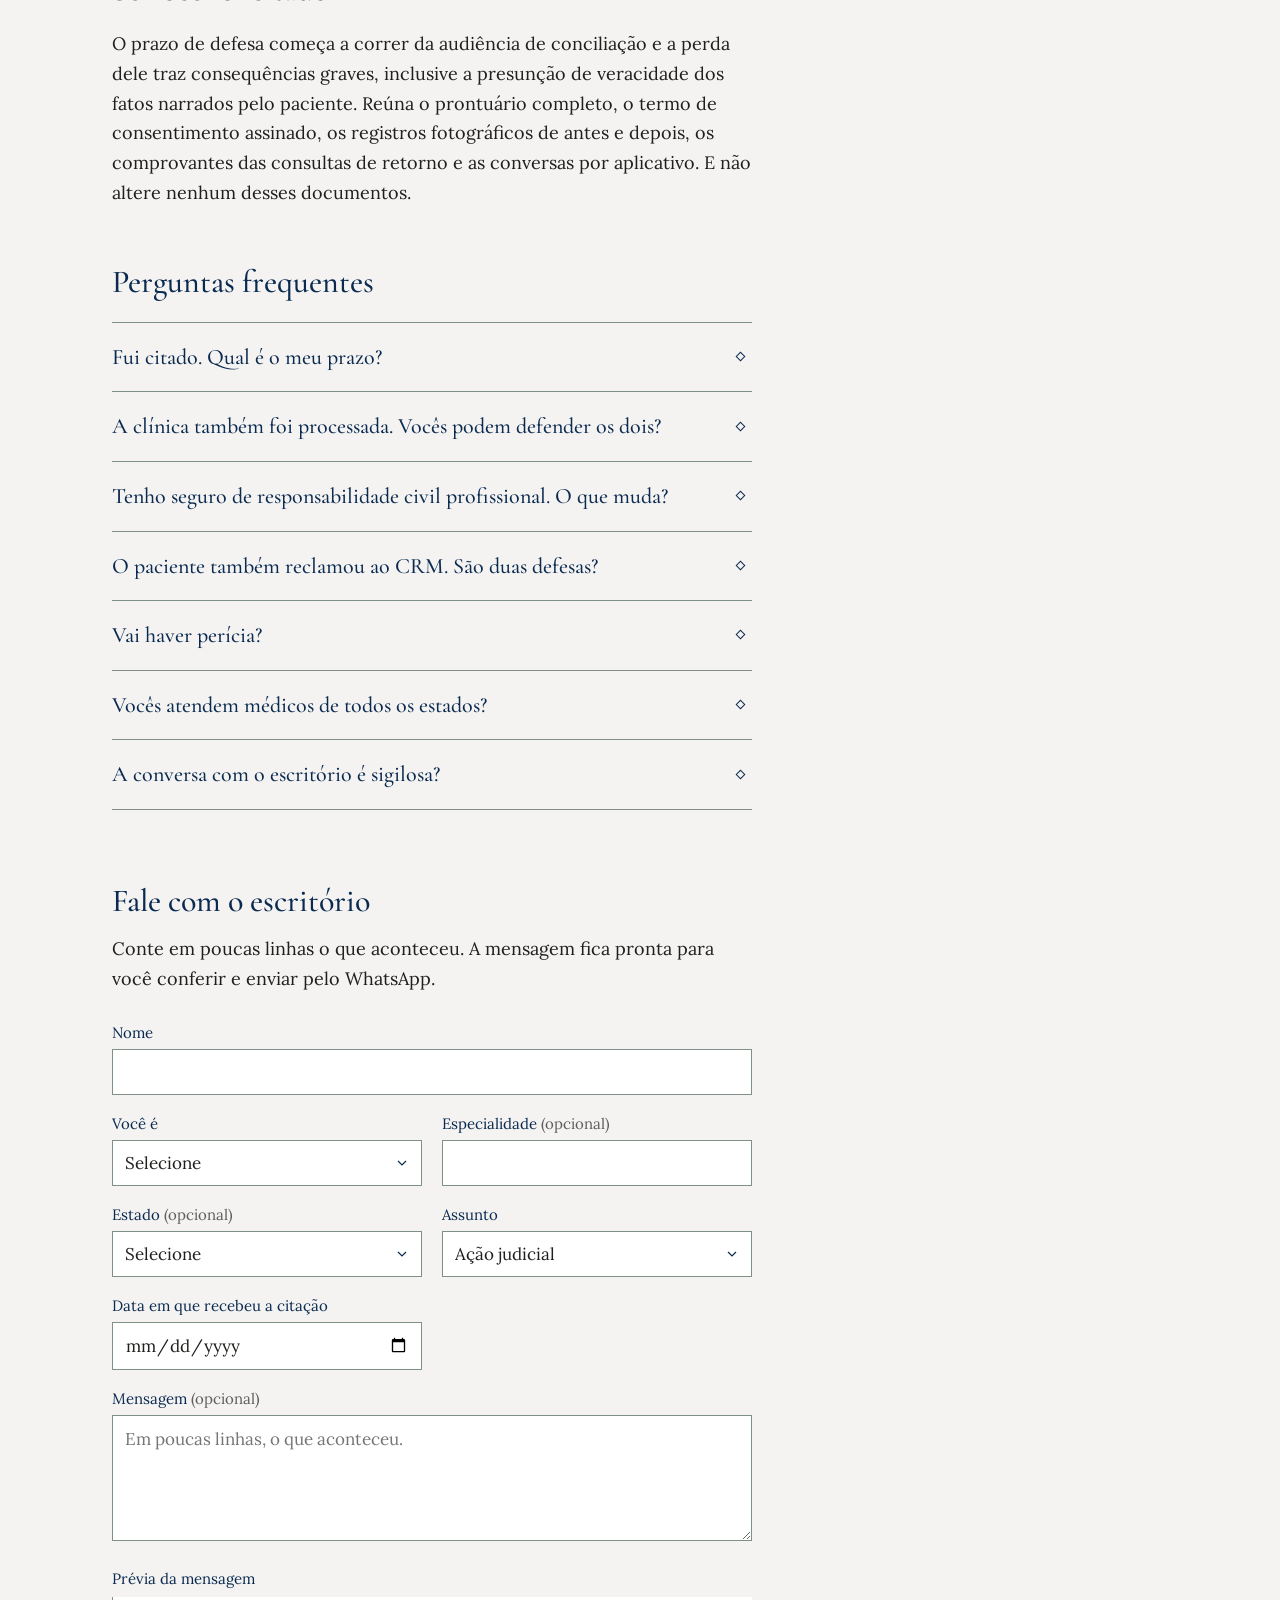
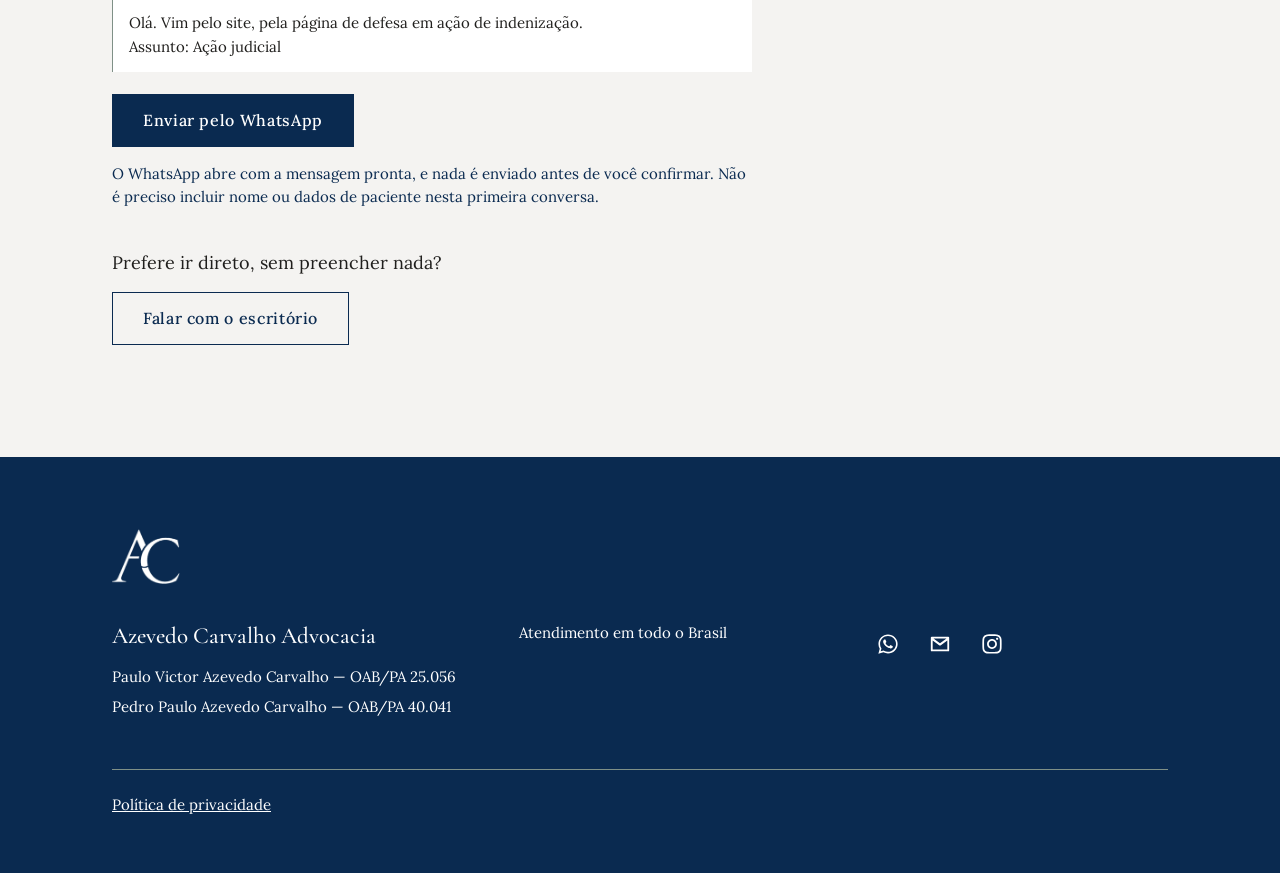
<file: atuacao/responsabilidade-civil-medica/index.html>
<!DOCTYPE html>
<html lang="pt-BR">
<head>
<meta charset="utf-8">
<meta name="viewport" content="width=device-width, initial-scale=1">
<title>Defesa do médico em ação de indenização por erro médico — Azevedo Carvalho Advocacia</title>
<meta name="description" content="Defesa do médico e da clínica em ações de indenização: análise da documentação, contestação, prova pericial, instrução e recursos, coordenada com a esfera ética.">
<link rel="canonical" href="https://azevedocarvalho.adv.br/atuacao/responsabilidade-civil-medica/">
<meta property="og:type" content="website">
<meta property="og:locale" content="pt_BR">
<meta property="og:site_name" content="Azevedo Carvalho Advocacia">
<meta property="og:title" content="Defesa do médico em ação de indenização por erro médico">
<meta property="og:description" content="Defesa do médico e da clínica em ações de indenização: análise da documentação, contestação, prova pericial, instrução e recursos, coordenada com a esfera ética.">
<meta property="og:url" content="https://azevedocarvalho.adv.br/atuacao/responsabilidade-civil-medica/">
<meta property="og:image" content="https://azevedocarvalho.adv.br/imagens/og-azevedo-carvalho.png">
<meta property="og:image:width" content="1200">
<meta property="og:image:height" content="630">
<meta property="og:image:alt" content="Azevedo Carvalho Advocacia">
<meta name="twitter:card" content="summary_large_image">
<link rel="icon" href="../../favicon-32.png" sizes="32x32" type="image/png">
<link rel="icon" href="../../favicon-192.png" sizes="192x192" type="image/png">
<link rel="apple-touch-icon" href="../../apple-touch-icon.png">
<link rel="preconnect" href="https://fonts.googleapis.com">
<link rel="preconnect" href="https://fonts.gstatic.com" crossorigin>
<link href="https://fonts.googleapis.com/css2?family=Cormorant+Garamond:wght@400;500;600&family=Lora:wght@400;500&display=swap" rel="stylesheet">
<link rel="stylesheet" href="../../css/estilo.css?v=2026112402">
</head>
<body>

<a class="pular" href="#principal">Ir para o conteúdo</a>

<header class="cabecalho">
  <div class="cabecalho__area">
    <a class="marca" href="../../">
      <img src="../../imagens/monograma-600.png" alt="Monograma Azevedo Carvalho" width="38">
      <span class="marca__nome">Azevedo Carvalho</span>
    </a>

    <nav class="nav" aria-label="Navegação principal">
      <ul class="nav__lista">
        <li><a href="../../o-escritorio/">O Escritório</a></li>
        <li class="submenu">
          <button class="submenu__gatilho" type="button">Atuação</button>
          <ul class="submenu__painel">
            <li><a href="../processo-etico-disciplinar/">Processo ético-disciplinar</a></li>
            <li><a href="./" aria-current="page">Responsabilidade civil médica</a></li>
            <li><a href="../assessoria-para-clinicas/">Assessoria para clínicas</a></li>
            <li><a href="../auditoria-de-prontuario/">Auditoria de prontuário</a></li>
            <li><a href="../termo-de-consentimento/">Termo de consentimento</a></li>
            <li><a href="../publicidade-medica/">Publicidade médica</a></li>
            <li><a href="../contratos/">Contratos</a></li>
          </ul>
        </li>
        <li><a href="../../artigos/">Artigos</a></li>
        <li><a href="../../contato/">Contato</a></li>
      </ul>
    </nav>

    <a class="botao" href="https://wa.me/5591980936182?text=Ol%C3%A1.%20Vim%20pelo%20site%2C%20pela%20p%C3%A1gina%20de%20defesa%20em%20a%C3%A7%C3%A3o%20de%20indeniza%C3%A7%C3%A3o%2C%20e%20gostaria%20de%20falar%20com%20um%20advogado.">Falar com o escritório</a>

    <button class="abrir-menu" type="button" aria-expanded="false" aria-controls="painel">Menu</button>
  </div>
</header>

<div class="veu" data-aberto="nao"></div>

<div class="painel" id="painel" data-aberto="nao" aria-hidden="true">
  <div class="painel__topo">
    <button class="fechar-menu" type="button">Fechar</button>
  </div>
  <nav aria-label="Navegação do painel">
    <ul class="painel__lista">
      <li><a href="../../o-escritorio/">O Escritório</a></li>
      <li>
        <span class="painel__titulo">Atuação</span>
        <ul class="painel__sub">
          <li><a href="../processo-etico-disciplinar/">Processo ético-disciplinar</a></li>
          <li><a href="./" aria-current="page">Responsabilidade civil médica</a></li>
          <li><a href="../assessoria-para-clinicas/">Assessoria para clínicas</a></li>
          <li><a href="../auditoria-de-prontuario/">Auditoria de prontuário</a></li>
          <li><a href="../termo-de-consentimento/">Termo de consentimento</a></li>
          <li><a href="../publicidade-medica/">Publicidade médica</a></li>
          <li><a href="../contratos/">Contratos</a></li>
        </ul>
      </li>
      <li><a href="../../artigos/">Artigos</a></li>
      <li><a href="../../contato/">Contato</a></li>
    </ul>
  </nav>
  <a class="botao" href="https://wa.me/5591980936182?text=Ol%C3%A1.%20Vim%20pelo%20site%2C%20pela%20p%C3%A1gina%20de%20defesa%20em%20a%C3%A7%C3%A3o%20de%20indeniza%C3%A7%C3%A3o%2C%20e%20gostaria%20de%20falar%20com%20um%20advogado.">Falar com o escritório</a>
</div>

<main id="principal">

  <section class="secao">
    <div class="area">
      <div class="prosa">
        <p class="kicker">Atuação</p>
        <h1>Defesa do médico em ação de indenização por erro médico</h1>
        <p style="margin-top:32px">A citação em uma ação de indenização costuma chegar meses ou anos depois do atendimento, quando a memória do caso já esfriou e a única coisa que resta é o que foi registrado à época. O pedido quase sempre soma dano material, dano moral e, em procedimentos estéticos, dano estético, e o valor pretendido raramente guarda relação com o que foi cobrado pelo procedimento.</p>
        <p>Esses processos têm uma particularidade que costuma surpreender o médico: a relação com o paciente é tratada como relação de consumo, o que permite ao juiz inverter o ônus da prova. Na prática, em vez de o paciente provar que houve falha, passa a caber ao médico demonstrar que agiu corretamente. Some-se a isso o entendimento consolidado de que a cirurgia plástica com finalidade estética é obrigação de resultado, o que estreita bastante o espaço de defesa e desloca a discussão para aquilo que foi informado ao paciente antes do procedimento.</p>

        <h2>Como atuamos</h2>
        <h3>Análise técnica antes da defesa</h3>
        <p>Estudo da inicial, do prontuário, do termo de consentimento, dos registros fotográficos e de toda a comunicação com o paciente, para identificar em que terreno a discussão será travada e o que a documentação sustenta.</p>
        <h3>Contestação</h3>
        <p>Elaboração da defesa, com atenção especial à natureza da obrigação assumida, ao que foi efetivamente informado ao paciente e à delimitação daquilo que era previsível e inerente ao procedimento.</p>
        <h3>Prova pericial</h3>
        <p>É onde a maioria dessas ações se decide. Atuamos na formulação dos quesitos, na indicação de assistente técnico, no acompanhamento da perícia e na impugnação do laudo quando necessário.</p>
        <h3>Assistência técnica</h3>
        <p>Trabalhamos com médicos assistentes técnicos escolhidos conforme a especialidade de cada caso. É o assistente técnico quem acompanha a perícia ao lado do perito nomeado pelo juiz, ajuda a formular os quesitos e aponta, em linguagem técnica, o que o laudo deixou de considerar.</p>
        <h3>Instrução e recursos</h3>
        <p>Acompanhamento das audiências, oitiva de testemunhas, alegações finais e, se for o caso, recurso às instâncias superiores.</p>
        <h3>Coordenação com a esfera ética</h3>
        <p>Quando o mesmo paciente também <a href="/atuacao/processo-etico-disciplinar/">reclamou ao Conselho</a>, as duas defesas são conduzidas de modo que as teses não se contradigam, já que o que a defesa afirma no Judiciário pode ser usado no CRM, e vice-versa.</p>


        <h2>Como funciona o atendimento</h2>
        <ol>
          <li>
            <h3>Primeiro contato</h3>
            <p>Você nos escreve pelo WhatsApp ou por e-mail, conta em poucas linhas o que aconteceu e informa a data em que recebeu a citação. Se puder, envie uma foto ou cópia do documento.</p>
          </li>
          <li>
            <h3>Análise inicial</h3>
            <p>Verificamos o prazo, onde a ação tramita (Juizado Especial ou vara cível, que têm ritos diferentes) e quais documentos precisam ser reunidos. Você recebe uma orientação clara sobre o caminho a seguir.</p>
          </li>
          <li>
            <h3>Contratação</h3>
            <p>O escopo do trabalho fica descrito no contrato desde o início.</p>
          </li>
          <li>
            <h3>Acompanhamento direto</h3>
            <p>O caso é conduzido pelos sócios, e você fala diretamente com o advogado responsável, da contestação ao fim do processo.</p>
          </li>
        </ol>

        <h2>Sigilo</h2>
        <p>Diferentemente do processo no Conselho, a ação judicial em regra é pública. Quando o caso envolve informações de saúde e da intimidade do paciente e do médico, é possível pedir que tramite em segredo de justiça, e avaliamos esse pedido caso a caso.</p>
        <p>Do nosso lado, tudo o que o médico nos conta e entrega está protegido pelo sigilo profissional do advogado. Não divulgamos quem são nossos clientes, e os documentos circulam apenas entre os advogados responsáveis e o assistente técnico do caso.</p>

        <h2>Não representamos pacientes</h2>
        <p>O escritório não representa pacientes, nem em reclamações aos Conselhos, nem em ações de indenização. Atuamos ao lado de quem exerce a medicina: médicos e clínicas. É essa escolha que nos permite defender o médico sem o risco de, em outro caso, sustentar a tese oposta.</p>

        <h2>Se você foi citado</h2>
        <p>O prazo de defesa começa a correr da audiência de conciliação e a perda dele traz consequências graves, inclusive a presunção de veracidade dos fatos narrados pelo paciente. Reúna o prontuário completo, o termo de consentimento assinado, os registros fotográficos de antes e depois, os comprovantes das consultas de retorno e as conversas por aplicativo. E não altere nenhum desses documentos.</p>

        <h2>Perguntas frequentes</h2>
        <div class="perguntas">
          <details name="perguntas">
            <summary>Fui citado. Qual é o meu prazo?</summary>
            <p>Depende de onde a ação tramita. Na Justiça comum, a contestação deve ser apresentada em 15 dias úteis, contados, em regra, da audiência de conciliação. No Juizado Especial, a defesa costuma ser apresentada até a audiência de instrução, conforme a prática de cada Juizado.</p>
            <p>Como o início do prazo varia conforme o andamento do processo, o mais seguro é nos enviar a citação assim que ela chegar.</p>
          </details>
          <details name="perguntas">
            <summary>A clínica também foi processada. Vocês podem defender os dois?</summary>
            <p>Muitas vezes, sim: quando as versões do médico e da clínica coincidem e a defesa de um não depende de atribuir a culpa ao outro.</p>
            <p>Quando os interesses podem se chocar, por exemplo se a clínica pretende sustentar que a falha foi exclusivamente do médico, cada um precisa de defesa própria. Avaliamos isso logo no início, antes de aceitar a representação conjunta.</p>
          </details>
          <details name="perguntas">
            <summary>Tenho seguro de responsabilidade civil profissional. O que muda?</summary>
            <p>Comunique a seguradora assim que receber a citação, porque a apólice normalmente exige aviso rápido. Verificamos com você o que a apólice cobre, como funciona a escolha do advogado e como a defesa se articula com a seguradora.</p>
          </details>
          <details name="perguntas">
            <summary>O paciente também reclamou ao CRM. São duas defesas?</summary>
            <p>São dois procedimentos independentes, cada um com rito e prazos próprios. Mas os fatos são os mesmos, e o que se afirma em um pode ser usado no outro. Por isso conduzimos a <a href="/atuacao/processo-etico-disciplinar/">defesa no Conselho</a> e a defesa judicial de forma coordenada.</p>
          </details>
          <details name="perguntas">
            <summary>Vai haver perícia?</summary>
            <p>Na maioria dos casos, sim. A perícia é feita por um perito nomeado pelo juiz, e as partes podem indicar assistente técnico e apresentar quesitos no prazo de 15 dias contados da intimação da nomeação. É nessa fase que o trabalho do assistente técnico faz mais diferença.</p>
          </details>
          <details name="perguntas">
            <summary>Vocês atendem médicos de todos os estados?</summary>
            <p>Sim. Atendemos médicos em todo o Brasil. O processo judicial é eletrônico, o que permite acompanhar a ação à distância, com participação nas audiências por videoconferência ou presencialmente, quando necessário.</p>
          </details>
          <details name="perguntas">
            <summary>A conversa com o escritório é sigilosa?</summary>
            <p>Sim. Tudo o que você nos relata, desde a primeira mensagem, está protegido pelo sigilo profissional do advogado, mesmo que você não chegue a nos contratar.</p>
          </details>
        </div>
      </div>
      <div class="fale fale--pagina">
        <h2>Fale com o escritório</h2>
        <p>Conte em poucas linhas o que aconteceu. A mensagem fica pronta para você conferir e enviar pelo WhatsApp.</p>
        <form class="form-contato" data-numero="5591980936182" data-origem="pela página de defesa em ação de indenização" novalidate>
          <div class="campos">
            <div class="campo campo--largo">
              <label for="fc-nome">Nome</label>
              <input id="fc-nome" name="nome" type="text" autocomplete="name" required>
            </div>
            <div class="campo">
              <label for="fc-perfil">Você é</label>
              <select id="fc-perfil" name="perfil" required><option value="">Selecione</option><option>Médico(a)</option><option>Clínica</option></select>
            </div>
            <div class="campo">
              <label for="fc-especialidade">Especialidade <span class="opcional">(opcional)</span></label>
              <input id="fc-especialidade" name="especialidade" type="text">
            </div>
            <div class="campo">
              <label for="fc-estado">Estado <span class="opcional">(opcional)</span></label>
              <select id="fc-estado" name="estado"><option value="">Selecione</option><option>AC</option><option>AL</option><option>AP</option><option>AM</option><option>BA</option><option>CE</option><option>DF</option><option>ES</option><option>GO</option><option>MA</option><option>MT</option><option>MS</option><option>MG</option><option>PA</option><option>PB</option><option>PR</option><option>PE</option><option>PI</option><option>RJ</option><option>RN</option><option>RS</option><option>RO</option><option>RR</option><option>SC</option><option>SP</option><option>SE</option><option>TO</option></select>
            </div>
            <div class="campo">
              <label for="fc-assunto">Assunto</label>
              <select id="fc-assunto" name="assunto" required><option value="">Selecione</option><option>Notificação do CRM</option><option selected>Ação judicial</option><option>Documentação e termos de consentimento</option><option>Publicidade médica</option><option>Assessoria para clínica</option><option>Contratos</option><option>Outro</option></select>
            </div>
            <div class="campo campo--data" hidden>
              <label for="fc-data">Data em que recebeu a notificação</label>
              <input id="fc-data" name="data" type="date">
            </div>
            <div class="campo campo--largo">
              <label for="fc-mensagem">Mensagem <span class="opcional">(opcional)</span></label>
              <textarea id="fc-mensagem" name="mensagem" rows="4" maxlength="600" placeholder="Em poucas linhas, o que aconteceu."></textarea>
            </div>
          </div>
          <p class="previa-rotulo">Prévia da mensagem</p>
          <pre class="previa-texto" aria-live="polite"></pre>
          <button class="botao" type="submit">Enviar pelo WhatsApp</button>
          <p class="form-nota">O WhatsApp abre com a mensagem pronta, e nada é enviado antes de você confirmar. Não é preciso incluir nome ou dados de paciente nesta primeira conversa.</p>
        </form>
        <p class="fale-direto">Prefere ir direto, sem preencher nada?</p>
        <a class="botao botao--contorno" href="https://wa.me/5591980936182?text=Ol%C3%A1.%20Vim%20pelo%20site%2C%20pela%20p%C3%A1gina%20de%20defesa%20em%20a%C3%A7%C3%A3o%20de%20indeniza%C3%A7%C3%A3o%2C%20e%20gostaria%20de%20falar%20com%20um%20advogado.">Falar com o escritório</a>
      </div>
    </div>
  </section>

</main>

<footer class="rodape">
  <div class="area">
    <img class="rodape__marca" src="../../imagens/monograma-branco-600.png" alt="" aria-hidden="true" width="68" loading="lazy">
    <div class="rodape__grade">
      <div>
        <p class="rodape__nome">Azevedo Carvalho Advocacia</p>
        <ul>
          <li>Paulo Victor Azevedo Carvalho — OAB/PA 25.056</li>
          <li>Pedro Paulo Azevedo Carvalho — OAB/PA 40.041</li>
        </ul>
      </div>
      <div>
        <p>Atendimento em todo o Brasil</p>
      </div>
      <div>
        <ul class="rodape__icones">
          <li><a href="https://wa.me/5591980936182?text=Ol%C3%A1.%20Vim%20pelo%20site%2C%20pela%20p%C3%A1gina%20de%20defesa%20em%20a%C3%A7%C3%A3o%20de%20indeniza%C3%A7%C3%A3o%2C%20e%20gostaria%20de%20falar%20com%20um%20advogado." aria-label="WhatsApp: (91) 98093-6182"><svg viewBox="0 0 448 512" aria-hidden="true" focusable="false"><path d="M380.9 97.1C339 55.1 283.2 32 223.9 32c-122.4 0-222 99.6-222 222 0 39.1 10.2 77.3 29.6 110.9L0 480l117.7-30.9c32.4 17.7 68.9 27 106.1 27h.1c122.3 0 224.1-99.6 224.1-222 0-59.3-25.2-115-67.1-157zm-157 341.6c-33.2 0-65.7-8.9-94-25.7l-6.7-4-69.8 18.3L72 359.2l-4.4-7c-18.5-29.4-28.2-63.3-28.2-98.2 0-101.7 82.8-184.5 184.6-184.5 49.3 0 95.6 19.2 130.4 54.1 34.8 34.9 56.2 81.2 56.1 130.5 0 101.8-84.9 184.6-186.6 184.6zm101.2-138.2c-5.5-2.8-32.8-16.2-37.9-18-5.1-1.9-8.8-2.8-12.5 2.8-3.7 5.6-14.3 18-17.6 21.8-3.2 3.7-6.5 4.2-12 1.4-32.6-16.3-54-29.1-75.5-66-5.7-9.8 5.7-9.1 16.3-30.3 1.8-3.7.9-6.9-.5-9.7-1.4-2.8-12.5-30.1-17.1-41.2-4.5-10.8-9.1-9.3-12.5-9.5-3.2-.2-6.9-.2-10.6-.2-3.7 0-9.7 1.4-14.8 6.9-5.1 5.6-19.4 19-19.4 46.3 0 27.3 19.9 53.7 22.6 57.4 2.8 3.7 39.1 59.7 94.8 83.8 35.2 15.2 49 16.5 66.6 13.9 10.7-1.6 32.8-13.4 37.4-26.4 4.6-13 4.6-24.1 3.2-26.4-1.3-2.5-5-3.9-10.5-6.6z"/></svg></a></li>
          <li><a href="mailto:contato@azevedocarvalho.adv.br" aria-label="E-mail: contato@azevedocarvalho.adv.br"><svg viewBox="0 0 24 24" aria-hidden="true" focusable="false"><path d="M3 4h18a1 1 0 0 1 1 1v14a1 1 0 0 1-1 1H3a1 1 0 0 1-1-1V5a1 1 0 0 1 1-1zm16.1 2H4.9L12 11.1 19.1 6zM20 8.2l-7.4 5.3a1 1 0 0 1-1.2 0L4 8.2V18h16V8.2z"/></svg></a></li>
          <li><a href="https://www.instagram.com/azevedocarvalhoadv" aria-label="Instagram: @azevedocarvalhoadv"><svg viewBox="0 0 448 512" aria-hidden="true" focusable="false"><path d="M224.1 141c-63.6 0-114.9 51.3-114.9 114.9s51.3 114.9 114.9 114.9S339 319.5 339 255.9 287.7 141 224.1 141zm0 189.6c-41.1 0-74.7-33.5-74.7-74.7s33.5-74.7 74.7-74.7 74.7 33.5 74.7 74.7-33.6 74.7-74.7 74.7zm146.4-194.3c0 14.9-12 26.8-26.8 26.8-14.9 0-26.8-12-26.8-26.8s12-26.8 26.8-26.8 26.8 12 26.8 26.8zm76.1 27.2c-1.7-35.9-9.9-67.7-36.2-93.9-26.2-26.2-58-34.4-93.9-36.2-37-2.1-147.9-2.1-184.9 0-35.8 1.7-67.6 9.9-93.9 36.1s-34.4 58-36.2 93.9c-2.1 37-2.1 147.9 0 184.9 1.7 35.9 9.9 67.7 36.2 93.9s58 34.4 93.9 36.2c37 2.1 147.9 2.1 184.9 0 35.9-1.7 67.7-9.9 93.9-36.2 26.2-26.2 34.4-58 36.2-93.9 2.1-37 2.1-147.8 0-184.8zM398.8 388c-7.8 19.6-22.9 34.7-42.6 42.6-29.5 11.7-99.5 9-132.1 9s-102.7 2.6-132.1-9c-19.6-7.8-34.7-22.9-42.6-42.6-11.7-29.5-9-99.5-9-132.1s-2.6-102.7 9-132.1c7.8-19.6 22.9-34.7 42.6-42.6 29.5-11.7 99.5-9 132.1-9s102.7-2.6 132.1 9c19.6 7.8 34.7 22.9 42.6 42.6 11.7 29.5 9 99.5 9 132.1s2.7 102.7-9 132.1z"/></svg></a></li>
        </ul>
      </div>
    </div>
    <div class="rodape__base">
      <a href="../../politica-de-privacidade/">Política de privacidade</a>
    </div>
  </div>
</footer>

<a class="zap-fixo" href="https://wa.me/5591980936182?text=Ol%C3%A1.%20Vim%20pelo%20site%2C%20pela%20p%C3%A1gina%20de%20defesa%20em%20a%C3%A7%C3%A3o%20de%20indeniza%C3%A7%C3%A3o%2C%20e%20gostaria%20de%20falar%20com%20um%20advogado." aria-label="Falar com o escritório" title="Falar com o escritório">
  <svg viewBox="0 0 448 512" aria-hidden="true" focusable="false"><path d="M380.9 97.1C339 55.1 283.2 32 223.9 32c-122.4 0-222 99.6-222 222 0 39.1 10.2 77.3 29.6 110.9L0 480l117.7-30.9c32.4 17.7 68.9 27 106.1 27h.1c122.3 0 224.1-99.6 224.1-222 0-59.3-25.2-115-67.1-157zm-157 341.6c-33.2 0-65.7-8.9-94-25.7l-6.7-4-69.8 18.3L72 359.2l-4.4-7c-18.5-29.4-28.2-63.3-28.2-98.2 0-101.7 82.8-184.5 184.6-184.5 49.3 0 95.6 19.2 130.4 54.1 34.8 34.9 56.2 81.2 56.1 130.5 0 101.8-84.9 184.6-186.6 184.6zm101.2-138.2c-5.5-2.8-32.8-16.2-37.9-18-5.1-1.9-8.8-2.8-12.5 2.8-3.7 5.6-14.3 18-17.6 21.8-3.2 3.7-6.5 4.2-12 1.4-32.6-16.3-54-29.1-75.5-66-5.7-9.8 5.7-9.1 16.3-30.3 1.8-3.7.9-6.9-.5-9.7-1.4-2.8-12.5-30.1-17.1-41.2-4.5-10.8-9.1-9.3-12.5-9.5-3.2-.2-6.9-.2-10.6-.2-3.7 0-9.7 1.4-14.8 6.9-5.1 5.6-19.4 19-19.4 46.3 0 27.3 19.9 53.7 22.6 57.4 2.8 3.7 39.1 59.7 94.8 83.8 35.2 15.2 49 16.5 66.6 13.9 10.7-1.6 32.8-13.4 37.4-26.4 4.6-13 4.6-24.1 3.2-26.4-1.3-2.5-5-3.9-10.5-6.6z"/></svg>
</a>

<script type="application/ld+json">
{
  "@context": "https://schema.org",
  "@graph": [
    {
      "@type": "LegalService",
      "@id": "https://azevedocarvalho.adv.br/#escritorio",
      "name": "Azevedo Carvalho Advocacia",
      "url": "https://azevedocarvalho.adv.br/",
      "logo": "https://azevedocarvalho.adv.br/imagens/monograma-600.png",
      "image": "https://azevedocarvalho.adv.br/imagens/og-azevedo-carvalho.png",
      "description": "Defesa em processos éticos e judiciais, revisão da documentação clínica e consultoria preventiva para médicos e clínicas.",
      "telephone": "+55-91-98093-6182",
      "email": "contato@azevedocarvalho.adv.br",
      "address": {
        "@type": "PostalAddress",
        "addressLocality": "Belém",
        "addressRegion": "PA",
        "addressCountry": "BR"
      },
      "areaServed": {
        "@type": "Country",
        "name": "Brasil"
      },
      "knowsAbout": [
        "Direito médico",
        "Sindicância no Conselho Regional de Medicina",
        "Processo ético-profissional",
        "Responsabilidade civil médica",
        "Prontuário médico",
        "Termo de consentimento informado",
        "Publicidade médica"
      ],
      "founder": [
        {
          "@id": "https://azevedocarvalho.adv.br/#paulo-victor"
        },
        {
          "@id": "https://azevedocarvalho.adv.br/#pedro-paulo"
        }
      ],
      "sameAs": [
        "https://www.instagram.com/azevedocarvalhoadv"
      ]
    },
    {
      "@type": "WebPage",
      "@id": "https://azevedocarvalho.adv.br/atuacao/responsabilidade-civil-medica/#pagina",
      "url": "https://azevedocarvalho.adv.br/atuacao/responsabilidade-civil-medica/",
      "name": "Defesa do médico em ação de indenização por erro médico — Azevedo Carvalho Advocacia",
      "description": "Defesa do médico e da clínica em ações de indenização: análise da documentação, contestação, prova pericial, instrução e recursos, coordenada com a esfera ética.",
      "inLanguage": "pt-BR",
      "isPartOf": {
        "@id": "https://azevedocarvalho.adv.br/#site"
      },
      "publisher": {
        "@id": "https://azevedocarvalho.adv.br/#escritorio"
      },
      "about": {
        "@id": "https://azevedocarvalho.adv.br/atuacao/responsabilidade-civil-medica/#servico"
      },
      "breadcrumb": {
        "@type": "BreadcrumbList",
        "itemListElement": [
          {
            "@type": "ListItem",
            "position": 1,
            "name": "Início",
            "item": "https://azevedocarvalho.adv.br/"
          },
          {
            "@type": "ListItem",
            "position": 2,
            "name": "Defesa do médico em ação de indenização por erro médico",
            "item": "https://azevedocarvalho.adv.br/atuacao/responsabilidade-civil-medica/"
          }
        ]
      }
    },
    {
      "@type": "Service",
      "@id": "https://azevedocarvalho.adv.br/atuacao/responsabilidade-civil-medica/#servico",
      "name": "Defesa do médico em ação de indenização por erro médico",
      "serviceType": "Defesa do médico em ação de indenização por erro médico",
      "description": "Defesa do médico e da clínica em ações de indenização: análise da documentação, contestação, prova pericial, instrução e recursos, coordenada com a esfera ética.",
      "url": "https://azevedocarvalho.adv.br/atuacao/responsabilidade-civil-medica/",
      "provider": {
        "@id": "https://azevedocarvalho.adv.br/#escritorio"
      },
      "areaServed": {
        "@type": "Country",
        "name": "Brasil"
      },
      "audience": {
        "@type": "Audience",
        "audienceType": "Médicos e clínicas"
      }
    },
    {
      "@type": "FAQPage",
      "@id": "https://azevedocarvalho.adv.br/atuacao/responsabilidade-civil-medica/#perguntas",
      "isPartOf": {
        "@id": "https://azevedocarvalho.adv.br/atuacao/responsabilidade-civil-medica/#pagina"
      },
      "mainEntity": [
        {
          "@type": "Question",
          "name": "Fui citado. Qual é o meu prazo?",
          "acceptedAnswer": {
            "@type": "Answer",
            "text": "Depende de onde a ação tramita. Na Justiça comum, a contestação deve ser apresentada em 15 dias úteis, contados, em regra, da audiência de conciliação. No Juizado Especial, a defesa costuma ser apresentada até a audiência de instrução, conforme a prática de cada Juizado. Como o início do prazo varia conforme o andamento do processo, o mais seguro é nos enviar a citação assim que ela chegar."
          }
        },
        {
          "@type": "Question",
          "name": "A clínica também foi processada. Vocês podem defender os dois?",
          "acceptedAnswer": {
            "@type": "Answer",
            "text": "Muitas vezes, sim: quando as versões do médico e da clínica coincidem e a defesa de um não depende de atribuir a culpa ao outro. Quando os interesses podem se chocar, por exemplo se a clínica pretende sustentar que a falha foi exclusivamente do médico, cada um precisa de defesa própria. Avaliamos isso logo no início, antes de aceitar a representação conjunta."
          }
        },
        {
          "@type": "Question",
          "name": "Tenho seguro de responsabilidade civil profissional. O que muda?",
          "acceptedAnswer": {
            "@type": "Answer",
            "text": "Comunique a seguradora assim que receber a citação, porque a apólice normalmente exige aviso rápido. Verificamos com você o que a apólice cobre, como funciona a escolha do advogado e como a defesa se articula com a seguradora."
          }
        },
        {
          "@type": "Question",
          "name": "O paciente também reclamou ao CRM. São duas defesas?",
          "acceptedAnswer": {
            "@type": "Answer",
            "text": "São dois procedimentos independentes, cada um com rito e prazos próprios. Mas os fatos são os mesmos, e o que se afirma em um pode ser usado no outro. Por isso conduzimos a defesa no Conselho e a defesa judicial de forma coordenada."
          }
        },
        {
          "@type": "Question",
          "name": "Vai haver perícia?",
          "acceptedAnswer": {
            "@type": "Answer",
            "text": "Na maioria dos casos, sim. A perícia é feita por um perito nomeado pelo juiz, e as partes podem indicar assistente técnico e apresentar quesitos no prazo de 15 dias contados da intimação da nomeação. É nessa fase que o trabalho do assistente técnico faz mais diferença."
          }
        },
        {
          "@type": "Question",
          "name": "Vocês atendem médicos de todos os estados?",
          "acceptedAnswer": {
            "@type": "Answer",
            "text": "Sim. Atendemos médicos em todo o Brasil. O processo judicial é eletrônico, o que permite acompanhar a ação à distância, com participação nas audiências por videoconferência ou presencialmente, quando necessário."
          }
        },
        {
          "@type": "Question",
          "name": "A conversa com o escritório é sigilosa?",
          "acceptedAnswer": {
            "@type": "Answer",
            "text": "Sim. Tudo o que você nos relata, desde a primeira mensagem, está protegido pelo sigilo profissional do advogado, mesmo que você não chegue a nos contratar."
          }
        }
      ]
    }
  ]
}
</script>

<script src="../../js/menu.js?v=2026112402"></script>

<script src="../../js/formulario.js?v=2026112402"></script>

</body>
</html>
</file>
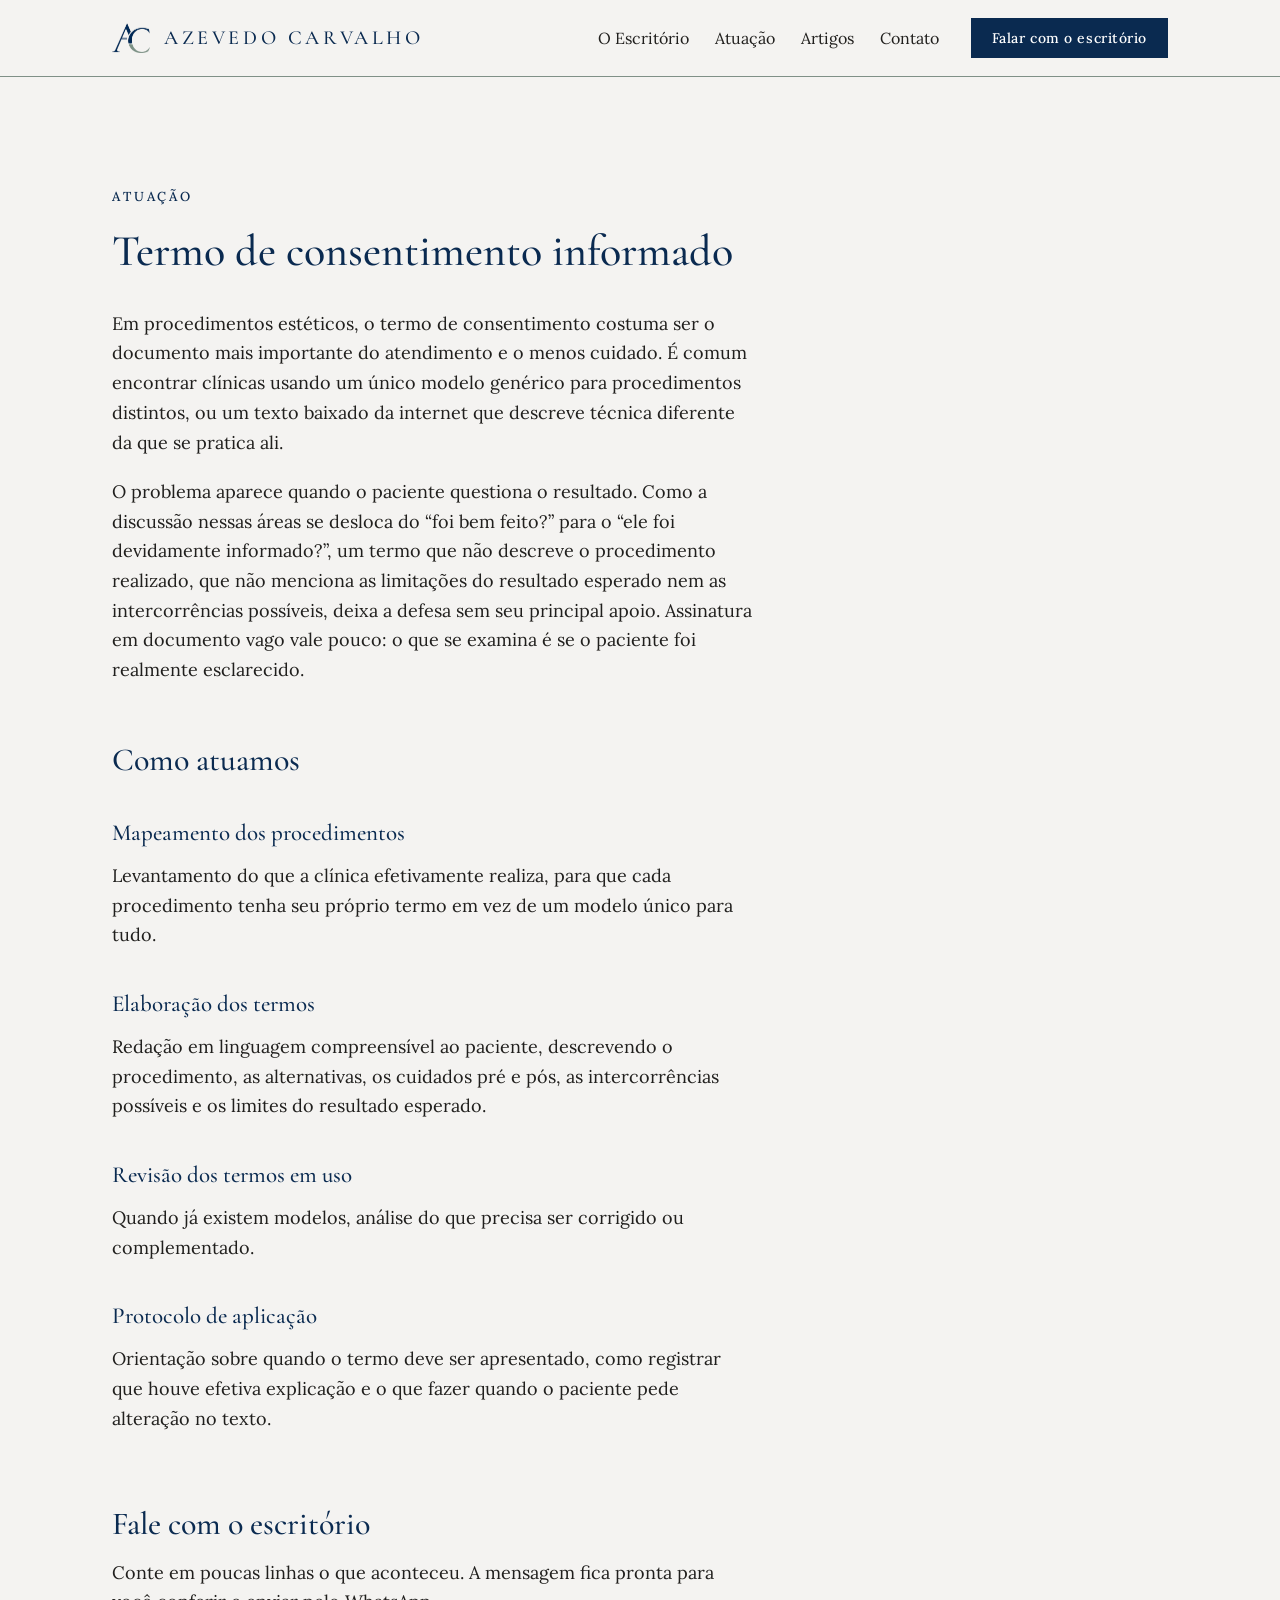
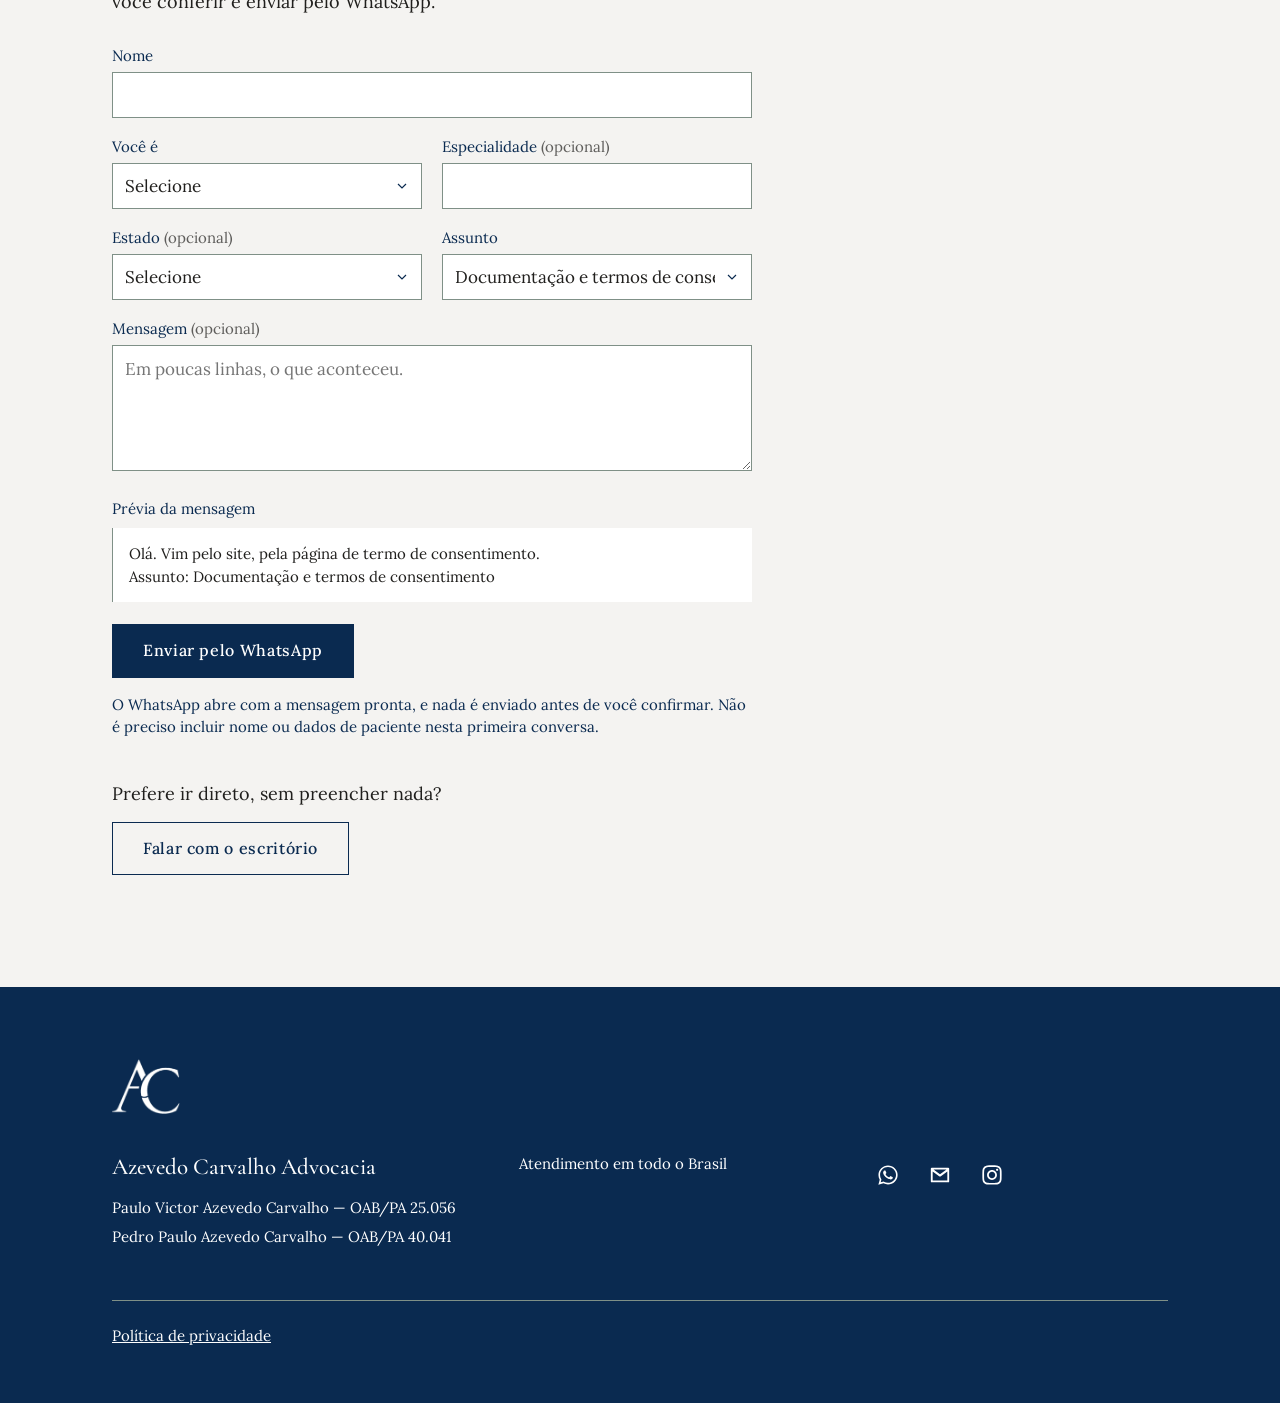
<file: atuacao/termo-de-consentimento/index.html>
<!DOCTYPE html>
<html lang="pt-BR">
<head>
<meta charset="utf-8">
<meta name="viewport" content="width=device-width, initial-scale=1">
<title>Termo de consentimento informado — Azevedo Carvalho Advocacia</title>
<meta name="description" content="Elaboração e revisão dos termos de consentimento utilizados na clínica, adequados aos procedimentos efetivamente realizados, com protocolo de aplicação.">
<link rel="canonical" href="https://azevedocarvalho.adv.br/atuacao/termo-de-consentimento/">
<meta property="og:type" content="website">
<meta property="og:locale" content="pt_BR">
<meta property="og:site_name" content="Azevedo Carvalho Advocacia">
<meta property="og:title" content="Termo de consentimento informado">
<meta property="og:description" content="Elaboração e revisão dos termos de consentimento utilizados na clínica, adequados aos procedimentos efetivamente realizados, com protocolo de aplicação.">
<meta property="og:url" content="https://azevedocarvalho.adv.br/atuacao/termo-de-consentimento/">
<meta property="og:image" content="https://azevedocarvalho.adv.br/imagens/og-azevedo-carvalho.png">
<meta property="og:image:width" content="1200">
<meta property="og:image:height" content="630">
<meta property="og:image:alt" content="Azevedo Carvalho Advocacia">
<meta name="twitter:card" content="summary_large_image">
<link rel="icon" href="../../favicon-32.png" sizes="32x32" type="image/png">
<link rel="icon" href="../../favicon-192.png" sizes="192x192" type="image/png">
<link rel="apple-touch-icon" href="../../apple-touch-icon.png">
<link rel="preconnect" href="https://fonts.googleapis.com">
<link rel="preconnect" href="https://fonts.gstatic.com" crossorigin>
<link href="https://fonts.googleapis.com/css2?family=Cormorant+Garamond:wght@400;500;600&family=Lora:wght@400;500&display=swap" rel="stylesheet">
<link rel="stylesheet" href="../../css/estilo.css?v=2026112402">
</head>
<body>

<a class="pular" href="#principal">Ir para o conteúdo</a>

<header class="cabecalho">
  <div class="cabecalho__area">
    <a class="marca" href="../../">
      <img src="../../imagens/monograma-600.png" alt="Monograma Azevedo Carvalho" width="38">
      <span class="marca__nome">Azevedo Carvalho</span>
    </a>

    <nav class="nav" aria-label="Navegação principal">
      <ul class="nav__lista">
        <li><a href="../../o-escritorio/">O Escritório</a></li>
        <li class="submenu">
          <button class="submenu__gatilho" type="button">Atuação</button>
          <ul class="submenu__painel">
            <li><a href="../processo-etico-disciplinar/">Processo ético-disciplinar</a></li>
            <li><a href="../responsabilidade-civil-medica/">Responsabilidade civil médica</a></li>
            <li><a href="../assessoria-para-clinicas/">Assessoria para clínicas</a></li>
            <li><a href="../auditoria-de-prontuario/">Auditoria de prontuário</a></li>
            <li><a href="./" aria-current="page">Termo de consentimento</a></li>
            <li><a href="../publicidade-medica/">Publicidade médica</a></li>
            <li><a href="../contratos/">Contratos</a></li>
          </ul>
        </li>
        <li><a href="../../artigos/">Artigos</a></li>
        <li><a href="../../contato/">Contato</a></li>
      </ul>
    </nav>

    <a class="botao" href="https://wa.me/5591980936182?text=Ol%C3%A1.%20Vim%20pelo%20site%2C%20pela%20p%C3%A1gina%20de%20termo%20de%20consentimento%2C%20e%20gostaria%20de%20falar%20com%20um%20advogado.">Falar com o escritório</a>

    <button class="abrir-menu" type="button" aria-expanded="false" aria-controls="painel">Menu</button>
  </div>
</header>

<div class="veu" data-aberto="nao"></div>

<div class="painel" id="painel" data-aberto="nao" aria-hidden="true">
  <div class="painel__topo">
    <button class="fechar-menu" type="button">Fechar</button>
  </div>
  <nav aria-label="Navegação do painel">
    <ul class="painel__lista">
      <li><a href="../../o-escritorio/">O Escritório</a></li>
      <li>
        <span class="painel__titulo">Atuação</span>
        <ul class="painel__sub">
          <li><a href="../processo-etico-disciplinar/">Processo ético-disciplinar</a></li>
          <li><a href="../responsabilidade-civil-medica/">Responsabilidade civil médica</a></li>
          <li><a href="../assessoria-para-clinicas/">Assessoria para clínicas</a></li>
          <li><a href="../auditoria-de-prontuario/">Auditoria de prontuário</a></li>
          <li><a href="./" aria-current="page">Termo de consentimento</a></li>
          <li><a href="../publicidade-medica/">Publicidade médica</a></li>
          <li><a href="../contratos/">Contratos</a></li>
        </ul>
      </li>
      <li><a href="../../artigos/">Artigos</a></li>
      <li><a href="../../contato/">Contato</a></li>
    </ul>
  </nav>
  <a class="botao" href="https://wa.me/5591980936182?text=Ol%C3%A1.%20Vim%20pelo%20site%2C%20pela%20p%C3%A1gina%20de%20termo%20de%20consentimento%2C%20e%20gostaria%20de%20falar%20com%20um%20advogado.">Falar com o escritório</a>
</div>

<main id="principal">

  <section class="secao">
    <div class="area">
      <div class="prosa">
        <p class="kicker">Atuação</p>
        <h1>Termo de consentimento informado</h1>
        <p style="margin-top:32px">Em procedimentos estéticos, o termo de consentimento costuma ser o documento mais importante do atendimento e o menos cuidado. É comum encontrar clínicas usando um único modelo genérico para procedimentos distintos, ou um texto baixado da internet que descreve técnica diferente da que se pratica ali.</p>
        <p>O problema aparece quando o paciente questiona o resultado. Como a discussão nessas áreas se desloca do “foi bem feito?” para o “ele foi devidamente informado?”, um termo que não descreve o procedimento realizado, que não menciona as limitações do resultado esperado nem as intercorrências possíveis, deixa a defesa sem seu principal apoio. Assinatura em documento vago vale pouco: o que se examina é se o paciente foi realmente esclarecido.</p>

        <h2>Como atuamos</h2>
        <h3>Mapeamento dos procedimentos</h3>
        <p>Levantamento do que a clínica efetivamente realiza, para que cada procedimento tenha seu próprio termo em vez de um modelo único para tudo.</p>
        <h3>Elaboração dos termos</h3>
        <p>Redação em linguagem compreensível ao paciente, descrevendo o procedimento, as alternativas, os cuidados pré e pós, as intercorrências possíveis e os limites do resultado esperado.</p>
        <h3>Revisão dos termos em uso</h3>
        <p>Quando já existem modelos, análise do que precisa ser corrigido ou complementado.</p>
        <h3>Protocolo de aplicação</h3>
        <p>Orientação sobre quando o termo deve ser apresentado, como registrar que houve efetiva explicação e o que fazer quando o paciente pede alteração no texto.</p>
      </div>
      <div class="fale fale--pagina">
        <h2>Fale com o escritório</h2>
        <p>Conte em poucas linhas o que aconteceu. A mensagem fica pronta para você conferir e enviar pelo WhatsApp.</p>
        <form class="form-contato" data-numero="5591980936182" data-origem="pela página de termo de consentimento" novalidate>
          <div class="campos">
            <div class="campo campo--largo">
              <label for="fc-nome">Nome</label>
              <input id="fc-nome" name="nome" type="text" autocomplete="name" required>
            </div>
            <div class="campo">
              <label for="fc-perfil">Você é</label>
              <select id="fc-perfil" name="perfil" required><option value="">Selecione</option><option>Médico(a)</option><option>Clínica</option></select>
            </div>
            <div class="campo">
              <label for="fc-especialidade">Especialidade <span class="opcional">(opcional)</span></label>
              <input id="fc-especialidade" name="especialidade" type="text">
            </div>
            <div class="campo">
              <label for="fc-estado">Estado <span class="opcional">(opcional)</span></label>
              <select id="fc-estado" name="estado"><option value="">Selecione</option><option>AC</option><option>AL</option><option>AP</option><option>AM</option><option>BA</option><option>CE</option><option>DF</option><option>ES</option><option>GO</option><option>MA</option><option>MT</option><option>MS</option><option>MG</option><option>PA</option><option>PB</option><option>PR</option><option>PE</option><option>PI</option><option>RJ</option><option>RN</option><option>RS</option><option>RO</option><option>RR</option><option>SC</option><option>SP</option><option>SE</option><option>TO</option></select>
            </div>
            <div class="campo">
              <label for="fc-assunto">Assunto</label>
              <select id="fc-assunto" name="assunto" required><option value="">Selecione</option><option>Notificação do CRM</option><option>Ação judicial</option><option selected>Documentação e termos de consentimento</option><option>Publicidade médica</option><option>Assessoria para clínica</option><option>Contratos</option><option>Outro</option></select>
            </div>
            <div class="campo campo--data" hidden>
              <label for="fc-data">Data em que recebeu a notificação</label>
              <input id="fc-data" name="data" type="date">
            </div>
            <div class="campo campo--largo">
              <label for="fc-mensagem">Mensagem <span class="opcional">(opcional)</span></label>
              <textarea id="fc-mensagem" name="mensagem" rows="4" maxlength="600" placeholder="Em poucas linhas, o que aconteceu."></textarea>
            </div>
          </div>
          <p class="previa-rotulo">Prévia da mensagem</p>
          <pre class="previa-texto" aria-live="polite"></pre>
          <button class="botao" type="submit">Enviar pelo WhatsApp</button>
          <p class="form-nota">O WhatsApp abre com a mensagem pronta, e nada é enviado antes de você confirmar. Não é preciso incluir nome ou dados de paciente nesta primeira conversa.</p>
        </form>
        <p class="fale-direto">Prefere ir direto, sem preencher nada?</p>
        <a class="botao botao--contorno" href="https://wa.me/5591980936182?text=Ol%C3%A1.%20Vim%20pelo%20site%2C%20pela%20p%C3%A1gina%20de%20termo%20de%20consentimento%2C%20e%20gostaria%20de%20falar%20com%20um%20advogado.">Falar com o escritório</a>
      </div>
    </div>
  </section>

</main>

<footer class="rodape">
  <div class="area">
    <img class="rodape__marca" src="../../imagens/monograma-branco-600.png" alt="" aria-hidden="true" width="68" loading="lazy">
    <div class="rodape__grade">
      <div>
        <p class="rodape__nome">Azevedo Carvalho Advocacia</p>
        <ul>
          <li>Paulo Victor Azevedo Carvalho — OAB/PA 25.056</li>
          <li>Pedro Paulo Azevedo Carvalho — OAB/PA 40.041</li>
        </ul>
      </div>
      <div>
        <p>Atendimento em todo o Brasil</p>
      </div>
      <div>
        <ul class="rodape__icones">
          <li><a href="https://wa.me/5591980936182?text=Ol%C3%A1.%20Vim%20pelo%20site%2C%20pela%20p%C3%A1gina%20de%20termo%20de%20consentimento%2C%20e%20gostaria%20de%20falar%20com%20um%20advogado." aria-label="WhatsApp: (91) 98093-6182"><svg viewBox="0 0 448 512" aria-hidden="true" focusable="false"><path d="M380.9 97.1C339 55.1 283.2 32 223.9 32c-122.4 0-222 99.6-222 222 0 39.1 10.2 77.3 29.6 110.9L0 480l117.7-30.9c32.4 17.7 68.9 27 106.1 27h.1c122.3 0 224.1-99.6 224.1-222 0-59.3-25.2-115-67.1-157zm-157 341.6c-33.2 0-65.7-8.9-94-25.7l-6.7-4-69.8 18.3L72 359.2l-4.4-7c-18.5-29.4-28.2-63.3-28.2-98.2 0-101.7 82.8-184.5 184.6-184.5 49.3 0 95.6 19.2 130.4 54.1 34.8 34.9 56.2 81.2 56.1 130.5 0 101.8-84.9 184.6-186.6 184.6zm101.2-138.2c-5.5-2.8-32.8-16.2-37.9-18-5.1-1.9-8.8-2.8-12.5 2.8-3.7 5.6-14.3 18-17.6 21.8-3.2 3.7-6.5 4.2-12 1.4-32.6-16.3-54-29.1-75.5-66-5.7-9.8 5.7-9.1 16.3-30.3 1.8-3.7.9-6.9-.5-9.7-1.4-2.8-12.5-30.1-17.1-41.2-4.5-10.8-9.1-9.3-12.5-9.5-3.2-.2-6.9-.2-10.6-.2-3.7 0-9.7 1.4-14.8 6.9-5.1 5.6-19.4 19-19.4 46.3 0 27.3 19.9 53.7 22.6 57.4 2.8 3.7 39.1 59.7 94.8 83.8 35.2 15.2 49 16.5 66.6 13.9 10.7-1.6 32.8-13.4 37.4-26.4 4.6-13 4.6-24.1 3.2-26.4-1.3-2.5-5-3.9-10.5-6.6z"/></svg></a></li>
          <li><a href="mailto:contato@azevedocarvalho.adv.br" aria-label="E-mail: contato@azevedocarvalho.adv.br"><svg viewBox="0 0 24 24" aria-hidden="true" focusable="false"><path d="M3 4h18a1 1 0 0 1 1 1v14a1 1 0 0 1-1 1H3a1 1 0 0 1-1-1V5a1 1 0 0 1 1-1zm16.1 2H4.9L12 11.1 19.1 6zM20 8.2l-7.4 5.3a1 1 0 0 1-1.2 0L4 8.2V18h16V8.2z"/></svg></a></li>
          <li><a href="https://www.instagram.com/azevedocarvalhoadv" aria-label="Instagram: @azevedocarvalhoadv"><svg viewBox="0 0 448 512" aria-hidden="true" focusable="false"><path d="M224.1 141c-63.6 0-114.9 51.3-114.9 114.9s51.3 114.9 114.9 114.9S339 319.5 339 255.9 287.7 141 224.1 141zm0 189.6c-41.1 0-74.7-33.5-74.7-74.7s33.5-74.7 74.7-74.7 74.7 33.5 74.7 74.7-33.6 74.7-74.7 74.7zm146.4-194.3c0 14.9-12 26.8-26.8 26.8-14.9 0-26.8-12-26.8-26.8s12-26.8 26.8-26.8 26.8 12 26.8 26.8zm76.1 27.2c-1.7-35.9-9.9-67.7-36.2-93.9-26.2-26.2-58-34.4-93.9-36.2-37-2.1-147.9-2.1-184.9 0-35.8 1.7-67.6 9.9-93.9 36.1s-34.4 58-36.2 93.9c-2.1 37-2.1 147.9 0 184.9 1.7 35.9 9.9 67.7 36.2 93.9s58 34.4 93.9 36.2c37 2.1 147.9 2.1 184.9 0 35.9-1.7 67.7-9.9 93.9-36.2 26.2-26.2 34.4-58 36.2-93.9 2.1-37 2.1-147.8 0-184.8zM398.8 388c-7.8 19.6-22.9 34.7-42.6 42.6-29.5 11.7-99.5 9-132.1 9s-102.7 2.6-132.1-9c-19.6-7.8-34.7-22.9-42.6-42.6-11.7-29.5-9-99.5-9-132.1s-2.6-102.7 9-132.1c7.8-19.6 22.9-34.7 42.6-42.6 29.5-11.7 99.5-9 132.1-9s102.7-2.6 132.1 9c19.6 7.8 34.7 22.9 42.6 42.6 11.7 29.5 9 99.5 9 132.1s2.7 102.7-9 132.1z"/></svg></a></li>
        </ul>
      </div>
    </div>
    <div class="rodape__base">
      <a href="../../politica-de-privacidade/">Política de privacidade</a>
    </div>
  </div>
</footer>

<a class="zap-fixo" href="https://wa.me/5591980936182?text=Ol%C3%A1.%20Vim%20pelo%20site%2C%20pela%20p%C3%A1gina%20de%20termo%20de%20consentimento%2C%20e%20gostaria%20de%20falar%20com%20um%20advogado." aria-label="Falar com o escritório" title="Falar com o escritório">
  <svg viewBox="0 0 448 512" aria-hidden="true" focusable="false"><path d="M380.9 97.1C339 55.1 283.2 32 223.9 32c-122.4 0-222 99.6-222 222 0 39.1 10.2 77.3 29.6 110.9L0 480l117.7-30.9c32.4 17.7 68.9 27 106.1 27h.1c122.3 0 224.1-99.6 224.1-222 0-59.3-25.2-115-67.1-157zm-157 341.6c-33.2 0-65.7-8.9-94-25.7l-6.7-4-69.8 18.3L72 359.2l-4.4-7c-18.5-29.4-28.2-63.3-28.2-98.2 0-101.7 82.8-184.5 184.6-184.5 49.3 0 95.6 19.2 130.4 54.1 34.8 34.9 56.2 81.2 56.1 130.5 0 101.8-84.9 184.6-186.6 184.6zm101.2-138.2c-5.5-2.8-32.8-16.2-37.9-18-5.1-1.9-8.8-2.8-12.5 2.8-3.7 5.6-14.3 18-17.6 21.8-3.2 3.7-6.5 4.2-12 1.4-32.6-16.3-54-29.1-75.5-66-5.7-9.8 5.7-9.1 16.3-30.3 1.8-3.7.9-6.9-.5-9.7-1.4-2.8-12.5-30.1-17.1-41.2-4.5-10.8-9.1-9.3-12.5-9.5-3.2-.2-6.9-.2-10.6-.2-3.7 0-9.7 1.4-14.8 6.9-5.1 5.6-19.4 19-19.4 46.3 0 27.3 19.9 53.7 22.6 57.4 2.8 3.7 39.1 59.7 94.8 83.8 35.2 15.2 49 16.5 66.6 13.9 10.7-1.6 32.8-13.4 37.4-26.4 4.6-13 4.6-24.1 3.2-26.4-1.3-2.5-5-3.9-10.5-6.6z"/></svg>
</a>

<script type="application/ld+json">
{
  "@context": "https://schema.org",
  "@graph": [
    {
      "@type": "LegalService",
      "@id": "https://azevedocarvalho.adv.br/#escritorio",
      "name": "Azevedo Carvalho Advocacia",
      "url": "https://azevedocarvalho.adv.br/",
      "logo": "https://azevedocarvalho.adv.br/imagens/monograma-600.png",
      "image": "https://azevedocarvalho.adv.br/imagens/og-azevedo-carvalho.png",
      "description": "Defesa em processos éticos e judiciais, revisão da documentação clínica e consultoria preventiva para médicos e clínicas.",
      "telephone": "+55-91-98093-6182",
      "email": "contato@azevedocarvalho.adv.br",
      "address": {
        "@type": "PostalAddress",
        "addressLocality": "Belém",
        "addressRegion": "PA",
        "addressCountry": "BR"
      },
      "areaServed": {
        "@type": "Country",
        "name": "Brasil"
      },
      "knowsAbout": [
        "Direito médico",
        "Sindicância no Conselho Regional de Medicina",
        "Processo ético-profissional",
        "Responsabilidade civil médica",
        "Prontuário médico",
        "Termo de consentimento informado",
        "Publicidade médica"
      ],
      "founder": [
        {
          "@id": "https://azevedocarvalho.adv.br/#paulo-victor"
        },
        {
          "@id": "https://azevedocarvalho.adv.br/#pedro-paulo"
        }
      ],
      "sameAs": [
        "https://www.instagram.com/azevedocarvalhoadv"
      ]
    },
    {
      "@type": "WebPage",
      "@id": "https://azevedocarvalho.adv.br/atuacao/termo-de-consentimento/#pagina",
      "url": "https://azevedocarvalho.adv.br/atuacao/termo-de-consentimento/",
      "name": "Termo de consentimento informado — Azevedo Carvalho Advocacia",
      "description": "Elaboração e revisão dos termos de consentimento utilizados na clínica, adequados aos procedimentos efetivamente realizados, com protocolo de aplicação.",
      "inLanguage": "pt-BR",
      "isPartOf": {
        "@id": "https://azevedocarvalho.adv.br/#site"
      },
      "publisher": {
        "@id": "https://azevedocarvalho.adv.br/#escritorio"
      },
      "about": {
        "@id": "https://azevedocarvalho.adv.br/atuacao/termo-de-consentimento/#servico"
      },
      "breadcrumb": {
        "@type": "BreadcrumbList",
        "itemListElement": [
          {
            "@type": "ListItem",
            "position": 1,
            "name": "Início",
            "item": "https://azevedocarvalho.adv.br/"
          },
          {
            "@type": "ListItem",
            "position": 2,
            "name": "Termo de consentimento informado",
            "item": "https://azevedocarvalho.adv.br/atuacao/termo-de-consentimento/"
          }
        ]
      }
    },
    {
      "@type": "Service",
      "@id": "https://azevedocarvalho.adv.br/atuacao/termo-de-consentimento/#servico",
      "name": "Termo de consentimento informado",
      "serviceType": "Termo de consentimento informado",
      "description": "Elaboração e revisão dos termos de consentimento utilizados na clínica, adequados aos procedimentos efetivamente realizados, com protocolo de aplicação.",
      "url": "https://azevedocarvalho.adv.br/atuacao/termo-de-consentimento/",
      "provider": {
        "@id": "https://azevedocarvalho.adv.br/#escritorio"
      },
      "areaServed": {
        "@type": "Country",
        "name": "Brasil"
      },
      "audience": {
        "@type": "Audience",
        "audienceType": "Médicos e clínicas"
      }
    }
  ]
}
</script>

<script src="../../js/menu.js?v=2026112402"></script>

<script src="../../js/formulario.js?v=2026112402"></script>

</body>
</html>
</file>
<file: css/estilo.css>
/* Azevedo Carvalho Advocacia — folha de estilo única
   Tokens e escala conforme a seção 2 do documento de construção. */

/* ---------------------------------------------------------------- tokens */

:root {
  --azul:    #0A2A50;
  --salvia:  #7F9087;
  --papel:   #F4F3F1;
  --ardosia: #6C7D82;  /* declarado, não aplicado — ver nota abaixo */
  --tinta:   #201F1D;
  --branco:  #FFFFFF;

  /* Ardósia sobre papel mede 3,87:1. A seção 2.1 admite a cor só a partir
     de 18px, mas a escala da 2.2 fixa kicker em 13px e legenda em 15px, e
     o mínimo de 4.5:1 só cede a 3:1 a partir de 24px. Kickers, legendas e
     inscrições da OAB usam --azul (13:1), que resolve o contraste sem sair
     da paleta. A hierarquia passa a vir do corpo, do tamanho e do
     espacejamento, não da cor. */

  --serif: "Cormorant Garamond", Georgia, "Times New Roman", serif;
  --sans:  "Lora", Georgia, "Times New Roman", serif;

  --linha: 640px;   /* largura máxima de texto corrido, ~64 caracteres */
  --area:  1120px;  /* largura máxima do contêiner */
  --topo:  76px;    /* altura do cabeçalho fixo */
}

/* ------------------------------------------------------------------ base */

*, *::before, *::after { box-sizing: border-box; }

html { -webkit-text-size-adjust: 100%; }

body {
  margin: 0;
  padding-top: var(--topo);
  background: var(--papel);
  color: var(--tinta);
  font-family: var(--sans);
  font-weight: 400;
  font-size: 18px;
  line-height: 1.65;
}

img { max-width: 100%; height: auto; border: 0; }

a { color: var(--azul); }

:focus-visible {
  outline: 2px solid var(--azul);
  outline-offset: 3px;
}

.escuro :focus-visible,
.rodape :focus-visible {
  outline-color: var(--branco);
}

/* Salto para o conteúdo, visível apenas ao receber foco de teclado. */
.pular {
  position: absolute;
  left: -9999px;
  top: 0;
  background: var(--azul);
  color: var(--branco);
  padding: 12px 20px;
  z-index: 200;
}
.pular:focus { left: 0; }

/* ---------------------------------------------------------- tipografia */

h1, h2, h3 {
  font-family: var(--serif);
  color: var(--azul);
  margin: 0;
  font-weight: 500;
}

.display {
  font-size: 64px;
  line-height: 1.10;
  font-weight: 500;
}

h1 { font-size: 44px; line-height: 1.15; }
h2 { font-size: 32px; line-height: 1.20; }
h3 { font-size: 23px; line-height: 1.30; font-weight: 600; }

p { margin: 0 0 1.1em; max-width: var(--linha); }

.kicker {
  font-family: var(--sans);
  font-weight: 500;
  font-size: 13px;
  line-height: 1.40;
  letter-spacing: 0.22em;
  text-transform: uppercase;
  color: var(--azul);
  margin: 0 0 20px;
}

.legenda {
  font-size: 15px;
  line-height: 1.50;
  color: var(--azul);
}

.escuro .kicker,
.escuro .legenda { color: var(--branco); }

/* --------------------------------------------------- estrutura de página */

.area {
  max-width: var(--area);
  margin: 0 auto;
  padding: 0 32px;
}

.secao { padding: 112px 0; }

.prosa { max-width: var(--linha); }
.prosa h2 { margin: 56px 0 20px; }
.prosa h3 { margin: 40px 0 12px; }
.prosa h2:first-child,
.prosa h3:first-child { margin-top: 0; }

/* ----------------------------------------- elementos gráficos: 2 apenas */

/* Filete — linha de 1px em sálvia. */
.filete {
  height: 1px;
  border: 0;
  margin: 0;
  background: var(--salvia);
}

/* Filete com losango ao centro — divisor de seção. */
.divisor {
  display: flex;
  align-items: center;
  gap: 16px;
  margin: 0;
  border: 0;
  padding: 0;
}
.divisor::before,
.divisor::after {
  content: "";
  flex: 1;
  height: 1px;
  background: var(--salvia);
}
.divisor span {
  width: 7px;
  height: 7px;
  background: var(--salvia);
  transform: rotate(45deg);
}

/* ---------------------------------------------------------------- botão */

.botao {
  display: inline-block;
  font-family: var(--sans);
  font-weight: 500;
  font-size: 16px;
  line-height: 1.2;
  letter-spacing: 0.04em;
  text-decoration: none;
  padding: 16px 30px;
  background: var(--azul);
  color: var(--branco);
  border: 1px solid var(--azul);
}

.botao:hover,
.botao:focus-visible {
  background: var(--papel);
  color: var(--azul);
}

/* Variante para uso sobre fundo azul. */
.botao--claro {
  background: transparent;
  color: var(--branco);
  border-color: var(--branco);
}
.botao--claro:hover,
.botao--claro:focus-visible {
  background: var(--branco);
  color: var(--azul);
}

/* -------------------------------------------------------------- cabeçalho */

.cabecalho {
  position: fixed;
  top: 0;
  left: 0;
  right: 0;
  z-index: 100;
  background: var(--papel);
  border-bottom: 1px solid var(--salvia);
}

.cabecalho__area {
  max-width: var(--area);
  margin: 0 auto;
  padding: 0 32px;
  height: var(--topo);
  display: flex;
  align-items: center;
  gap: 32px;
}

.marca {
  display: flex;
  align-items: center;
  gap: 14px;
  text-decoration: none;
  flex-shrink: 0;
}

.marca img { width: 38px; }

.marca__nome {
  font-family: var(--serif);
  font-weight: 500;
  font-size: 20px;
  line-height: 1;
  letter-spacing: 0.18em;
  text-transform: uppercase;
  color: var(--azul);
}

/* ------------------------------------------------------------ navegação */

.nav { margin-left: auto; }

.nav__lista {
  list-style: none;
  display: flex;
  align-items: center;
  gap: 26px;
  margin: 0;
  padding: 0;
}

.nav__lista a {
  font-size: 16px;
  text-decoration: none;
  color: var(--tinta);
  white-space: nowrap;
}

.nav__lista a:hover,
.nav__lista a[aria-current="page"] { color: var(--azul); }

.nav__lista a[aria-current="page"] {
  border-bottom: 1px solid var(--salvia);
}

/* Submenu de Atuação: abre no ponteiro e no foco de teclado. */
.submenu { position: relative; }

.submenu__gatilho {
  font-family: var(--sans);
  font-size: 16px;
  color: var(--tinta);
  background: none;
  border: 0;
  padding: 0;
  cursor: pointer;
}
.submenu__gatilho:hover { color: var(--azul); }

.submenu__painel {
  position: absolute;
  top: calc(100% + 18px);
  left: -20px;
  min-width: 320px;
  list-style: none;
  margin: 0;
  padding: 10px 0;
  background: var(--papel);
  border: 1px solid var(--salvia);

  /* Continua no DOM, apenas invisível, para que o fechamento possa ter
     atraso. O display:none anterior fechava no mesmo instante. */
  visibility: hidden;
  opacity: 0;
  transition: visibility 0s linear 250ms, opacity 0s linear 250ms;
}

/* Ponte invisível sobre o vão de 18px entre o botão e a lista. Por ser
   descendente de .submenu, o ponteiro que atravessa por ela mantém o
   :hover ativo — era esse vão que fechava o menu no meio do caminho. */
.submenu__painel::before {
  content: "";
  position: absolute;
  left: 0;
  right: 0;
  top: -18px;
  height: 18px;
}

.submenu:hover .submenu__painel,
.submenu:focus-within .submenu__painel {
  visibility: visible;
  opacity: 1;
  transition-delay: 0s;
}

.submenu__painel a {
  display: block;
  padding: 9px 24px;
  font-size: 16px;
}

.submenu__painel a:hover { background: var(--branco); }

/* Botão do topo, no cabeçalho. */
.cabecalho .botao {
  font-size: 14px;
  padding: 11px 20px;
  white-space: nowrap;
  flex-shrink: 0;
}

/* Abre o painel lateral no mobile. */
.abrir-menu {
  display: none;
  margin-left: auto;
  font-family: var(--sans);
  font-size: 15px;
  color: var(--azul);
  background: none;
  border: 1px solid var(--salvia);
  padding: 9px 16px;
  cursor: pointer;
}

/* ------------------------------------------------------- painel lateral */

.painel {
  position: fixed;
  top: 0;
  right: 0;
  bottom: 0;
  width: min(86vw, 380px);
  z-index: 150;
  background: var(--papel);
  border-left: 1px solid var(--salvia);
  padding: 26px 30px 40px;
  overflow-y: auto;
  transform: translateX(100%);
  transition: transform 0.25s ease;
}

.painel[data-aberto="sim"] { transform: translateX(0); }

.painel__topo {
  display: flex;
  justify-content: flex-end;
  margin-bottom: 20px;
}

.fechar-menu {
  font-family: var(--sans);
  font-size: 15px;
  color: var(--azul);
  background: none;
  border: 1px solid var(--salvia);
  padding: 9px 16px;
  cursor: pointer;
}

.painel__lista {
  list-style: none;
  margin: 0 0 30px;
  padding: 0;
}

.painel__lista > li { border-bottom: 1px solid var(--salvia); }

.painel__lista a {
  display: block;
  padding: 15px 0;
  font-size: 17px;
  text-decoration: none;
}

.painel__titulo {
  display: block;
  padding: 15px 0 6px;
  font-size: 13px;
  line-height: 1.40;
  letter-spacing: 0.22em;
  text-transform: uppercase;
  color: var(--azul);
}

.painel__sub {
  list-style: none;
  margin: 0 0 10px;
  padding: 0 0 0 16px;
}

.painel__sub a { padding: 10px 0; font-size: 16px; }

.veu {
  display: none;
  position: fixed;
  inset: 0;
  z-index: 140;
  background: rgba(32, 31, 29, 0.45);
}

.veu[data-aberto="sim"] { display: block; }

/* ----------------------------------------------------------------- hero */

.hero {
  overflow: hidden;
  padding: 104px 0 96px;
}

/* Duas colunas: o monograma nunca invade a coluna de texto. */
.hero__grade {
  display: grid;
  grid-template-columns: minmax(0, 1fr) minmax(190px, 380px);
  gap: 48px;
  align-items: center;
}

.hero__marca {
  width: 100%;
  margin-right: -90px;
  opacity: 0.07;
  pointer-events: none;
  user-select: none;
}

.hero__texto { max-width: 780px; }

.hero .display { margin: 0 0 28px; }

/* :not(.kicker) para não sobrescrever o tamanho do kicker por especificidade. */
.hero p:not(.kicker) { font-size: 19px; margin-bottom: 36px; }

/* ------------------------------------------------------ áreas de atuação */

.areas { list-style: none; margin: 0; padding: 0; }

.areas li { border-top: 1px solid var(--salvia); }
.areas li:last-child { border-bottom: 1px solid var(--salvia); }

.areas a {
  display: block;
  padding: 26px 0;
  text-decoration: none;
  color: var(--tinta);
}

.areas h3 { margin: 0 0 6px; }
.areas p { margin: 0; max-width: 720px; }

.areas a:hover h3,
.areas a:focus-visible h3 { color: var(--tinta); }
.areas a:hover h3 { text-decoration: underline; }

/* Variante em grade, usada na home. Sem caixa: a separação continua sendo
   filete e espaço em branco, conforme a seção 2.3 do documento. As colunas
   se ajustam sozinhas, sem precisar de novo ponto de quebra. */
.areas--grade {
  display: grid;
  grid-template-columns: repeat(auto-fit, minmax(280px, 1fr));
  column-gap: 48px;
  margin-top: 44px;
}

.areas--grade li:last-child { border-bottom: 0; }
.areas--grade a { padding: 24px 0 30px; }
.areas--grade p { max-width: none; }

/* ------------------------------------------------------- bloco escuro */

.escuro {
  background: var(--azul);
  color: var(--branco);
  padding: 112px 0;
}

.escuro h2 { color: var(--branco); max-width: 860px; }
.escuro p { margin-top: 26px; }
.escuro .botao { margin-top: 14px; }

/* ------------------------------------------- faixa de artigos (sobre azul) */

.artigos-lista {
  list-style: none;
  display: grid;
  grid-template-columns: repeat(auto-fill, minmax(280px, 1fr));
  column-gap: 48px;
  margin: 44px 0 0;
  padding: 0;
}

.artigos-lista li { border-top: 1px solid var(--salvia); }

.artigos-lista a {
  display: block;
  padding: 24px 0 30px;
  text-decoration: none;
  color: var(--branco);
}

.artigos-lista h3 { color: var(--branco); font-size: 29px; line-height: 1.2; margin: 0 0 12px; }
.artigos-lista p { margin: 0; max-width: none; font-size: 16px; }
.artigos-lista a:hover h3 { text-decoration: underline; }

.escuro .escuro__rodape { margin-top: 40px; }

/* ------------------------------------------------------------ advogados */

.advogados {
  display: grid;
  grid-template-columns: 1fr 1fr;
  gap: 48px;
  max-width: 740px;
  margin-top: 36px;
}

/* Retrato em 3x4. O arquivo original não é alterado: o enquadramento
   é feito na exibição, ancorado no alto para preservar a cabeça. */
.advogado img {
  display: block;
  width: 100%;
  max-width: 270px;
  aspect-ratio: 3 / 4;
  object-fit: cover;
  object-position: center 15%;
}

.advogado h3 { margin: 22px 0 2px; }

.advogado .oab {
  font-size: 15px;
  line-height: 1.50;
  color: var(--azul);
  margin: 0 0 10px;
}

.advogado p { margin: 0; }

/* ------------------------------------------------------------- rodapé */

.rodape {
  background: var(--azul);
  color: var(--branco);
  padding: 72px 0 56px;
  font-size: 15px;
  line-height: 1.50;
}

.rodape a { color: var(--branco); }

.rodape__marca { width: 68px; margin-bottom: 32px; }

.rodape__grade {
  display: grid;
  grid-template-columns: 1.2fr 1fr 1fr;
  gap: 44px;
}

.rodape__nome {
  font-family: var(--serif);
  font-weight: 500;
  font-size: 23px;
  line-height: 1.30;
  color: var(--branco);
  margin: 0 0 14px;
}

.rodape ul {
  list-style: none;
  margin: 0;
  padding: 0;
}

.rodape li { margin-bottom: 7px; }

.rodape__base {
  margin-top: 44px;
  padding-top: 24px;
  border-top: 1px solid var(--salvia);
}

/* --------------------------------------------- botão fixo, só no mobile */

/* Verde e raio do WhatsApp: cor de marca do aplicativo, fora da paleta
   da seção 2.1, por ser elemento de reconhecimento do canal. */
.zap-fixo { display: none; }

.zap-fixo svg {
  width: 30px;
  height: 30px;
  fill: var(--branco);
}

/* ------------------------------------------------- canais: botões e ícones */

/* Página de Contato: três botões de mesmo tamanho, ícone e nome.
   Reflui sozinho conforme a largura, sem novo ponto de quebra. */
.canais-botoes {
  list-style: none;
  display: grid;
  grid-template-columns: repeat(auto-fit, minmax(170px, 1fr));
  gap: 14px;
  margin: 32px 0 0;
  padding: 0;
  max-width: var(--linha);
}

.botao--canal {
  display: flex;
  align-items: center;
  justify-content: center;
  gap: 10px;
  padding: 15px 18px;
}

/* currentColor faz o ícone acompanhar a inversão de cor no hover e no foco. */
.botao--canal svg {
  width: 19px;
  height: 19px;
  fill: currentColor;
  flex-shrink: 0;
}

/* Linha de apoio, para quem preferir copiar em vez de clicar. */
.canais-copia {
  margin: 20px 0 0;
  font-size: 15px;
  line-height: 1.50;
  color: var(--azul);
}

/* Rodapé: versão compacta, só os três ícones. O nome do canal e o destino
   vão no aria-label, já que não há texto visível. */
.rodape__icones {
  list-style: none;
  display: flex;
  gap: 8px;
  margin: 0;
  padding: 0;
}

.rodape__icones a {
  display: inline-flex;
  align-items: center;
  justify-content: center;
  width: 44px;
  height: 44px;
}

.rodape__icones svg {
  width: 22px;
  height: 22px;
  fill: var(--branco);
  display: block;
}

.rodape__icones a:hover svg { fill: var(--salvia); }

/* ------------------------------------------ marca d'água das faixas azuis */

/* Monograma em branco sobre o azul, em opacidade baixa. Mesmo quando o
   texto passa por cima, o contraste do branco sobre o fundo resultante
   fica em torno de 11:1 — bem acima do mínimo. */
.escuro { position: relative; overflow: hidden; }

.escuro::after {
  content: "";
  position: absolute;
  top: 50%;
  right: -70px;
  width: 340px;
  height: 274px;
  transform: translateY(-50%);
  background: url("../imagens/monograma-branco-600.png") no-repeat center / contain;
  opacity: 0.08;
  pointer-events: none;
}

.escuro .area { position: relative; }

/* --------------------------------------------------------- ponto de quebra */

@media (max-width: 860px) {
  :root { --topo: 64px; }

  body { font-size: 17px; }

  .display { font-size: 40px; }
  h1 { font-size: 30px; }
  h2 { font-size: 25px; }
  h3 { font-size: 20px; }
  .artigos-lista h3 { font-size: 24px; }
  .artigos-lista p { font-size: 15px; }

  .kicker { font-size: 12px; }
  .legenda, .rodape { font-size: 14px; }

  .area, .cabecalho__area { padding: 0 22px; }

  .secao { padding: 76px 0; }

  .marca img { width: 32px; }
  .marca__nome { font-size: 16px; letter-spacing: 0.16em; }

  .nav, .cabecalho .botao { display: none; }
  .abrir-menu { display: block; }

  .hero { padding: 64px 0 60px; }
  .hero__grade { display: block; }
  .hero__marca { display: none; }
  .hero p:not(.kicker) { font-size: 17px; }

  .escuro { padding: 76px 0; }

  /* No celular a coluna é única: a marca d'água atrapalharia a leitura. */
  .escuro::after { display: none; }

  /* Retratos permanecem lado a lado também no celular. */
  .advogados { gap: 18px; margin-top: 28px; }

  .rodape { padding: 56px 0 96px; }
  .rodape__grade { grid-template-columns: 1fr; gap: 30px; }

  /* Botão de WhatsApp fixo no canto inferior direito. */
  .zap-fixo {
    display: flex;
    align-items: center;
    justify-content: center;
    position: fixed;
    right: 18px;
    bottom: 18px;
    z-index: 120;
    width: 56px;
    height: 56px;
    padding: 0;
    border: 0;
    border-radius: 50%;
    background: #25D366;
  }
}

/* Em telas muito estreitas duas colunas espremem demais a qualificação:
   abaixo de 480px os retratos empilham. */
@media (max-width: 480px) {
  .advogados {
    grid-template-columns: 1fr;
    gap: 40px;
    max-width: 300px;
  }
}

/* ------------------------------------------------------- menos movimento */

@media (prefers-reduced-motion: reduce) {
  .painel { transition: none; }
}

/* ------------------------------------------- tópicos, passos e perguntas */

/* Tópicos dentro do texto (Como atuamos, Como funciona): em destaque pela
   serifa, pelo tamanho e pela cor, nunca pelo negrito. */
.prosa h3 { font-weight: 500; }

.prosa ol { padding-left: 1.4em; margin: 0 0 20px; }
.prosa ol li { margin-bottom: 18px; padding-left: 6px; }
.prosa ol li::marker {
  color: var(--azul);
  font-family: var(--serif);
  font-size: 23px;
  font-weight: 500;
}
.prosa ol h3 { margin: 0 0 6px; }
.prosa ol p { margin: 0; }

/* Perguntas frequentes: <details> nativo com name, uma aberta por vez.
   Separadas por filete; o marcador é o losango da identidade, vazado
   fechado e cheio aberto. */
.perguntas { margin-top: 8px; }
.perguntas details { border-top: 1px solid var(--salvia); }
.perguntas details:last-child { border-bottom: 1px solid var(--salvia); }
.perguntas summary {
  list-style: none;
  cursor: pointer;
  position: relative;
  padding: 20px 40px 20px 0;
  font-family: var(--serif);
  font-size: 22px;
  font-weight: 500;
  line-height: 1.3;
  color: var(--azul);
}
.perguntas summary::-webkit-details-marker { display: none; }
.perguntas summary::after {
  content: "";
  position: absolute;
  right: 8px;
  top: 50%;
  width: 7px;
  height: 7px;
  margin-top: -4px;
  border: 1px solid var(--azul);
  transform: rotate(45deg);
}
.perguntas details[open] summary::after { background: var(--azul); }
.perguntas summary:hover { text-decoration: underline; }
.perguntas details p { margin: 0 0 16px; }
.perguntas details p:last-child { margin-bottom: 24px; }

/* Botão que fecha a página, dentro da própria seção de conteúdo:
   sem divisor nem seção extra antes dele. */
.botao--fim { margin-top: 56px; }

@media (max-width: 860px) {
  .perguntas summary { font-size: 19px; }
  .prosa ol li::marker { font-size: 20px; }
  .botao--fim { margin-top: 40px; }
}

/* Seções em sequência separadas por divisor, quando o espaço cheio dos dois
   lados sobra (fim do artigo, antes da chamada para contato). */
.secao--base-curta { padding-bottom: 56px; }
.secao--topo-curto { padding-top: 56px; }

@media (max-width: 860px) {
  .secao--base-curta { padding-bottom: 40px; }
  .secao--topo-curto { padding-top: 40px; }
}

/* ------------------------------------------------- formulário de contato */

.fale { max-width: var(--linha); }
.fale--pagina { margin-top: 72px; }
.fale--home { margin-top: 64px; padding-top: 40px; border-top: 1px solid var(--salvia); }
.fale h2 { margin: 0 0 14px; }
.fale h3 { margin: 0 0 10px; font-weight: 500; }

.form-contato { margin-top: 28px; }
.campos {
  display: grid;
  grid-template-columns: 1fr 1fr;
  gap: 18px 20px;
}
.campo { display: flex; flex-direction: column; }
.campo--largo { grid-column: 1 / -1; }
.campo[hidden] { display: none; }
.campo label {
  font-size: 15px;
  line-height: 1.4;
  color: var(--azul);
  margin-bottom: 6px;
}
.opcional { color: var(--tinta); opacity: 0.7; }
.campo input,
.campo select,
.campo textarea {
  font-family: var(--sans);
  font-size: 17px;
  color: var(--tinta);
  background: var(--branco);
  border: 1px solid var(--salvia);
  border-radius: 0;
  padding: 11px 12px;
  width: 100%;
}
/* Seta do select em SVG, na cor Azul; sem a seta nativa de cada sistema. */
.campo select {
  appearance: none;
  -webkit-appearance: none;
  padding-right: 36px;
  background-image: url("data:image/svg+xml,%3Csvg xmlns='http://www.w3.org/2000/svg' width='10' height='6' viewBox='0 0 10 6'%3E%3Cpath d='M1 1l4 4 4-4' fill='none' stroke='%230A2A50' stroke-width='1.2'/%3E%3C/svg%3E");
  background-repeat: no-repeat;
  background-position: right 14px center;
}
.campo textarea { resize: vertical; min-height: 110px; line-height: 1.5; }
.campo input:focus,
.campo select:focus,
.campo textarea:focus { outline: 2px solid var(--azul); outline-offset: 0; border-color: var(--azul); }
.campo :invalid:not(:focus):not(:placeholder-shown) { border-color: var(--salvia); }

.previa-rotulo { font-size: 15px; color: var(--azul); margin: 26px 0 6px; }
.previa-texto {
  font-family: var(--sans);
  font-size: 15px;
  line-height: 1.55;
  white-space: pre-wrap;
  word-break: break-word;
  margin: 0 0 22px;
  padding: 14px 16px;
  background: var(--branco);
  border-left: 1px solid var(--salvia);
  color: var(--tinta);
}
.form-nota { font-size: 15px; line-height: 1.5; color: var(--azul); margin: 16px 0 0; }

.fale-direto { margin: 40px 0 14px; }
.botao--contorno { background: transparent; color: var(--azul); }
.botao--contorno:hover,
.botao--contorno:focus-visible { background: var(--azul); color: var(--branco); }

@media (max-width: 640px) {
  .campos { grid-template-columns: 1fr; }
  .fale--pagina { margin-top: 56px; }
}
</file>
